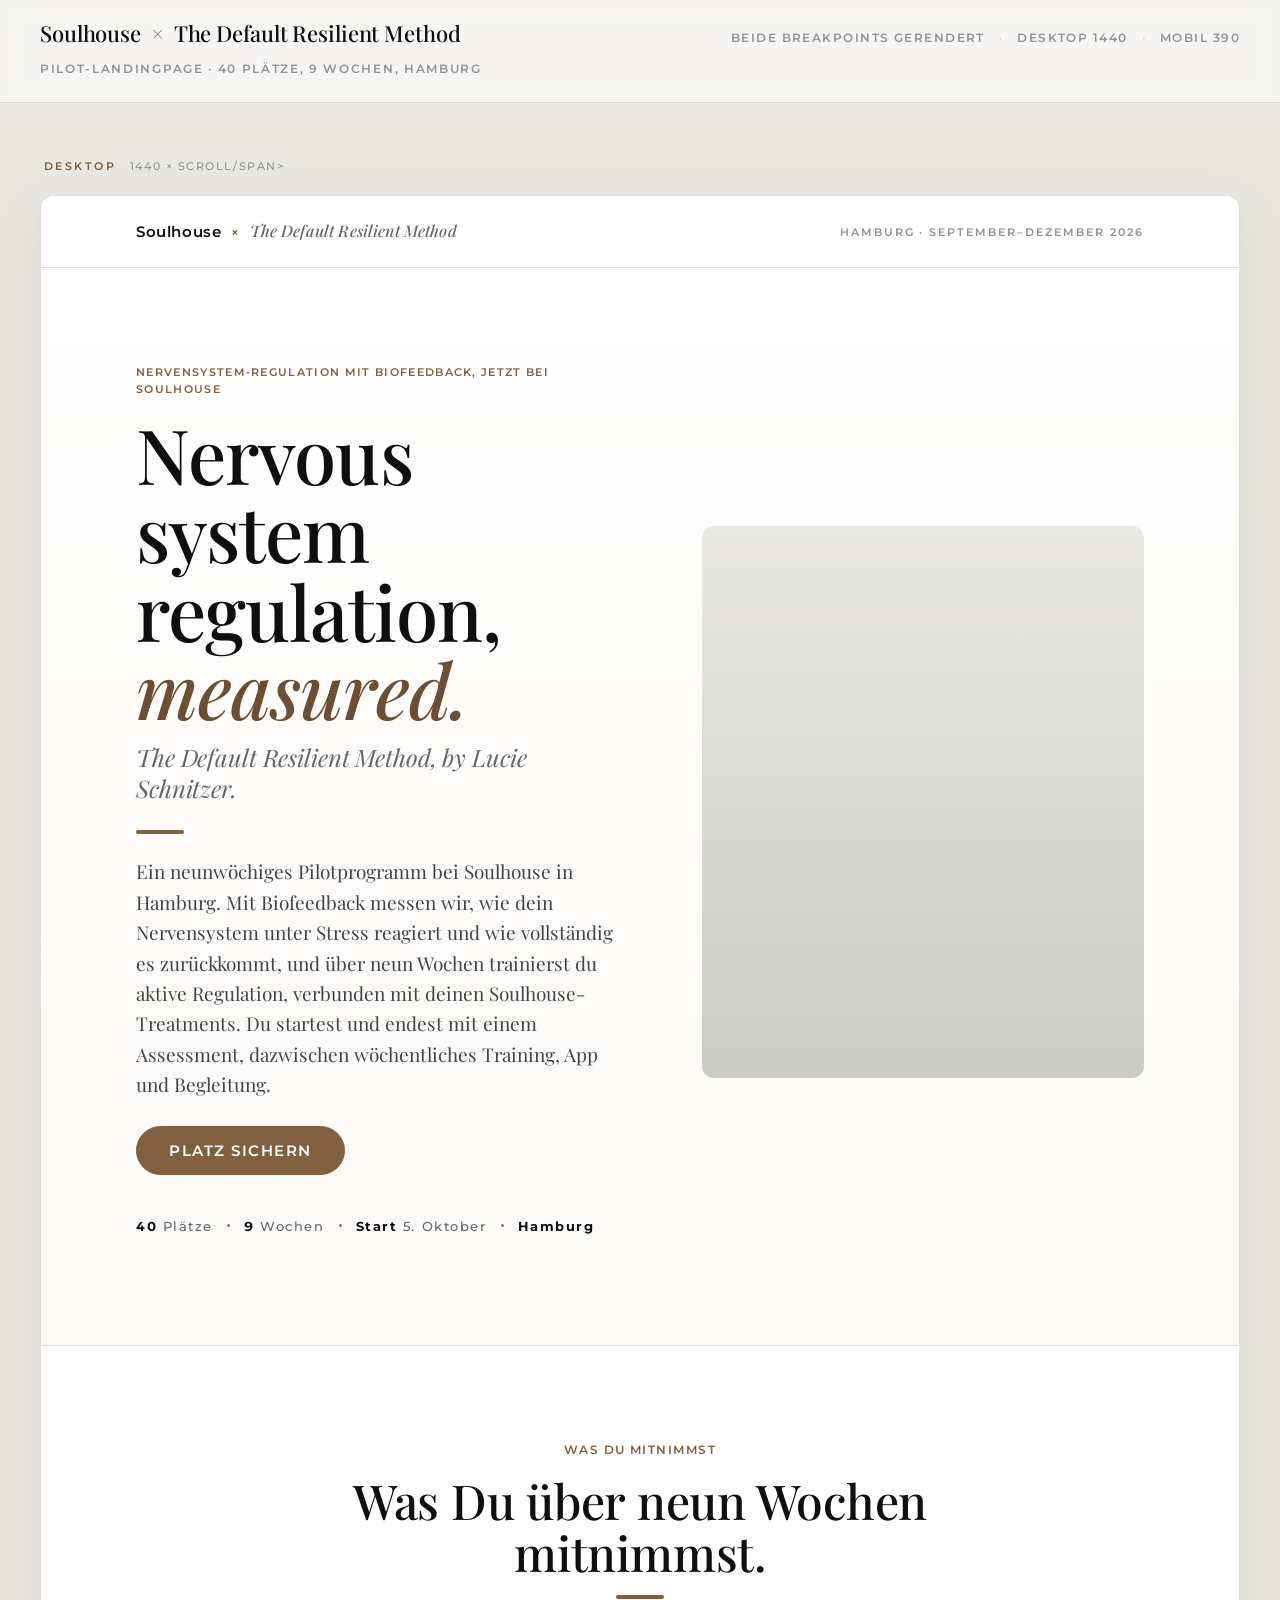
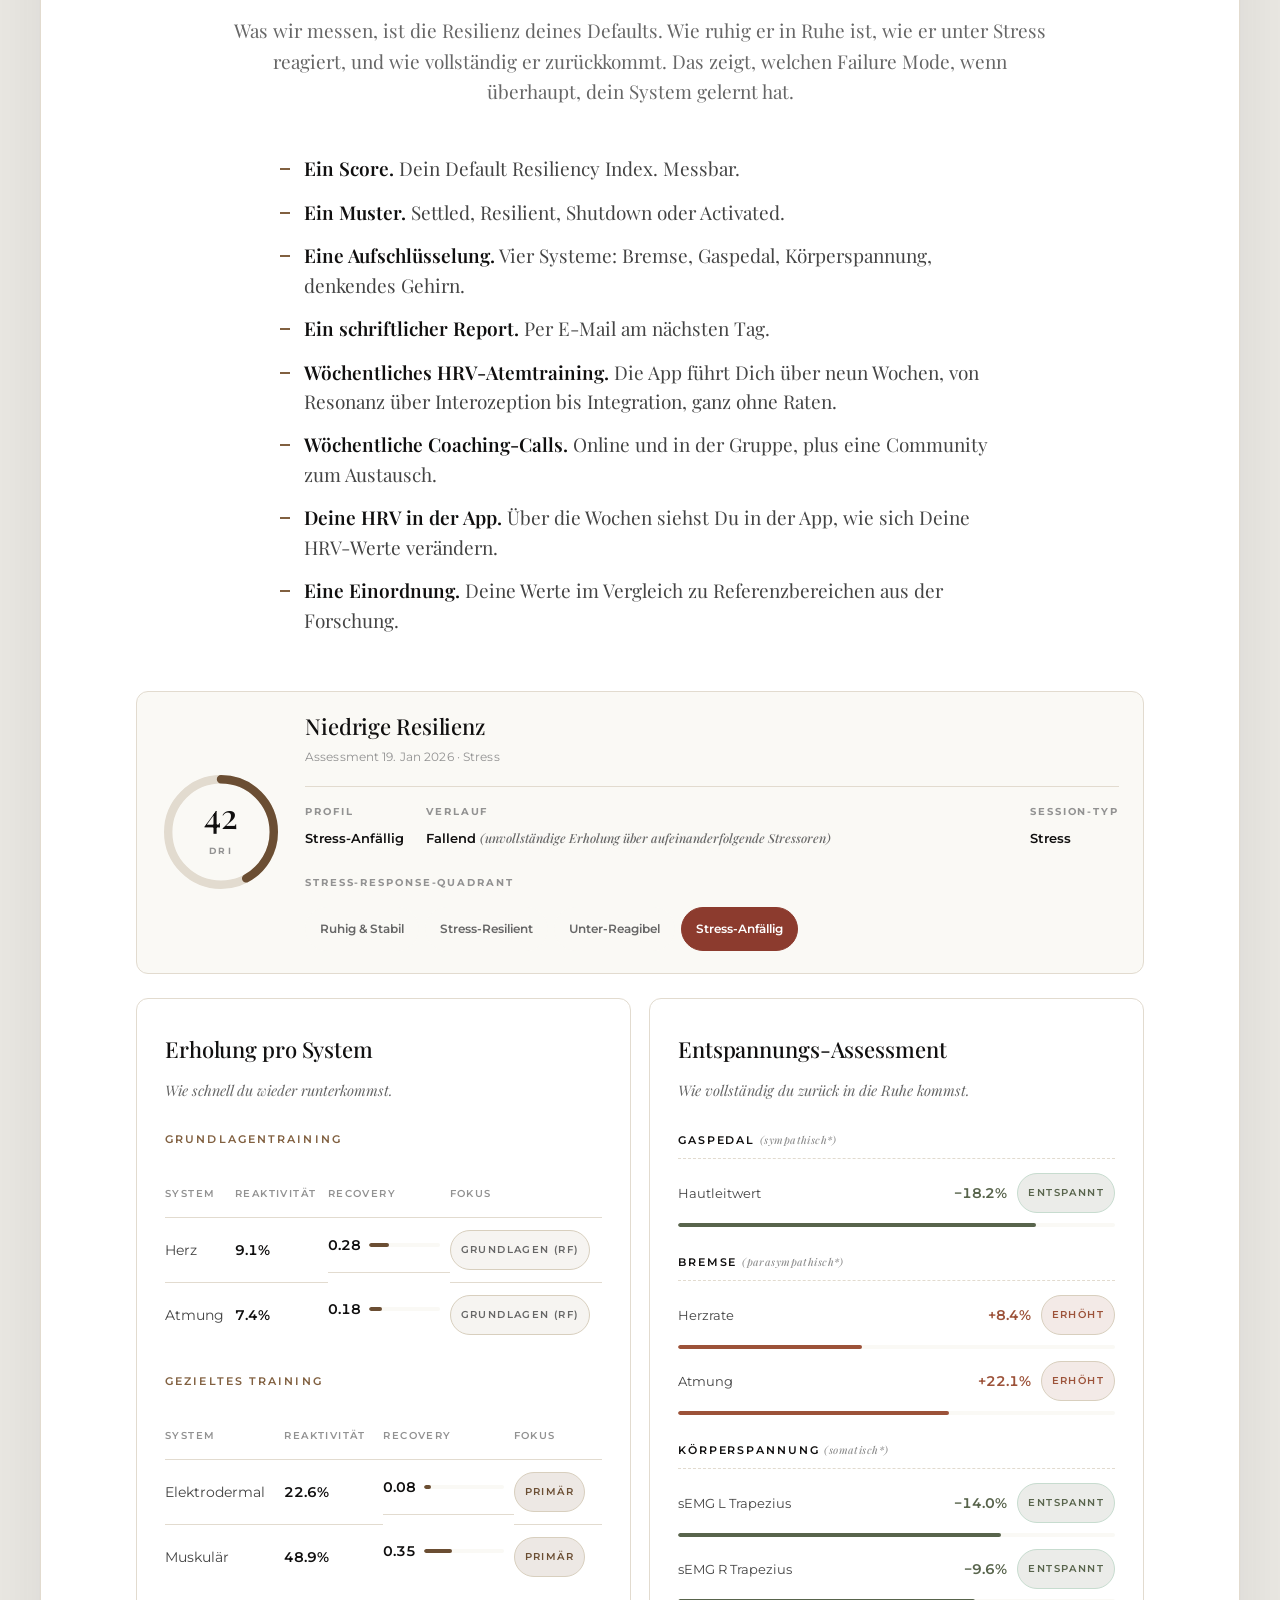
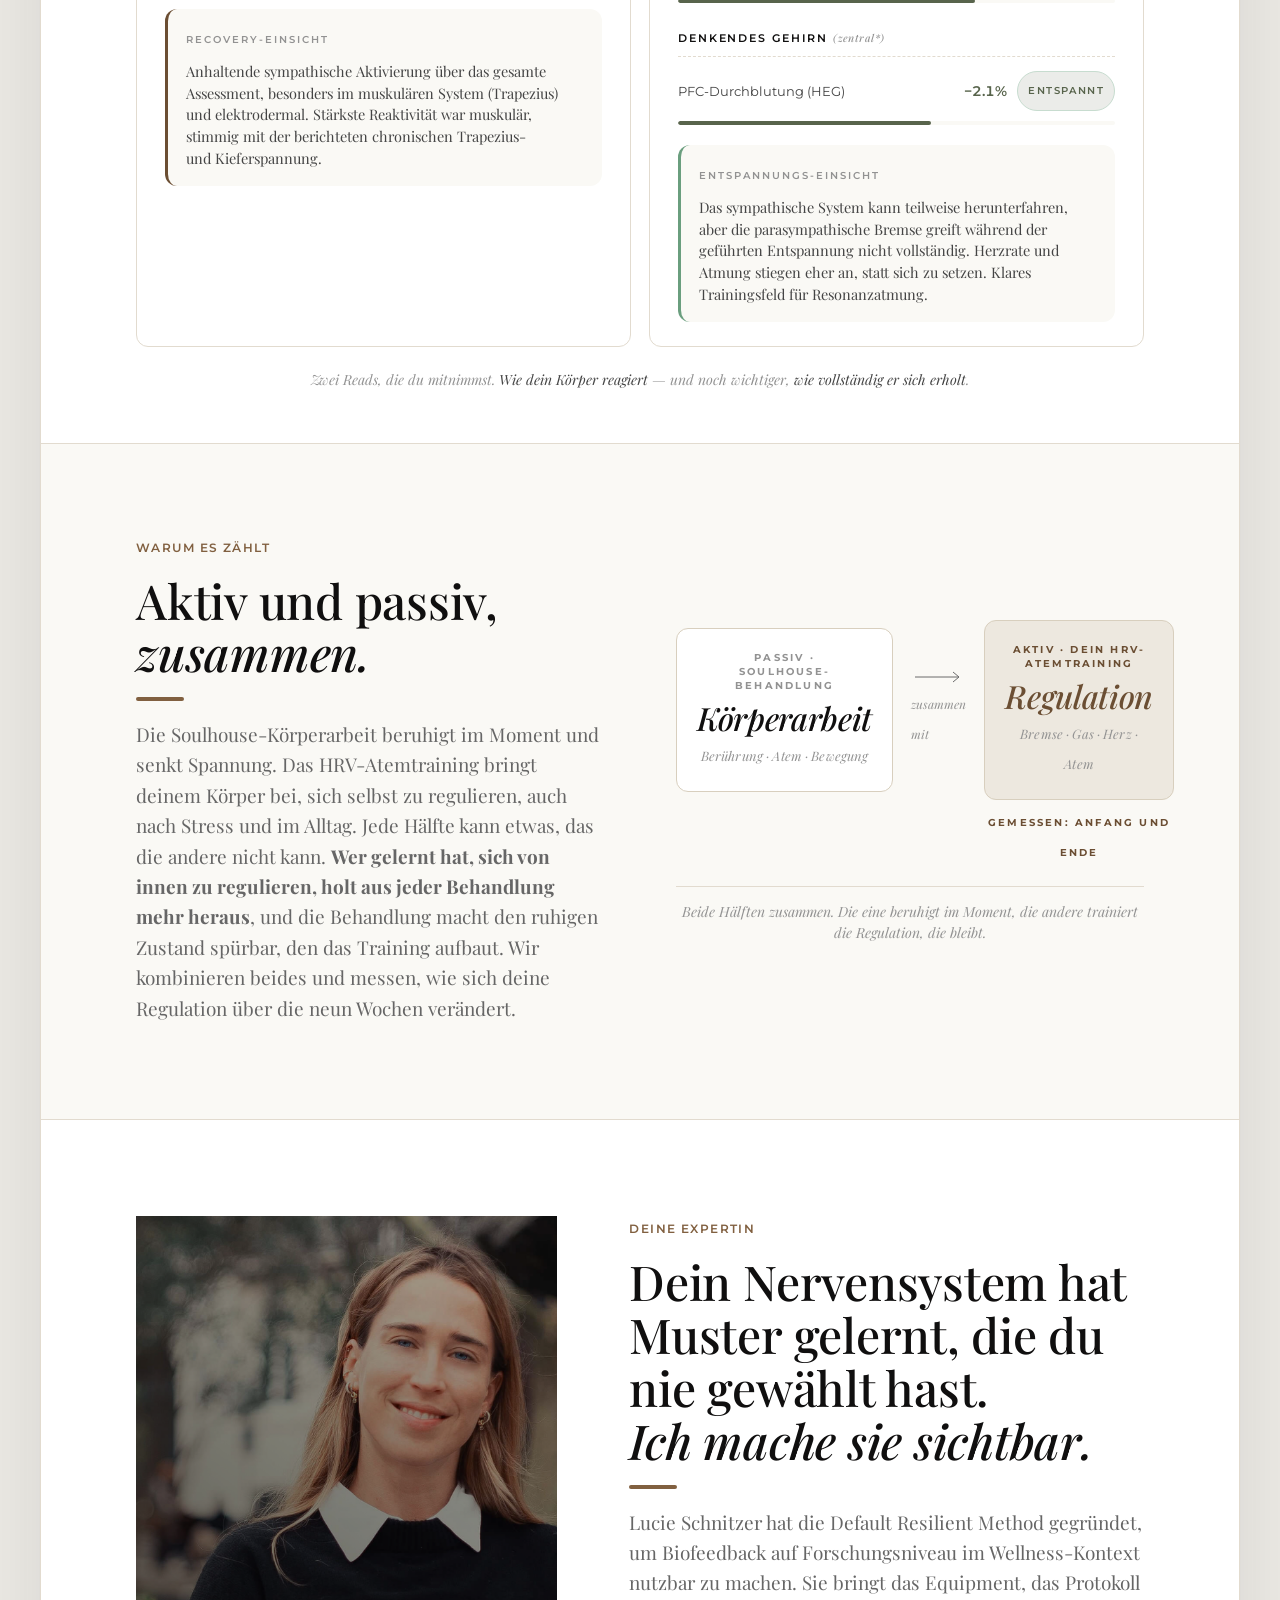
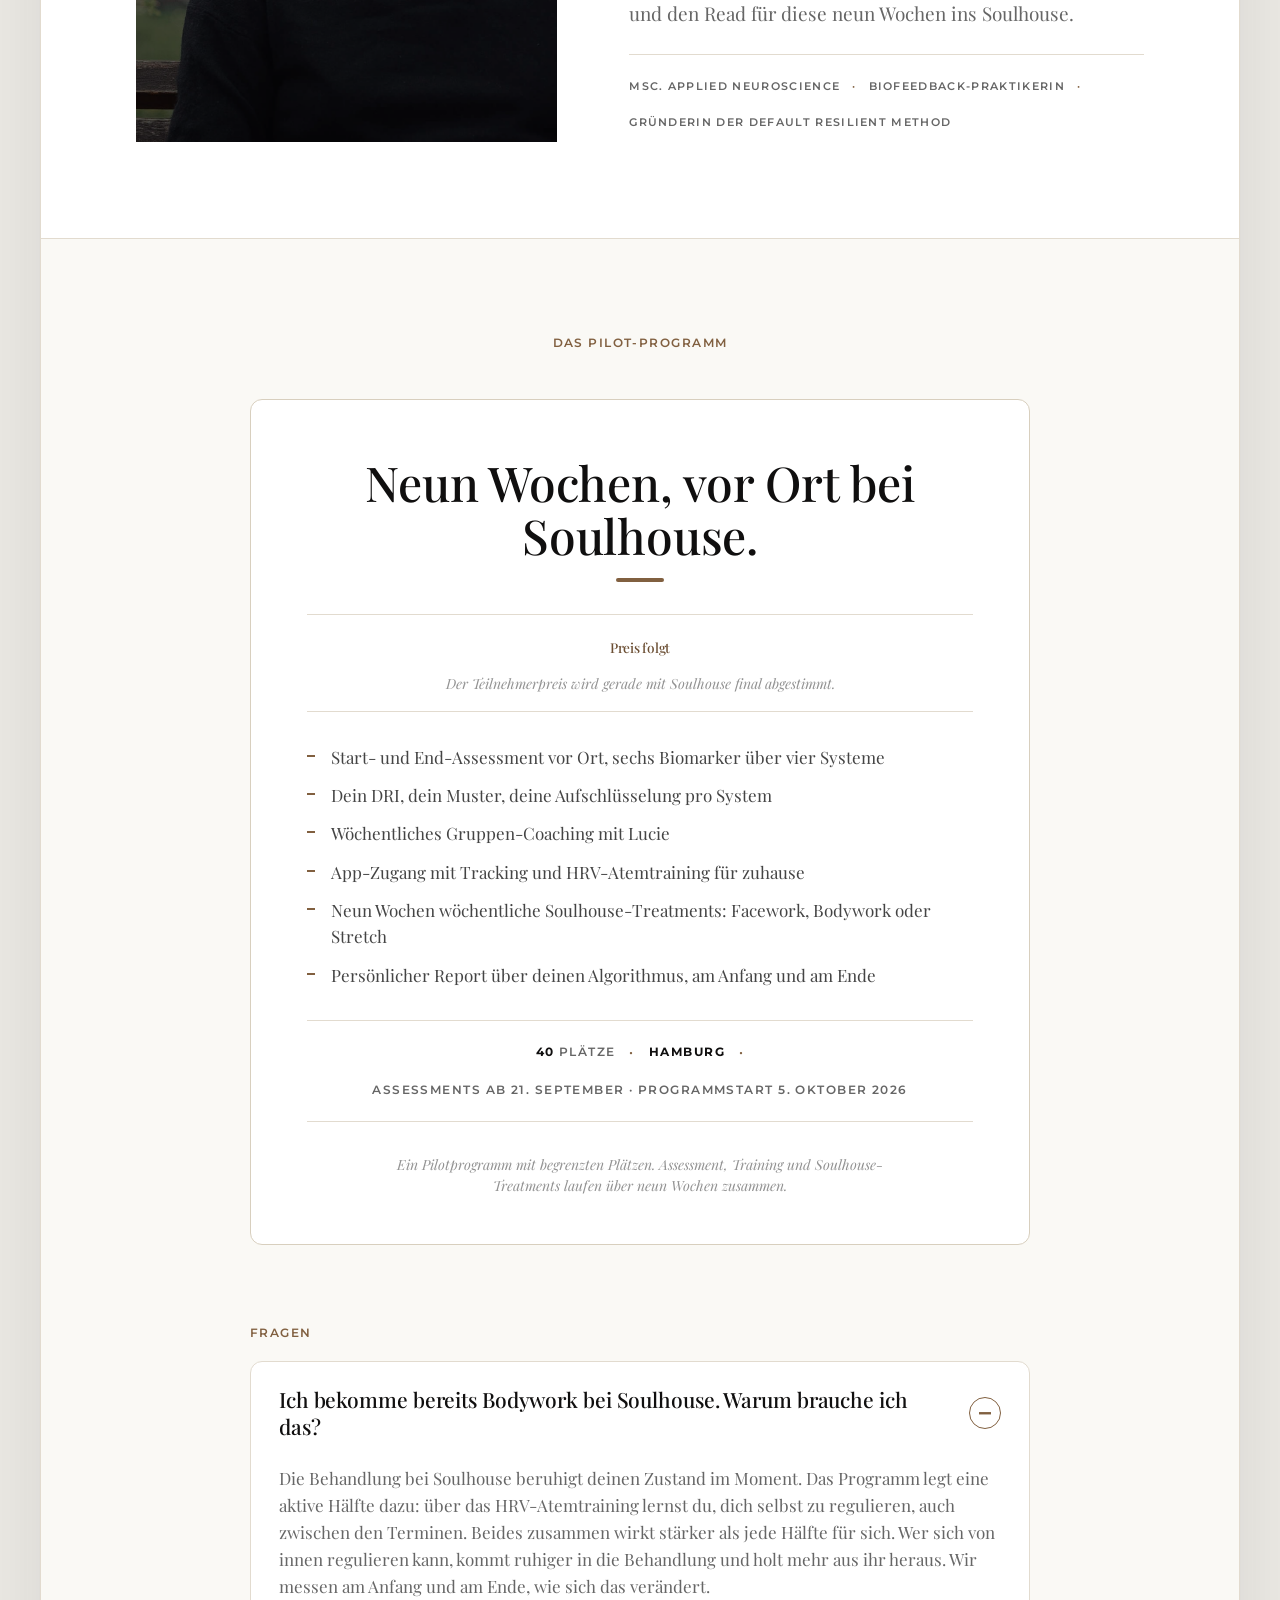
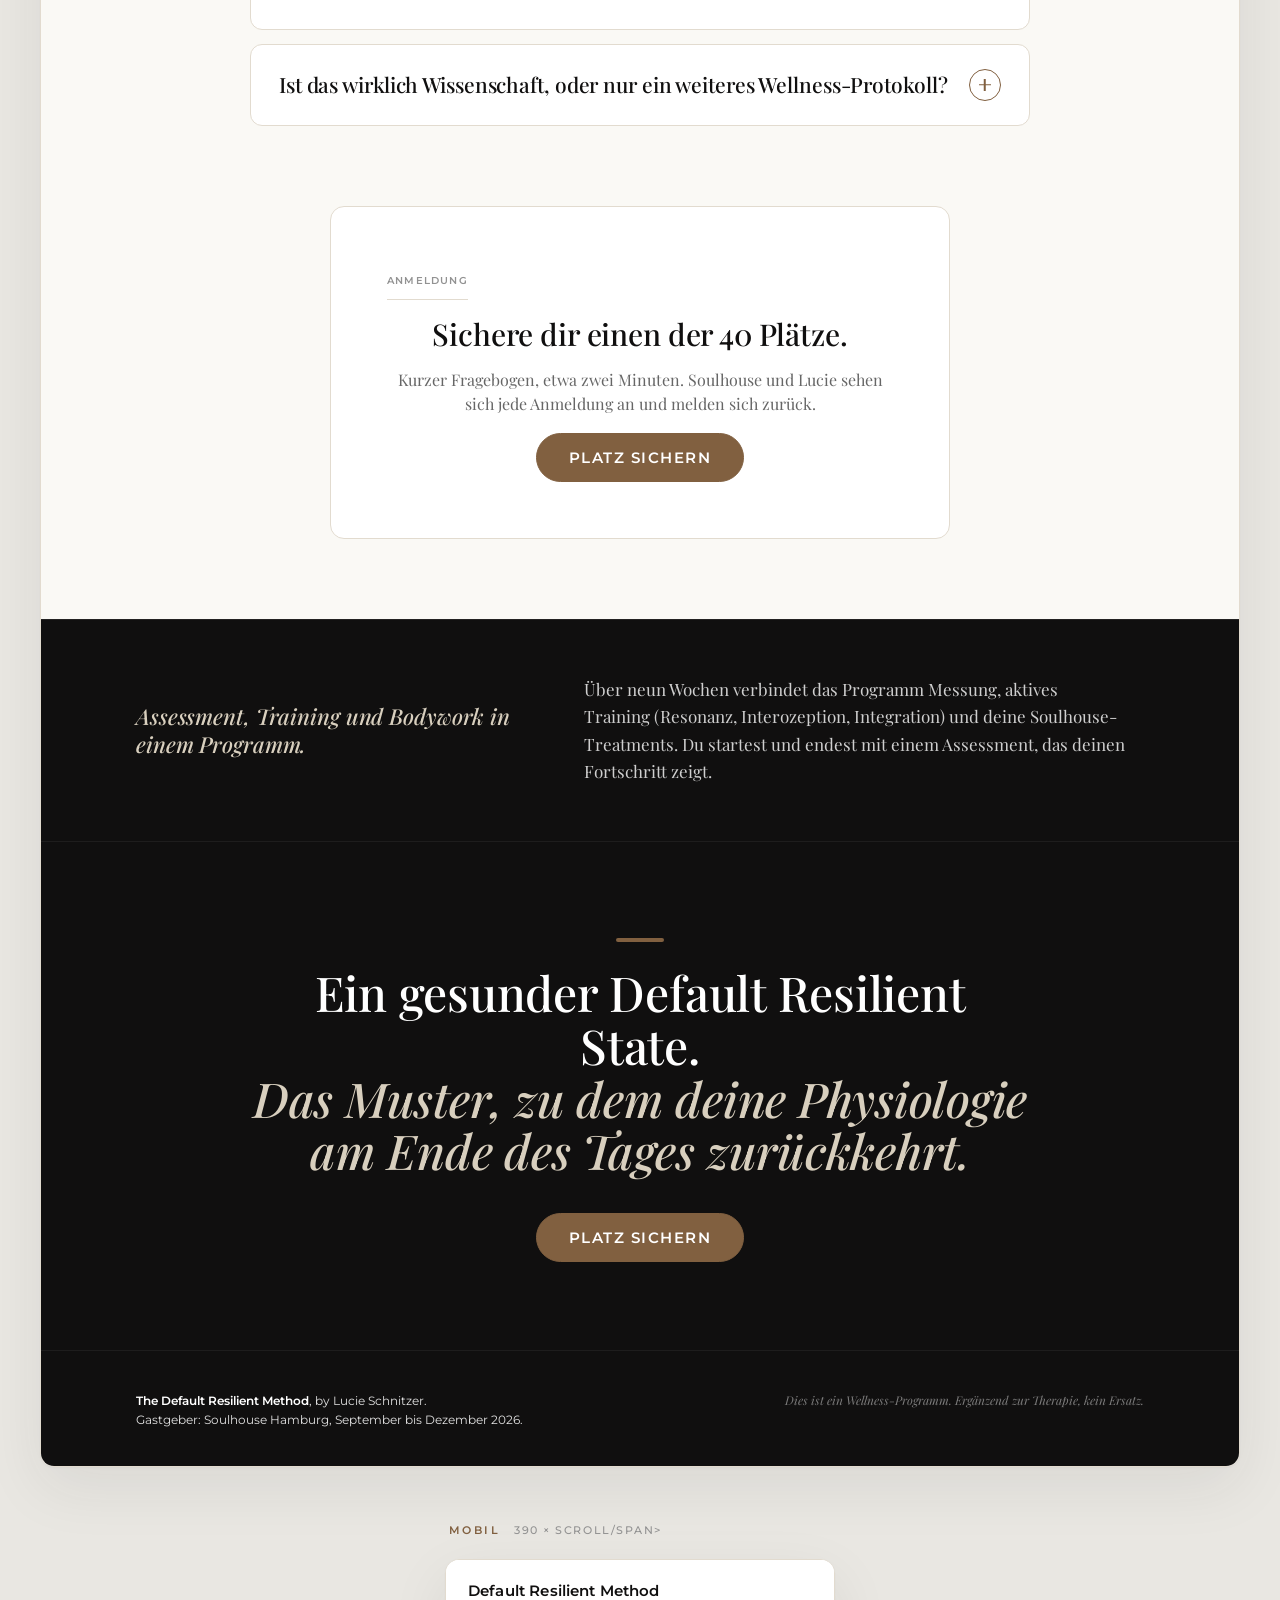
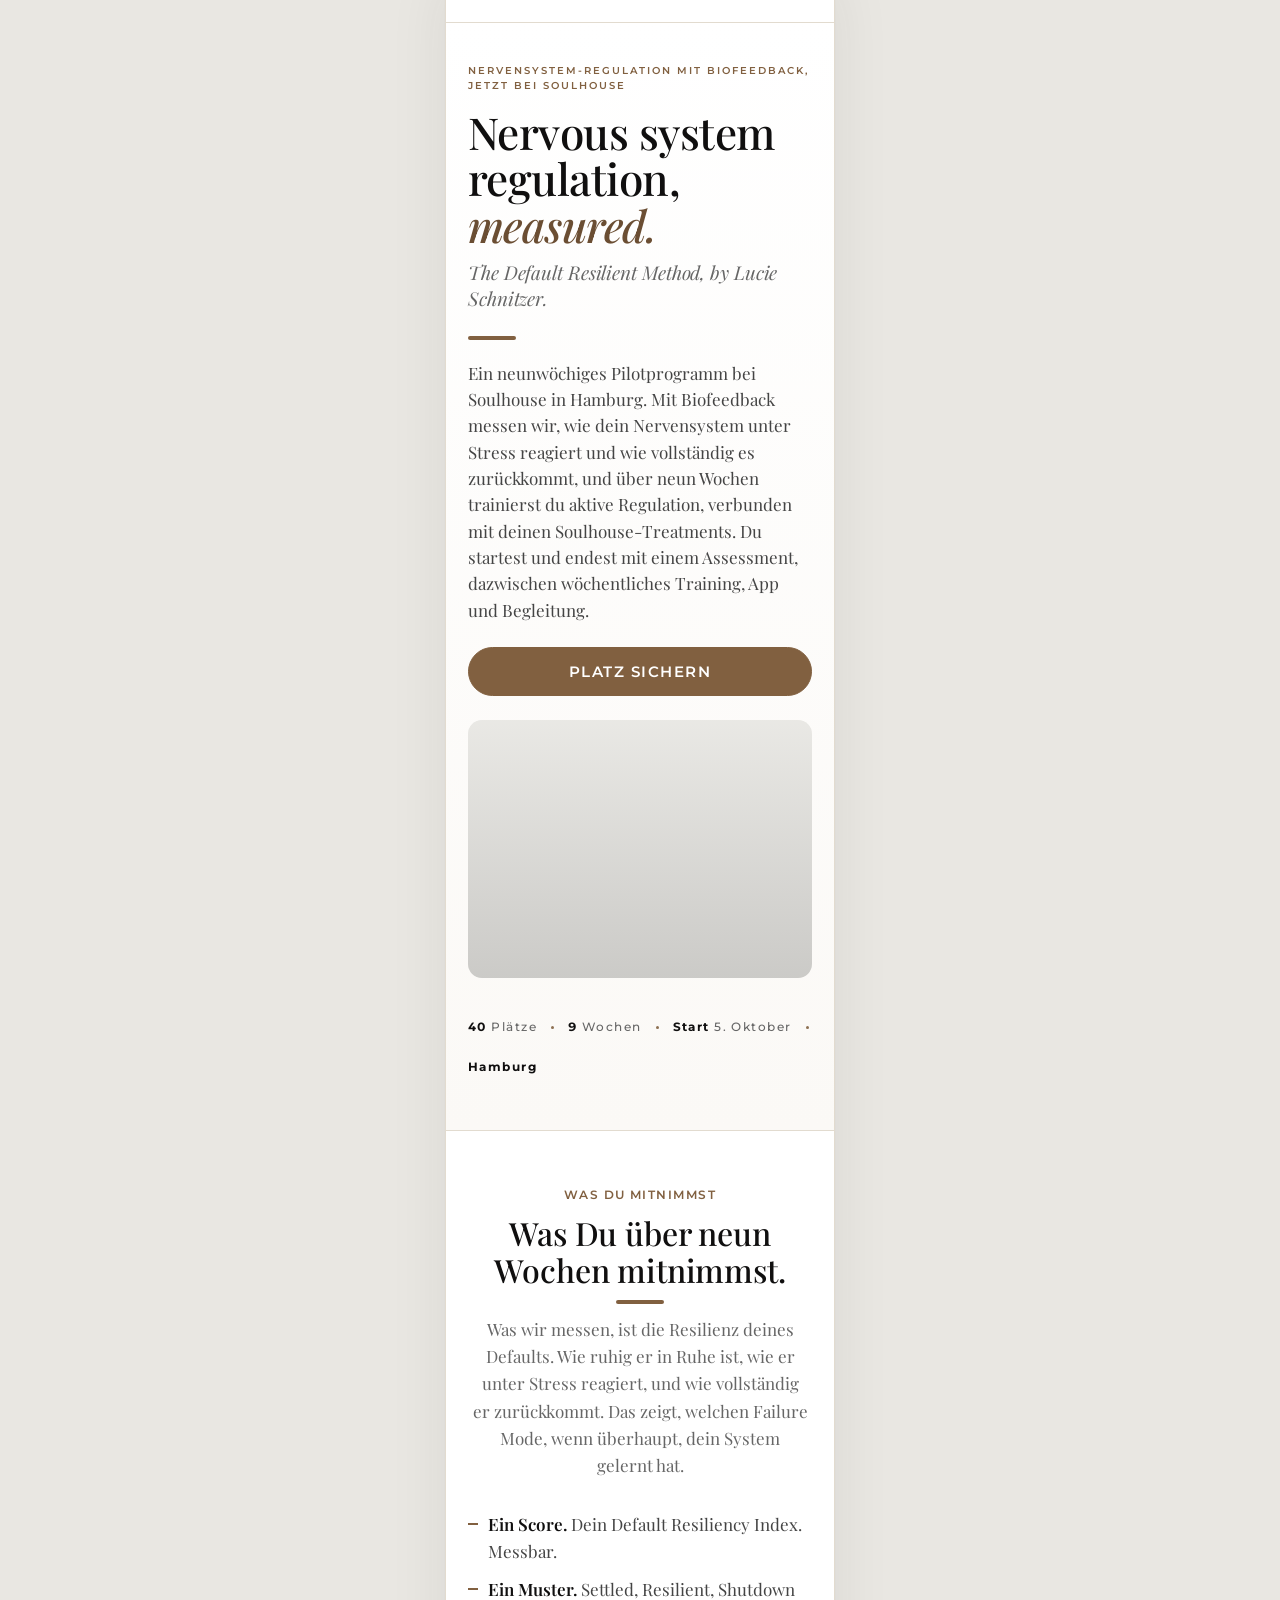
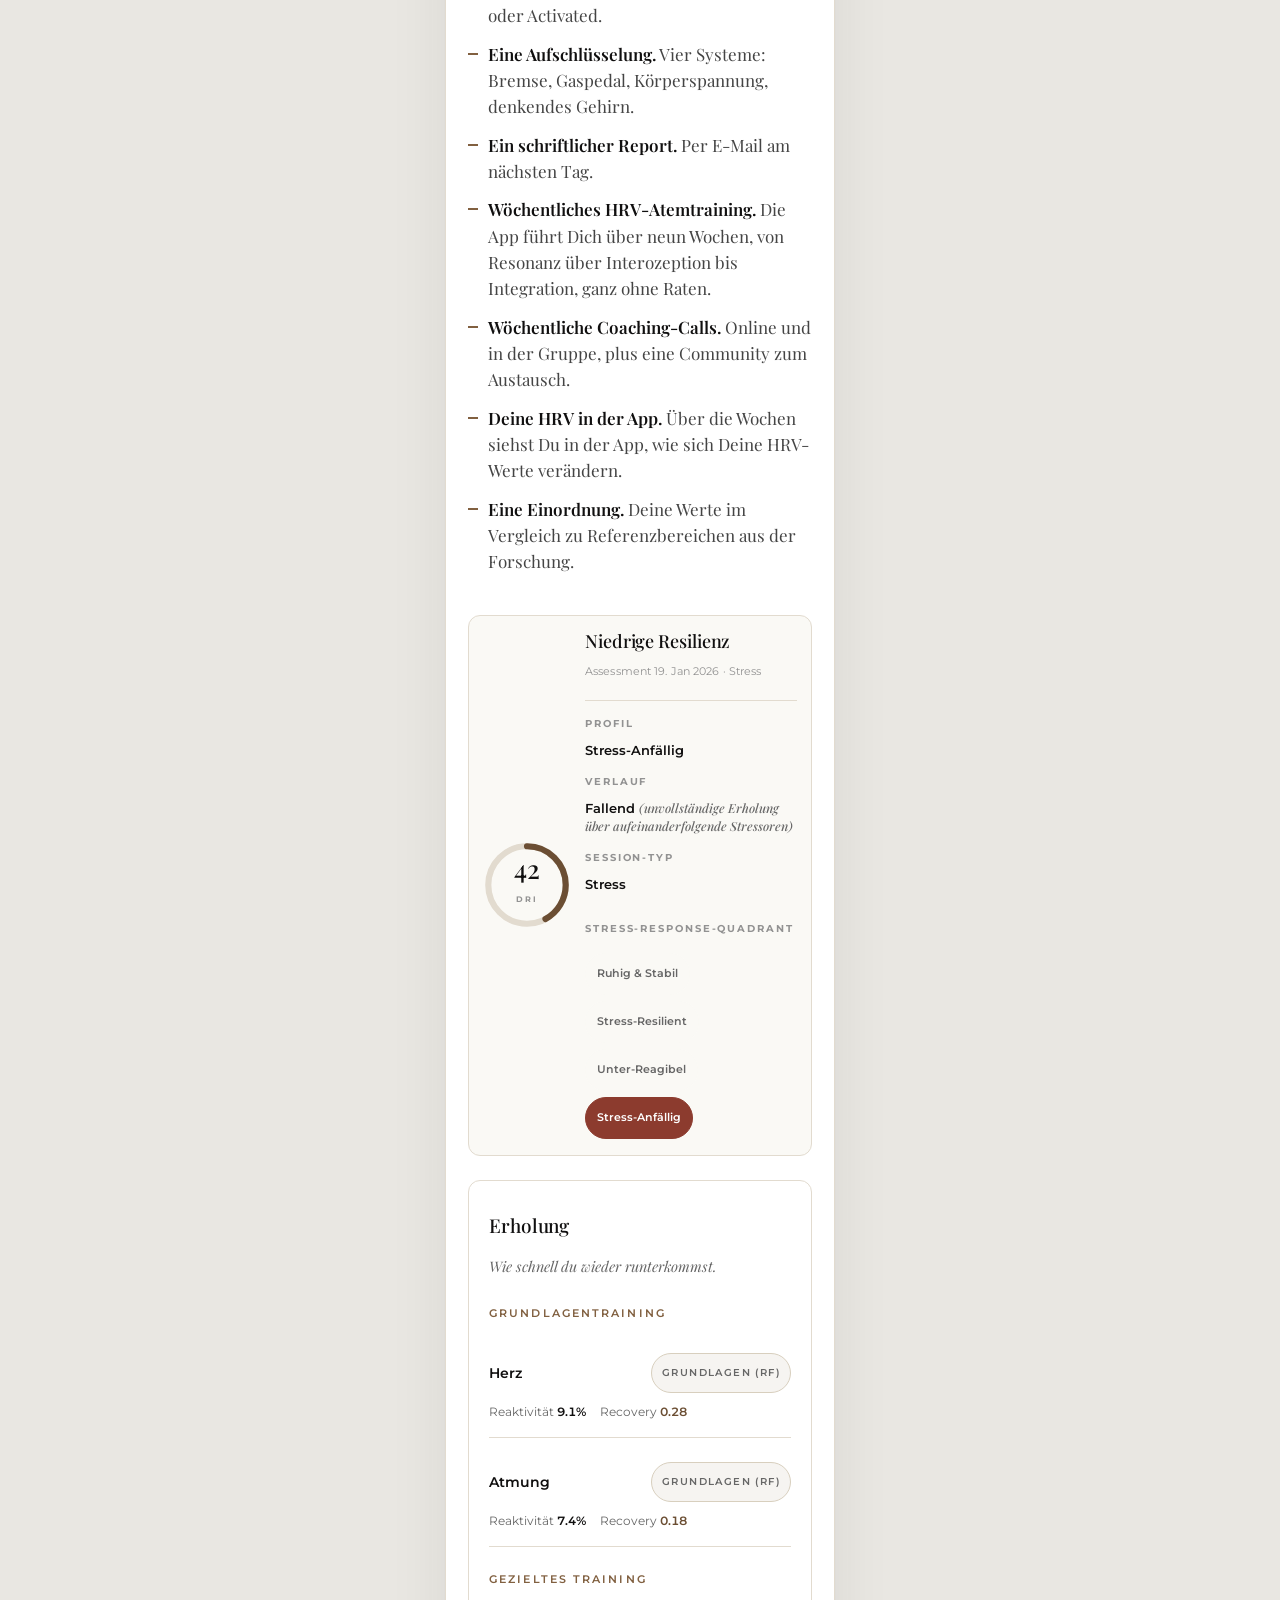
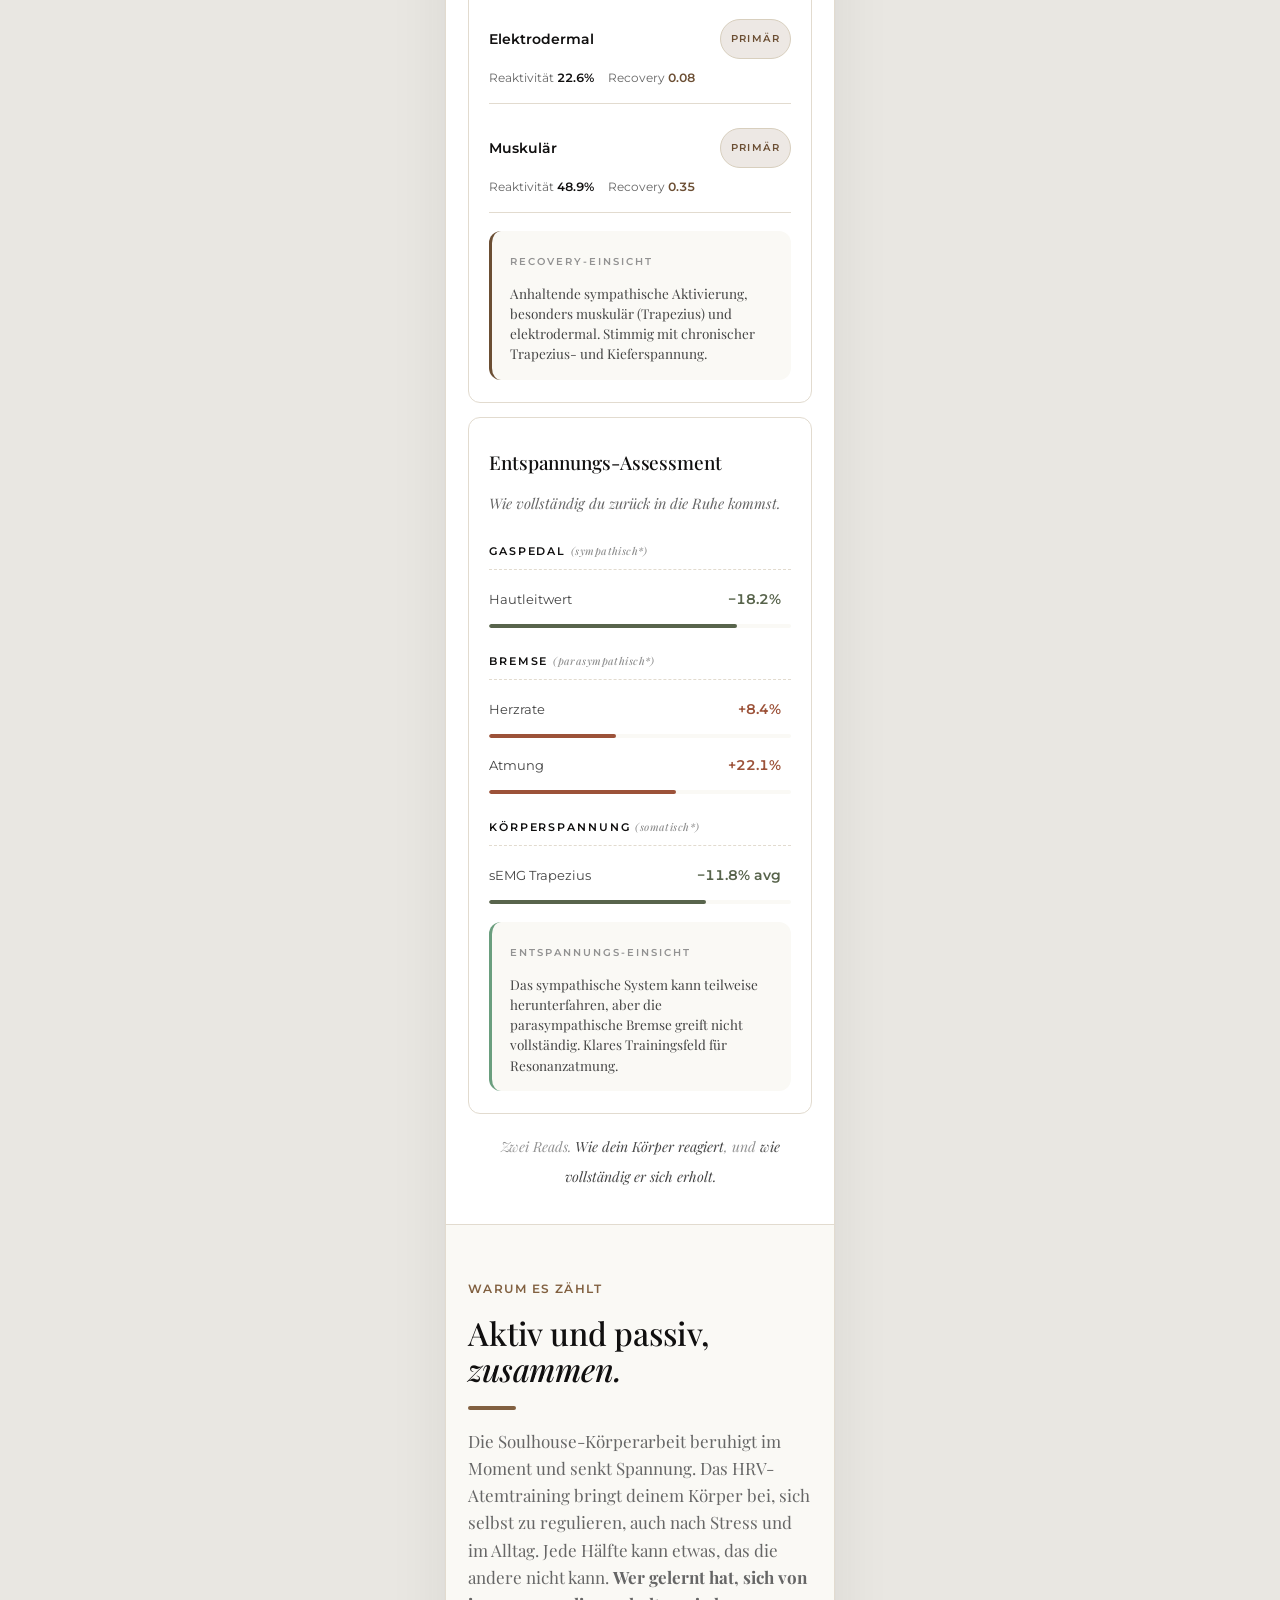
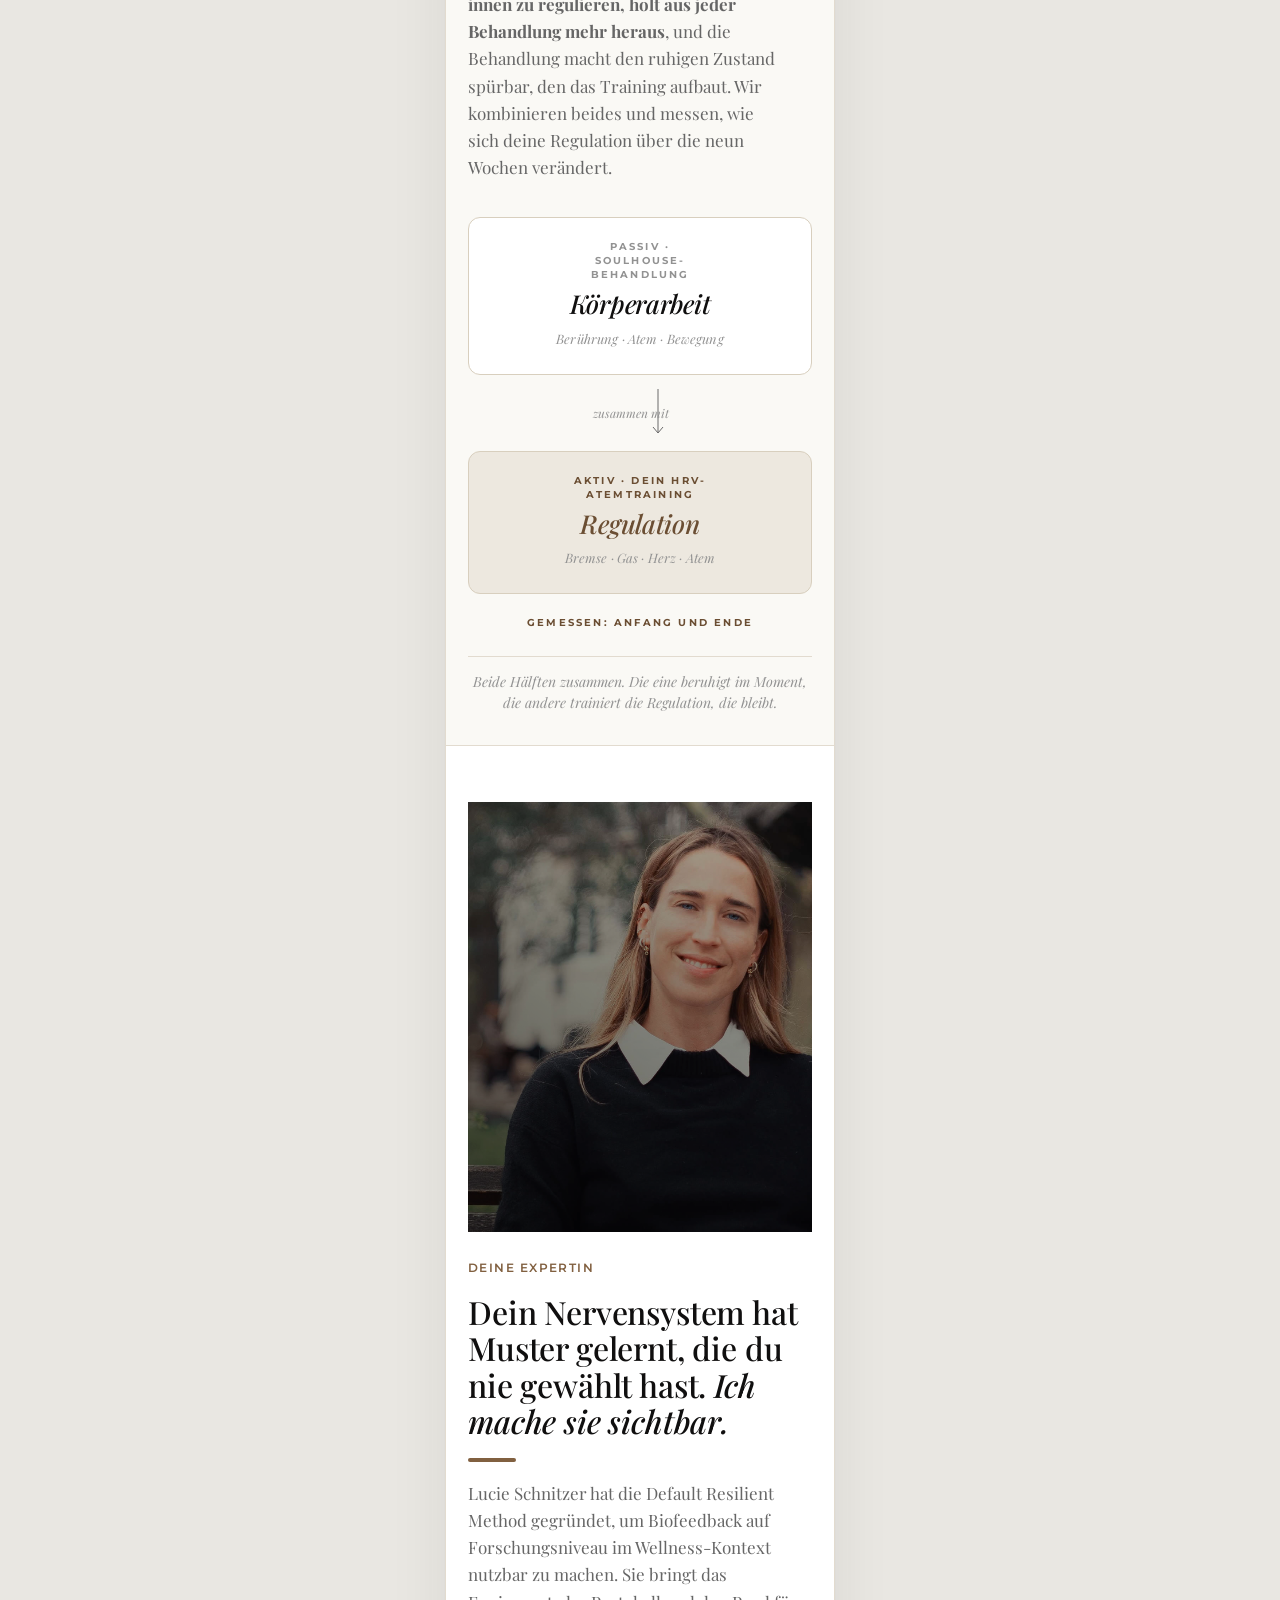
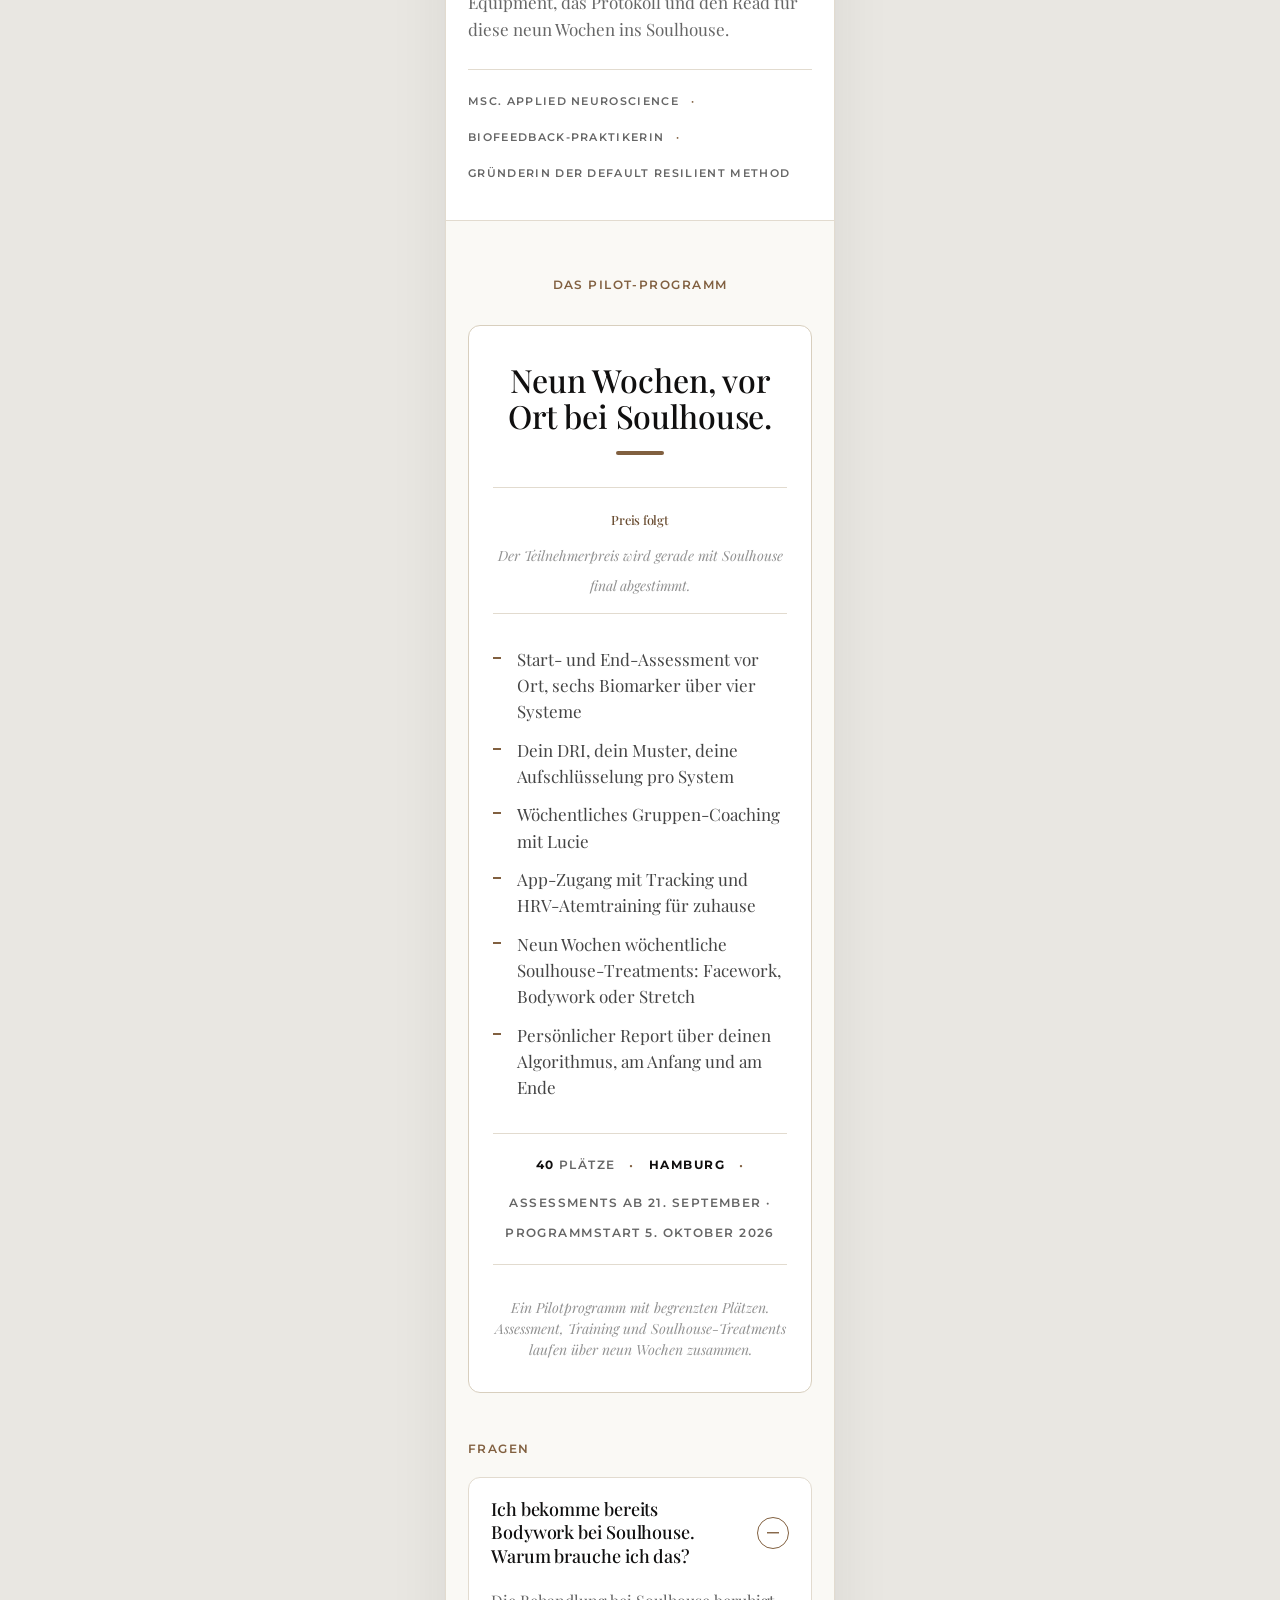
<file: index.html>
<!DOCTYPE html>
<html lang="de">
<head>
<meta charset="UTF-8" />
<meta name="viewport" content="width=device-width, initial-scale=1.0" />
<title>Soulhouse × Default Resilient Method — Pilot</title>
<meta http-equiv="refresh" content="0; url=./de.html" />
<link rel="canonical" href="./de.html" />
<script>window.location.replace('./de.html');</script>
</head>
<body>
<p>Weiter zur <a href="./de.html">Soulhouse-Pilot-Landingpage</a>.</p>
</body>
</html>
</file>
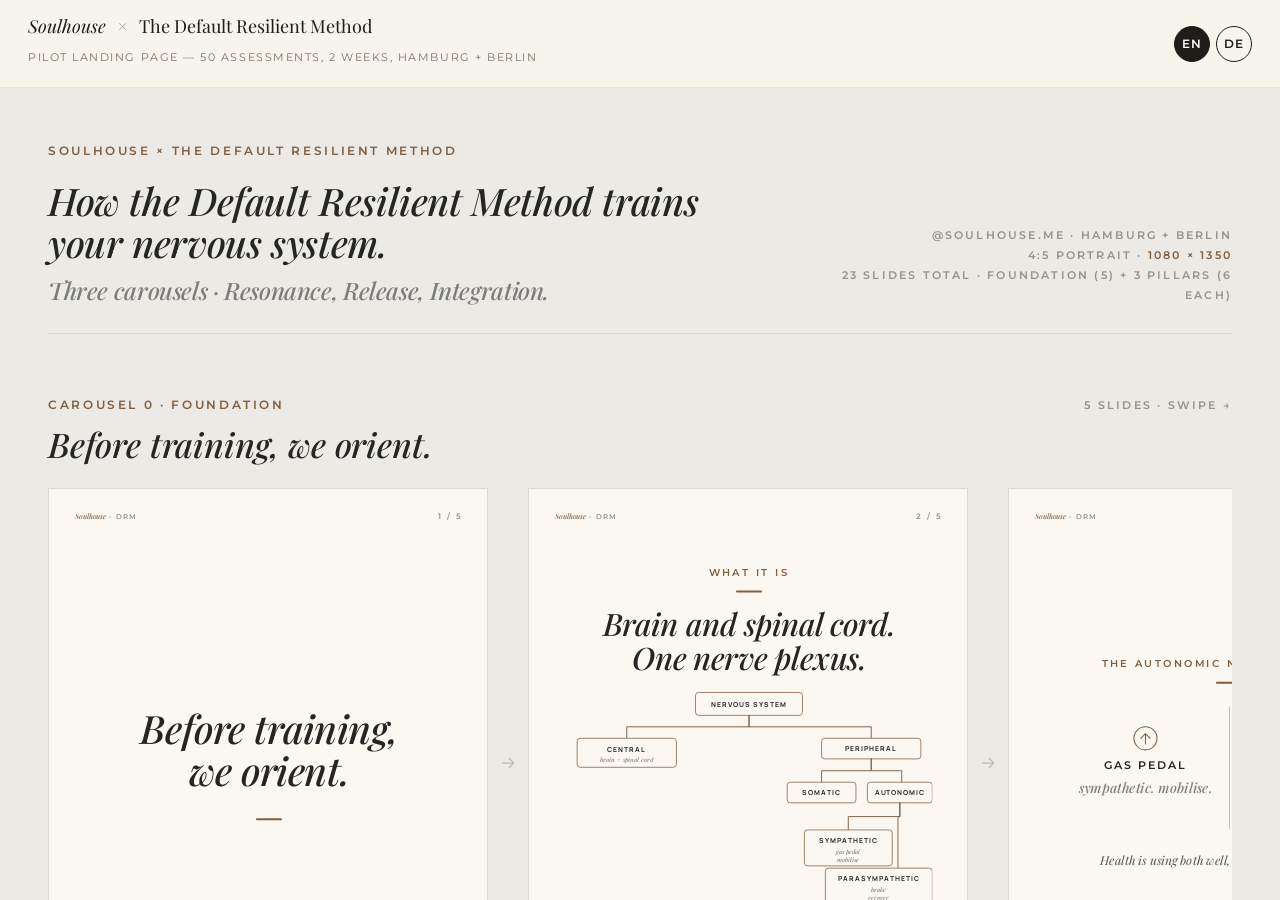
<file: training-carousels/index.html>
<!doctype html>
<html lang="en">
<head>
  <meta charset="utf-8" />
  <meta name="viewport" content="width=device-width, initial-scale=1" />
  <title>Soulhouse × DRM — Training Carousels</title>
  <link rel="stylesheet" href="colors_and_type.css" />
  <style>
    :root { --bar-h: 88px; --paper: #F7F4EC; --ink: #1f1d1a; --muted: #7a7366; --line: #E8E4DA; }
    html, body { margin: 0; height: 100%; background: var(--paper); color: var(--ink);
      font-family: var(--font-serif, 'Cormorant Garamond', Georgia, serif); }
    .topbar {
      position: fixed; inset: 0 0 auto 0; height: var(--bar-h);
      display: grid; grid-template-columns: 1fr auto; align-items: center;
      padding: 14px 28px; gap: 16px;
      background: var(--paper);
      border-bottom: 1px solid var(--line);
      z-index: 10;
    }
    .brand { font-size: 18px; line-height: 1.25; }
    .brand em { font-style: italic; }
    .brand .x { opacity: 0.45; margin: 0 8px; font-style: normal; }
    .kicker {
      font-family: var(--font-sans, system-ui, sans-serif);
      font-size: 11px; letter-spacing: 0.14em; text-transform: uppercase;
      color: var(--muted); margin-top: 4px;
    }
    .toggle { display: inline-flex; gap: 6px; }
    .toggle button {
      width: 36px; height: 36px; border-radius: 50%;
      border: 1px solid var(--ink); background: transparent;
      font: 600 12px/1 var(--font-sans, system-ui, sans-serif); letter-spacing: 0.1em;
      cursor: pointer; color: var(--ink);
      transition: background 120ms ease, color 120ms ease;
    }
    .toggle button[aria-pressed="true"] { background: var(--ink); color: #fff; }
    .toggle button:focus-visible { outline: 2px solid var(--ink); outline-offset: 3px; }
    .frame {
      position: fixed; inset: var(--bar-h) 0 0 0;
      width: 100%; height: calc(100% - var(--bar-h));
      border: 0; background: var(--paper);
    }
  </style>
</head>
<body>
  <header class="topbar">
    <div>
      <div class="brand"><em>Soulhouse</em> <span class="x">×</span> The Default Resilient Method</div>
      <div class="kicker">Pilot landing page — 50 assessments, 2 weeks, Hamburg + Berlin</div>
    </div>
    <div class="toggle" role="group" aria-label="Language">
      <button data-lang="en" aria-pressed="true">EN</button>
      <button data-lang="de" aria-pressed="false">DE</button>
    </div>
  </header>

  <iframe id="frame" class="frame" src="en.html" title="Training Carousels"></iframe>

  <script>
    const frame = document.getElementById('frame');
    const buttons = document.querySelectorAll('.toggle button');
    const initial = new URLSearchParams(location.search).get('lang')
      || localStorage.getItem('drm_lang') || 'en';
    setLang(initial, false);

    buttons.forEach(b => b.addEventListener('click', () => setLang(b.dataset.lang, true)));

    function setLang(lang, persist) {
      if (lang !== 'en' && lang !== 'de') lang = 'en';
      frame.src = lang + '.html';
      buttons.forEach(b => b.setAttribute('aria-pressed', b.dataset.lang === lang ? 'true' : 'false'));
      document.documentElement.lang = lang;
      if (persist) {
        localStorage.setItem('drm_lang', lang);
        const u = new URL(location.href);
        u.searchParams.set('lang', lang);
        history.replaceState(null, '', u);
      }
    }
  </script>
</body>
</html>
</file>
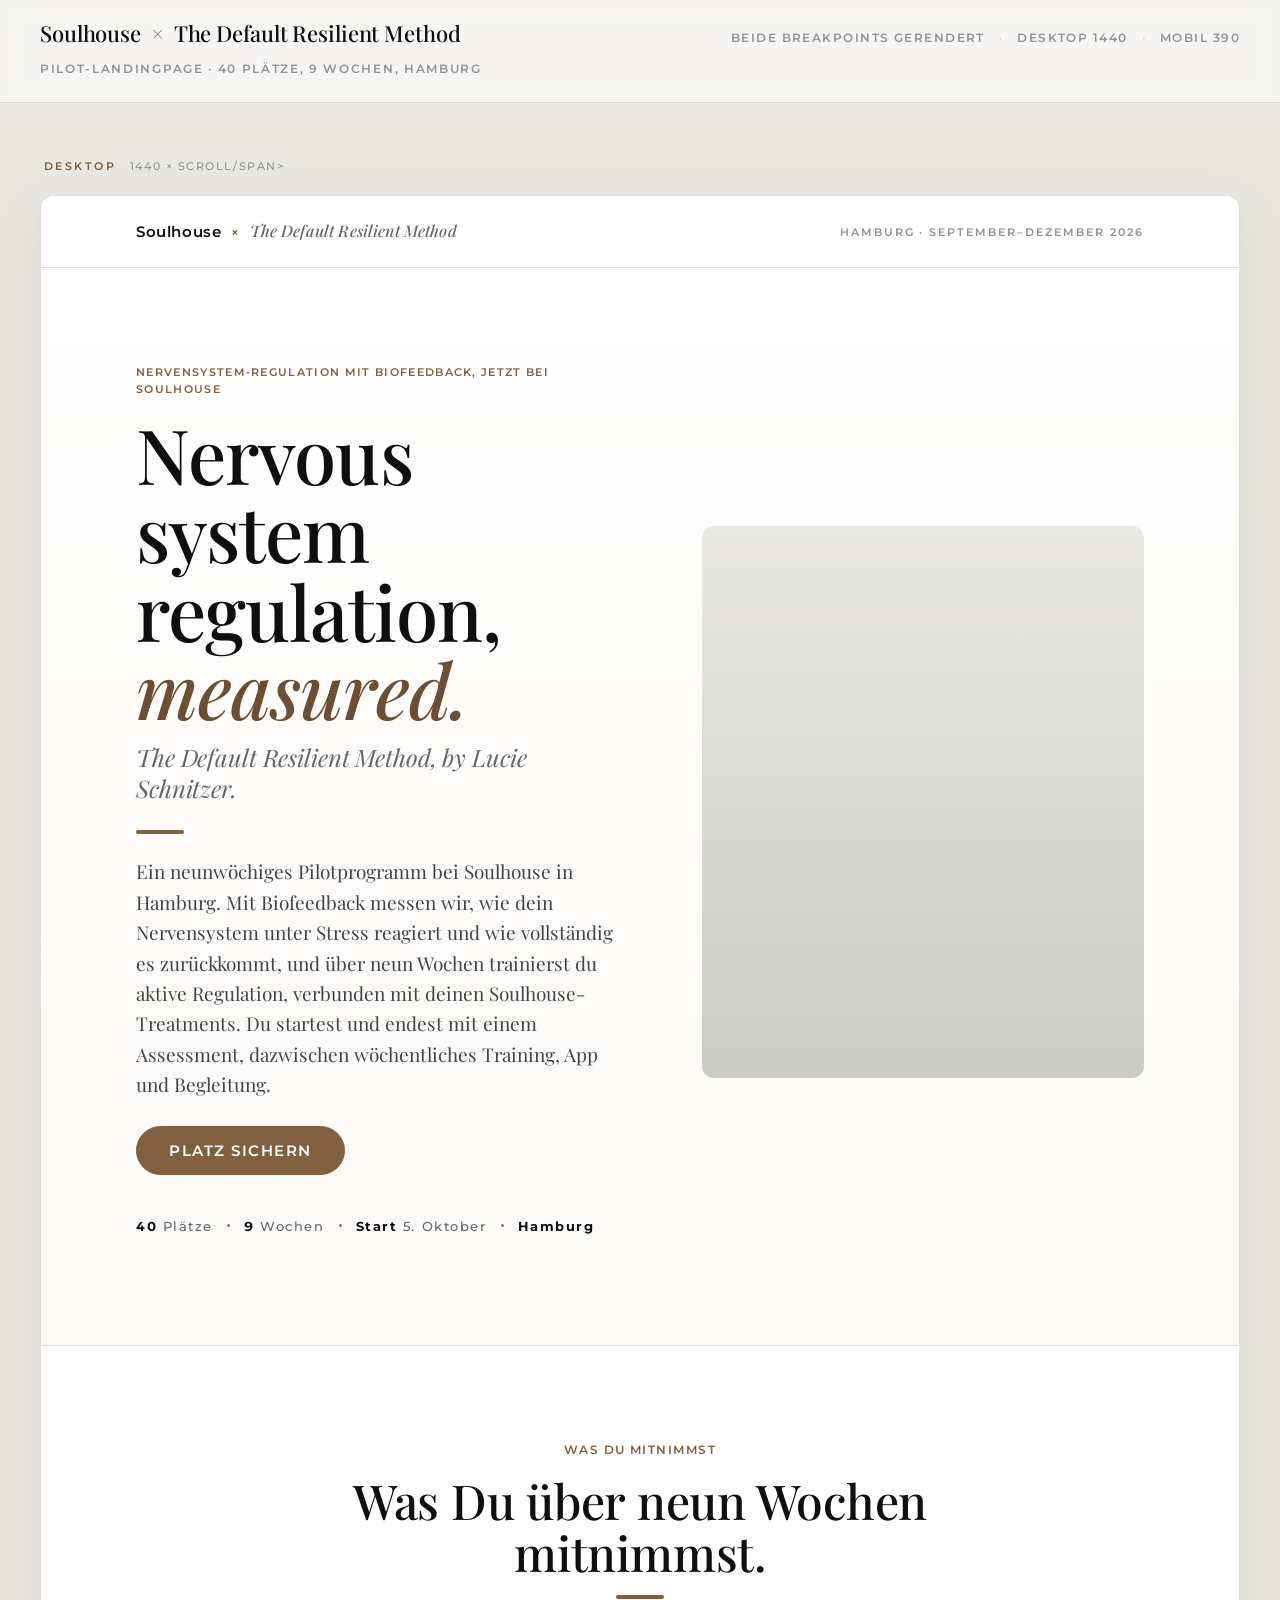
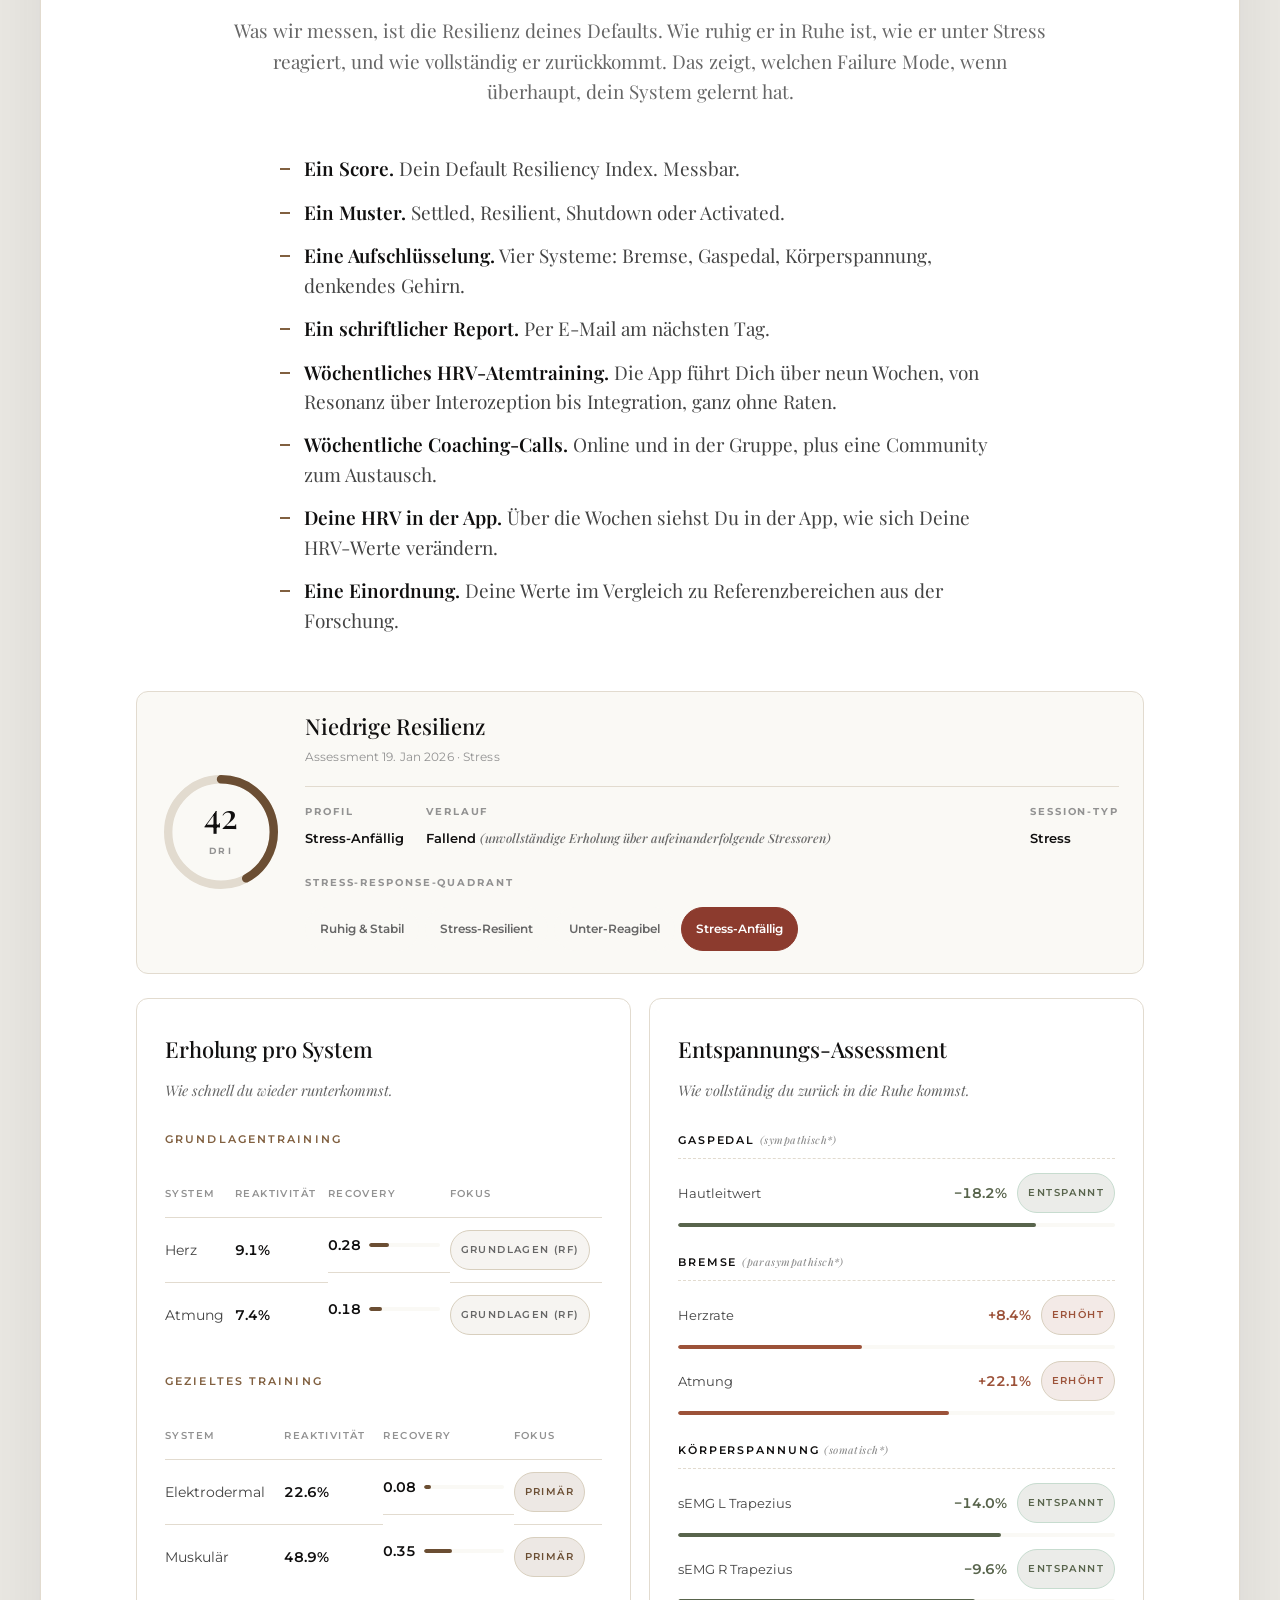
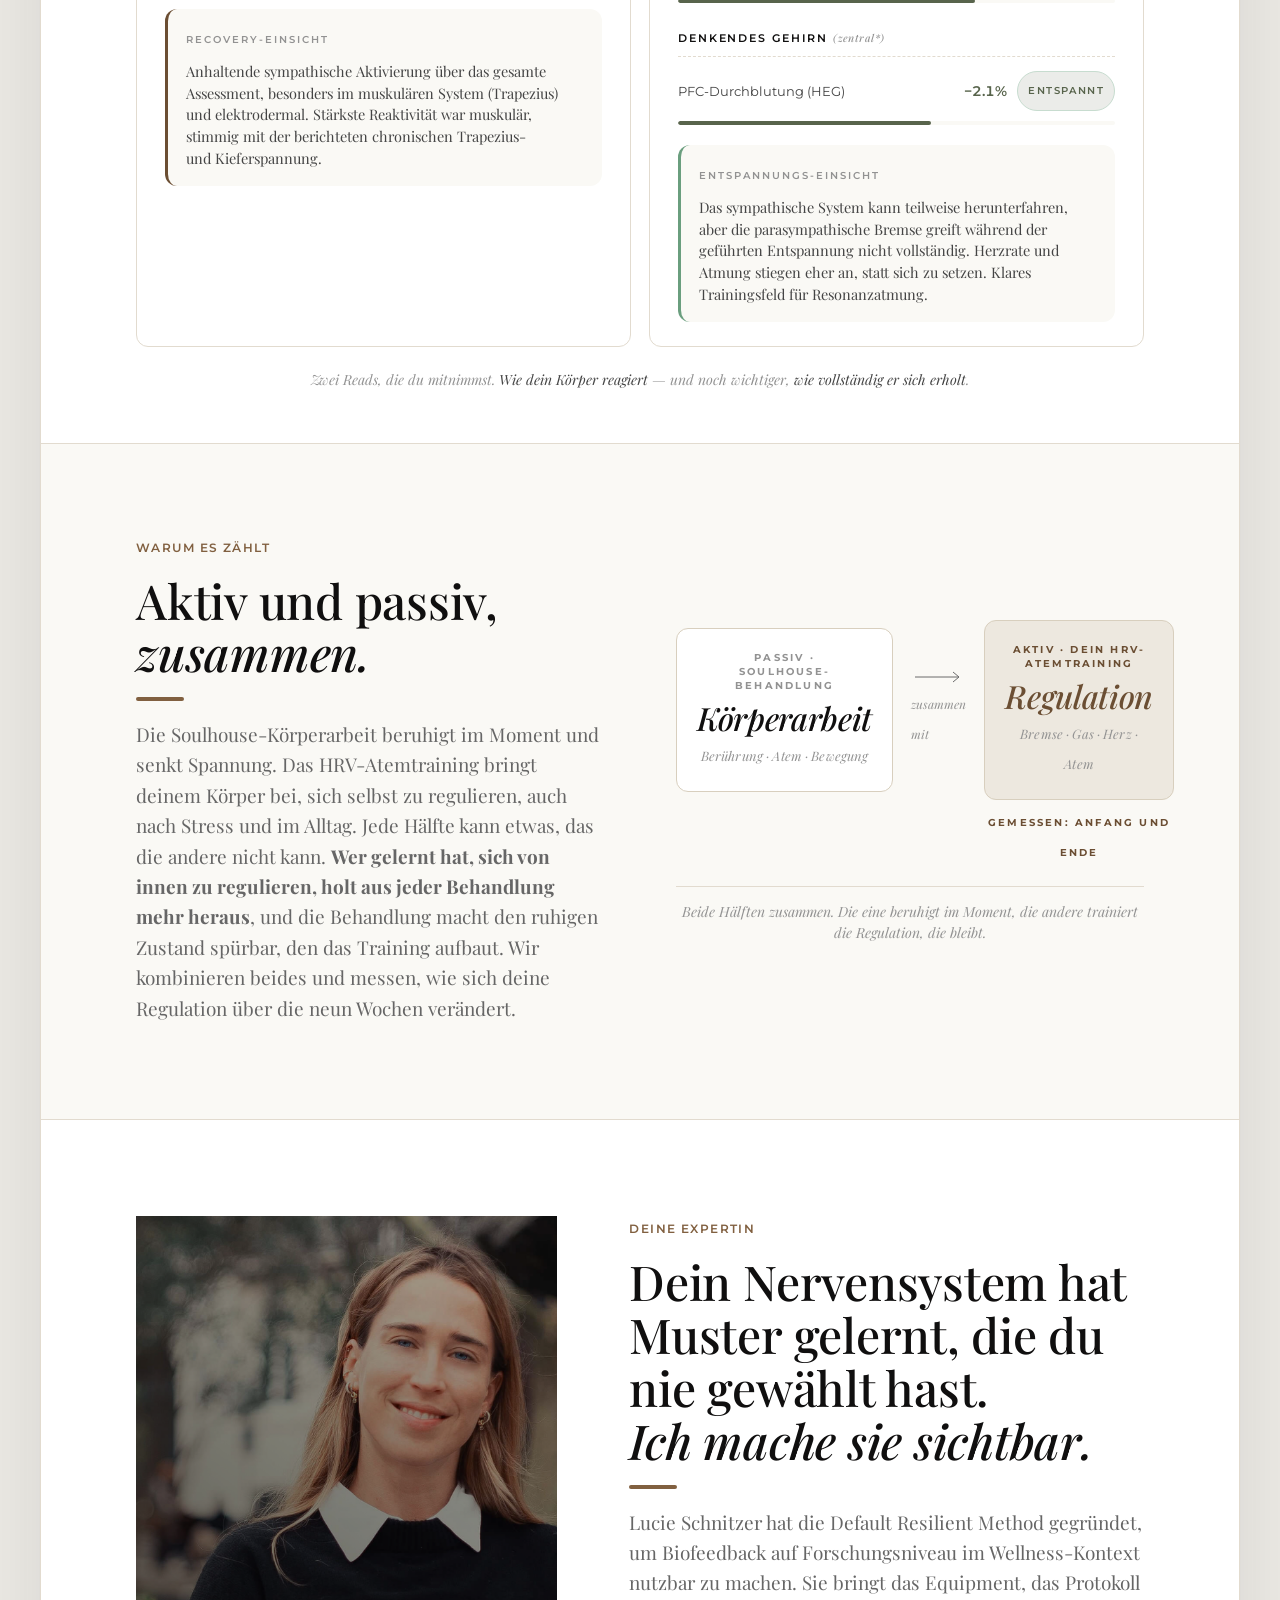
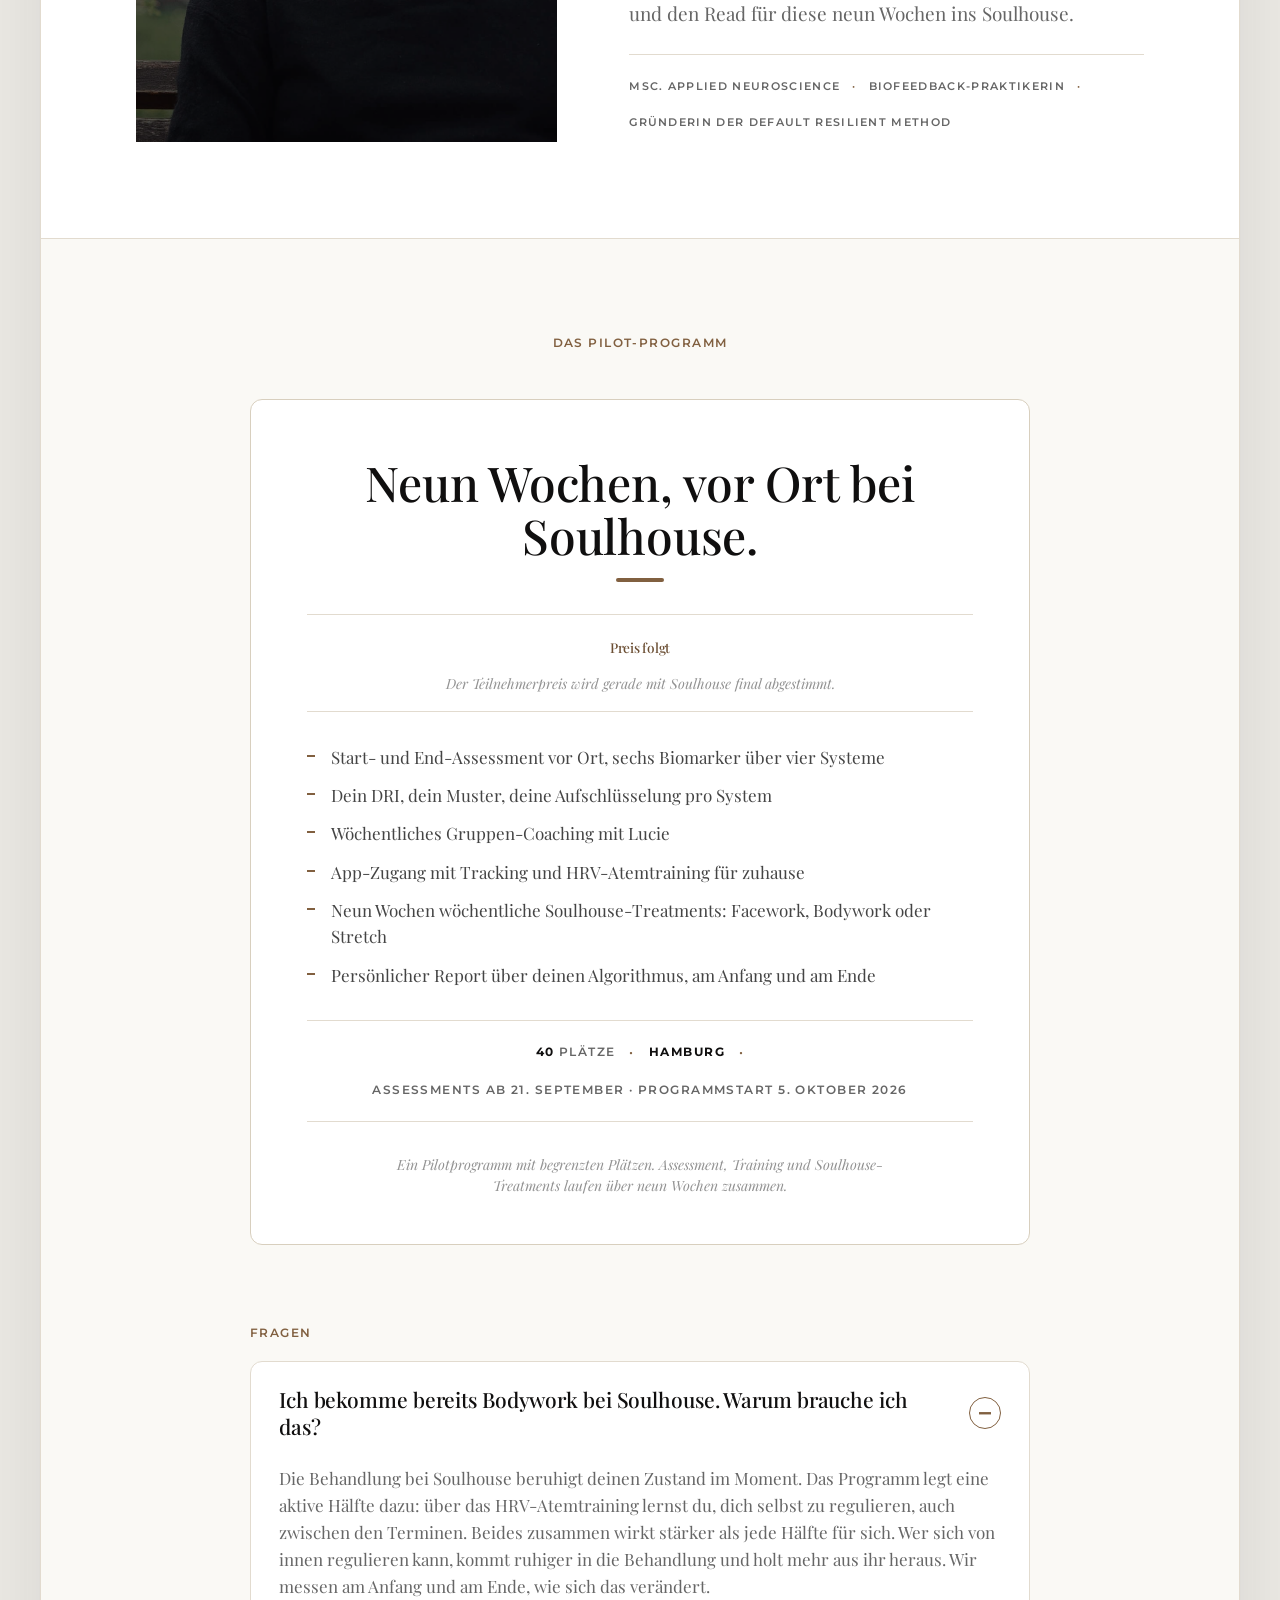
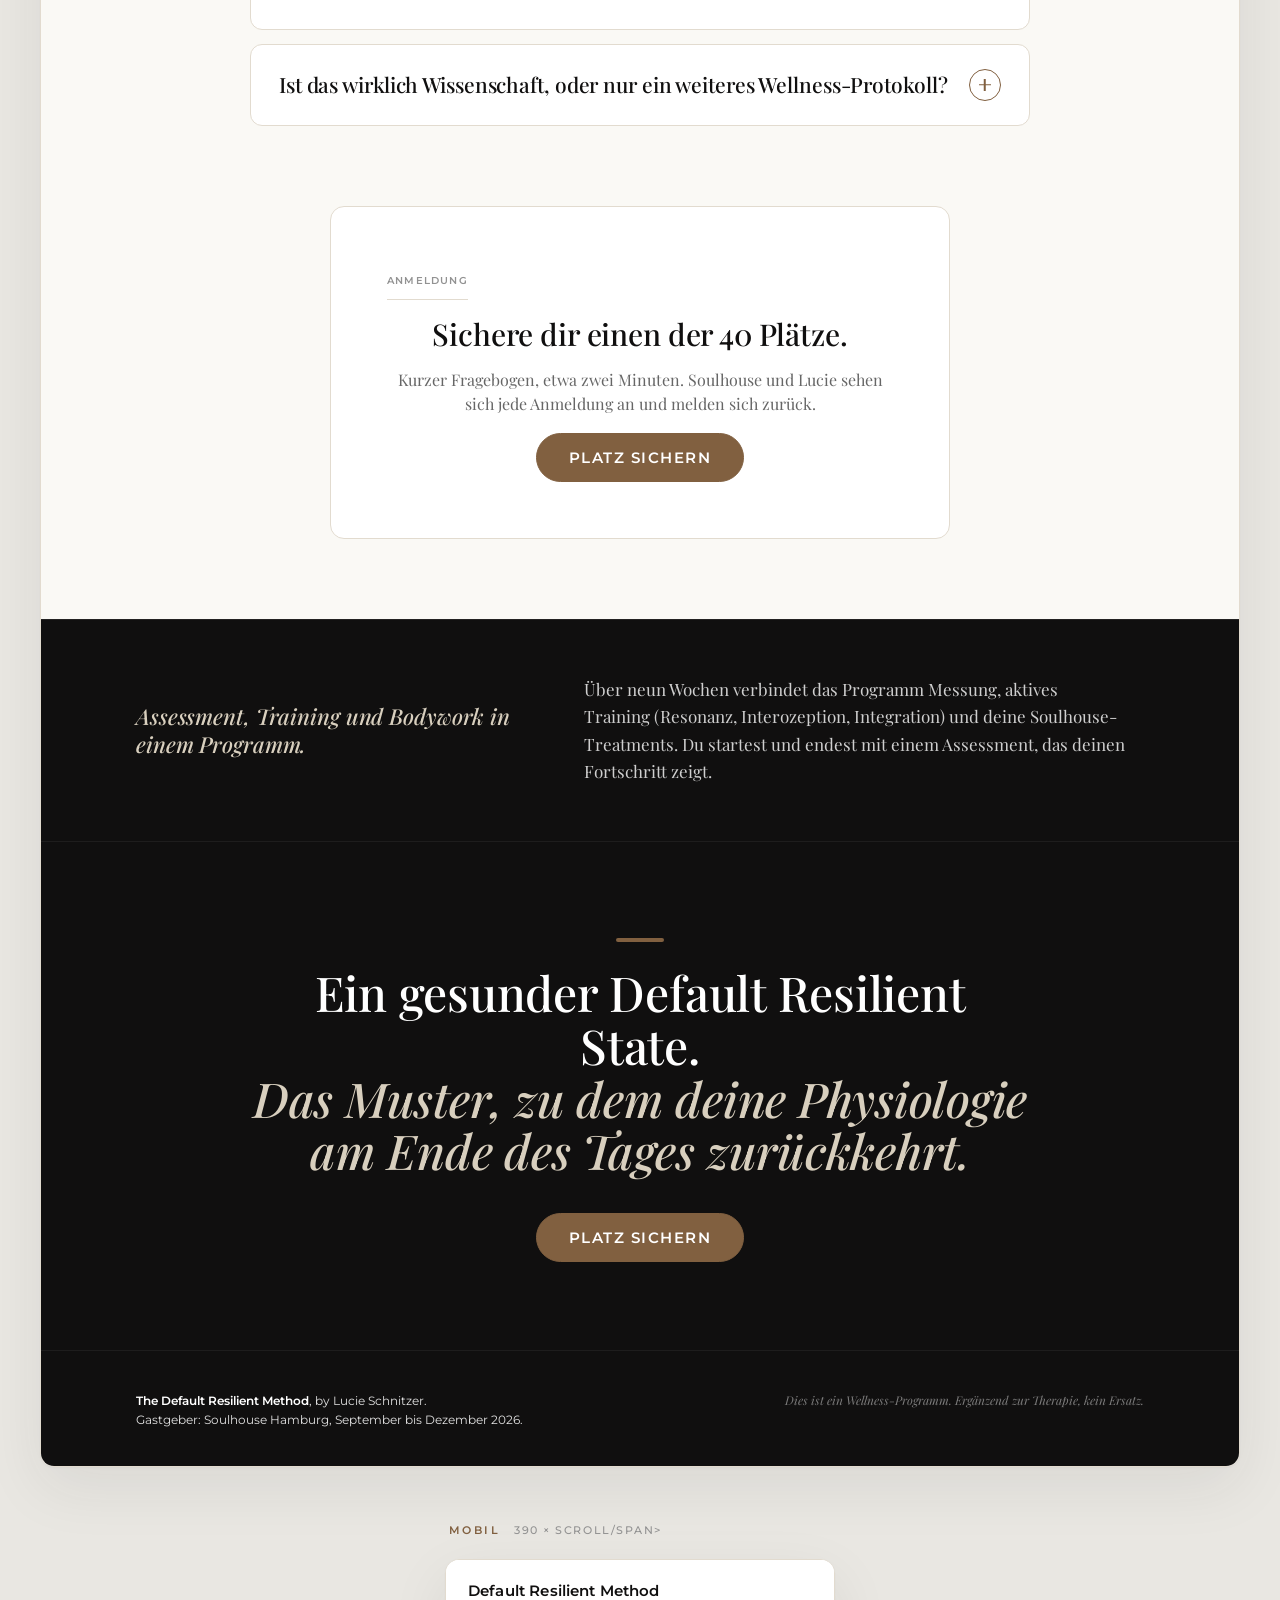
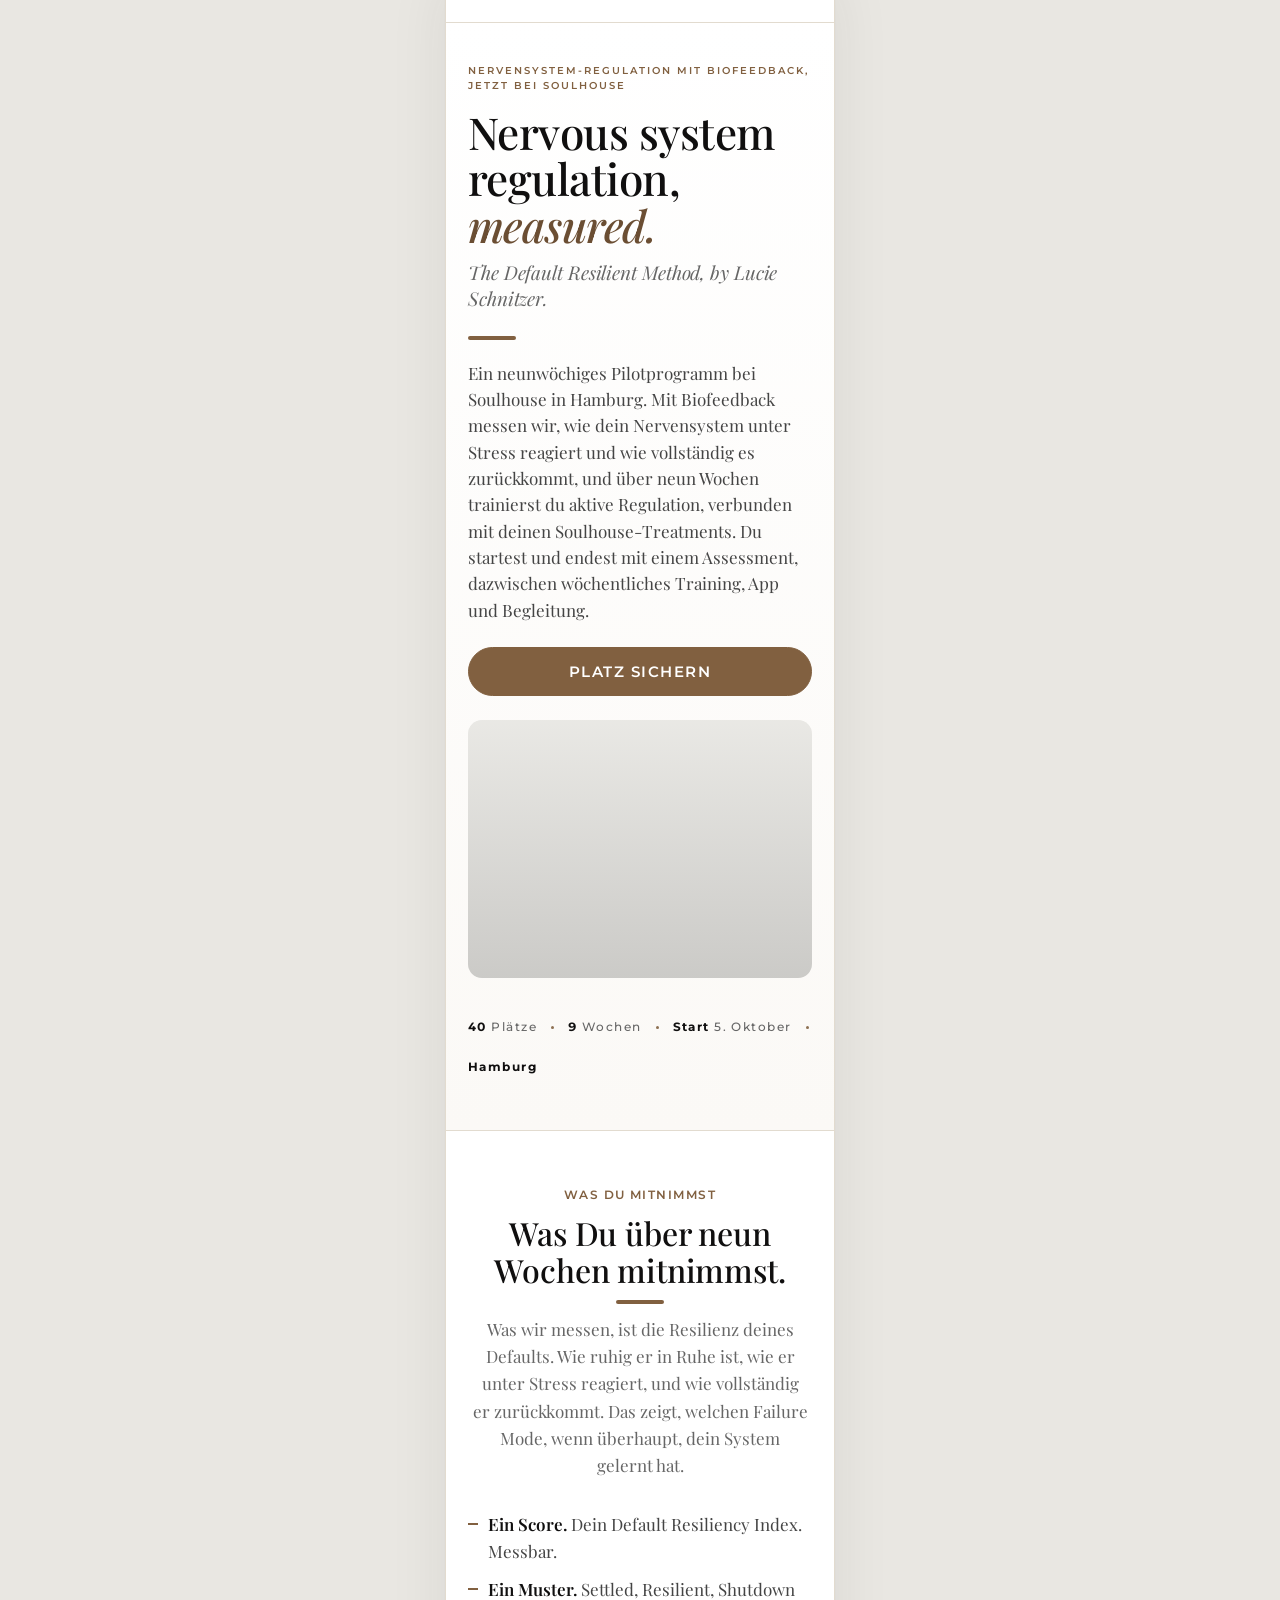
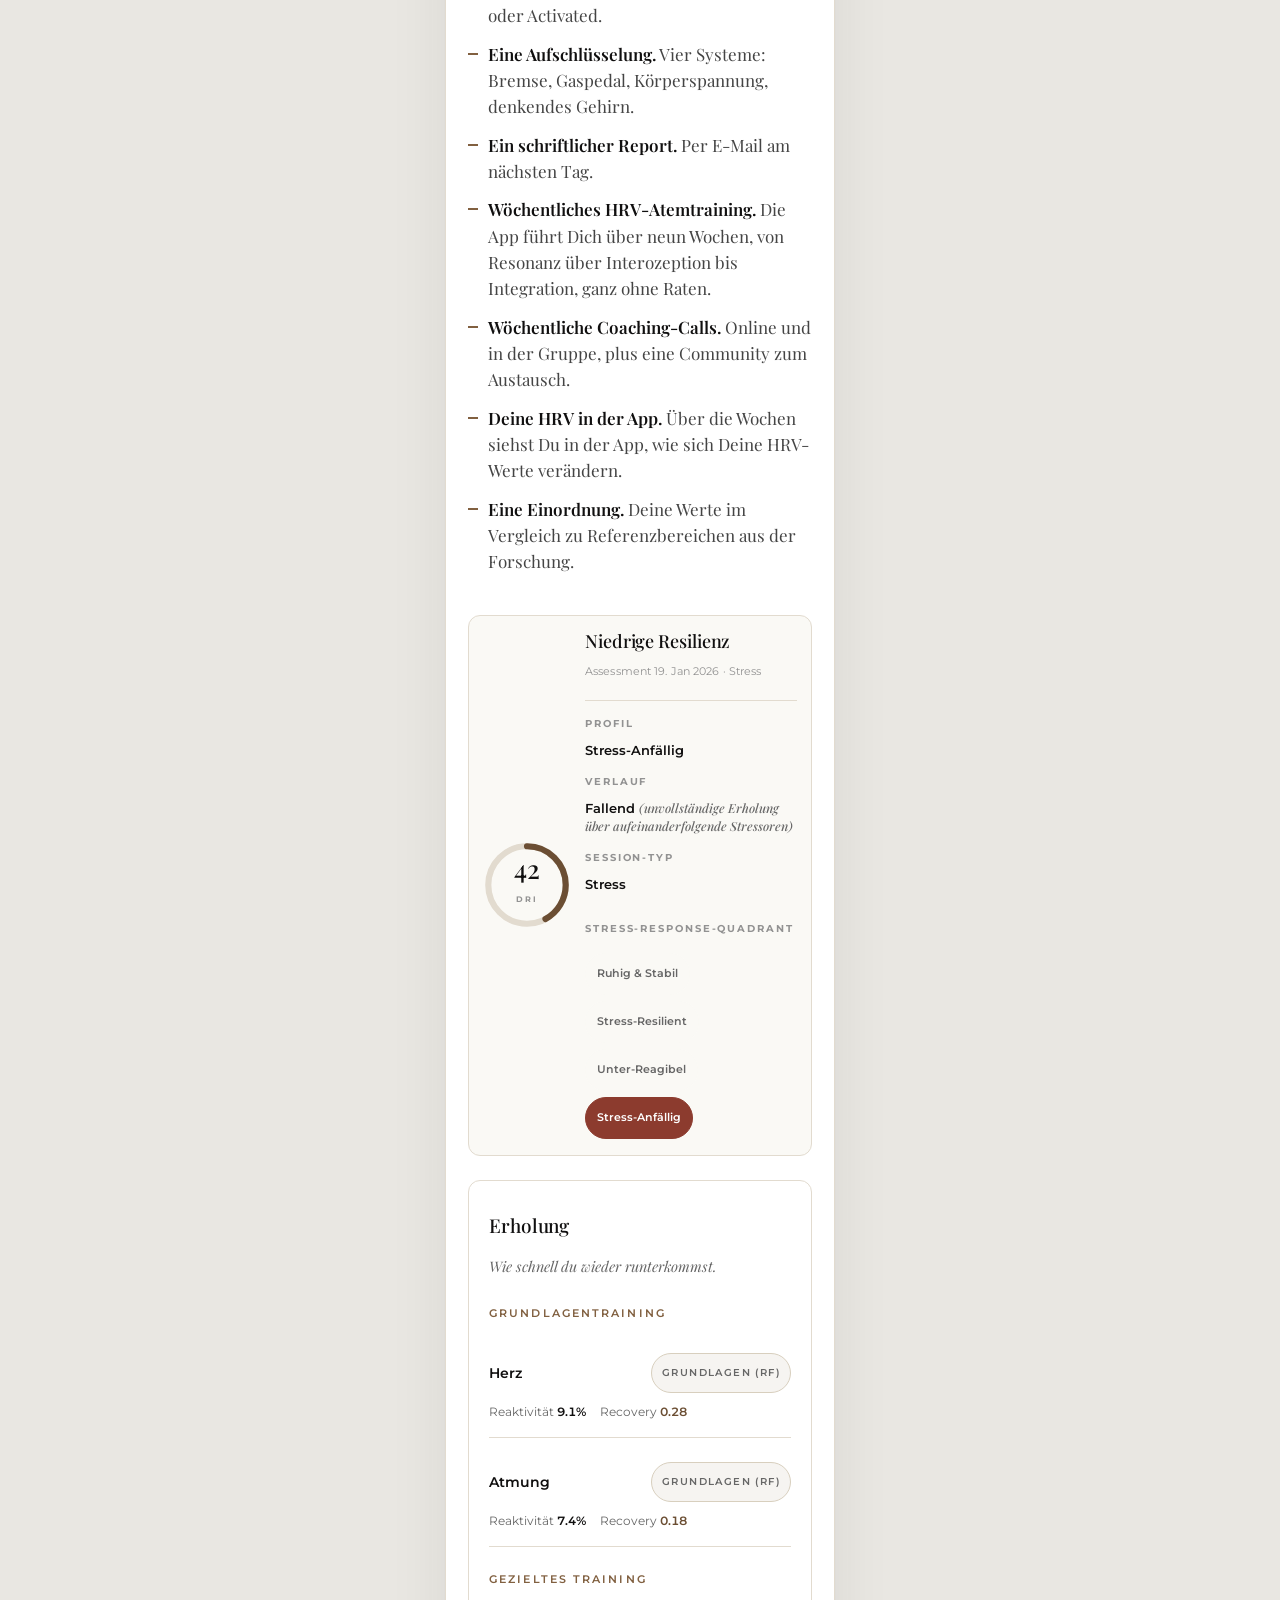
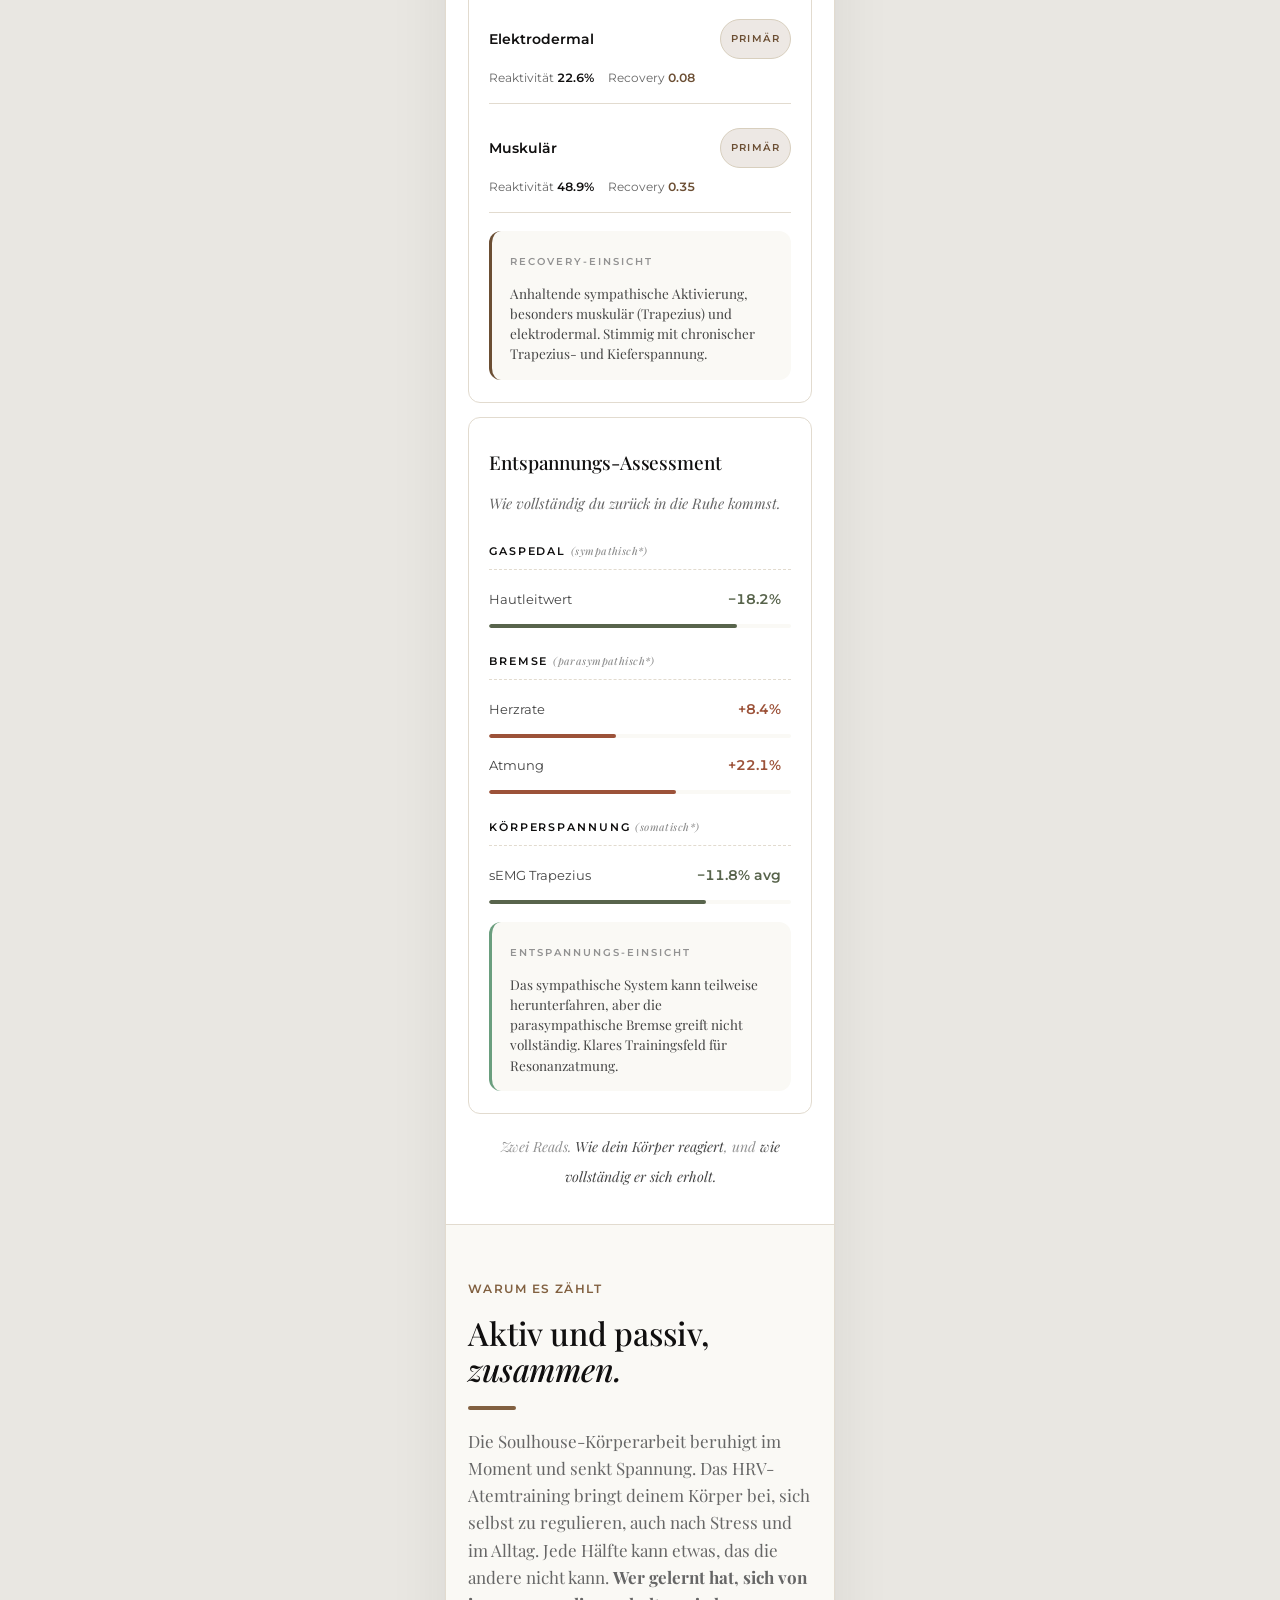
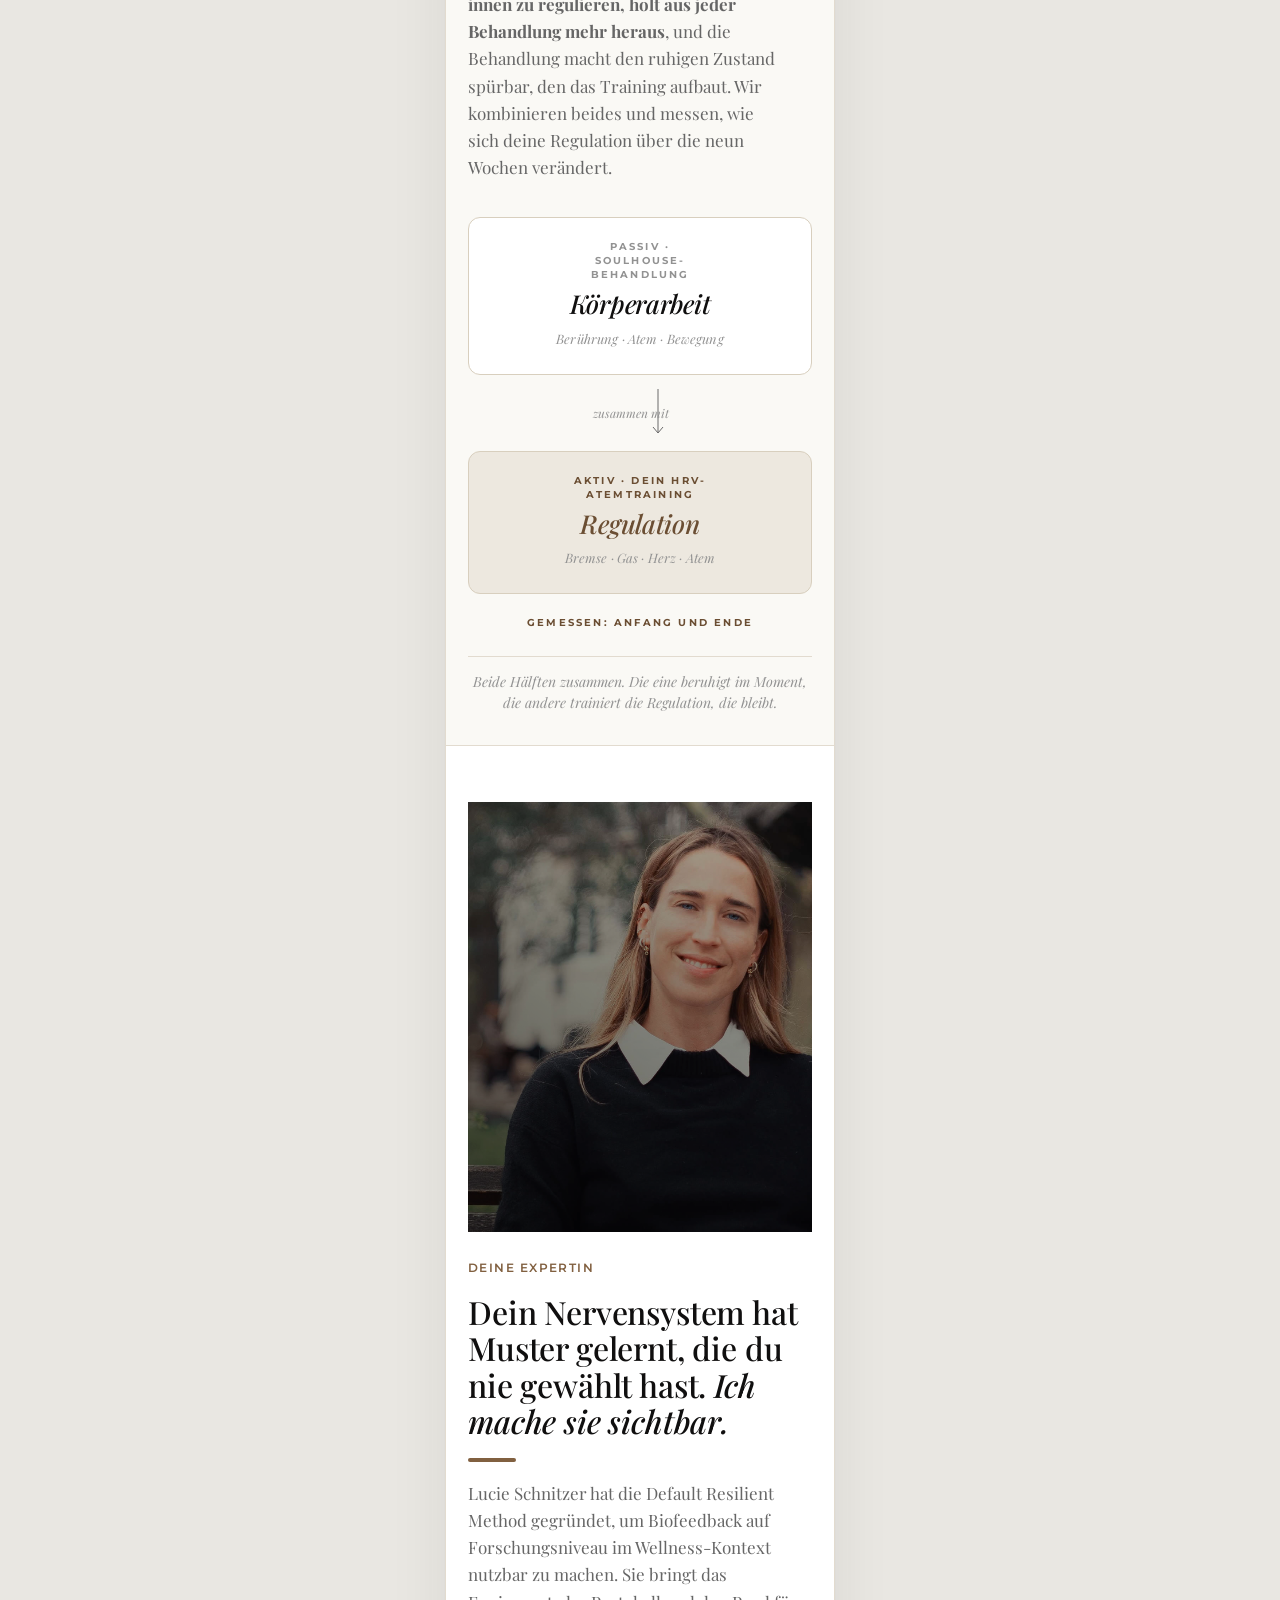
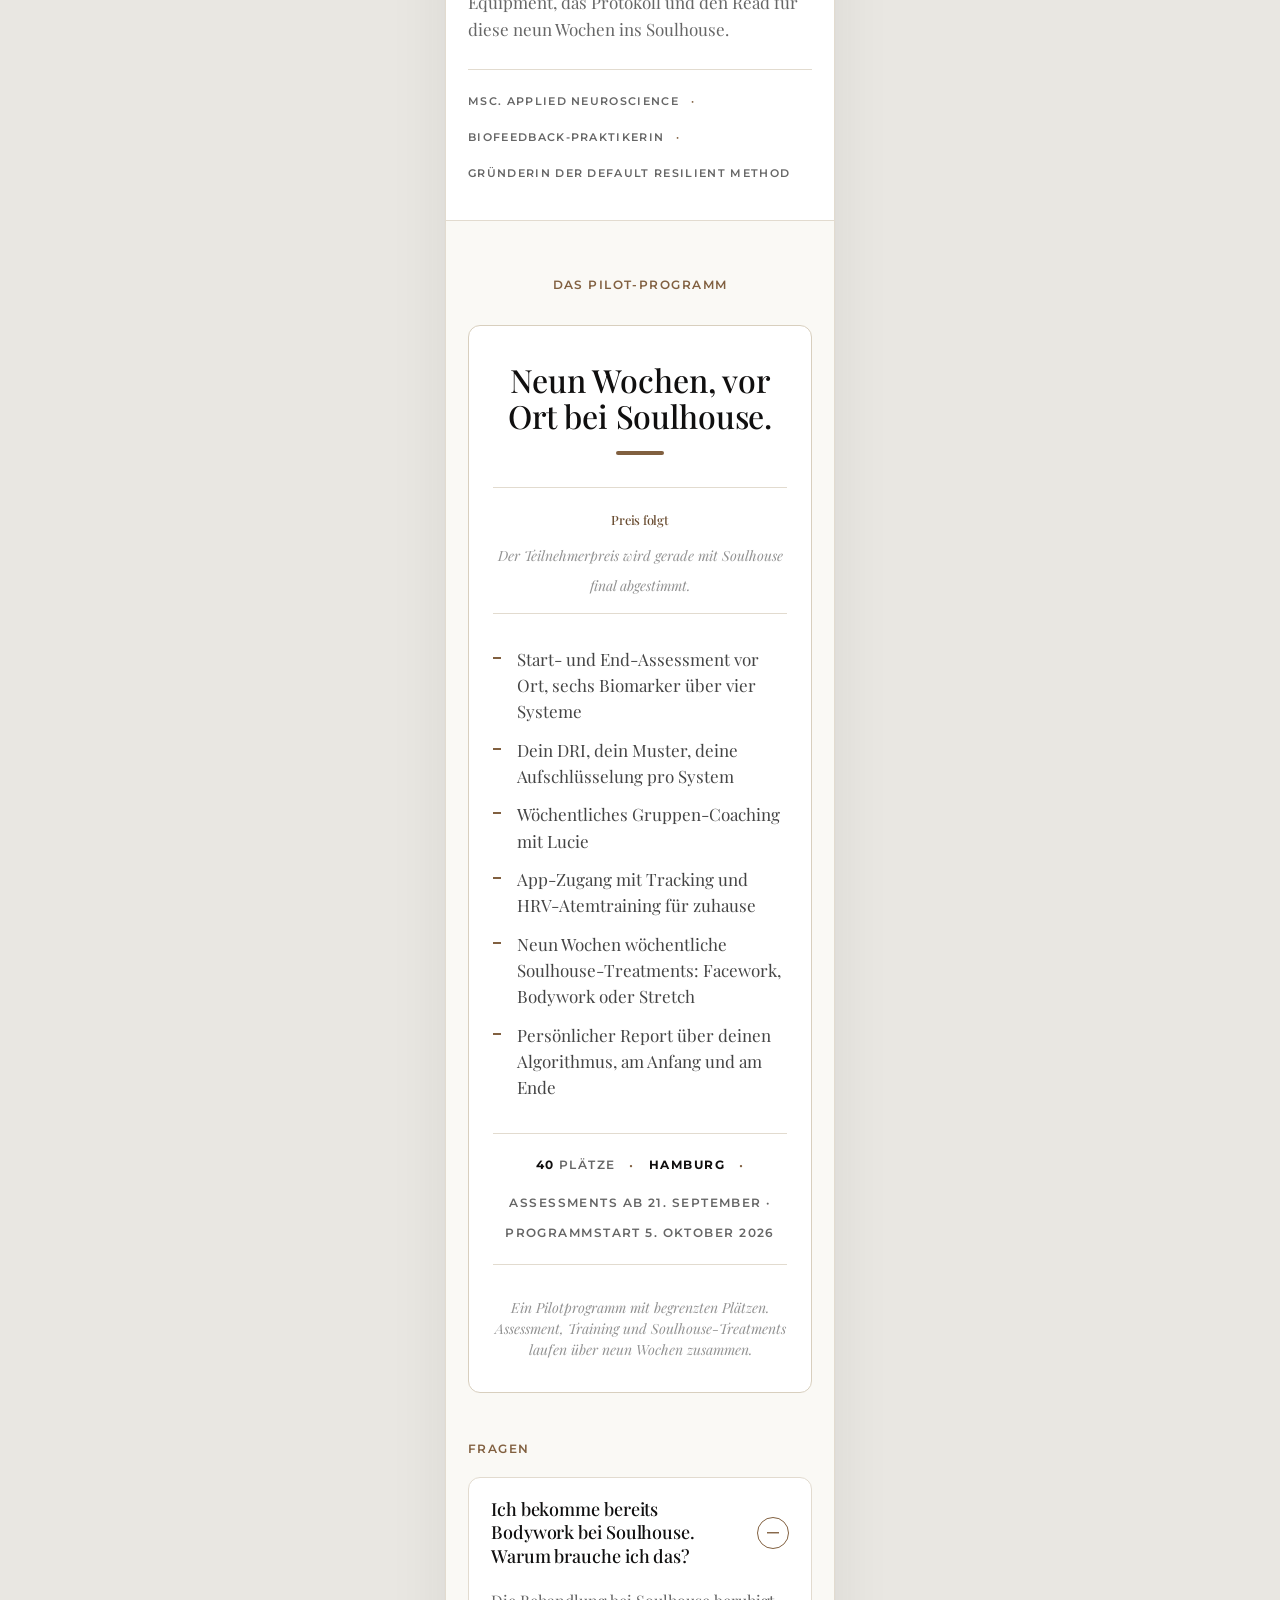
<file: de.html>
<!DOCTYPE html>
<html lang="de">
<head>
<meta charset="UTF-8" />
<meta name="viewport" content="width=device-width, initial-scale=1.0" />
<title>Soulhouse × Default Resilient Method — Pilot (DE)</title>
<link rel="stylesheet" href="assets/colors_and_type.css" />
<link rel="stylesheet" href="assets/_base.css" />
<link rel="stylesheet" href="sh.css" />
<link rel="stylesheet" href="sh-additions.css?v=2" />
<link rel="stylesheet" href="sh-soulhouse2026.css?v=2" />
</head>
<body class="reviewer">

  <!-- Reviewer chrome — just a scaffold so Rosa can see both views at once. Not part of the page. -->
  <header class="rv-top">
    <div class="rv-top-inner">
      <div class="rv-title">
        <div class="rv-mark">Soulhouse<span> × </span>The Default Resilient Method</div>
        <div class="rv-sub">Pilot-Landingpage · 40 Plätze, 9 Wochen, Hamburg</div>
      </div>
      <div class="rv-legend">
        <span>Beide Breakpoints gerendert</span>
        <span class="rv-dot">·</span>
        <span>Desktop 1440</span>
        <span class="rv-dot">·</span>
        <span>Mobil 390</span>
      </div>
    </div>
  </header>

  <!-- "What you get" tweak strip — three visual versions -->
  <div class="rv-tweakbar" style="display:none">
    <div class="rv-tweakbar-inner">
      <span class="rv-tweakbar-label">What you get — visual</span>
      <div class="rv-tweakbar-opts" role="tablist" aria-label="What you get versions">
        <button class="rv-tab is-active" data-whatyouget="v1">V1 · Two cards: Recovery + Relaxation</button>
        <button class="rv-tab" data-whatyouget="v2">V2 · Quadrant map</button>
        <button class="rv-tab" data-whatyouget="v3">V3 · Recovery trajectory table</button>
      </div>
    </div>
  </div>

  <div class="rv-stage">

    <!-- ================= DESKTOP FRAME ================= -->
    <section class="rv-frame rv-frame--desktop">
      <div class="rv-frame-label">
        <span class="rv-frame-label-kind">Desktop</span>
        <span class="rv-frame-label-size">1440 × Scroll/span>
      </div>
      <div class="rv-frame-body rv-frame-body--desktop">
        <div class="sh sh--desktop">

          <div class="sh-topbar">
            <div class="sh-topbar-inner">
              <div class="sh-cobrand">
                <span class="sh-cobrand-soul">Soulhouse</span>
                <span class="sh-cobrand-x">×</span>
                <span class="sh-cobrand-drm">The Default Resilient Method</span>
              </div>
              <div class="sh-topbar-meta">Hamburg · September–Dezember 2026</div>
            </div>
          </div>

          <!-- ==================== HERO ==================== -->
          <section class="sh-hero">
            <div class="sh-hero-inner">
              <div class="sh-hero-copy">
                <div class="sh-anchor">Nervensystem-Regulation mit Biofeedback, jetzt bei Soulhouse</div>
                <h1 class="sh-h1">Nervous system regulation,<br/><em>measured.</em></h1>
                <div class="sh-brandline">The Default Resilient Method, by Lucie Schnitzer.</div>
                <span class="dr-rule sh-rule"></span>
                <p class="sh-sub">Ein neunwöchiges Pilotprogramm bei Soulhouse in Hamburg. Mit Biofeedback messen wir, wie dein Nervensystem unter Stress reagiert und wie vollständig es zurückkommt, und über neun Wochen trainierst du aktive Regulation, verbunden mit deinen Soulhouse-Treatments. Du startest und endest mit einem Assessment, dazwischen wöchentliches Training, App und Begleitung.</p>
                <div class="sh-cta-row">
                  <button class="dr-btn dr-btn-primary">Platz sichern</button>
                                  </div>
                <div class="sh-framing-strip">
                  <span class="sh-framing-item"><b>40</b> Plätze</span>
                  <span class="sh-framing-sep"></span>
                  <span class="sh-framing-item"><b>9</b> Wochen</span>
                  <span class="sh-framing-sep"></span>
                  <span class="sh-framing-item"><b>Start</b> 5. Oktober</span>
                  <span class="sh-framing-sep"></span>
                  <span class="sh-framing-item"><b>Hamburg</b></span>
                </div>
              </div>
              <figure class="sh-hero-image">
                <video class="sh-hero-video" src="assets/hero-video.mp4" autoplay muted loop playsinline preload="auto"></video>
                <div class="sh-hero-video-tint"></div>
              </figure>
            </div>
          </section>

          <!-- ================ WHAT YOU GET ================ -->
          <section class="sh-walkout">
            <div class="sh-container">
              <div class="sh-sec-head sh-sec-head--center">
                <span class="dr-section-label">Was du mitnimmst</span>
                <h2 class="sh-h2">Was Du über neun Wochen mitnimmst.</h2>
                <span class="dr-rule"></span>
                <p class="sh-body sh-walkout-lede">
                  Was wir messen, ist die Resilienz deines Defaults. Wie ruhig er in Ruhe ist, wie er unter Stress reagiert, und wie vollständig er zurückkommt. Das zeigt, welchen Failure Mode, wenn überhaupt, dein System gelernt hat.
                </p>
              </div>

              <ul class="sh-deliverables">
                <li><b>Ein Score.</b> Dein Default Resiliency Index. Messbar.</li>
                <li><b>Ein Muster.</b> Settled, Resilient, Shutdown oder Activated.</li>
                <li><b>Eine Aufschlüsselung.</b> Vier Systeme: Bremse, Gaspedal, Körperspannung, denkendes Gehirn.</li>
                                <li><b>Ein schriftlicher Report.</b> Per E-Mail am nächsten Tag.</li>
                <li><b>Wöchentliches HRV-Atemtraining.</b> Die App führt Dich über neun Wochen, von Resonanz über Interozeption bis Integration, ganz ohne Raten.</li>
                <li><b>Wöchentliche Coaching-Calls.</b> Online und in der Gruppe, plus eine Community zum Austausch.</li>
                <li><b>Deine HRV in der App.</b> Über die Wochen siehst Du in der App, wie sich Deine HRV-Werte verändern.</li>
                <li><b>Eine Einordnung.</b> Deine Werte im Vergleich zu Referenzbereichen aus der Forschung.</li>
              </ul>

              <!-- =========== VERSION 1 — RECOVERY + RELAXATION CARDS =========== -->
              <div class="sh-whatyouget sh-whatyouget--v1 is-active">
                <!-- DRI summary strip — lifted from PatternSense dashboard -->
                <div class="sh-dristrip">
                  <div class="sh-dristrip-ring" aria-hidden="true">
                    <svg viewBox="0 0 100 100" class="sh-dristrip-svg">
                      <circle cx="50" cy="50" r="44" fill="none" stroke="var(--border)" stroke-width="7"/>
                      <circle cx="50" cy="50" r="44" fill="none" stroke="var(--accent-strong)" stroke-width="7" stroke-linecap="round" stroke-dasharray="276.46" stroke-dashoffset="160.35" transform="rotate(-90 50 50)"/>
                    </svg>
                    <div class="sh-dristrip-ring-text">
                      <span class="sh-dristrip-ring-num">42</span>
                      <span class="sh-dristrip-ring-lbl">DRI</span>
                    </div>
                  </div>
                  <div class="sh-dristrip-body">
                    <div class="sh-dristrip-title">Niedrige Resilienz</div>
                    <div class="sh-dristrip-meta">Assessment 19. Jan 2026 · Stress</div>
                    <div class="sh-dristrip-grid">
                      <div class="sh-dristrip-cell">
                        <div class="sh-dristrip-cell-lbl">Profil</div>
                        <div class="sh-dristrip-cell-val">Stress-Anfällig</div>
                      </div>
                      <div class="sh-dristrip-cell">
                        <div class="sh-dristrip-cell-lbl">Verlauf</div>
                        <div class="sh-dristrip-cell-val">Fallend <span class="muted">(unvollständige Erholung über aufeinanderfolgende Stressoren)</span></div>
                      </div>
                      <div class="sh-dristrip-cell">
                        <div class="sh-dristrip-cell-lbl">Session-Typ</div>
                        <div class="sh-dristrip-cell-val">Stress</div>
                      </div>
                    </div>
                    <div class="sh-dristrip-quadrow">
                      <div class="sh-dristrip-cell-lbl">Stress-Response-Quadrant</div>
                      <div class="sh-dristrip-chips">
                        <span class="sh-dristrip-chip">Ruhig &amp; Stabil</span>
                        <span class="sh-dristrip-chip">Stress-Resilient</span>
                        <span class="sh-dristrip-chip">Unter-Reagibel</span>
                        <span class="sh-dristrip-chip is-active">Stress-Anfällig</span>
                      </div>
                    </div>
                  </div>
                </div>

                <div class="sh-wyg-grid">

                  <!-- Recovery Breakdown -->
                  <div class="sh-wyg-card">
                    <div class="sh-wyg-card-head">
                      <h3 class="sh-wyg-title">Erholung pro System</h3>
                      <span class="sh-wyg-kicker">Wie schnell du wieder runterkommst.</span>
                    </div>

                    <div class="sh-wyg-subhead">Grundlagentraining</div>
                    <table class="sh-wyg-table">
                      <thead><tr><th>System</th><th>Reaktivität</th><th>Recovery</th><th>Fokus</th></tr></thead>
                      <tbody>
                        <tr>
                          <td>Herz</td>
                          <td class="num">9.1%</td>
                          <td class="num recov"><span>0.28</span><span class="bar"><span class="bar-fill" style="width:28%"></span></span></td>
                          <td><span class="sh-tag sh-tag--neutral">Grundlagen (RF)</span></td>
                        </tr>
                        <tr>
                          <td>Atmung</td>
                          <td class="num">7.4%</td>
                          <td class="num recov"><span>0.18</span><span class="bar"><span class="bar-fill" style="width:18%"></span></span></td>
                          <td><span class="sh-tag sh-tag--neutral">Grundlagen (RF)</span></td>
                        </tr>
                      </tbody>
                    </table>

                    <div class="sh-wyg-subhead">Gezieltes Training</div>
                    <table class="sh-wyg-table">
                      <thead><tr><th>System</th><th>Reaktivität</th><th>Recovery</th><th>Fokus</th></tr></thead>
                      <tbody>
                        <tr>
                          <td>Elektrodermal</td>
                          <td class="num">22.6%</td>
                          <td class="num recov"><span>0.08</span><span class="bar"><span class="bar-fill" style="width:8%"></span></span></td>
                          <td><span class="sh-tag sh-tag--primary">Primär</span></td>
                        </tr>
                        <tr>
                          <td>Muskulär</td>
                          <td class="num">48.9%</td>
                          <td class="num recov"><span>0.35</span><span class="bar"><span class="bar-fill" style="width:35%"></span></span></td>
                          <td><span class="sh-tag sh-tag--primary">Primär</span></td>
                        </tr>
                      </tbody>
                    </table>

                    <div class="sh-insight sh-insight--warn">
                      <span class="sh-insight-label">Recovery-Einsicht</span>
                      <p>Anhaltende sympathische Aktivierung über das gesamte Assessment, besonders im muskulären System (Trapezius) und elektrodermal. Stärkste Reaktivität war muskulär, stimmig mit der berichteten chronischen Trapezius- und Kieferspannung.</p>
                    </div>
                  </div>

                  <!-- Relaxation Assessment -->
                  <div class="sh-wyg-card">
                    <div class="sh-wyg-card-head">
                      <h3 class="sh-wyg-title">Entspannungs-Assessment</h3>
                      <span class="sh-wyg-kicker">Wie vollständig du zurück in die Ruhe kommst.</span>
                    </div>

                    <div class="sh-relax-group">
                      <div class="sh-relax-label">Gaspedal <span class="muted">(sympathisch*)</span></div>
                      <div class="sh-relax-row">
                        <div class="sh-relax-metric">Hautleitwert</div>
                        <div class="sh-relax-val sh-relax-val--good">−18.2%</div>
                        <span class="sh-tag sh-tag--good">Entspannt</span>
                      </div>
                      <div class="sh-relax-bar"><span class="sh-relax-bar-fill good" style="width:82%"></span></div>
                    </div>

                    <div class="sh-relax-group">
                      <div class="sh-relax-label">Bremse <span class="muted">(parasympathisch*)</span></div>
                      <div class="sh-relax-row">
                        <div class="sh-relax-metric">Herzrate</div>
                        <div class="sh-relax-val sh-relax-val--warn">+8.4%</div>
                        <span class="sh-tag sh-tag--warn">Erhöht</span>
                      </div>
                      <div class="sh-relax-bar"><span class="sh-relax-bar-fill warn" style="width:42%"></span></div>

                      <div class="sh-relax-row">
                        <div class="sh-relax-metric">Atmung</div>
                        <div class="sh-relax-val sh-relax-val--warn">+22.1%</div>
                        <span class="sh-tag sh-tag--warn">Erhöht</span>
                      </div>
                      <div class="sh-relax-bar"><span class="sh-relax-bar-fill warn" style="width:62%"></span></div>
                    </div>

                    <div class="sh-relax-group">
                      <div class="sh-relax-label">Körperspannung <span class="muted">(somatisch*)</span></div>
                      <div class="sh-relax-row">
                        <div class="sh-relax-metric">sEMG L Trapezius</div>
                        <div class="sh-relax-val sh-relax-val--good">−14.0%</div>
                        <span class="sh-tag sh-tag--good">Entspannt</span>
                      </div>
                      <div class="sh-relax-bar"><span class="sh-relax-bar-fill good" style="width:74%"></span></div>

                      <div class="sh-relax-row">
                        <div class="sh-relax-metric">sEMG R Trapezius</div>
                        <div class="sh-relax-val sh-relax-val--good">−9.6%</div>
                        <span class="sh-tag sh-tag--good">Entspannt</span>
                      </div>
                      <div class="sh-relax-bar"><span class="sh-relax-bar-fill good" style="width:68%"></span></div>
                    </div>

                    <div class="sh-relax-group">
                      <div class="sh-relax-label">Denkendes Gehirn <span class="muted">(zentral*)</span></div>
                      <div class="sh-relax-row">
                        <div class="sh-relax-metric">PFC-Durchblutung (HEG)</div>
                        <div class="sh-relax-val sh-relax-val--good">−2.1%</div>
                        <span class="sh-tag sh-tag--good">Entspannt</span>
                      </div>
                      <div class="sh-relax-bar"><span class="sh-relax-bar-fill good" style="width:58%"></span></div>
                    </div>

                    <div class="sh-insight sh-insight--good">
                      <span class="sh-insight-label">Entspannungs-Einsicht</span>
                      <p>Das sympathische System kann teilweise herunterfahren, aber die parasympathische Bremse greift während der geführten Entspannung nicht vollständig. Herzrate und Atmung stiegen eher an, statt sich zu setzen. Klares Trainingsfeld für Resonanzatmung.</p>
                    </div>
                  </div>
                </div>

                <div class="sh-wyg-caption">
                  Zwei Reads, die du mitnimmst. <em>Wie dein Körper reagiert</em> — und noch wichtiger, <em>wie vollständig er sich erholt</em>.
                </div>
              </div>

              <!-- =========== VERSION 2 — QUADRANT MAP =========== -->
              <div class="sh-whatyouget sh-whatyouget--v2">
                <div class="sh-quadrant">
                  <div class="sh-quadrant-head">
                    <h3 class="sh-wyg-title">Your Stress-Recovery Quadrant</h3>
                    <p class="sh-wyg-kicker">Two axes. One position. One named pattern. Four maps for training.</p>
                  </div>

                  <div class="sh-quadrant-frame">
                    <!-- Y axis label -->
                    <div class="sh-quad-axis sh-quad-axis--y"><span>Recovery · high</span><span>Recovery · low</span></div>

                    <div class="sh-quad-grid">
                      <div class="sh-quad-cell sh-quad-q1">
                        <span class="sh-quad-name">Grounded</span>
                        <span class="sh-quad-desc">Low reactivity, fast recovery.</span>
                      </div>
                      <div class="sh-quad-cell sh-quad-q2 is-you">
                        <span class="sh-quad-badge">You</span>
                        <span class="sh-quad-name">Adaptive</span>
                        <span class="sh-quad-desc">High reactivity, but the brake engages.</span>
                      </div>
                      <div class="sh-quad-cell sh-quad-q3">
                        <span class="sh-quad-name">Quiet</span>
                        <span class="sh-quad-desc">Low reactivity, slow return.</span>
                      </div>
                      <div class="sh-quad-cell sh-quad-q4">
                        <span class="sh-quad-name">Activated</span>
                        <span class="sh-quad-desc">High reactivity, slow return.</span>
                      </div>
                      <!-- crosshair -->
                      <div class="sh-quad-cross" aria-hidden="true"></div>
                      <!-- your dot position (upper right: Adaptive) -->
                      <div class="sh-quad-dot" aria-hidden="true"></div>
                    </div>

                    <!-- X axis label -->
                    <div class="sh-quad-axis sh-quad-axis--x"><span>Reactivity · low</span><span>Reactivity · high</span></div>
                  </div>

                  <div class="sh-quad-legend">
                    <div class="sh-quad-legend-item">
                      <span class="sh-quad-legend-dot"></span>
                      <div>
                        <b>Your position: Adaptive.</b>
                        <span>Your system responds strongly, and your brake engages when it should. Training focus is tuning response size, not teaching recovery.</span>
                      </div>
                    </div>
                  </div>
                </div>
              </div>

              <!-- =========== VERSION 3 — TRAJECTORY TABLE =========== -->
              <div class="sh-whatyouget sh-whatyouget--v3">
                <div class="sh-wyg-card sh-wyg-card--full">
                  <div class="sh-wyg-card-head">
                    <h3 class="sh-wyg-title">Recovery-Verlauf über die Session</h3>
                    <p class="sh-wyg-kicker">Fünf Stressoren. Fünf Recovery-Kurven. Die Form erzählt die Geschichte.</p>
                  </div>

                  <table class="sh-wyg-table sh-wyg-table--wide">
                    <thead>
                      <tr>
                        <th style="width:42px">#</th>
                        <th>Stressor</th>
                        <th>Type</th>
                        <th>Reactivity</th>
                        <th>Recovery</th>
                        <th>Trend</th>
                      </tr>
                    </thead>
                    <tbody>
                      <tr>
                        <td class="num">1</td>
                        <td>Stroop Color Word</td>
                        <td>Cognitive</td>
                        <td class="num">72.4%</td>
                        <td class="num recov"><span>0.15</span><span class="bar"><span class="bar-fill" style="width:15%"></span></span></td>
                        <td class="trend">—</td>
                      </tr>
                      <tr>
                        <td class="num">2</td>
                        <td>Mental Arithmetic</td>
                        <td>Cognitive</td>
                        <td class="num">38.2%</td>
                        <td class="num recov"><span>0.21</span><span class="bar"><span class="bar-fill" style="width:21%"></span></span></td>
                        <td class="trend trend--up">↑ Verbessert sich</td>
                      </tr>
                      <tr>
                        <td class="num">3</td>
                        <td>Rapid Decision Making</td>
                        <td>Social evaluative</td>
                        <td class="num">28.7%</td>
                        <td class="num recov"><span>0.12</span><span class="bar"><span class="bar-fill" style="width:12%"></span></span></td>
                        <td class="trend trend--down">↓ Verschlechtert sich</td>
                      </tr>
                      <tr>
                        <td class="num">4</td>
                        <td>Positive Memory</td>
                        <td>Emotional</td>
                        <td class="num">18.5%</td>
                        <td class="num recov"><span>0.30</span><span class="bar"><span class="bar-fill" style="width:30%"></span></span></td>
                        <td class="trend trend--up">↑ Verbessert sich</td>
                      </tr>
                      <tr>
                        <td class="num">5</td>
                        <td>Negative Memory</td>
                        <td>Emotional</td>
                        <td class="num">12.1%</td>
                        <td class="num recov"><span>0.18</span><span class="bar"><span class="bar-fill" style="width:18%"></span></span></td>
                        <td class="trend trend--down">↓ Verschlechtert sich</td>
                      </tr>
                    </tbody>
                  </table>

                  <div class="sh-insight sh-insight--warn">
                    <span class="sh-insight-label">Stressor-type insight</span>
                    <p>Reactivity builds across the session rather than attenuating. Cognitive and social-evaluative stressors produce progressively poorer recovery. Suggests depleted autonomic flexibility and anticipatory load.</p>
                  </div>
                </div>
              </div>
            </div>
          </section>

          <!-- ============ WHY IT MATTERS + DIAGRAM ============ -->
          <section class="sh-why">
            <div class="sh-container sh-why-inner">
              <div class="sh-why-copy">
                <span class="dr-section-label">Warum es zählt</span>
                <h2 class="sh-h2">Aktiv und passiv, <em>zusammen.</em></h2>
                <span class="dr-rule"></span>
                <p class="sh-body">
                  Die Soulhouse-Körperarbeit beruhigt im Moment und senkt Spannung. Das HRV-Atemtraining bringt deinem Körper bei, sich selbst zu regulieren, auch nach Stress und im Alltag. Jede Hälfte kann etwas, das die andere nicht kann. <b>Wer gelernt hat, sich von innen zu regulieren, holt aus jeder Behandlung mehr heraus</b>, und die Behandlung macht den ruhigen Zustand spürbar, den das Training aufbaut. Wir kombinieren beides und messen, wie sich deine Regulation über die neun Wochen verändert.
                </p>
              </div>

              <figure class="sh-layers">
                <div class="sh-layers-grid">
                  <div class="sh-layer-box">
                    <span class="sh-layer-kicker">Passiv &middot; Soulhouse-Behandlung</span>
                    <span class="sh-layer-name">Körperarbeit</span>
                    <span class="sh-layer-sub">Berührung &middot; Atem &middot; Bewegung</span>
                  </div>
                  <div class="sh-layer-arrow" aria-hidden="true">
                    <svg width="48" height="12" viewBox="0 0 48 12" fill="none"><path d="M0 6h44M38 1l6 5-6 5" stroke="#6B6B6B" stroke-width="1" fill="none"/></svg>
                    <span>zusammen mit</span>
                  </div>
                  <div class="sh-layer-box sh-layer-box--target">
                    <span class="sh-layer-kicker">Aktiv &middot; dein HRV-Atemtraining</span>
                    <span class="sh-layer-name">Regulation</span>
                    <span class="sh-layer-sub">Bremse &middot; Gas &middot; Herz &middot; Atem</span>
                  </div>
                  <div class="sh-layer-reads">Gemessen: Anfang und Ende</div>
                </div>
                <figcaption class="sh-layers-caption">Beide Hälften zusammen. Die eine beruhigt im Moment, die andere trainiert die Regulation, die bleibt.</figcaption>
              </figure>
            </div>
          </section>

          <!-- ================= YOUR EXPERT ================= -->
          <section class="sh-expert">
            <div class="sh-container sh-expert-inner">
              <figure class="sh-expert-portrait">
                <img src="assets/lucie-portrait.png" alt="Lucie Schnitzer" />
              </figure>
              <div class="sh-expert-copy">
                <span class="dr-section-label">Deine Expertin</span>
                <h2 class="sh-h2">Dein Nervensystem hat Muster gelernt, die du nie gewählt hast.<br/><em>Ich mache sie sichtbar.</em></h2>
                <span class="dr-rule"></span>
                <p class="sh-body">
                  Lucie Schnitzer hat die Default Resilient Method gegründet, um Biofeedback auf Forschungsniveau im Wellness-Kontext nutzbar zu machen. Sie bringt das Equipment, das Protokoll und den Read für diese neun Wochen ins Soulhouse.
                </p>
                <div class="sh-cred">
                  <span>MSc. Applied Neuroscience</span>
                  <span class="sh-cred-dot">·</span>
                  <span>Biofeedback-Praktikerin</span>
                  <span class="sh-cred-dot">·</span>
                  <span>Gründerin der Default Resilient Method</span>
                </div>
              </div>
            </div>
          </section>

          <!-- =============== PILOT + FAQ + CLOSE =============== -->
          <section class="sh-pilot">
            <div class="sh-container">

              <div class="sh-sec-head sh-sec-head--center">
                <span class="dr-section-label">Das Pilot-Programm</span>
              </div>

              <div class="sh-panel">
                <div class="sh-panel-head">
                  <h2 class="sh-h2 sh-h2--center">Neun Wochen, vor Ort bei Soulhouse.</h2>
                  <span class="dr-rule sh-rule--center"></span>
                </div>

                <div class="sh-price">
                                    <div class="sh-price-now" style="font-size:0.8em">Preis folgt</div>
                  <div class="sh-price-note">Der Teilnehmerpreis wird gerade mit Soulhouse final abgestimmt.</div>
                </div>

                <ul class="sh-recap">
                  <li>Start- und End-Assessment vor Ort, sechs Biomarker über vier Systeme</li>
                  <li>Dein DRI, dein Muster, deine Aufschlüsselung pro System</li>
                  <li>Wöchentliches Gruppen-Coaching mit Lucie</li>
                  <li>App-Zugang mit Tracking und HRV-Atemtraining für zuhause</li>
                  <li>Neun Wochen wöchentliche Soulhouse-Treatments: Facework, Bodywork oder Stretch</li>
                  <li>Persönlicher Report über deinen Algorithmus, am Anfang und am Ende</li>
                </ul>

                <div class="sh-locstrip">
                  <span><b>40</b> Plätze</span>
                  <span class="sh-locstrip-dot">·</span>
                  <span><b>Hamburg</b></span>
                  <span class="sh-locstrip-dot">·</span>
                  <span>Assessments ab 21. September · Programmstart 5. Oktober 2026</span>
                </div>

                <div class="sh-panel-footnote">
                  Ein Pilotprogramm mit begrenzten Plätzen. Assessment, Training und Soulhouse-Treatments laufen über neun Wochen zusammen.
                </div>
              </div>

              <!-- FAQ -->
              <div class="sh-faq">
                <span class="dr-section-label">Fragen</span>

                <details class="sh-faq-item" open>
                  <summary>
                    <span class="sh-faq-q">Ich bekomme bereits Bodywork bei Soulhouse. Warum brauche ich das?</span>
                    <span class="sh-faq-icon" aria-hidden="true"></span>
                  </summary>
                  <div class="sh-faq-a">
                    Die Behandlung bei Soulhouse beruhigt deinen Zustand im Moment. Das Programm legt eine aktive Hälfte dazu: über das HRV-Atemtraining lernst du, dich selbst zu regulieren, auch zwischen den Terminen. Beides zusammen wirkt stärker als jede Hälfte für sich. Wer sich von innen regulieren kann, kommt ruhiger in die Behandlung und holt mehr aus ihr heraus. Wir messen am Anfang und am Ende, wie sich das verändert.
                  </div>
                </details>

                <details class="sh-faq-item">
                  <summary>
                    <span class="sh-faq-q">Ist das wirklich Wissenschaft, oder nur ein weiteres Wellness-Protokoll?</span>
                    <span class="sh-faq-icon" aria-hidden="true"></span>
                  </summary>
                  <div class="sh-faq-a">
                    Die Methode arbeitet mit Biofeedback-Equipment auf Forschungsniveau und liest sechs Biomarker über vier physiologische Systeme: kardial, respiratorisch, elektrodermal, muskulär und präfrontal. Der Default Resiliency Index ist ein zusammengesetzter Score aus diesen Messungen. Es ist eine Wellness-Anwendung von Werkzeugen, die auf peer-reviewter physiologischer Forschung beruhen. Ergänzend zur Therapie, kein Ersatz. Diagnostiziert und behandelt keine medizinische Erkrankung.
                  </div>
                </details>
              </div>

              <!-- Dual CTA -->
              <div class="sh-dualcta">
                <div class="sh-dualcta-col">
                  <span class="sh-dualcta-tag">Anmeldung</span>
                  <h3 class="sh-h3">Sichere dir einen der 40 Plätze.</h3>
                  <p class="sh-body-sm">Kurzer Fragebogen, etwa zwei Minuten. Soulhouse und Lucie sehen sich jede Anmeldung an und melden sich zurück.</p>
                  <button class="dr-btn dr-btn-primary">Platz sichern</button>
                </div>

                

              </div>
            </div>

            <!-- "Assessment, Training und Bodywork in einem Programm." — moved here, just before the close -->
            <div class="sh-followstrip">
              <div class="sh-container sh-followstrip-inner">
                <span class="dr-section-label sh-followstrip-label">Assessment, Training und Bodywork in einem Programm.</span>
                <p class="sh-followstrip-body">
                  Über neun Wochen verbindet das Programm Messung, aktives Training (Resonanz, Interozeption, Integration) und deine Soulhouse-Treatments. Du startest und endest mit einem Assessment, das deinen Fortschritt zeigt.
                </p>
              </div>
            </div>

            <!-- Closing band -->
            <div class="sh-close">
              <div class="sh-container sh-close-inner">
                <span class="dr-rule sh-rule--center"></span>
                <h2 class="sh-h2 sh-h2--close">Ein gesunder Default Resilient State.<br/><em>Das Muster, zu dem deine Physiologie am Ende des Tages zurückkehrt.</em></h2>
                <button class="dr-btn dr-btn-primary sh-close-btn">Platz sichern</button>
              </div>
            </div>

            <!-- Footer -->
            <footer class="sh-foot">
              <div class="sh-container sh-foot-inner">
                <div class="sh-foot-brand">
                  <b>The Default Resilient Method</b>, by Lucie Schnitzer.<br/>
                  Gastgeber: Soulhouse Hamburg, September bis Dezember 2026.
                </div>
                <div class="sh-foot-small">
                  Dies ist ein Wellness-Programm. Ergänzend zur Therapie, kein Ersatz.
                </div>
              </div>
            </footer>
          </section>
        </div>
      </div>
    </section>


    <!-- ================= MOBILE FRAME ================= -->
    <section class="rv-frame rv-frame--mobile">
      <div class="rv-frame-label">
        <span class="rv-frame-label-kind">Mobil</span>
        <span class="rv-frame-label-size">390 × Scroll/span>
      </div>
      <div class="rv-frame-body rv-frame-body--mobile">
        <div class="sh sh--mobile">

          <div class="sh-topbar">
            <div class="sh-topbar-inner">
              <div class="sh-cobrand sh-cobrand--mobile">
                <span class="sh-cobrand-drm sh-cobrand-drm--solo">Default Resilient Method</span>
              </div>
            </div>
          </div>

          <!-- HERO -->
          <section class="sh-hero">
            <div class="sh-hero-inner">
              <div class="sh-hero-copy">
                <div class="sh-anchor">Nervensystem-Regulation mit Biofeedback, jetzt bei Soulhouse</div>
                <h1 class="sh-h1">Nervous system regulation, <em>measured.</em></h1>
                <div class="sh-brandline">The Default Resilient Method, by Lucie Schnitzer.</div>
                <span class="dr-rule sh-rule"></span>
                <p class="sh-sub">Ein neunwöchiges Pilotprogramm bei Soulhouse in Hamburg. Mit Biofeedback messen wir, wie dein Nervensystem unter Stress reagiert und wie vollständig es zurückkommt, und über neun Wochen trainierst du aktive Regulation, verbunden mit deinen Soulhouse-Treatments. Du startest und endest mit einem Assessment, dazwischen wöchentliches Training, App und Begleitung.</p>
                <div class="sh-cta-row">
                  <button class="dr-btn dr-btn-primary">Platz sichern</button>
                                  </div>
                <figure class="sh-hero-image">
                  <video class="sh-hero-video" src="assets/hero-video.mp4" autoplay muted loop playsinline preload="auto"></video>
                  <div class="sh-hero-video-tint"></div>
                </figure>
                <div class="sh-framing-strip">
                  <span class="sh-framing-item"><b>40</b> Plätze</span>
                  <span class="sh-framing-sep"></span>
                  <span class="sh-framing-item"><b>9</b> Wochen</span>
                  <span class="sh-framing-sep"></span>
                  <span class="sh-framing-item"><b>Start</b> 5. Oktober</span>
                  <span class="sh-framing-sep"></span>
                  <span class="sh-framing-item"><b>Hamburg</b></span>
                </div>
              </div>
            </div>
          </section>

          <!-- WHAT YOU GET -->
          <section class="sh-walkout">
            <div class="sh-container">
              <div class="sh-sec-head sh-sec-head--center">
                <span class="dr-section-label">Was du mitnimmst</span>
                <h2 class="sh-h2">Was Du über neun Wochen mitnimmst.</h2>
                <span class="dr-rule"></span>
                <p class="sh-body sh-walkout-lede">
                  Was wir messen, ist die Resilienz deines Defaults. Wie ruhig er in Ruhe ist, wie er unter Stress reagiert, und wie vollständig er zurückkommt. Das zeigt, welchen Failure Mode, wenn überhaupt, dein System gelernt hat.
                </p>
              </div>

              <ul class="sh-deliverables">
                <li><b>Ein Score.</b> Dein Default Resiliency Index. Messbar.</li>
                <li><b>Ein Muster.</b> Settled, Resilient, Shutdown oder Activated.</li>
                <li><b>Eine Aufschlüsselung.</b> Vier Systeme: Bremse, Gaspedal, Körperspannung, denkendes Gehirn.</li>
                                <li><b>Ein schriftlicher Report.</b> Per E-Mail am nächsten Tag.</li>
                <li><b>Wöchentliches HRV-Atemtraining.</b> Die App führt Dich über neun Wochen, von Resonanz über Interozeption bis Integration, ganz ohne Raten.</li>
                <li><b>Wöchentliche Coaching-Calls.</b> Online und in der Gruppe, plus eine Community zum Austausch.</li>
                <li><b>Deine HRV in der App.</b> Über die Wochen siehst Du in der App, wie sich Deine HRV-Werte verändern.</li>
                <li><b>Eine Einordnung.</b> Deine Werte im Vergleich zu Referenzbereichen aus der Forschung.</li>
              </ul>

              <!-- V1 on mobile -->
              <div class="sh-whatyouget sh-whatyouget--v1 is-active">
                <!-- DRI summary strip — lifted from PatternSense dashboard -->
                <div class="sh-dristrip">
                  <div class="sh-dristrip-ring" aria-hidden="true">
                    <svg viewBox="0 0 100 100" class="sh-dristrip-svg">
                      <circle cx="50" cy="50" r="44" fill="none" stroke="var(--border)" stroke-width="7"/>
                      <circle cx="50" cy="50" r="44" fill="none" stroke="var(--accent-strong)" stroke-width="7" stroke-linecap="round" stroke-dasharray="276.46" stroke-dashoffset="160.35" transform="rotate(-90 50 50)"/>
                    </svg>
                    <div class="sh-dristrip-ring-text">
                      <span class="sh-dristrip-ring-num">42</span>
                      <span class="sh-dristrip-ring-lbl">DRI</span>
                    </div>
                  </div>
                  <div class="sh-dristrip-body">
                    <div class="sh-dristrip-title">Niedrige Resilienz</div>
                    <div class="sh-dristrip-meta">Assessment 19. Jan 2026 · Stress</div>
                    <div class="sh-dristrip-grid">
                      <div class="sh-dristrip-cell">
                        <div class="sh-dristrip-cell-lbl">Profil</div>
                        <div class="sh-dristrip-cell-val">Stress-Anfällig</div>
                      </div>
                      <div class="sh-dristrip-cell">
                        <div class="sh-dristrip-cell-lbl">Verlauf</div>
                        <div class="sh-dristrip-cell-val">Fallend <span class="muted">(unvollständige Erholung über aufeinanderfolgende Stressoren)</span></div>
                      </div>
                      <div class="sh-dristrip-cell">
                        <div class="sh-dristrip-cell-lbl">Session-Typ</div>
                        <div class="sh-dristrip-cell-val">Stress</div>
                      </div>
                    </div>
                    <div class="sh-dristrip-quadrow">
                      <div class="sh-dristrip-cell-lbl">Stress-Response-Quadrant</div>
                      <div class="sh-dristrip-chips">
                        <span class="sh-dristrip-chip">Ruhig &amp; Stabil</span>
                        <span class="sh-dristrip-chip">Stress-Resilient</span>
                        <span class="sh-dristrip-chip">Unter-Reagibel</span>
                        <span class="sh-dristrip-chip is-active">Stress-Anfällig</span>
                      </div>
                    </div>
                  </div>
                </div>

                <div class="sh-wyg-grid sh-wyg-grid--mobile">

                  <div class="sh-wyg-card">
                    <div class="sh-wyg-card-head">
                      <h3 class="sh-wyg-title">Erholung</h3>
                      <span class="sh-wyg-kicker">Wie schnell du wieder runterkommst.</span>
                    </div>
                    <div class="sh-wyg-subhead">Grundlagentraining</div>
                    <div class="sh-wyg-row">
                      <div class="sh-wyg-row-main"><span class="sh-wyg-row-name">Herz</span><span class="sh-tag sh-tag--neutral">Grundlagen (RF)</span></div>
                      <div class="sh-wyg-row-nums"><span>Reaktivität <b>9.1%</b></span><span class="recov">Recovery <b>0.28</b></span></div>
                    </div>
                    <div class="sh-wyg-row">
                      <div class="sh-wyg-row-main"><span class="sh-wyg-row-name">Atmung</span><span class="sh-tag sh-tag--neutral">Grundlagen (RF)</span></div>
                      <div class="sh-wyg-row-nums"><span>Reaktivität <b>7.4%</b></span><span class="recov">Recovery <b>0.18</b></span></div>
                    </div>

                    <div class="sh-wyg-subhead">Gezieltes Training</div>
                    <div class="sh-wyg-row">
                      <div class="sh-wyg-row-main"><span class="sh-wyg-row-name">Elektrodermal</span><span class="sh-tag sh-tag--primary">Primär</span></div>
                      <div class="sh-wyg-row-nums"><span>Reaktivität <b>22.6%</b></span><span class="recov">Recovery <b>0.08</b></span></div>
                    </div>
                    <div class="sh-wyg-row">
                      <div class="sh-wyg-row-main"><span class="sh-wyg-row-name">Muskulär</span><span class="sh-tag sh-tag--primary">Primär</span></div>
                      <div class="sh-wyg-row-nums"><span>Reaktivität <b>48.9%</b></span><span class="recov">Recovery <b>0.35</b></span></div>
                    </div>

                    <div class="sh-insight sh-insight--warn">
                      <span class="sh-insight-label">Recovery-Einsicht</span>
                      <p>Anhaltende sympathische Aktivierung, besonders muskulär (Trapezius) und elektrodermal. Stimmig mit chronischer Trapezius- und Kieferspannung.</p>
                    </div>
                  </div>

                  <div class="sh-wyg-card">
                    <div class="sh-wyg-card-head">
                      <h3 class="sh-wyg-title">Entspannungs-Assessment</h3>
                      <span class="sh-wyg-kicker">Wie vollständig du zurück in die Ruhe kommst.</span>
                    </div>

                    <div class="sh-relax-group">
                      <div class="sh-relax-label">Gaspedal <span class="muted">(sympathisch*)</span></div>
                      <div class="sh-relax-row">
                        <div class="sh-relax-metric">Hautleitwert</div>
                        <div class="sh-relax-val sh-relax-val--good">−18.2%</div>
                      </div>
                      <div class="sh-relax-bar"><span class="sh-relax-bar-fill good" style="width:82%"></span></div>
                    </div>
                    <div class="sh-relax-group">
                      <div class="sh-relax-label">Bremse <span class="muted">(parasympathisch*)</span></div>
                      <div class="sh-relax-row">
                        <div class="sh-relax-metric">Herzrate</div>
                        <div class="sh-relax-val sh-relax-val--warn">+8.4%</div>
                      </div>
                      <div class="sh-relax-bar"><span class="sh-relax-bar-fill warn" style="width:42%"></span></div>
                      <div class="sh-relax-row">
                        <div class="sh-relax-metric">Atmung</div>
                        <div class="sh-relax-val sh-relax-val--warn">+22.1%</div>
                      </div>
                      <div class="sh-relax-bar"><span class="sh-relax-bar-fill warn" style="width:62%"></span></div>
                    </div>
                    <div class="sh-relax-group">
                      <div class="sh-relax-label">Körperspannung <span class="muted">(somatisch*)</span></div>
                      <div class="sh-relax-row">
                        <div class="sh-relax-metric">sEMG Trapezius</div>
                        <div class="sh-relax-val sh-relax-val--good">−11.8% avg</div>
                      </div>
                      <div class="sh-relax-bar"><span class="sh-relax-bar-fill good" style="width:72%"></span></div>
                    </div>
                    <div class="sh-insight sh-insight--good">
                      <span class="sh-insight-label">Entspannungs-Einsicht</span>
                      <p>Das sympathische System kann teilweise herunterfahren, aber die parasympathische Bremse greift nicht vollständig. Klares Trainingsfeld für Resonanzatmung.</p>
                    </div>
                  </div>
                </div>
                <div class="sh-wyg-caption">
                  Zwei Reads. <em>Wie dein Körper reagiert</em>, und <em>wie vollständig er sich erholt.</em>
                </div>
              </div>

              <!-- V2 on mobile — quadrant -->
              <div class="sh-whatyouget sh-whatyouget--v2">
                <div class="sh-quadrant">
                  <div class="sh-quadrant-head">
                    <h3 class="sh-wyg-title">Your Stress-Recovery Quadrant</h3>
                    <p class="sh-wyg-kicker">Two axes. One position. Four named patterns.</p>
                  </div>

                  <div class="sh-quadrant-frame">
                    <div class="sh-quad-axis sh-quad-axis--y"><span>Recovery · high</span><span>Recovery · low</span></div>
                    <div class="sh-quad-grid">
                      <div class="sh-quad-cell sh-quad-q1">
                        <span class="sh-quad-name">Grounded</span>
                        <span class="sh-quad-desc">Low reactivity, fast recovery.</span>
                      </div>
                      <div class="sh-quad-cell sh-quad-q2 is-you">
                        <span class="sh-quad-badge">You</span>
                        <span class="sh-quad-name">Adaptive</span>
                        <span class="sh-quad-desc">High reactivity, brake engages.</span>
                      </div>
                      <div class="sh-quad-cell sh-quad-q3">
                        <span class="sh-quad-name">Quiet</span>
                        <span class="sh-quad-desc">Low reactivity, slow return.</span>
                      </div>
                      <div class="sh-quad-cell sh-quad-q4">
                        <span class="sh-quad-name">Activated</span>
                        <span class="sh-quad-desc">High reactivity, slow return.</span>
                      </div>
                      <div class="sh-quad-cross" aria-hidden="true"></div>
                      <div class="sh-quad-dot" aria-hidden="true"></div>
                    </div>
                    <div class="sh-quad-axis sh-quad-axis--x"><span>Reactivity · low</span><span>Reactivity · high</span></div>
                  </div>

                  <div class="sh-quad-legend">
                    <div class="sh-quad-legend-item">
                      <span class="sh-quad-legend-dot"></span>
                      <div>
                        <b>Your position: Adaptive.</b>
                        <span>Training focus is tuning response size, not teaching recovery.</span>
                      </div>
                    </div>
                  </div>
                </div>
              </div>

              <!-- V3 on mobile — trajectory -->
              <div class="sh-whatyouget sh-whatyouget--v3">
                <div class="sh-wyg-card">
                  <div class="sh-wyg-card-head">
                    <h3 class="sh-wyg-title">Recovery-Verlauf</h3>
                    <p class="sh-wyg-kicker">Fünf Stressoren. Fünf Recovery-Kurven.</p>
                  </div>

                  <ul class="sh-traj-list">
                    <li>
                      <div class="sh-traj-head"><span class="sh-traj-n">1</span><span class="sh-traj-name">Stroop Color Word</span><span class="sh-traj-type">Cognitive</span></div>
                      <div class="sh-traj-meta"><span>Reaktivität <b>72.4%</b></span><span class="recov">Recovery <b>0.15</b></span></div>
                    </li>
                    <li>
                      <div class="sh-traj-head"><span class="sh-traj-n">2</span><span class="sh-traj-name">Mental Arithmetic</span><span class="sh-traj-type">Cognitive</span></div>
                      <div class="sh-traj-meta"><span>Reaktivität <b>38.2%</b></span><span class="recov">Recovery <b>0.21</b></span><span class="trend trend--up">↑ Verbessert sich</span></div>
                    </li>
                    <li>
                      <div class="sh-traj-head"><span class="sh-traj-n">3</span><span class="sh-traj-name">Rapid Decision Making</span><span class="sh-traj-type">Social evaluative</span></div>
                      <div class="sh-traj-meta"><span>Reaktivität <b>28.7%</b></span><span class="recov">Recovery <b>0.12</b></span><span class="trend trend--down">↓ Verschlechtert sich</span></div>
                    </li>
                    <li>
                      <div class="sh-traj-head"><span class="sh-traj-n">4</span><span class="sh-traj-name">Positive Memory</span><span class="sh-traj-type">Emotional</span></div>
                      <div class="sh-traj-meta"><span>Reaktivität <b>18.5%</b></span><span class="recov">Recovery <b>0.30</b></span><span class="trend trend--up">↑ Verbessert sich</span></div>
                    </li>
                    <li>
                      <div class="sh-traj-head"><span class="sh-traj-n">5</span><span class="sh-traj-name">Negative Memory</span><span class="sh-traj-type">Emotional</span></div>
                      <div class="sh-traj-meta"><span>Reaktivität <b>12.1%</b></span><span class="recov">Recovery <b>0.18</b></span><span class="trend trend--down">↓ Verschlechtert sich</span></div>
                    </li>
                  </ul>
                  <div class="sh-insight sh-insight--warn">
                    <span class="sh-insight-label">Stressor-type insight</span>
                    <p>Reactivity builds rather than attenuates across the session. Suggests depleted autonomic flexibility and anticipatory load.</p>
                  </div>
                </div>
              </div>
            </div>
          </section>

          <!-- WHY IT MATTERS -->
          <section class="sh-why">
            <div class="sh-container sh-why-inner">
              <div class="sh-why-copy">
                <span class="dr-section-label">Warum es zählt</span>
                <h2 class="sh-h2">Aktiv und passiv, <em>zusammen.</em></h2>
                <span class="dr-rule"></span>
                <p class="sh-body">
                  Die Soulhouse-Körperarbeit beruhigt im Moment und senkt Spannung. Das HRV-Atemtraining bringt deinem Körper bei, sich selbst zu regulieren, auch nach Stress und im Alltag. Jede Hälfte kann etwas, das die andere nicht kann. <b>Wer gelernt hat, sich von innen zu regulieren, holt aus jeder Behandlung mehr heraus</b>, und die Behandlung macht den ruhigen Zustand spürbar, den das Training aufbaut. Wir kombinieren beides und messen, wie sich deine Regulation über die neun Wochen verändert.
                </p>
              </div>

              <figure class="sh-layers">
                <div class="sh-layers-grid">
                  <div class="sh-layer-box">
                    <span class="sh-layer-kicker">Passiv &middot; Soulhouse-Behandlung</span>
                    <span class="sh-layer-name">Körperarbeit</span>
                    <span class="sh-layer-sub">Berührung &middot; Atem &middot; Bewegung</span>
                  </div>
                  <div class="sh-layer-arrow" aria-hidden="true">
                    <svg width="48" height="12" viewBox="0 0 48 12" fill="none"><path d="M0 6h44M38 1l6 5-6 5" stroke="#6B6B6B" stroke-width="1" fill="none"/></svg>
                    <span>zusammen mit</span>
                  </div>
                  <div class="sh-layer-box sh-layer-box--target">
                    <span class="sh-layer-kicker">Aktiv &middot; dein HRV-Atemtraining</span>
                    <span class="sh-layer-name">Regulation</span>
                    <span class="sh-layer-sub">Bremse &middot; Gas &middot; Herz &middot; Atem</span>
                  </div>
                  <div class="sh-layer-reads">Gemessen: Anfang und Ende</div>
                </div>
                <figcaption class="sh-layers-caption">Beide Hälften zusammen. Die eine beruhigt im Moment, die andere trainiert die Regulation, die bleibt.</figcaption>
              </figure>
            </div>
          </section>

          <!-- YOUR EXPERT -->
          <section class="sh-expert">
            <div class="sh-container sh-expert-inner">
              <figure class="sh-expert-portrait">
                <img src="assets/lucie-portrait.png" alt="Lucie Schnitzer" />
              </figure>
              <div class="sh-expert-copy">
                <span class="dr-section-label">Deine Expertin</span>
                <h2 class="sh-h2">Dein Nervensystem hat Muster gelernt, die du nie gewählt hast. <em>Ich mache sie sichtbar.</em></h2>
                <span class="dr-rule"></span>
                <p class="sh-body">
                  Lucie Schnitzer hat die Default Resilient Method gegründet, um Biofeedback auf Forschungsniveau im Wellness-Kontext nutzbar zu machen. Sie bringt das Equipment, das Protokoll und den Read für diese neun Wochen ins Soulhouse.
                </p>
                <div class="sh-cred">
                  <span>MSc. Applied Neuroscience</span>
                  <span class="sh-cred-dot">·</span>
                  <span>Biofeedback-Praktikerin</span>
                  <span class="sh-cred-dot">·</span>
                  <span>Gründerin der Default Resilient Method</span>
                </div>
              </div>
            </div>
          </section>

          <!-- PILOT + FAQ + CLOSE -->
          <section class="sh-pilot">
            <div class="sh-container">
              <div class="sh-sec-head sh-sec-head--center">
                <span class="dr-section-label">Das Pilot-Programm</span>
              </div>

              <div class="sh-panel">
                <div class="sh-panel-head">
                  <h2 class="sh-h2 sh-h2--center">Neun Wochen, vor Ort bei Soulhouse.</h2>
                  <span class="dr-rule sh-rule--center"></span>
                </div>
                <div class="sh-price">
                                    <div class="sh-price-now" style="font-size:0.8em">Preis folgt</div>
                  <div class="sh-price-note">Der Teilnehmerpreis wird gerade mit Soulhouse final abgestimmt.</div>
                </div>
                <ul class="sh-recap">
                  <li>Start- und End-Assessment vor Ort, sechs Biomarker über vier Systeme</li>
                  <li>Dein DRI, dein Muster, deine Aufschlüsselung pro System</li>
                  <li>Wöchentliches Gruppen-Coaching mit Lucie</li>
                  <li>App-Zugang mit Tracking und HRV-Atemtraining für zuhause</li>
                  <li>Neun Wochen wöchentliche Soulhouse-Treatments: Facework, Bodywork oder Stretch</li>
                  <li>Persönlicher Report über deinen Algorithmus, am Anfang und am Ende</li>
                </ul>
                <div class="sh-locstrip">
                  <span><b>40</b> Plätze</span>
                  <span class="sh-locstrip-dot">·</span>
                  <span><b>Hamburg</b></span>
                  <span class="sh-locstrip-dot">·</span>
                  <span>Assessments ab 21. September · Programmstart 5. Oktober 2026</span>
                </div>
                <div class="sh-panel-footnote">
                  Ein Pilotprogramm mit begrenzten Plätzen. Assessment, Training und Soulhouse-Treatments laufen über neun Wochen zusammen.
                </div>
              </div>

              <div class="sh-faq">
                <span class="dr-section-label">Fragen</span>
                <details class="sh-faq-item" open>
                  <summary>
                    <span class="sh-faq-q">Ich bekomme bereits Bodywork bei Soulhouse. Warum brauche ich das?</span>
                    <span class="sh-faq-icon" aria-hidden="true"></span>
                  </summary>
                  <div class="sh-faq-a">
                    Die Behandlung bei Soulhouse beruhigt deinen Zustand im Moment. Das Programm legt eine aktive Hälfte dazu: über das HRV-Atemtraining lernst du, dich selbst zu regulieren, auch zwischen den Terminen. Beides zusammen wirkt stärker als jede Hälfte für sich. Wer sich von innen regulieren kann, kommt ruhiger in die Behandlung und holt mehr aus ihr heraus. Wir messen am Anfang und am Ende, wie sich das verändert.
                  </div>
                </details>
                <details class="sh-faq-item">
                  <summary>
                    <span class="sh-faq-q">Ist das wirklich Wissenschaft, oder nur ein weiteres Wellness-Protokoll?</span>
                    <span class="sh-faq-icon" aria-hidden="true"></span>
                  </summary>
                  <div class="sh-faq-a">
                    Die Methode arbeitet mit Biofeedback-Equipment auf Forschungsniveau und liest sechs Biomarker über vier physiologische Systeme: kardial, respiratorisch, elektrodermal, muskulär und präfrontal. Der Default Resiliency Index ist ein zusammengesetzter Score aus diesen Messungen. Es ist eine Wellness-Anwendung von Werkzeugen, die auf peer-reviewter physiologischer Forschung beruhen. Ergänzend zur Therapie, kein Ersatz. Diagnostiziert und behandelt keine medizinische Erkrankung.
                  </div>
                </details>
              </div>

              <div class="sh-dualcta sh-dualcta--mobile">
                <div class="sh-dualcta-col">
                  <span class="sh-dualcta-tag">Anmeldung</span>
                  <h3 class="sh-h3">Sichere dir einen der 40 Plätze.</h3>
                  <p class="sh-body-sm">Kurzer Fragebogen, etwa zwei Minuten. Soulhouse und Lucie sehen sich jede Anmeldung an und melden sich zurück.</p>
                  <button class="dr-btn dr-btn-primary">Platz sichern</button>
                </div>
              </div>
            </div>

            <!-- "Assessment, Training und Bodywork in einem Programm." — moved to just before the close -->
            <div class="sh-followstrip">
              <div class="sh-container sh-followstrip-inner">
                <span class="dr-section-label sh-followstrip-label">Assessment, Training und Bodywork in einem Programm.</span>
                <p class="sh-followstrip-body">
                  Über neun Wochen verbindet das Programm Messung, aktives Training (Resonanz, Interozeption, Integration) und deine Soulhouse-Treatments. Du startest und endest mit einem Assessment, das deinen Fortschritt zeigt.
                </p>
              </div>
            </div>

            <div class="sh-close">
              <div class="sh-container sh-close-inner">
                <span class="dr-rule sh-rule--center"></span>
                <h2 class="sh-h2 sh-h2--close">Ein gesunder Default Resilient State. <em>Das Muster, zu dem deine Physiologie am Ende des Tages zurückkehrt.</em></h2>
                <button class="dr-btn dr-btn-primary sh-close-btn">Platz sichern</button>
              </div>
            </div>

            <footer class="sh-foot">
              <div class="sh-container sh-foot-inner">
                <div class="sh-foot-brand">
                  <b>The Default Resilient Method</b>, by Lucie Schnitzer.<br/>
                  Gastgeber: Soulhouse Hamburg, September bis Dezember 2026.
                </div>
                <div class="sh-foot-small">
                  Dies ist ein Wellness-Programm. Ergänzend zur Therapie, kein Ersatz.
                </div>
              </div>
            </footer>
          </section>
        </div>
      </div>
    </section>

  </div>

  <script>
    // Tab switch — swaps version across ALL frames in sync.
    document.querySelectorAll('.rv-tab').forEach(btn => {
      btn.addEventListener('click', () => {
        const v = btn.dataset.whatyouget;
        document.querySelectorAll('.rv-tab').forEach(b => b.classList.toggle('is-active', b.dataset.whatyouget === v));
        document.querySelectorAll('.sh-whatyouget').forEach(el => {
          el.classList.toggle('is-active', el.classList.contains('sh-whatyouget--' + v));
        });
      });
    });
  </script>
</body>
</html>
</file>
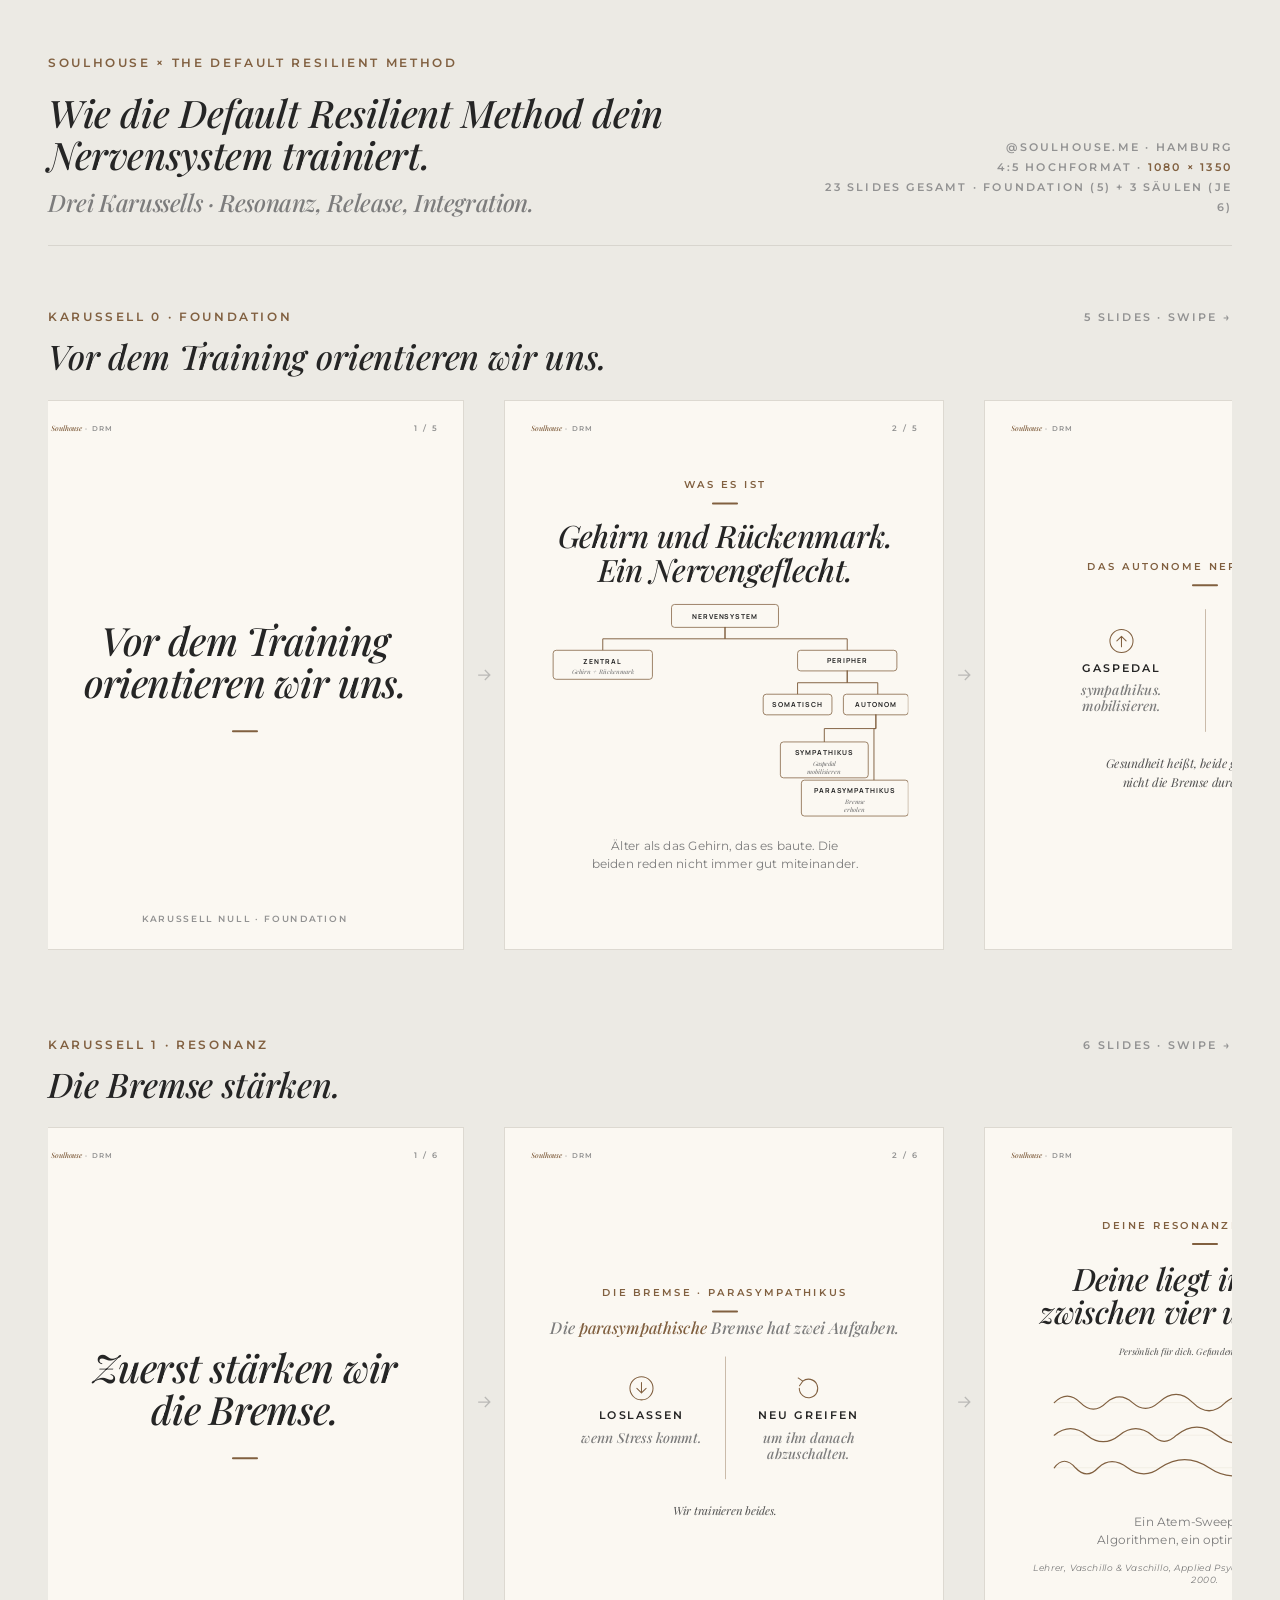
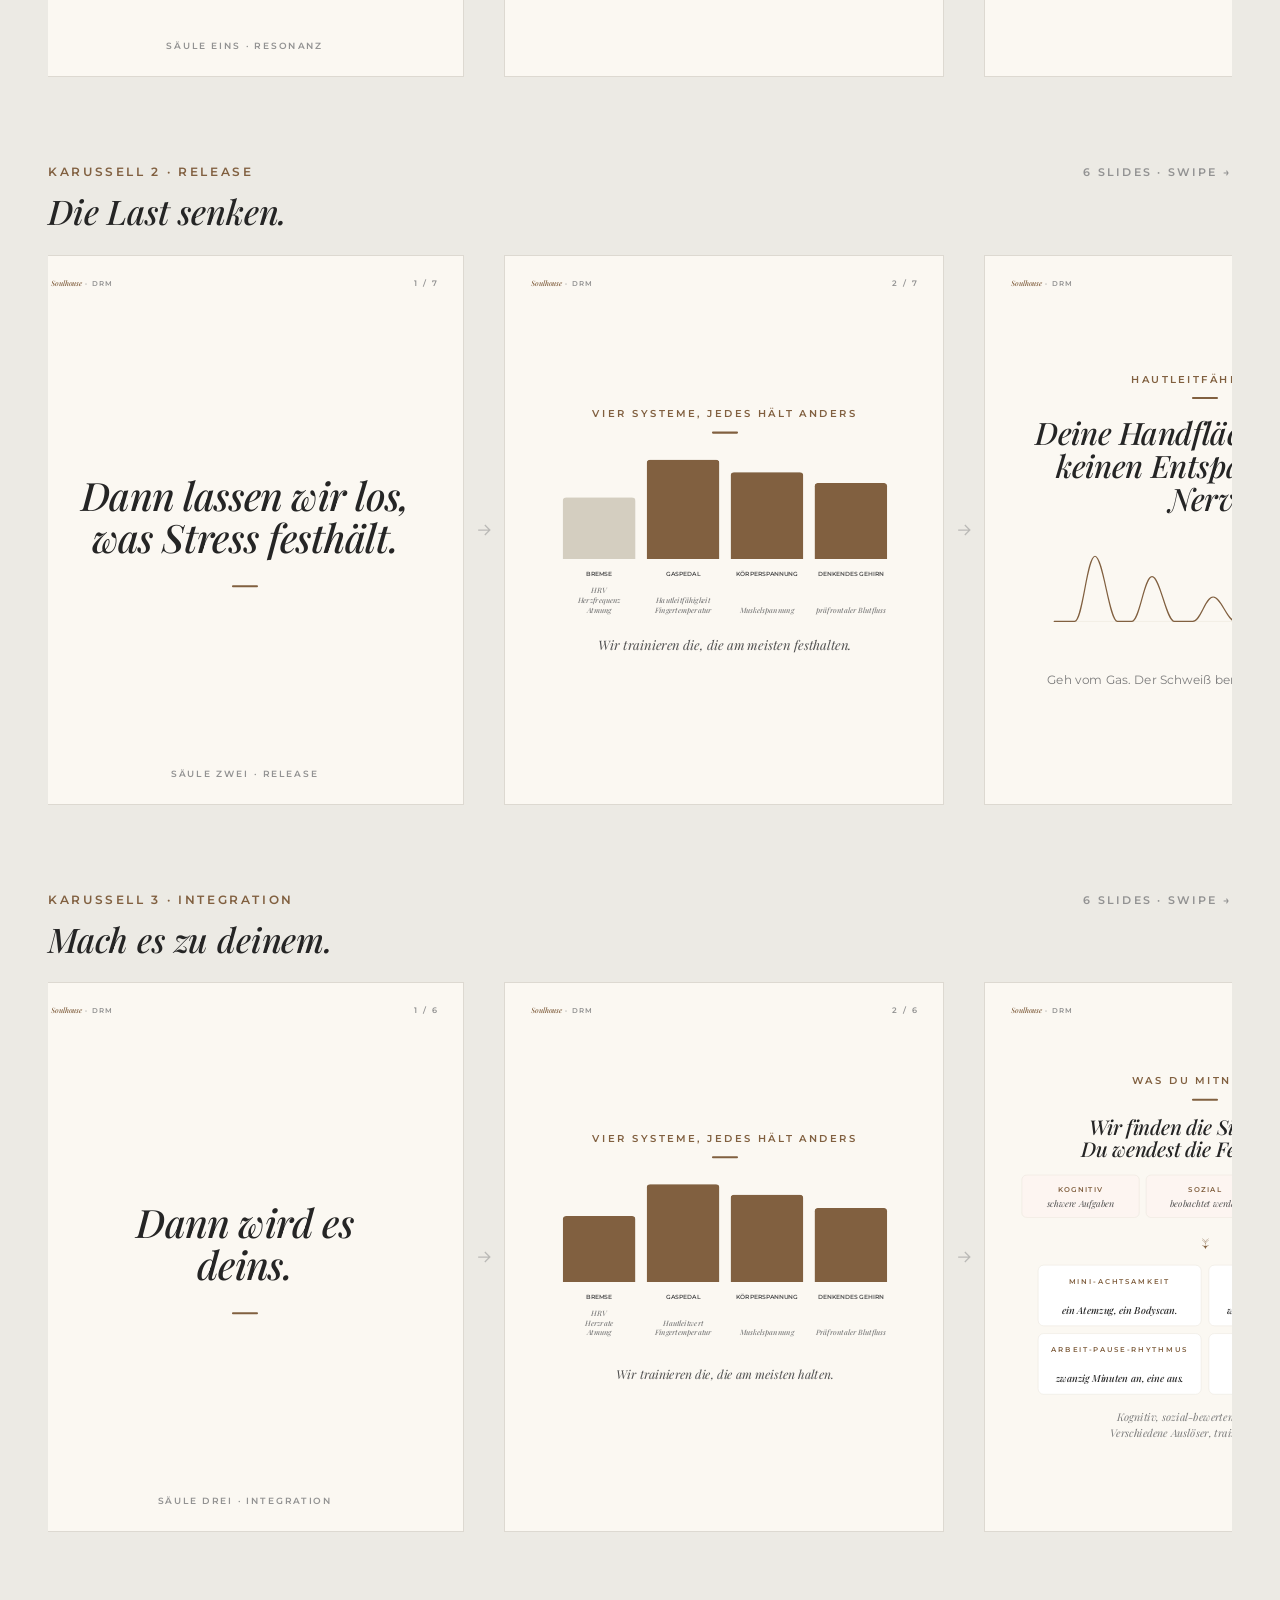
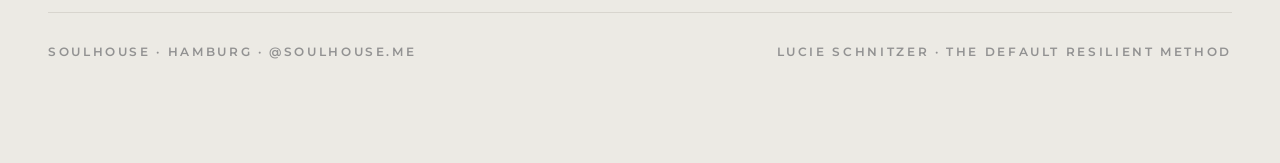
<file: training-carousels/de.html>
<!doctype html>
<html lang="de">
<head>
<meta charset="utf-8" />
<meta name="viewport" content="width=device-width, initial-scale=1" />
<title>Soulhouse × Default Resilient Method — Trainings-Karussells</title>
<link rel="stylesheet" href="colors_and_type.css" />
<style>
  /* =========================================================
     STORYBOARD CHROME
     ========================================================= */
  :root {
    --slide-w: 1080;
    --slide-h: 1350;
    /* desktop display size: ~280px wide × 350px tall */
    --tile-w-desktop: 440px;
    /* mobile display: larger, one-per-viewport strip scroll */
    --tile-w-mobile: 320px;
  }

  html, body {
    background: #ECEAE4; /* warmer paper than surface-alt so the cream slides pop */
    font-family: var(--font-sans);
    color: var(--fg-2);
  }

  .sb-shell {
    max-width: 3000px;
    margin: 0 auto;
    padding: 48px 48px 96px;
  }

  .sb-head {
    display: flex;
    justify-content: space-between;
    align-items: flex-end;
    gap: 48px;
    padding-bottom: 28px;
    border-bottom: 1px solid #D8D5CE;
    margin-bottom: 56px;
  }
  .sb-head h1 {
    font-family: var(--font-serif);
    font-size: 38px;
    line-height: 1.1;
    font-weight: 500;
    letter-spacing: -0.01em;
    color: var(--fg-1);
    max-width: 720px;
  }
  .sb-head h1 em { color: var(--fg-1); }
  .sb-meta {
    font-family: var(--font-sans);
    font-size: 11px;
    letter-spacing: 0.2em;
    text-transform: uppercase;
    color: var(--fg-4);
    font-weight: 600;
    text-align: right;
    line-height: 1.8;
  }
  .sb-meta b { color: var(--accent); font-weight: 600; }

  .sb-row {
    margin-bottom: 72px;
  }
  .sb-row-head {
    display: flex;
    align-items: baseline;
    justify-content: space-between;
    gap: 32px;
    margin-bottom: 24px;
  }
  .sb-row-label {
    font-family: var(--font-sans);
    font-size: 12px;
    letter-spacing: 0.22em;
    text-transform: uppercase;
    color: var(--accent);
    font-weight: 600;
  }
  .sb-row-title {
    font-family: var(--font-serif);
    font-style: italic;
    font-weight: 500;
    font-size: 34px;
    line-height: 1.1;
    letter-spacing: -0.005em;
    color: var(--fg-1);
    margin: 6px 0 0;
  }
  .sb-row-count {
    font-family: var(--font-sans);
    font-size: 11px;
    letter-spacing: 0.2em;
    text-transform: uppercase;
    color: var(--fg-4);
    font-weight: 600;
  }

  /* Row of slides — desktop: left-to-right with swipe arrows. Scrolls horizontally if the viewport is narrow. */
  .sb-strip {
    display: flex;
    align-items: center;
    gap: 10px;
    overflow-x: auto;
    overflow-y: hidden;
    padding-bottom: 8px;
    scrollbar-width: thin;
  }
  .sb-strip::-webkit-scrollbar { height: 6px; }
  .sb-strip::-webkit-scrollbar-thumb { background: #CFC9BC; border-radius: 3px; }
  .sb-strip::-webkit-scrollbar-track { background: transparent; }
  .sb-swipe {
    flex: 0 0 auto;
    width: 20px;
    height: 20px;
    color: var(--fg-4);
    opacity: 0.55;
  }

  /* =========================================================
     SLIDE FRAME — renders a 1080×1350 canvas scaled to fit
     ========================================================= */
  .slide-frame {
    position: relative;
    width: var(--tile-w-desktop);
    aspect-ratio: 1080 / 1350;
    background: #FBF8F2;
    border: 1px solid #DDD9D1;
    overflow: hidden;
    flex: 0 0 auto;
  }
  .slide-frame .canvas {
    position: absolute;
    top: 0; left: 0;
    width: 1080px;
    height: 1350px;
    transform-origin: top left;
    /* scale 1080 -> tile-w-desktop (440 / 1080 ≈ 0.4074) */
    transform: scale(calc(440 / 1080));
  }

  /* =========================================================
     SLIDE INTERIOR (authored at full 1080×1350)
     ========================================================= */
  .slide {
    position: absolute; inset: 0;
    padding: 96px 88px;
    box-sizing: border-box;
    display: flex;
    flex-direction: column;
    background: #FBF8F2; /* cream paper, warmer than bg-paper for photo feel */
    color: var(--fg-1);
    overflow: hidden;
  }
  .slide.paper  { background: #FBF8F2; }
  .slide.dark   { background: #1C1C1C; color: #fff; }

  /* Slide counter */
  .slide-count {
    position: absolute;
    top: 52px;
    right: 64px;
    font-family: var(--font-sans);
    font-size: 20px;
    letter-spacing: 0.22em;
    font-weight: 600;
    color: var(--fg-4);
  }
  .slide.dark .slide-count { color: rgba(255,255,255,0.45); }

  /* Soulhouse × DRM mini-mark in corner (paper slides) */
  .slide-mark {
    position: absolute;
    top: 52px;
    left: 64px;
    font-family: var(--font-sans);
    font-size: 16px;
    letter-spacing: 0.22em;
    font-weight: 600;
    text-transform: uppercase;
    color: var(--fg-4);
  }
  .slide-mark em {
    font-family: var(--font-serif);
    font-style: italic;
    font-weight: 500;
    text-transform: none;
    letter-spacing: -0.01em;
    color: var(--accent);
    font-size: 18px;
  }
  .slide.dark .slide-mark { color: rgba(255,255,255,0.55); }

  /* Eyebrow label (coral small-caps) — used above each concept slide */
  .eyebrow {
    font-family: var(--font-sans);
    font-size: 24px;
    font-weight: 600;
    letter-spacing: 0.26em;
    text-transform: uppercase;
    color: var(--accent);
    text-align: center;
    white-space: normal;
  }

  /* 48×4 coral rule */
  .rule {
    display: block;
    width: 64px;
    height: 5px;
    background: var(--accent);
    border-radius: 2.5px;
    margin: 28px auto 0;
  }

  /* Centered main column */
  .slide .body {
    flex: 1;
    display: flex;
    flex-direction: column;
    align-items: center;
    justify-content: center;
    text-align: center;
    gap: 40px;
  }

  .display {
    font-family: var(--font-serif);
    font-style: italic;
    font-weight: 500;
    color: var(--fg-1);
    letter-spacing: -0.015em;
    text-align: center;
    text-wrap: balance;
  }
  .display.xl   { font-size: 118px; line-height: 1.04; }
  .display.lg   { font-size: 96px;  line-height: 1.06; }
  .display.md   { font-size: 76px;  line-height: 1.08; }
  .display.sm   { font-size: 62px;  line-height: 1.1;  }
  .display em.hard { color: var(--accent); font-style: italic; } /* coral emphasis for spine words */

  .sub {
    font-family: var(--font-sans);
    font-size: 30px;
    line-height: 1.5;
    font-weight: 400;
    color: var(--fg-3);
    max-width: 820px;
    text-align: center;
    text-wrap: balance;
  }
  .slide.dark .sub { color: rgba(255,255,255,0.7); }

  /* Bottom micro-caption strip */
  .footstrip {
    position: absolute;
    bottom: 64px; left: 88px; right: 88px;
    display: flex; align-items: center; justify-content: center;
    font-family: var(--font-sans); font-size: 22px; letter-spacing: 0.22em;
    font-weight: 600; color: var(--fg-4); text-transform: uppercase;
  }
  .slide.dark .footstrip { color: rgba(255,255,255,0.4); }

  /* =========================================================
     DARK END-SLIDE
     ========================================================= */
  .slide.dark {
    padding: 96px 96px 112px;
  }
  .slide.dark .slide-count { color: rgba(255,255,255,0.45); }

  /* vertical co-brand lockup on left edge */
  .lockup-v {
    position: absolute;
    left: 72px;
    top: 50%;
    transform: translateY(-50%) rotate(-90deg);
    transform-origin: left center;
    white-space: nowrap;
    font-family: var(--font-serif);
    font-style: italic;
    font-weight: 500;
    font-size: 26px;
    letter-spacing: 0.02em;
    color: rgba(255,255,255,0.62);
  }
  .lockup-v b { color: #fff; font-style: italic; font-weight: 500; }
  .lockup-v .x {
    display: inline-block;
    margin: 0 18px;
    color: var(--accent);
    font-family: var(--font-sans);
    font-style: normal;
    font-weight: 500;
    font-size: 22px;
    vertical-align: 2px;
  }

  /* CTA chip */
  .cta {
    display: inline-flex;
    align-items: center;
    justify-content: center;
    padding: 28px 56px;
    border-radius: 999px;
    background: var(--accent);
    color: #fff;
    font-family: var(--font-sans);
    font-weight: 600;
    font-size: 28px;
    letter-spacing: 0.02em;
    gap: 14px;
  }
  .cta::after {
    content: "→";
    font-size: 28px;
    line-height: 1;
  }

  .endline {
    position: absolute;
    bottom: 228px; left: 0; right: 0;
    display: flex; justify-content: center;
    font-family: var(--font-sans);
    font-size: 20px;
    font-weight: 600;
    letter-spacing: 0.28em;
    text-transform: uppercase;
    color: rgba(255,255,255,0.55);
  }
  .end-cta-wrap {
    position: absolute;
    bottom: 112px; left: 0; right: 0;
    display: flex; justify-content: center;
  }
  .frame-strip {
    position: absolute;
    bottom: 180px; left: 140px; right: 140px;
    height: 1px; background: rgba(255,255,255,0.18);
  }

  /* =========================================================
     DATA SHAPES
     ========================================================= */

  /* --- 2 icon-cards (slide 1.2) --- */
  .twocards { display: flex; align-items: stretch; gap: 0; max-width: 820px; }
  .twocards .card {
    flex: 1;
    padding: 44px 32px;
    display: flex; flex-direction: column; align-items: center; gap: 18px;
    text-align: center;
  }
  .twocards .divider { width: 1px; background: var(--accent); }
  .twocards .label {
    font-family: var(--font-sans);
    font-size: 26px; font-weight: 600; letter-spacing: 0.22em;
    text-transform: uppercase; color: var(--fg-1);
  }
  .twocards .sub-serif {
    font-family: var(--font-serif); font-style: italic;
    font-weight: 500; font-size: 34px; line-height: 1.15; color: var(--fg-3);
    text-wrap: balance;
  }
  .twocards .ico { width: 68px; height: 68px; color: var(--accent); }

  /* --- 4-system meter (slides 1.4 and 2.2) --- */
  .meter {
    display: flex;
    align-items: stretch;
    gap: 28px;
    padding: 0 12px;
  }
  .meter .bar-wrap { flex: 1; display: grid; grid-template-rows: 260px auto 1fr; align-items: end; justify-items: center; row-gap: 22px; width: 0; }
  .meter .bar-zone { width: 100%; height: 260px; display: flex; align-items: flex-end; }
  .meter .bar {
    width: 100%;
    background: #E8E4DA;
    border-radius: 8px 8px 0 0;
    position: relative;
    overflow: hidden;
  }
  .meter .bar .fill {
    position: absolute; left: 0; right: 0; bottom: 0;
    background: #D4CEC0;
    border-radius: 8px 8px 0 0;
  }
  .meter .bar.coral .fill { background: var(--accent); }
  .meter .label {
    font-family: var(--font-sans);
    font-size: 14px; font-weight: 600; letter-spacing: 0.04em;
    text-transform: uppercase; color: var(--fg-2); text-align: center;
    overflow-wrap: anywhere;
  }
  .meter .bar.coral + .label { color: var(--fg-1); }
  .meter .signals {
    font-family: var(--font-serif); font-style: italic; font-weight: 500;
    font-size: 18px; line-height: 1.35; color: var(--fg-3);
    text-align: center; max-width: 180px;
    margin-top: -10px;
  }
  .meter-wrap { width: 820px; }

  /* --- waveforms --- */
  .wave-svg { width: 820px; height: 300px; display: block; }

  /* --- loop diagram (slide 3.2) --- */
  .loop-frame {
    width: 820px;
    padding: 64px 48px;
    border: 1px solid #D8D3C6;
    border-radius: 16px;
    background: rgba(247, 244, 236, 0.6);
  }
  .loop-svg { width: 100%; height: 280px; display: block; }

  /* --- 2x2 tile grid (slide 3.3) --- */
  .tiles {
    width: 820px;
    display: grid;
    grid-template-columns: 1fr 1fr;
    gap: 24px;
  }
  .tile {
    background: #fff;
    border: 1px solid #E4DFD4;
    border-radius: 14px;
    padding: 40px 36px;
    min-height: 220px;
    display: flex; flex-direction: column; justify-content: space-between; gap: 18px;
  }
  .tile .t-label {
    font-family: var(--font-sans);
    font-size: 22px; font-weight: 600; letter-spacing: 0.22em;
    text-transform: uppercase; color: var(--accent);
  }
  .tile .t-sub {
    font-family: var(--font-serif); font-style: italic;
    font-weight: 500; font-size: 30px; line-height: 1.2; color: var(--fg-1);
    text-wrap: balance;
  }
  .tile .t-num {
    font-family: var(--font-serif); font-weight: 500; font-size: 26px;
    color: var(--fg-4); letter-spacing: -0.01em;
  }

  /* --- DRI ring (slide 3.5) --- */
  .dri-ring { width: 560px; height: 560px; }

  /* =========================================================
     IMAGE SLOTS
     ========================================================= */
  .img-slot {
    position: absolute; inset: 0;
    background:
      linear-gradient(180deg, rgba(28,22,18,0) 0%, rgba(28,22,18,0) 50%, rgba(28,22,18,0.72) 100%),
      repeating-linear-gradient(135deg, #D8CFC0 0 2px, #CCC2B2 2px 4px);
    display: flex; align-items: flex-start; justify-content: center;
  }
  .img-slot .chip {
    margin-top: 96px;
    background: rgba(28,22,18,0.72);
    color: #fff;
    font-family: var(--font-sans);
    font-size: 22px; font-weight: 600;
    letter-spacing: 0.24em; text-transform: uppercase;
    padding: 16px 28px; border-radius: 999px;
    display: inline-flex; align-items: center; gap: 12px;
  }
  .img-slot .chip b { color: var(--accent); font-weight: 600; }
  .img-slot .slot-caption {
    position: absolute;
    top: 180px; left: 88px; right: 88px;
    color: rgba(255,255,255,0.85);
    font-family: var(--font-serif); font-style: italic;
    font-weight: 500; font-size: 30px; line-height: 1.35;
    text-align: center;
    text-wrap: balance;
    background: rgba(28,22,18,0.45);
    padding: 20px 36px;
    border-radius: 8px;
  }

  /* overlay block on full-bleed image slides */
  .slide.image-slide {
    padding: 0;
  }
  .slide.image-slide .slide-count { color: rgba(255,255,255,0.7); }
  .slide.image-slide .slide-mark { color: rgba(255,255,255,0.7); }
  .slide.image-slide .slide-mark em { color: var(--accent); }
  .image-overlay {
    position: absolute;
    left: 0; right: 0; bottom: 0;
    padding: 72px 88px 96px;
    color: #fff;
    background: linear-gradient(180deg, rgba(28,22,18,0) 0%, rgba(28,22,18,0.55) 30%, rgba(28,22,18,0.85) 100%);
    display: flex; flex-direction: column; align-items: center; text-align: center; gap: 28px;
  }
  .image-overlay .eyebrow { color: var(--primary-30); }
  .image-overlay .display { color: #fff; }
  .image-overlay .sub { color: rgba(255,255,255,0.82); font-size: 24px; max-width: 760px; }

  /* =========================================================
     MOBILE
     ========================================================= */
  @media (max-width: 900px) {
    .sb-shell { padding: 24px 0 64px; }
    .sb-head {
      flex-direction: column;
      align-items: flex-start;
      gap: 16px;
      padding: 0 24px 24px;
      margin-bottom: 32px;
    }
    .sb-head h1 { font-size: 28px; }
    .sb-meta { text-align: left; }

    .sb-row { margin-bottom: 48px; }
    .sb-row-head { padding: 0 24px; flex-direction: column; align-items: flex-start; gap: 6px; }
    .sb-row-title { font-size: 26px; }

    .sb-strip {
      overflow-x: auto;
      overflow-y: hidden;
      scroll-snap-type: x mandatory;
      padding: 4px 24px 24px;
      -webkit-overflow-scrolling: touch;
    }
    .sb-strip::-webkit-scrollbar { height: 4px; }
    .sb-strip::-webkit-scrollbar-thumb { background: #D4CEC0; border-radius: 2px; }

    .slide-frame {
      width: var(--tile-w-mobile);
      scroll-snap-align: start;
    }
    .slide-frame .canvas {
      transform: scale(calc(320 / 1080));
    }
    .sb-swipe { display: none; }
  }

  /* Print styles — treat each carousel row as its own block */
  @media print {
    body { background: #fff; }
    .sb-shell { padding: 0; max-width: none; }
    .sb-head { page-break-after: avoid; }
    .sb-row  { page-break-inside: avoid; }
  }
</style>
</head>
<body>

<div class="sb-shell">

  <!-- ========================================================= -->
  <!-- STORYBOARD HEADER                                         -->
  <!-- ========================================================= -->
  <header class="sb-head">
    <div>
      <div class="sb-row-label" style="margin-bottom:14px">SOULHOUSE  ×  THE DEFAULT RESILIENT METHOD</div>
      <h1><em>Wie die Default Resilient Method dein Nervensystem trainiert.</em><br/>
        <span style="color:var(--fg-3); font-size: 24px; font-style: italic;">Drei Karussells · Resonanz, Release, Integration.</span>
      </h1>
    </div>
    <div class="sb-meta">
      <div>@SOULHOUSE.ME · Hamburg</div>
      <div>4:5 Hochformat · <b>1080 × 1350</b></div>
      <div>23 Slides gesamt · Foundation (5) + 3 Säulen (je 6)</div>
    </div>
  </header>


<!-- ============================================================= -->
<!-- CAROUSEL 0 — FOUNDATION                                        -->
<!-- ============================================================= -->
<section class="sb-row">
  <div class="sb-row-head">
    <div>
      <div class="sb-row-label">KARUSSELL 0 · FOUNDATION</div>
      <div class="sb-row-title"><em>Vor dem Training orientieren wir uns.</em></div>
    </div>
    <div class="sb-row-count">5 Slides · Swipe →</div>
  </div>

  <div class="sb-strip">

    <!-- ===== 0.1 Hook ===== -->
    <div class="slide-frame" aria-label="Carousel 0 · Slide 1 of 5">
      <div class="canvas">
        <div class="slide paper">
          <div class="slide-mark"><em>Soulhouse</em> · DRM</div>
          <div class="slide-count">1 / 5</div>
          <div class="body">
            <div class="display lg">
              <em>Vor dem Training</em><br/>
              <em>orientieren wir uns.</em>
            </div>
            <span class="rule"></span>
          </div>
          <div class="footstrip">KARUSSELL NULL · FOUNDATION</div>
        </div>
      </div>
    </div>

    <svg class="sb-swipe" viewBox="0 0 24 24" fill="none" stroke="currentColor" stroke-width="1.5"><path d="M5 12h14M13 6l6 6-6 6"/></svg>

    <!-- ===== 0.2 One nervous system — tree diagram ===== -->
    <div class="slide-frame" aria-label="Carousel 0 · Slide 2 of 5">
      <div class="canvas">
        <div class="slide paper">
          <div class="slide-mark"><em>Soulhouse</em> · DRM</div>
          <div class="slide-count">2 / 5</div>
          <div class="body" style="gap: 36px;">
            <div>
              <div class="eyebrow">WAS ES IST</div>
              <span class="rule"></span>
            </div>
            <div class="display md">
              <em>Gehirn und Rückenmark.</em><br/>
              <em>Ein Nervengeflecht.</em>
            </div>

            <!-- Branching tree diagram of the nervous system -->
            <svg viewBox="0 0 960 580" style="width: 100%; max-width: 900px; height: auto; display: block; margin: 0 auto;" fill="none" preserveAspectRatio="xMidYMid meet">
              <defs>
                <style>
                  .nchip-bg { fill: #FBF8F2; stroke: #816040; stroke-width: 2; }
                  .nchip-label { font-family: Manrope, sans-serif; font-weight: 700; font-size: 18px; letter-spacing: 2.5px; fill: #252525; }
                  .nchip-sub { font-family: 'Playfair Display', serif; font-style: italic; font-weight: 500; font-size: 16px; fill: #7C7C7C; }
                  .nline { stroke: #816040; stroke-width: 2.5; fill: none; stroke-linecap: round; }
                </style>
              </defs>

              <!-- L1 — NERVENSYSTEM (center x=480) -->
              <rect x="340" y="10" width="280" height="60" rx="8" class="nchip-bg"/>
              <text x="480" y="47" text-anchor="middle" class="nchip-label">NERVEN­SYSTEM</text>

              <!-- L1 -> L2 -->
              <path d="M 480 70 L 480 100 L 160 100 L 160 130" class="nline"/>
              <path d="M 480 70 L 480 100 L 800 100 L 800 130" class="nline"/>

              <!-- L2 — ZENTRAL (center x=160) -->
              <rect x="30" y="130" width="260" height="76" rx="8" class="nchip-bg"/>
              <text x="160" y="166" text-anchor="middle" class="nchip-label">ZENTRAL</text>
              <text x="160" y="192" text-anchor="middle" class="nchip-sub">Gehirn + Rückenmark</text>

              <!-- L2 — PERIPHER (center x=800) -->
              <rect x="670" y="130" width="260" height="54" rx="8" class="nchip-bg"/>
              <text x="800" y="164" text-anchor="middle" class="nchip-label">PERIPHER</text>

              <!-- L2 -> L3 -->
              <path d="M 800 184 L 800 215 L 670 215 L 670 245" class="nline"/>
              <path d="M 800 184 L 800 215 L 880 215 L 880 245" class="nline"/>

              <!-- L3 — SOMATISCH (center x=670) -->
              <rect x="580" y="245" width="180" height="54" rx="8" class="nchip-bg"/>
              <text x="670" y="279" text-anchor="middle" class="nchip-label">SOMATISCH</text>

              <!-- L3 — AUTONOM (center x=880) -->
              <rect x="790" y="245" width="170" height="54" rx="8" class="nchip-bg"/>
              <text x="875" y="279" text-anchor="middle" class="nchip-label">AUTONOM</text>

              <!-- L3 -> L4 -->
              <path d="M 875 299 L 875 335 L 740 335 L 740 370" class="nline"/>
              <path d="M 875 299 L 875 335 L 870 335 L 870 470" class="nline"/>

              <!-- L4 — SYMPATHIKUS (center x=740) -->
              <rect x="625" y="370" width="230" height="94" rx="8" class="nchip-bg"/>
              <text x="740" y="404" text-anchor="middle" class="nchip-label">SYMPATHIKUS</text>
              <text x="740" y="432" text-anchor="middle" class="nchip-sub">Gaspedal</text>
              <text x="740" y="454" text-anchor="middle" class="nchip-sub">mobilisieren</text>

              <!-- L4 — PARASYMPATHIKUS (center x=820, stacked below) -->
              <rect x="680" y="470" width="280" height="94" rx="8" class="nchip-bg"/>
              <text x="820" y="504" text-anchor="middle" class="nchip-label">PARASYMPATHIKUS</text>
              <text x="820" y="532" text-anchor="middle" class="nchip-sub">Bremse</text>
              <text x="820" y="554" text-anchor="middle" class="nchip-sub">erholen</text>
            </svg>
            <div class="sub">Älter als das Gehirn, das es baute. Die beiden reden nicht immer gut miteinander.</div>
          </div>
        </div>
      </div>
    </div>

    <svg class="sb-swipe" viewBox="0 0 24 24" fill="none" stroke="currentColor" stroke-width="1.5"><path d="M5 12h14M13 6l6 6-6 6"/></svg>

    <!-- ===== 0.3 The autonomic split — two cards ===== -->
    <div class="slide-frame" aria-label="Carousel 0 · Slide 3 of 5">
      <div class="canvas">
        <div class="slide paper">
          <div class="slide-mark"><em>Soulhouse</em> · DRM</div>
          <div class="slide-count">3 / 5</div>
          <div class="body" style="gap: 56px;">
            <div>
              <div class="eyebrow">DAS AUTONOME NERVENSYSTEM</div>
              <span class="rule"></span>
            </div>
            <div class="twocards">
              <div class="card">
                <!-- gas pedal icon: upward arrow in circle -->
                <svg class="ico" viewBox="0 0 48 48" fill="none" stroke="currentColor" stroke-width="1.8" stroke-linecap="round" stroke-linejoin="round">
                  <circle cx="24" cy="24" r="20"/>
                  <path d="M24 34 L24 16 M16 24 L24 16 L32 24"/>
                </svg>
                <div class="label">GASPEDAL</div>
                <div class="sub-serif"><em>sympathikus. mobilisieren.</em></div>
              </div>
              <div class="divider"></div>
              <div class="card">
                <!-- brake icon: downward arrow in circle -->
                <svg class="ico" viewBox="0 0 48 48" fill="none" stroke="currentColor" stroke-width="1.8" stroke-linecap="round" stroke-linejoin="round">
                  <circle cx="24" cy="24" r="20"/>
                  <path d="M24 14 L24 32 M16 24 L24 32 L32 24"/>
                </svg>
                <div class="label">BREMSE</div>
                <div class="sub-serif"><em>parasympathikus. erholen.</em></div>
              </div>
            </div>
            <div class="sub" style="font-family: var(--font-serif); font-style: italic; font-size: 30px; color: var(--fg-2);">
              Gesundheit heißt, beide gut zu nutzen, nicht die Bremse durchzutreten.
            </div>
          </div>
        </div>
      </div>
    </div>

    <svg class="sb-swipe" viewBox="0 0 24 24" fill="none" stroke="currentColor" stroke-width="1.5"><path d="M5 12h14M13 6l6 6-6 6"/></svg>

    <!-- ===== 0.4 Why naming matters — muted 4-system meter ===== -->
    <div class="slide-frame" aria-label="Carousel 0 · Slide 4 of 5">
      <div class="canvas">
        <div class="slide paper">
          <div class="slide-mark"><em>Soulhouse</em> · DRM</div>
          <div class="slide-count">4 / 5</div>
          <div class="body" style="gap: 44px;">
            <div>
              <div class="eyebrow">WARUM DAS ZÄHLT</div>
              <span class="rule"></span>
            </div>
            <div class="display md">
              <em>Du kannst nicht trainieren,</em><br/>
              <em>was du nicht benennst.</em>
            </div>

            <div class="meter-wrap">
              <div class="meter">
                <div class="bar-wrap">
                  <div class="bar-zone"><div class="bar" style="height: 72%;"><div class="fill" style="height: 100%"></div></div></div>
                  <div class="label">BREMSE</div>
                  <div class="signals">HRV<br/>Herzfrequenz<br/>Atmung</div>
                </div>
                <div class="bar-wrap">
                  <div class="bar-zone"><div class="bar" style="height: 58%;"><div class="fill" style="height: 100%"></div></div></div>
                  <div class="label">GASPEDAL</div>
                  <div class="signals">Hautleitfähigkeit<br/>Fingertemperatur</div>
                </div>
                <div class="bar-wrap">
                  <div class="bar-zone"><div class="bar" style="height: 80%;"><div class="fill" style="height: 100%"></div></div></div>
                  <div class="label">KÖRPERSPANNUNG</div>
                  <div class="signals">Muskelspannung</div>
                </div>
                <div class="bar-wrap">
                  <div class="bar-zone"><div class="bar" style="height: 64%;"><div class="fill" style="height: 100%"></div></div></div>
                  <div class="label">DENKENDES GEHIRN</div>
                  <div class="signals">präfrontaler Blutfluss</div>
                </div>
              </div>
            </div>
            <div class="sub" style="margin-top: 24px;">Sieben Signale, vier Systeme. Gemeinsam gemessen, weil sie miteinander reden.</div>
          </div>
        </div>
      </div>
    </div>

    <svg class="sb-swipe" viewBox="0 0 24 24" fill="none" stroke="currentColor" stroke-width="1.5"><path d="M5 12h14M13 6l6 6-6 6"/></svg>

    <!-- ===== 0.5 End + CTA ===== -->
    <div class="slide-frame" aria-label="Carousel 0 · Slide 5 of 5">
      <div class="canvas">
        <div class="slide dark">
          <div class="slide-count">5 / 5</div>
          <div class="lockup-v">
            <b>Soulhouse</b><span class="x">×</span><em>The Default Resilient Method</em>
          </div>
          <div class="body" style="padding-left: 96px;">
            <div class="display lg" style="color:#fff;">
              <em>Foundation.</em><br/>
              <em style="color: var(--accent);">Dann Training.</em>
            </div>
          </div>
          <div class="frame-strip"></div>
          <div class="endline">ALS NÄCHSTES  ·  RESONANZ</div>
          <div class="end-cta-wrap"><div class="cta">Termin buchen</div></div>
        </div>
      </div>
    </div>

  </div>
</section>


<!-- ============================================================= -->
<!-- CAROUSEL 1 — RESONANCE                                         -->
<!-- ============================================================= -->
<section class="sb-row">
  <div class="sb-row-head">
    <div>
      <div class="sb-row-label">KARUSSELL 1 · RESONANZ</div>
      <div class="sb-row-title"><em>Die Bremse stärken.</em></div>
    </div>
    <div class="sb-row-count">6 Slides · Swipe →</div>
  </div>

  <div class="sb-strip">

    <!-- ===== 1.1 Hook ===== -->
    <div class="slide-frame" aria-label="Carousel 1 · Slide 1 of 6">
      <div class="canvas">
        <div class="slide paper">
          <div class="slide-mark"><em>Soulhouse</em> · DRM</div>
          <div class="slide-count">1 / 6</div>
          <div class="body">
            <div class="display lg">
              <em>Zuerst stärken wir</em><br/>
              <em>die Bremse.</em>
            </div>
            <span class="rule"></span>
          </div>
          <div class="footstrip">SÄULE EINS · RESONANZ</div>
        </div>
      </div>
    </div>

    <svg class="sb-swipe" viewBox="0 0 24 24" fill="none" stroke="currentColor" stroke-width="1.5"><path d="M5 12h14M13 6l6 6-6 6"/></svg>

    <!-- ===== 1.2 Two jobs ===== -->
    <div class="slide-frame" aria-label="Carousel 1 · Slide 2 of 6">
      <div class="canvas">
        <div class="slide paper">
          <div class="slide-mark"><em>Soulhouse</em> · DRM</div>
          <div class="slide-count">2 / 6</div>
          <div class="body" style="gap: 56px;">
            <div>
              <div class="eyebrow">DIE BREMSE  ·  PARASYMPATHIKUS</div>
              <span class="rule"></span>
              <div style="margin-top: 22px; font-family: var(--font-serif); font-style: italic; font-weight: 500; font-size: 40px; color: var(--fg-3); text-align: center;">
                Die <em style="color: var(--accent);">parasympathische</em> Bremse hat zwei Aufgaben.
              </div>
            </div>
            <div class="twocards">
              <div class="card">
                <!-- downward arrow icon -->
                <svg class="ico" viewBox="0 0 48 48" fill="none" stroke="currentColor" stroke-width="1.8" stroke-linecap="round" stroke-linejoin="round">
                  <circle cx="24" cy="24" r="20"/>
                  <path d="M24 14 L24 32 M16 24 L24 32 L32 24"/>
                </svg>
                <div class="label">LOSLASSEN</div>
                <div class="sub-serif"><em>wenn Stress kommt.</em></div>
              </div>
              <div class="divider"></div>
              <div class="card">
                <!-- ring arrow icon -->
                <svg class="ico" viewBox="0 0 48 48" fill="none" stroke="currentColor" stroke-width="1.8" stroke-linecap="round" stroke-linejoin="round">
                  <path d="M8 24a16 16 0 1 0 6-12.4"/>
                  <path d="M6 6 L14 11.6 L8.4 19.6"/>
                </svg>
                <div class="label">NEU GREIFEN</div>
                <div class="sub-serif"><em>um ihn danach abzuschalten.</em></div>
              </div>
            </div>
            <div class="sub" style="font-family: var(--font-serif); font-style: italic; color: var(--fg-2); font-size: 28px;">Wir trainieren beides.</div>
          </div>
        </div>
      </div>
    </div>

    <svg class="sb-swipe" viewBox="0 0 24 24" fill="none" stroke="currentColor" stroke-width="1.5"><path d="M5 12h14M13 6l6 6-6 6"/></svg>

    <!-- ===== 1.3 Resonance frequency ===== -->
    <div class="slide-frame" aria-label="Carousel 1 · Slide 3 of 6">
      <div class="canvas">
        <div class="slide paper">
          <div class="slide-mark"><em>Soulhouse</em> · DRM</div>
          <div class="slide-count">3 / 6</div>
          <div class="body" style="gap: 40px;">
            <div>
              <div class="eyebrow">DEINE RESONANZFREQUENZ</div>
              <span class="rule"></span>
            </div>
            <div class="display md">
              <em>Deine liegt irgendwo</em><br/>
              <em>zwischen vier und sieben.</em>
            </div>
            <div class="sub" style="font-family: var(--font-serif); font-style: italic; color: var(--fg-2); font-size: 22px;">
              Persönlich für dich. Gefunden, nicht geraten.
            </div>

            <!-- 3 sinusoidal waves: drifting on left, locking on right -->
            <svg class="wave-svg" viewBox="0 0 820 260" fill="none">
              <!-- muted top & bottom baselines -->
              <line x1="40"  y1="50"  x2="780" y2="50"  stroke="#E4DED1" stroke-width="1"/>
              <line x1="40"  y1="130" x2="780" y2="130" stroke="#E4DED1" stroke-width="1"/>
              <line x1="40"  y1="210" x2="780" y2="210" stroke="#E4DED1" stroke-width="1"/>

              <!-- WAVE A — starts fast/irregular, ends matching shared rhythm -->
              <path stroke="#816040" stroke-width="3" stroke-linecap="round" fill="none"
                d="
                M 40 50
                Q 72 18, 104 50  Q 136 82, 168 50
                Q 200 22, 232 50  Q 264 78, 296 50
                Q 340 10, 380 50  Q 420 90, 460 50
                Q 510 10, 560 50  Q 610 90, 660 50
                Q 710 10, 760 50
                "/>

              <!-- WAVE B — medium then locking -->
              <path stroke="#816040" stroke-width="3" stroke-linecap="round" fill="none"
                d="
                M 40 130
                Q 80 98, 120 130  Q 160 162, 200 130
                Q 240 98, 280 130  Q 310 160, 340 130
                Q 390 90, 440 130  Q 490 170, 540 130
                Q 590 90, 640 130  Q 690 170, 740 130
                L 780 130
                "/>

              <!-- WAVE C — slowest, draws the anchor on the right -->
              <path stroke="#816040" stroke-width="3" stroke-linecap="round" fill="none"
                d="
                M 40 210
                Q 64 178, 92 210  Q 120 240, 148 210
                Q 180 180, 220 210  Q 260 240, 300 210
                Q 360 170, 420 210  Q 480 250, 540 210
                Q 600 170, 660 210  Q 720 250, 780 210
                "/>

              <!-- subtle lock indicator on right: vertical tick + label -->
              <line x1="690" y1="20" x2="690" y2="240" stroke="#816040" stroke-width="1" stroke-dasharray="3 4" opacity="0.55"/>
            </svg>
            <div class="sub">Ein Atem-Sweep, sechs Algorithmen, ein optimales Tempo.</div>
            <div style="font-family: var(--font-sans); font-size: 22px; letter-spacing: 0.04em; color: var(--fg-3); text-align: center; margin-top: -8px; font-style: italic;">
              Lehrer, Vaschillo &amp; Vaschillo, <em>Applied Psychophysiology &amp; Biofeedback</em>, 2000.
            </div>
          </div>
        </div>
      </div>
    </div>

    <svg class="sb-swipe" viewBox="0 0 24 24" fill="none" stroke="currentColor" stroke-width="1.5"><path d="M5 12h14M13 6l6 6-6 6"/></svg>

    <!-- ===== 1.4 What it trains ===== -->
    <div class="slide-frame" aria-label="Carousel 1 · Slide 4 of 6">
      <div class="canvas">
        <div class="slide paper">
          <div class="slide-mark"><em>Soulhouse</em> · DRM</div>
          <div class="slide-count">4 / 6</div>
          <div class="body" style="gap: 44px;">
            <div>
              <div class="eyebrow">WAS ES TRAINIERT</div>
              <span class="rule"></span>
            </div>
            <div class="display md">
              <em>Stärkere Bremse.</em><br/>
              <em>Schnellere Erholung.</em>
            </div>

            <div class="meter-wrap">
              <div class="meter">
                <div class="bar-wrap">
                  <div class="bar coral" style="height: 100%;"><div class="fill" style="height: 100%"></div></div>
                  <div class="label">BREMSE</div>
                  <div class="signals">HRV<br/>Herzfrequenz<br/>Atmung</div>
                </div>
                <div class="bar-wrap">
                  <div class="bar-zone"><div class="bar" style="height: 55%;"><div class="fill" style="height: 100%"></div></div></div>
                  <div class="label">GASPEDAL</div>
                  <div class="signals">Hautleitfähigkeit<br/>Fingertemperatur</div>
                </div>
                <div class="bar-wrap">
                  <div class="bar-zone"><div class="bar" style="height: 48%;"><div class="fill" style="height: 100%"></div></div></div>
                  <div class="label">KÖRPERSPANNUNG</div>
                  <div class="signals">Muskelspannung</div>
                </div>
                <div class="bar-wrap">
                  <div class="bar-zone"><div class="bar" style="height: 60%;"><div class="fill" style="height: 100%"></div></div></div>
                  <div class="label">DENKENDES GEHIRN</div>
                  <div class="signals">präfrontaler Blutfluss</div>
                </div>
              </div>
            </div>
            <div class="sub">Die Daten verschieben sich zuerst. Dann das Gefühl.</div>
          </div>
        </div>
      </div>
    </div>

    <svg class="sb-swipe" viewBox="0 0 24 24" fill="none" stroke="currentColor" stroke-width="1.5"><path d="M5 12h14M13 6l6 6-6 6"/></svg>

    <!-- ===== 1.5 The trap ===== -->
    <div class="slide-frame" aria-label="Carousel 1 · Slide 5 of 6">
      <div class="canvas">
        <div class="slide paper">
          <div class="slide-mark"><em>Soulhouse</em> · DRM</div>
          <div class="slide-count">5 / 6</div>
          <div class="body" style="gap: 56px;">
            <div>
              <div class="eyebrow">WO MAN ES FALSCH MACHT</div>
              <span class="rule"></span>
            </div>
            <div class="display md">
              <em>Tief atmen</em><br/>
              <em>ist nicht ruhig atmen.</em>
            </div>
            <div class="sub">Anstrengung ist sympathisch. Leise und langsam ist das Signal.</div>
          </div>
        </div>
      </div>
    </div>

    <svg class="sb-swipe" viewBox="0 0 24 24" fill="none" stroke="currentColor" stroke-width="1.5"><path d="M5 12h14M13 6l6 6-6 6"/></svg>

    <!-- ===== 1.6 End + CTA ===== -->
    <div class="slide-frame" aria-label="Carousel 1 · Slide 6 of 6">
      <div class="canvas">
        <div class="slide dark">
          <div class="slide-count">6 / 6</div>
          <div class="lockup-v">
            <b>Soulhouse</b><span class="x">×</span><em>The Default Resilient Method</em>
          </div>
          <div class="body" style="padding-left: 96px;">
            <div class="display lg" style="color:#fff;">
              <em>Säule eins von drei.</em><br/>
              <em style="color: var(--accent);">Resonanz.</em>
            </div>
          </div>
          <div class="frame-strip"></div>
          <div class="endline">ALS NÄCHSTES  ·  RELEASE</div>
          <div class="end-cta-wrap"><div class="cta">Termin buchen</div></div>
        </div>
      </div>
    </div>

  </div>
</section>


<!-- ============================================================= -->
<!-- CAROUSEL 2 — RELEASE                                           -->
<!-- ============================================================= -->
<section class="sb-row">
  <div class="sb-row-head">
    <div>
      <div class="sb-row-label">KARUSSELL 2 · RELEASE</div>
      <div class="sb-row-title"><em>Die Last senken.</em></div>
    </div>
    <div class="sb-row-count">6 Slides · Swipe →</div>
  </div>

  <div class="sb-strip">

    <!-- ===== 2.1 Hook ===== -->
    <div class="slide-frame" aria-label="Carousel 2 · Slide 1 of 7">
      <div class="canvas">
        <div class="slide paper">
          <div class="slide-mark"><em>Soulhouse</em> · DRM</div>
          <div class="slide-count">1 / 7</div>
          <div class="body">
            <div class="display lg">
              <em>Dann lassen wir los,</em><br/>
              <em>was Stress festhält.</em>
            </div>
            <span class="rule"></span>
          </div>
          <div class="footstrip">SÄULE ZWEI · RELEASE</div>
        </div>
      </div>
    </div>

    <svg class="sb-swipe" viewBox="0 0 24 24" fill="none" stroke="currentColor" stroke-width="1.5"><path d="M5 12h14M13 6l6 6-6 6"/></svg>

    <!-- ===== 2.2 Four systems ===== -->
    <div class="slide-frame" aria-label="Carousel 2 · Slide 2 of 7">
      <div class="canvas">
        <div class="slide paper">
          <div class="slide-mark"><em>Soulhouse</em> · DRM</div>
          <div class="slide-count">2 / 7</div>
          <div class="body" style="gap: 48px;">
            <div>
              <div class="eyebrow">VIER SYSTEME, JEDES HÄLT ANDERS</div>
              <span class="rule"></span>
            </div>

            <div class="meter-wrap">
              <div class="meter">
                <div class="bar-wrap">
                  <div class="bar-zone"><div class="bar" style="height: 58%;"><div class="fill" style="height: 100%"></div></div></div>
                  <div class="label">BREMSE</div>
                  <div class="signals">HRV<br/>Herzfrequenz<br/>Atmung</div>
                </div>
                <div class="bar-wrap">
                  <div class="bar-zone"><div class="bar coral" style="height: 94%;"><div class="fill" style="height: 100%"></div></div></div>
                  <div class="label">GASPEDAL</div>
                  <div class="signals">Hautleitfähigkeit<br/>Fingertemperatur</div>
                </div>
                <div class="bar-wrap">
                  <div class="bar-zone"><div class="bar coral" style="height: 82%;"><div class="fill" style="height: 100%"></div></div></div>
                  <div class="label">KÖRPERSPANNUNG</div>
                  <div class="signals">Muskelspannung</div>
                </div>
                <div class="bar-wrap">
                  <div class="bar-zone"><div class="bar coral" style="height: 72%;"><div class="fill" style="height: 100%"></div></div></div>
                  <div class="label">DENKENDES GEHIRN</div>
                  <div class="signals">präfrontaler Blutfluss</div>
                </div>
              </div>
            </div>
            <div class="sub" style="font-family: var(--font-serif); font-style: italic; font-size: 32px; color: var(--fg-2);">
              Wir trainieren die, die am meisten festhalten.
            </div>
          </div>
        </div>
      </div>
    </div>

    <svg class="sb-swipe" viewBox="0 0 24 24" fill="none" stroke="currentColor" stroke-width="1.5"><path d="M5 12h14M13 6l6 6-6 6"/></svg>

    <!-- ===== 2.3 Skin conductance ===== -->
    <div class="slide-frame" aria-label="Carousel 2 · Slide 3 of 7">
      <div class="canvas">
        <div class="slide paper">
          <div class="slide-mark"><em>Soulhouse</em> · DRM</div>
          <div class="slide-count">3 / 7</div>
          <div class="body" style="gap: 40px;">
            <div>
              <div class="eyebrow">HAUTLEITFÄHIGKEIT</div>
              <span class="rule"></span>
            </div>
            <div class="display md">
              <em>Deine Handflächen haben</em><br/>
              <em>keinen Entspannungs-Nerv.</em>
            </div>

            <!-- habituation waveform: tall spike left, settles to calm baseline right -->
            <svg class="wave-svg" viewBox="0 0 820 260" fill="none">
              <line x1="40" y1="200" x2="780" y2="200" stroke="#E4DED1" stroke-width="1"/>
              <path stroke="#816040" stroke-width="3" stroke-linecap="round" stroke-linejoin="round" fill="none"
                d="
                M 40 200
                L 90 200
                C 110 200, 120 40, 140 40
                C 160 40, 175 200, 195 200
                L 230 200
                C 250 200, 260 90, 280 90
                C 300 90, 315 200, 335 200
                L 380 200
                C 400 200, 410 140, 430 140
                C 450 140, 465 200, 485 200
                L 540 200
                C 560 200, 570 180, 590 180
                C 610 180, 620 200, 640 200
                L 780 200
                "/>
              <!-- fade region marking calm baseline -->
              <rect x="590" y="180" width="190" height="40" fill="#816040" opacity="0.08" rx="3"/>
            </svg>
            <div class="sub">Geh vom Gas. Der Schweiß beruhigt sich von selbst.</div>
          </div>
        </div>
      </div>
    </div>

    <svg class="sb-swipe" viewBox="0 0 24 24" fill="none" stroke="currentColor" stroke-width="1.5"><path d="M5 12h14M13 6l6 6-6 6"/></svg>

    <!-- ===== 2.4 Temperature — IMAGE SLOT 1 ===== -->
    <div class="slide-frame" aria-label="Carousel 2 · Slide 4 of 7">
      <div class="canvas">
        <div class="slide image-slide">
          <div class="img-slot">
            <div class="chip"><b>BILD-SLOT 1</b> · Temperatur</div>
          </div>
          <div class="slide-mark"><em>Soulhouse</em> · DRM</div>
          <div class="slide-count">4 / 7</div>
          <div class="slot-caption" style="position:absolute; top: 200px; left: 88px; right: 88px; color: rgba(255,255,255,0.88); font-family: var(--font-serif); font-style: italic; font-weight: 500; font-size: 26px; line-height: 1.35; text-align: center; background: rgba(28,22,18,0.4); padding: 18px 28px; border-radius: 8px; text-wrap: balance;">
            Warme Hände auf weichem Naturleinen, goldenes Seitenlicht, kein klinischer Kontext, editoriale Nahaufnahme.
          </div>
          <div class="image-overlay">
            <div class="eyebrow" style="color: var(--primary-30);">TEMPERATUR</div>
            <div class="display md" style="color:#fff;">
              <em>Erwärmen ist loslassen.</em><br/>
              <em>Es gibt keinen anderen Weg.</em>
            </div>
            <div class="sub">Blood vessels have no parasympathetic nerve. The <em style="font-family: var(--font-serif); font-style: italic; color: var(--primary-30);">Gaspedal</em> has to ease.</div>
          </div>
        </div>
      </div>
    </div>

    <svg class="sb-swipe" viewBox="0 0 24 24" fill="none" stroke="currentColor" stroke-width="1.5"><path d="M5 12h14M13 6l6 6-6 6"/></svg>

    <!-- ===== 2.5 Muscle tension ===== -->
    <div class="slide-frame" aria-label="Carousel 2 · Slide 5 of 7">
      <div class="canvas">
        <div class="slide paper">
          <div class="slide-mark"><em>Soulhouse</em> · DRM</div>
          <div class="slide-count">5 / 7</div>
          <div class="body" style="gap: 36px;">
            <div>
              <div class="eyebrow">MUSKELSPANNUNG</div>
              <span class="rule"></span>
            </div>
            <div class="display sm">
              <em>Fünf Prozent zu angespannt.</em><br/>
              <em>Fünf Prozent zu lang.</em>
            </div>

            <!-- EMG: baseline flat, single contraction peak, then tail that does NOT return to baseline -->
            <svg class="wave-svg" viewBox="0 0 820 260" fill="none">
              <!-- true baseline reference (dashed) -->
              <line x1="40"  y1="210" x2="780" y2="210" stroke="#B9B0A0" stroke-width="1" stroke-dasharray="4 6"/>
              <text x="40" y="232" font-family="Manrope" font-size="14" letter-spacing="2" fill="#9A9182" font-weight="600">ECHTER DEFAULT</text>

              <path stroke="#816040" stroke-width="3" stroke-linecap="round" stroke-linejoin="round" fill="none"
                d="
                M 40 210
                L 180 210
                L 200 208 L 220 212 L 240 209 L 260 211
                C 290 211, 310 40, 340 40
                C 365 40, 380 210, 410 210
                L 430 192 L 450 196 L 470 190 L 490 194 L 510 188 L 530 192 L 550 186
                L 600 184 L 640 186 L 680 184 L 720 186 L 780 186
                "/>

              <!-- bracket showing residual gap on right -->
              <line x1="720" y1="186" x2="720" y2="210" stroke="#816040" stroke-width="1.5"/>
              <text x="732" y="202" font-family="Manrope" font-size="16" letter-spacing="2" fill="#816040" font-weight="600">+5%</text>
            </svg>

            <div class="sub">Wir trainieren die Muskeln, zwischen Aufgaben still zu werden.</div>
          </div>
        </div>
      </div>
    </div>

    <svg class="sb-swipe" viewBox="0 0 24 24" fill="none" stroke="currentColor" stroke-width="1.5"><path d="M5 12h14M13 6l6 6-6 6"/></svg>

    <!-- ===== 2.6 End + CTA ===== -->
    <div class="slide-frame" aria-label="Carousel 2 · Slide 6 of 7">
      <div class="canvas">
        <div class="slide paper">
          <div class="slide-mark"><em>Soulhouse</em> · DRM</div>
          <div class="slide-count">6 / 7</div>
          <div class="body" style="gap: 40px;">
            <div>
              <div class="eyebrow">DIE SCHLEIFE, AUS DER DU DICH NICHT HERAUSDENKEN KANNST</div>
              <span class="rule"></span>
            </div>
            <div class="display md">
              <em>Du kannst dich nicht</em><br/>
              <em>aus einer Körperschleife herausdenken.</em>
            </div>

            <div class="loop-frame">
              <svg class="loop-svg" viewBox="0 0 720 280" fill="none">
                <!-- left node -->
                <circle cx="150" cy="140" r="74" fill="#FBF8F2" stroke="#816040" stroke-width="2.5"/>
                <text x="150" y="134" text-anchor="middle" font-family="Manrope" font-size="16" letter-spacing="3" font-weight="700" fill="#252525">AMYGDALA</text>
                <text x="150" y="160" text-anchor="middle" font-family="Playfair Display" font-style="italic" font-size="16" fill="#7C7C7C">Bedrohungs-Ruf</text>

                <!-- right node -->
                <circle cx="570" cy="140" r="74" fill="#FBF8F2" stroke="#816040" stroke-width="2.5"/>
                <text x="570" y="126" text-anchor="middle" font-family="Manrope" font-size="14" letter-spacing="3" font-weight="700" fill="#252525">LOCUS</text>
                <text x="570" y="146" text-anchor="middle" font-family="Manrope" font-size="14" letter-spacing="3" font-weight="700" fill="#252525">COERULEUS</text>
                <text x="570" y="170" text-anchor="middle" font-family="Playfair Display" font-style="italic" font-size="16" fill="#7C7C7C">Adrenalin</text>

                <!-- top arrow: L → R -->
                <path d="M 224 110 C 300 40, 420 40, 496 110"
                      stroke="#816040" stroke-width="2.5" fill="none" stroke-linecap="round"/>
                <path d="M 496 110 L 486 100 M 496 110 L 488 118" stroke="#816040" stroke-width="2.5" stroke-linecap="round" fill="none"/>

                <!-- bottom arrow: R → L -->
                <path d="M 496 170 C 420 240, 300 240, 224 170"
                      stroke="#816040" stroke-width="2.5" fill="none" stroke-linecap="round"/>
                <path d="M 224 170 L 234 180 M 224 170 L 232 162" stroke="#816040" stroke-width="2.5" stroke-linecap="round" fill="none"/>
              </svg>
            </div>
            <div class="sub">Atem verlangsamen. Chemie beruhigen. Die Schleife bricht.</div>
          </div>
        </div>
      </div>
    </div>

    <svg class="sb-swipe" viewBox="0 0 24 24" fill="none" stroke="currentColor" stroke-width="1.5"><path d="M5 12h14M13 6l6 6-6 6"/></svg>

    <div class="slide-frame" aria-label="Carousel 2 · Slide 7 of 7">
      <div class="canvas">
        <div class="slide dark">
          <div class="slide-count">7 / 7</div>
          <div class="lockup-v">
            <b>Soulhouse</b><span class="x">×</span><em>The Default Resilient Method</em>
          </div>
          <div class="body" style="padding-left: 96px;">
            <div class="display lg" style="color:#fff;">
              <em>Säule zwei von drei.</em><br/>
              <em style="color: var(--accent);">Release.</em>
            </div>
          </div>
          <div class="frame-strip"></div>
          <div class="endline">ALS NÄCHSTES  ·  INTEGRATION</div>
          <div class="end-cta-wrap"><div class="cta">Termin buchen</div></div>
        </div>
      </div>
    </div>

  </div>
</section>


<!-- ============================================================= -->
<!-- CAROUSEL 3 — INTEGRATION                                       -->
<!-- ============================================================= -->
<section class="sb-row">
  <div class="sb-row-head">
    <div>
      <div class="sb-row-label">KARUSSELL 3 · INTEGRATION</div>
      <div class="sb-row-title"><em>Mach es zu deinem.</em></div>
    </div>
    <div class="sb-row-count">6 Slides · Swipe →</div>
  </div>

  <div class="sb-strip">

    <!-- ===== 3.1 Hook ===== -->
    <div class="slide-frame" aria-label="Carousel 3 · Slide 1 of 6">
      <div class="canvas">
        <div class="slide paper">
          <div class="slide-mark"><em>Soulhouse</em> · DRM</div>
          <div class="slide-count">1 / 6</div>
          <div class="body">
            <div class="display lg">
              <em>Dann wird es</em><br/>
              <em>deins.</em>
            </div>
            <span class="rule"></span>
          </div>
          <div class="footstrip">SÄULE DREI · INTEGRATION</div>
        </div>
      </div>
    </div>

    <svg class="sb-swipe" viewBox="0 0 24 24" fill="none" stroke="currentColor" stroke-width="1.5"><path d="M5 12h14M13 6l6 6-6 6"/></svg>

    <!-- ===== 3.2 NEW — All four systems lit ===== -->
    <div class="slide-frame" aria-label="Carousel 3 · Slide 2 of 6">
      <div class="canvas">
        <div class="slide paper">
          <div class="slide-mark"><em>Soulhouse</em> · DRM</div>
          <div class="slide-count">2 / 6</div>
          <div class="body" style="gap: 44px;">
            <div>
              <div class="eyebrow">VIER SYSTEME, JEDES HÄLT ANDERS</div>
              <span class="rule"></span>
            </div>

            <div class="meter-wrap">
              <div class="meter">
                <div class="bar-wrap">
                  <div class="bar-zone"><div class="bar coral" style="height: 62%;"><div class="fill" style="height: 100%"></div></div></div>
                  <div class="label">BREMSE</div>
                  <div class="signals">HRV<br/>Herzrate<br/>Atmung</div>
                </div>
                <div class="bar-wrap">
                  <div class="bar-zone"><div class="bar coral" style="height: 92%;"><div class="fill" style="height: 100%"></div></div></div>
                  <div class="label">GASPEDAL</div>
                  <div class="signals">Hautleitwert<br/>Fingertemperatur</div>
                </div>
                <div class="bar-wrap">
                  <div class="bar-zone"><div class="bar coral" style="height: 82%;"><div class="fill" style="height: 100%"></div></div></div>
                  <div class="label">KÖRPERSPANNUNG</div>
                  <div class="signals">Muskelspannung</div>
                </div>
                <div class="bar-wrap">
                  <div class="bar-zone"><div class="bar coral" style="height: 70%;"><div class="fill" style="height: 100%"></div></div></div>
                  <div class="label">DENKENDES GEHIRN</div>
                  <div class="signals">Präfrontaler Blutfluss</div>
                </div>
              </div>
            </div>
            <div class="sub" style="margin-top: 24px; font-family: var(--font-serif); font-style: italic; font-size: 30px; color: var(--fg-2); text-align: center;">Wir trainieren die, die am meisten halten.</div>
          </div>
        </div>
      </div>
    </div>

    <svg class="sb-swipe" viewBox="0 0 24 24" fill="none" stroke="currentColor" stroke-width="1.5"><path d="M5 12h14M13 6l6 6-6 6"/></svg>

    <!-- ===== 3.3 The loop ===== -->
    <!-- ===== 3.3 Tools that travel ===== -->
    <div class="slide-frame" aria-label="Carousel 3 · Slide 3 of 6">
      <div class="canvas">
        <div class="slide paper">
          <div class="slide-mark"><em>Soulhouse</em> · DRM</div>
          <div class="slide-count">3 / 6</div>
          <div class="body" style="gap: 36px;">
            <div>
              <div class="eyebrow">WAS DU MITNIMMST</div>
              <span class="rule"></span>
            </div>
            <div class="display sm" style="font-size: 50px;">
              <em>Wir finden die Situationen.</em><br/>
              <em>Du wendest die Fertigkeit an.</em>
            </div>

            <!-- Situations row: cognitive / social-evaluative / emotional -->
            <div style="width: 900px; display: grid; grid-template-columns: 1fr 1fr 1fr; gap: 16px;">
              <div style="padding: 20px 18px; border: 1px solid #E4DFD4; border-radius: 12px; background: #FDF5F1; text-align: center;">
                <div style="font-family: var(--font-sans); font-size: 17px; font-weight: 600; letter-spacing: 0.2em; text-transform: uppercase; color: var(--accent); margin-bottom: 6px;">KOGNITIV</div>
                <div style="font-family: var(--font-serif); font-style: italic; font-size: 22px; color: var(--fg-2); line-height: 1.2;">schwere Aufgaben</div>
              </div>
              <div style="padding: 20px 18px; border: 1px solid #E4DFD4; border-radius: 12px; background: #FDF5F1; text-align: center;">
                <div style="font-family: var(--font-sans); font-size: 17px; font-weight: 600; letter-spacing: 0.2em; text-transform: uppercase; color: var(--accent); margin-bottom: 6px;">SOZIAL</div>
                <div style="font-family: var(--font-serif); font-style: italic; font-size: 22px; color: var(--fg-2); line-height: 1.2;">beobachtet werden</div>
              </div>
              <div style="padding: 20px 18px; border: 1px solid #E4DFD4; border-radius: 12px; background: #FDF5F1; text-align: center;">
                <div style="font-family: var(--font-sans); font-size: 17px; font-weight: 600; letter-spacing: 0.2em; text-transform: uppercase; color: var(--accent); margin-bottom: 6px;">EMOTIONAL</div>
                <div style="font-family: var(--font-serif); font-style: italic; font-size: 22px; color: var(--fg-2); line-height: 1.2;">schweres Gefühl</div>
              </div>
            </div>

            <!-- down arrow -->
            <div style="font-family: var(--font-serif); font-size: 44px; color: var(--accent); line-height: 1;">↓</div>

            <div class="tiles" style="gap: 18px;">
              <div class="tile" style="min-height: 150px; padding: 24px 26px;">
                <div class="t-label" style="font-size: 18px;">MINI-ACHTSAMKEIT</div>
                <div class="t-sub" style="font-size: 24px;"><em>ein Atemzug, ein Bodyscan.</em></div>
              </div>
              <div class="tile" style="min-height: 150px; padding: 24px 26px;">
                <div class="t-label" style="font-size: 18px;">SPOT-CHECK</div>
                <div class="t-sub" style="font-size: 24px;"><em>was machen meine Schultern.</em></div>
              </div>
              <div class="tile" style="min-height: 150px; padding: 24px 26px;">
                <div class="t-label" style="font-size: 18px;">ARBEIT-PAUSE-RHYTHMUS</div>
                <div class="t-sub" style="font-size: 24px;"><em>zwanzig Minuten an, eine aus.</em></div>
              </div>
              <div class="tile" style="min-height: 150px; padding: 24px 26px;">
                <div class="t-label" style="font-size: 18px;">LEISE UND LANGSAM</div>
                <div class="t-sub" style="font-size: 24px;"><em>überall, mit offenen Augen.</em></div>
              </div>
            </div>

            <div class="sub" style="font-family: var(--font-serif); font-style: italic; font-size: 26px; color: var(--fg-3);">
              Kognitiv, sozial-bewertend, emotional. Verschiedene Auslöser, trainierte Antwort.
            </div>
          </div>
        </div>
      </div>
    </div>

    <svg class="sb-swipe" viewBox="0 0 24 24" fill="none" stroke="currentColor" stroke-width="1.5"><path d="M5 12h14M13 6l6 6-6 6"/></svg>

    <!-- ===== 3.4 Training wheels — IMAGE SLOT 2 ===== -->
    <div class="slide-frame" aria-label="Carousel 3 · Slide 4 of 6">
      <div class="canvas">
        <div class="slide image-slide">
          <div class="img-slot">
            <div class="chip"><b>BILD-SLOT 2</b> · Stützräder</div>
          </div>
          <div class="slide-mark"><em>Soulhouse</em> · DRM</div>
          <div class="slide-count">4 / 6</div>
          <div class="slot-caption" style="position:absolute; top: 200px; left: 88px; right: 88px; color: rgba(255,255,255,0.88); font-family: var(--font-serif); font-style: italic; font-weight: 500; font-size: 26px; line-height: 1.35; text-align: center; background: rgba(28,22,18,0.4); padding: 18px 28px; border-radius: 8px; text-wrap: balance;">
            Person an warmem Holzschreibtisch, Augen geschlossen beim Spot-Check, eine Hand ruhig auf dem Schlüsselbein, kein Gesicht sichtbar, goldenes Seitenlicht.
          </div>
          <div class="image-overlay">
            <div class="eyebrow" style="color: var(--primary-30);">DIE METAPHER</div>
            <div class="display md" style="color:#fff;">
              <em>Biofeedback sind Stützräder.</em><br/>
              <em>Du fährst ohne sie.</em>
            </div>
            <div class="sub">Die Sensoren kommen ab. Die Fertigkeit bleibt.</div>
          </div>
        </div>
      </div>
    </div>

    <svg class="sb-swipe" viewBox="0 0 24 24" fill="none" stroke="currentColor" stroke-width="1.5"><path d="M5 12h14M13 6l6 6-6 6"/></svg>

    <!-- ===== 3.5 What stays — DRI ring ===== -->
    <div class="slide-frame" aria-label="Carousel 3 · Slide 5 of 6">
      <div class="canvas">
        <div class="slide paper">
          <div class="slide-mark"><em>Soulhouse</em> · DRM</div>
          <div class="slide-count">5 / 6</div>
          <div class="body" style="gap: 36px;">
            <div>
              <div class="eyebrow">WAS SICH ÄNDERT</div>
              <span class="rule"></span>
            </div>
            <div class="display sm">
              <em>Stress summiert sich nicht mehr</em><br/>
              <em>wie früher.</em>
            </div>

            <!-- DRI ring: 78/100 with muted tick at 64, coral arrow arc between -->
            <svg class="dri-ring" viewBox="0 0 560 560" fill="none">
              <!-- background ring -->
              <circle cx="280" cy="280" r="220" stroke="#E4DED1" stroke-width="18"/>

              <!-- ring covers 270° starting at top (-135° → 135°); 0 at left, 100 at right in that arc.
                   Simpler: use full circle, set dasharray. Dash = (value/100)*circumference. -->

              <!-- muted "previous" arc up to 64 -->
              <circle cx="280" cy="280" r="220"
                      stroke="#D4CEC0" stroke-width="18"
                      stroke-linecap="round"
                      pathLength="100"
                      stroke-dasharray="64 100"
                      transform="rotate(-90 280 280)"/>

              <!-- coral "current" arc up to 78, semi-transparent over the muted -->
              <circle cx="280" cy="280" r="220"
                      stroke="#816040" stroke-width="18"
                      stroke-linecap="round"
                      pathLength="100"
                      stroke-dasharray="78 100"
                      transform="rotate(-90 280 280)"/>

              <!-- tick marking previous score position (64) -->
              <!-- angle for 64 on pathLength=100 starting at top going clockwise: 64% of 360° = 230.4°.
                   x = 280 + 240 * cos(-90°+230.4°) = 280 + 240*cos(140.4°)
                   cos(140.4°) ≈ -0.7705; sin(140.4°) ≈ 0.6374
                   x ≈ 280 - 184.9 = 95.1 ; y ≈ 280 + 153 = 433 -->
              <line x1="74" y1="433" x2="116" y2="433" stroke="#A8A8A8" stroke-width="3" stroke-linecap="round"/>
              <text x="58" y="470" font-family="Manrope" font-size="18" font-weight="600" letter-spacing="2" fill="#7C7C7C">64</text>

              <!-- small coral arrow curving up along the rim between 64 → 78 positions -->
              <!-- For 78: 78% of 360° = 280.8°; x = 280 + 240*cos(190.8°), y = 280 + 240*sin(190.8°)
                   cos(190.8°) ≈ -0.9823; sin(190.8°) ≈ -0.1874
                   x ≈ 280 - 235.8 = 44.2; y ≈ 280 - 45 = 235 -->
              <path d="M 95 433 Q 20 340 44 235"
                    stroke="#816040" stroke-width="3" fill="none" stroke-linecap="round"/>
              <path d="M 44 235 L 52 250 M 44 235 L 58 230"
                    stroke="#816040" stroke-width="3" fill="none" stroke-linecap="round"/>

              <!-- centre number -->
              <text x="280" y="290" text-anchor="middle" font-family="Playfair Display" font-weight="500" font-size="168" fill="#252525" letter-spacing="-4">78</text>
              <text x="280" y="346" text-anchor="middle" font-family="Manrope" font-size="20" letter-spacing="6" font-weight="600" fill="#A8A8A8">/ 100</text>
              <text x="280" y="390" text-anchor="middle" font-family="Manrope" font-size="15" letter-spacing="4" font-weight="600" fill="#816040">DEFAULT RESILIENCY INDEX</text>
            </svg>

            <div class="sub">Schnellere Erholung. Tieferer Schlaf. Der Default hält.</div>
          </div>
        </div>
      </div>
    </div>

    <svg class="sb-swipe" viewBox="0 0 24 24" fill="none" stroke="currentColor" stroke-width="1.5"><path d="M5 12h14M13 6l6 6-6 6"/></svg>

    <!-- ===== 3.6 End + CTA ===== -->
    <div class="slide-frame" aria-label="Carousel 3 · Slide 6 of 6">
      <div class="canvas">
        <div class="slide dark">
          <div class="slide-count">6 / 6</div>
          <div class="lockup-v">
            <b>Soulhouse</b><span class="x">×</span><em>The Default Resilient Method</em>
          </div>
          <div class="body" style="padding-left: 96px;">
            <div class="display lg" style="color:#fff;">
              <em>Drei Säulen.</em><br/>
              <em style="color: var(--accent);">Ein trainiertes<br/>Nervensystem.</em>
            </div>
          </div>
          <div class="frame-strip"></div>
          <div class="endline">RESONANZ  ·  RELEASE  ·  INTEGRATION</div>
          <div class="end-cta-wrap"><div class="cta">Termin buchen</div></div>
        </div>
      </div>
    </div>

  </div>
</section>


  <footer style="margin-top: 64px; padding-top: 24px; border-top: 1px solid #D8D5CE; font-family: var(--font-sans); font-size: 12px; letter-spacing: 0.22em; text-transform: uppercase; color: var(--fg-4); display: flex; justify-content: space-between; font-weight: 600;">
    <span>Soulhouse · Hamburg · @soulhouse.me</span>
    <span>Lucie Schnitzer · The Default Resilient Method</span>
  </footer>

</div>

</body>
</html>
</file>
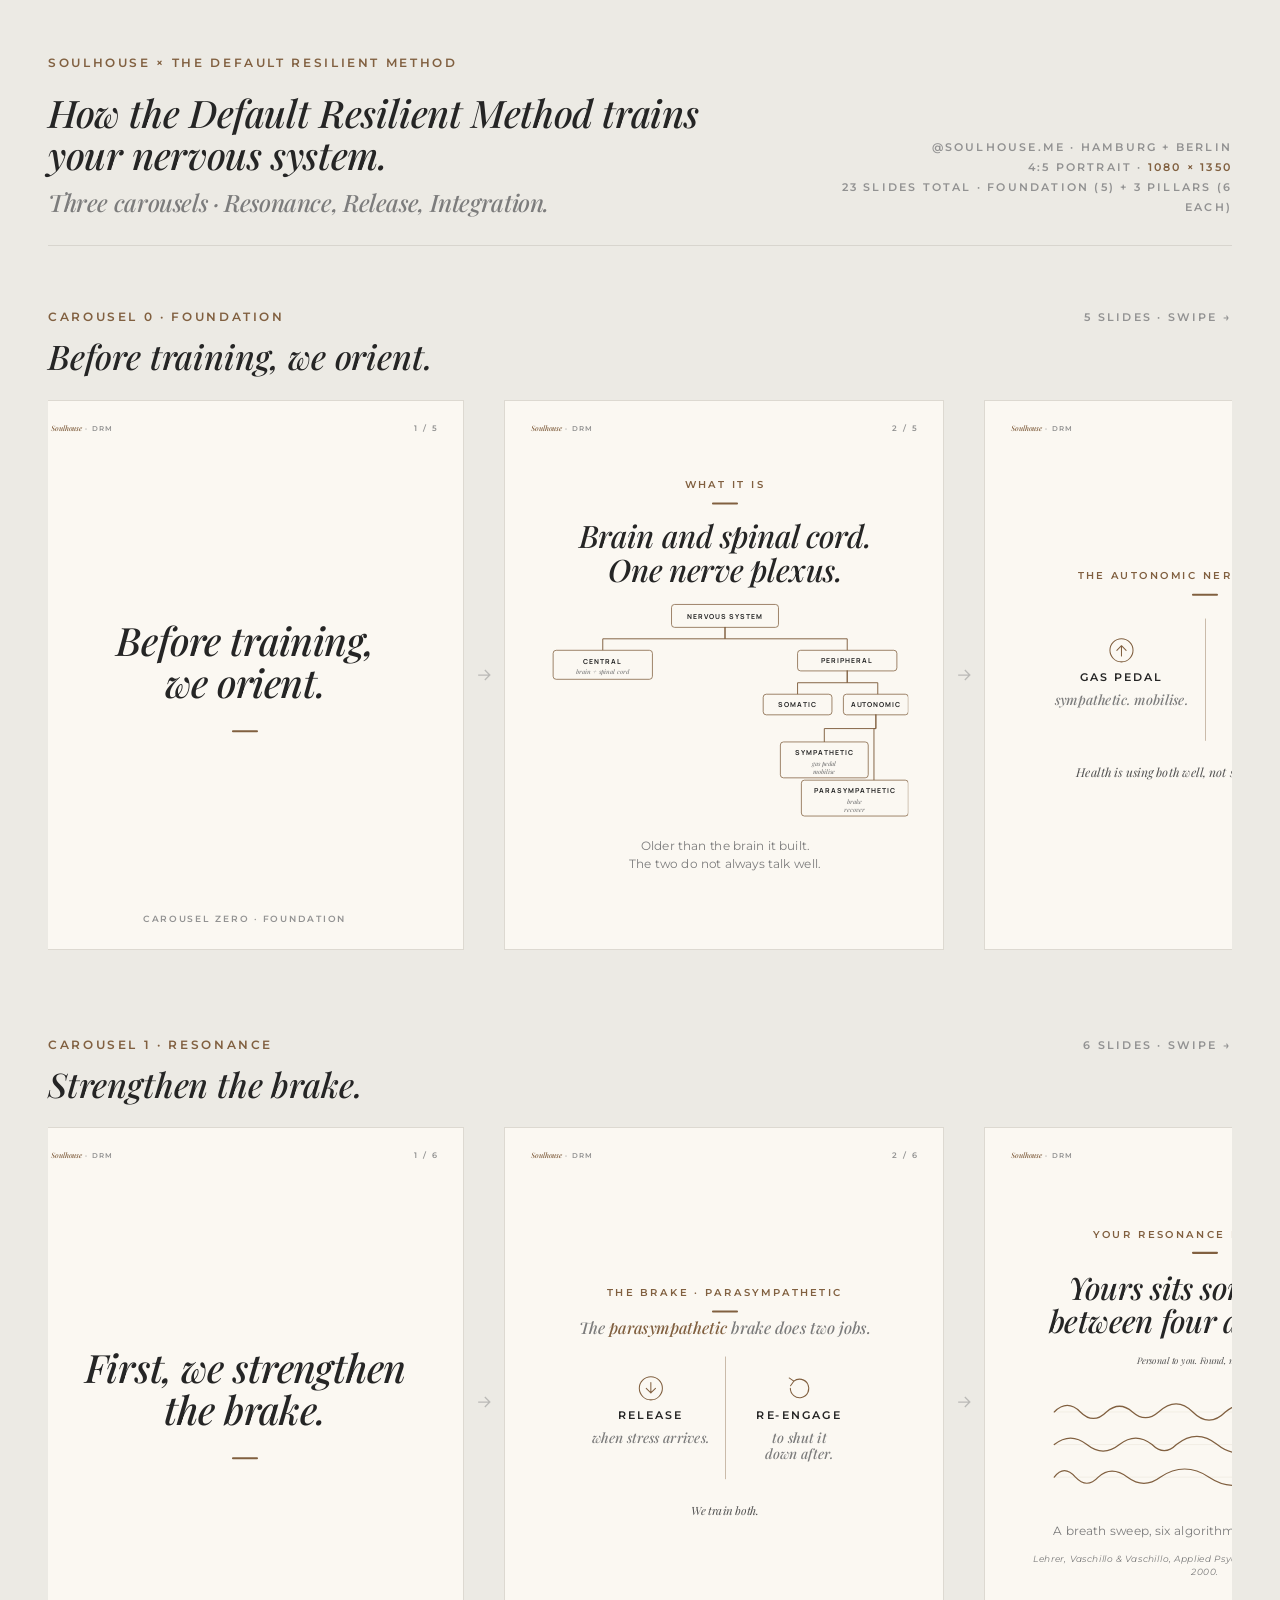
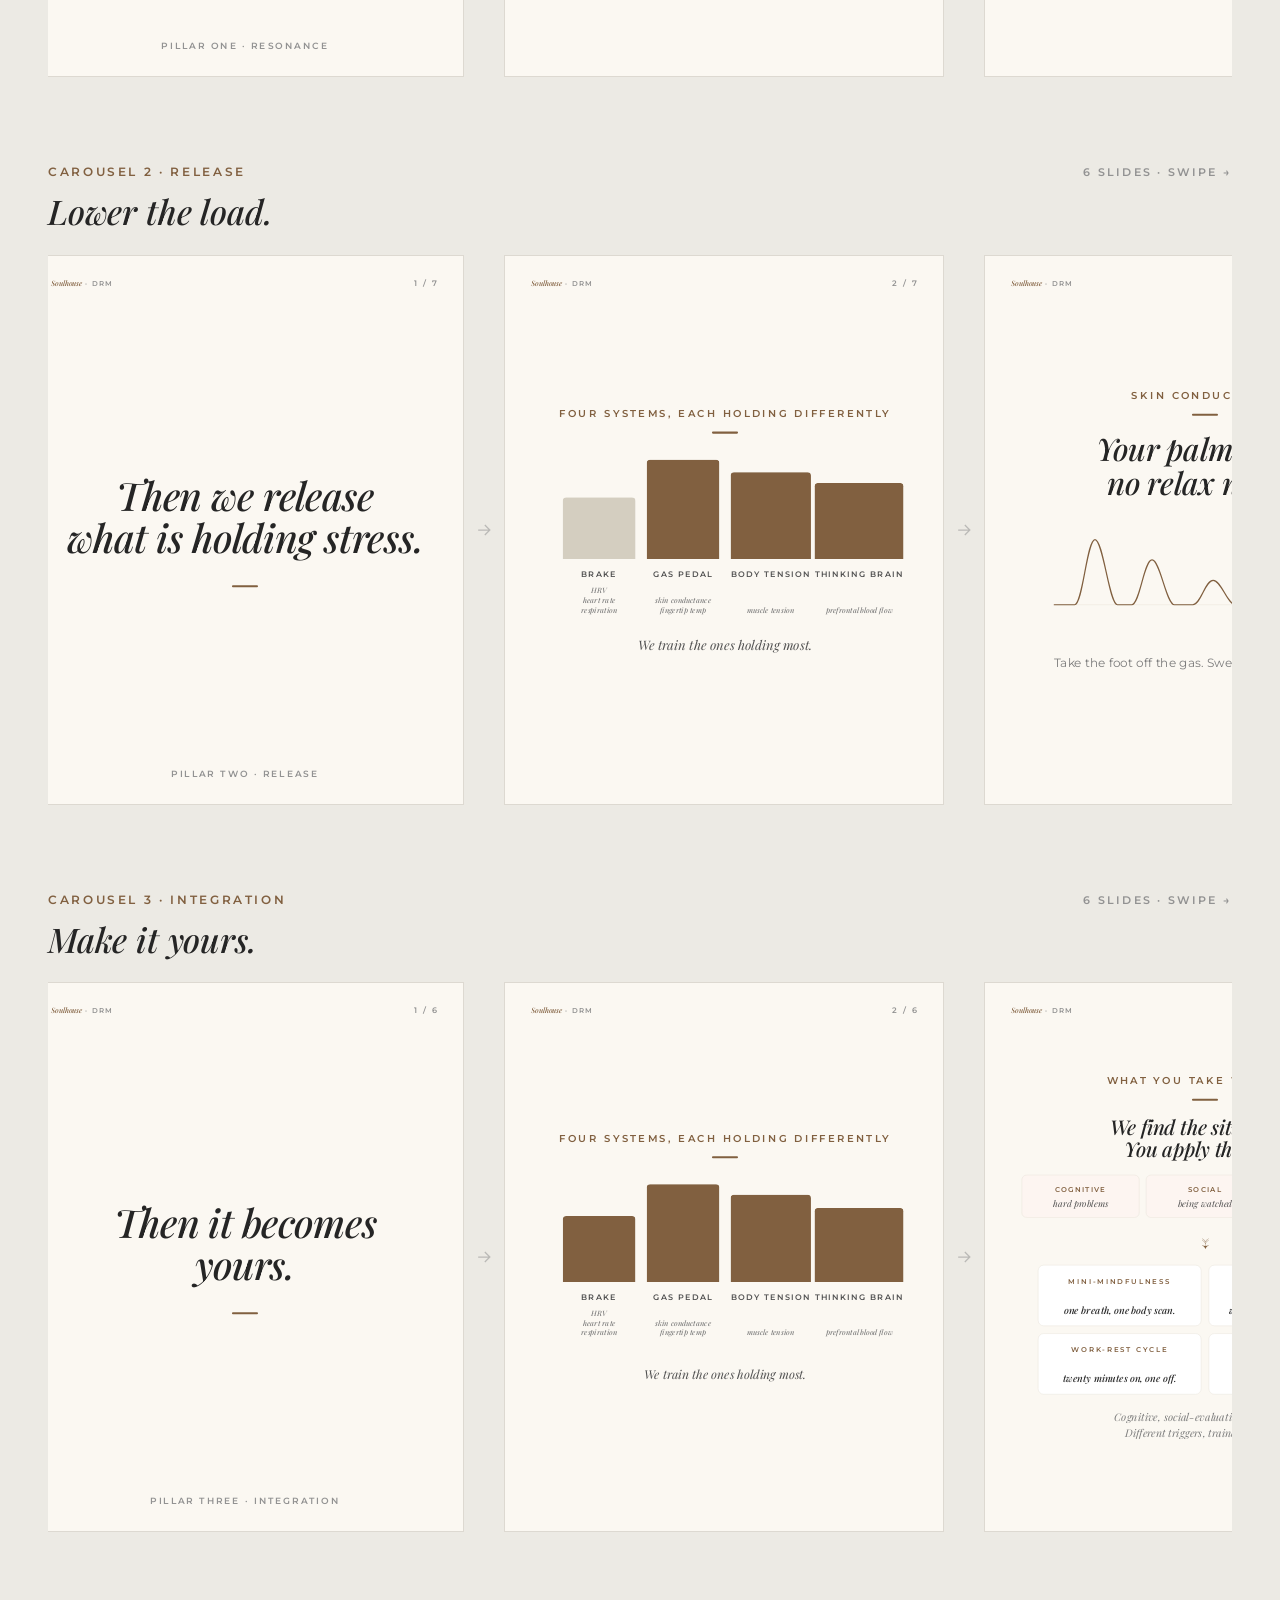
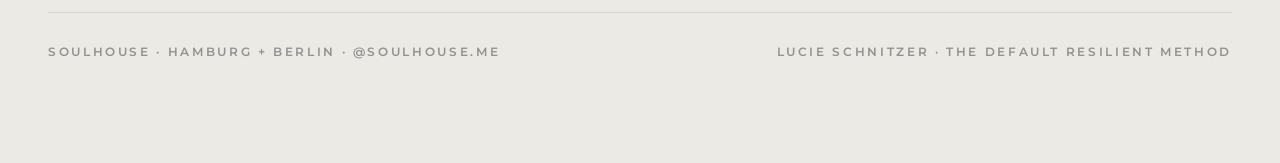
<file: training-carousels/en.html>
<!doctype html>
<html lang="en">
<head>
<meta charset="utf-8" />
<meta name="viewport" content="width=device-width, initial-scale=1" />
<title>Soulhouse × Default Resilient Method — Training Carousels</title>
<link rel="stylesheet" href="colors_and_type.css" />
<style>
  /* =========================================================
     STORYBOARD CHROME
     ========================================================= */
  :root {
    --slide-w: 1080;
    --slide-h: 1350;
    /* desktop display size: ~280px wide × 350px tall */
    --tile-w-desktop: 440px;
    /* mobile display: larger, one-per-viewport strip scroll */
    --tile-w-mobile: 320px;
  }

  html, body {
    background: #ECEAE4; /* warmer paper than surface-alt so the cream slides pop */
    font-family: var(--font-sans);
    color: var(--fg-2);
  }

  .sb-shell {
    max-width: 3000px;
    margin: 0 auto;
    padding: 48px 48px 96px;
  }

  .sb-head {
    display: flex;
    justify-content: space-between;
    align-items: flex-end;
    gap: 48px;
    padding-bottom: 28px;
    border-bottom: 1px solid #D8D5CE;
    margin-bottom: 56px;
  }
  .sb-head h1 {
    font-family: var(--font-serif);
    font-size: 38px;
    line-height: 1.1;
    font-weight: 500;
    letter-spacing: -0.01em;
    color: var(--fg-1);
    max-width: 720px;
  }
  .sb-head h1 em { color: var(--fg-1); }
  .sb-meta {
    font-family: var(--font-sans);
    font-size: 11px;
    letter-spacing: 0.2em;
    text-transform: uppercase;
    color: var(--fg-4);
    font-weight: 600;
    text-align: right;
    line-height: 1.8;
  }
  .sb-meta b { color: var(--accent); font-weight: 600; }

  .sb-row {
    margin-bottom: 72px;
  }
  .sb-row-head {
    display: flex;
    align-items: baseline;
    justify-content: space-between;
    gap: 32px;
    margin-bottom: 24px;
  }
  .sb-row-label {
    font-family: var(--font-sans);
    font-size: 12px;
    letter-spacing: 0.22em;
    text-transform: uppercase;
    color: var(--accent);
    font-weight: 600;
  }
  .sb-row-title {
    font-family: var(--font-serif);
    font-style: italic;
    font-weight: 500;
    font-size: 34px;
    line-height: 1.1;
    letter-spacing: -0.005em;
    color: var(--fg-1);
    margin: 6px 0 0;
  }
  .sb-row-count {
    font-family: var(--font-sans);
    font-size: 11px;
    letter-spacing: 0.2em;
    text-transform: uppercase;
    color: var(--fg-4);
    font-weight: 600;
  }

  /* Row of slides — desktop: left-to-right with swipe arrows. Scrolls horizontally if the viewport is narrow. */
  .sb-strip {
    display: flex;
    align-items: center;
    gap: 10px;
    overflow-x: auto;
    overflow-y: hidden;
    padding-bottom: 8px;
    scrollbar-width: thin;
  }
  .sb-strip::-webkit-scrollbar { height: 6px; }
  .sb-strip::-webkit-scrollbar-thumb { background: #CFC9BC; border-radius: 3px; }
  .sb-strip::-webkit-scrollbar-track { background: transparent; }
  .sb-swipe {
    flex: 0 0 auto;
    width: 20px;
    height: 20px;
    color: var(--fg-4);
    opacity: 0.55;
  }

  /* =========================================================
     SLIDE FRAME — renders a 1080×1350 canvas scaled to fit
     ========================================================= */
  .slide-frame {
    position: relative;
    width: var(--tile-w-desktop);
    aspect-ratio: 1080 / 1350;
    background: #FBF8F2;
    border: 1px solid #DDD9D1;
    overflow: hidden;
    flex: 0 0 auto;
  }
  .slide-frame .canvas {
    position: absolute;
    top: 0; left: 0;
    width: 1080px;
    height: 1350px;
    transform-origin: top left;
    /* scale 1080 -> tile-w-desktop (440 / 1080 ≈ 0.4074) */
    transform: scale(calc(440 / 1080));
  }

  /* =========================================================
     SLIDE INTERIOR (authored at full 1080×1350)
     ========================================================= */
  .slide {
    position: absolute; inset: 0;
    padding: 96px 88px;
    box-sizing: border-box;
    display: flex;
    flex-direction: column;
    background: #FBF8F2; /* cream paper, warmer than bg-paper for photo feel */
    color: var(--fg-1);
    overflow: hidden;
  }
  .slide.paper  { background: #FBF8F2; }
  .slide.dark   { background: #1C1C1C; color: #fff; }

  /* Slide counter */
  .slide-count {
    position: absolute;
    top: 52px;
    right: 64px;
    font-family: var(--font-sans);
    font-size: 20px;
    letter-spacing: 0.22em;
    font-weight: 600;
    color: var(--fg-4);
  }
  .slide.dark .slide-count { color: rgba(255,255,255,0.45); }

  /* Soulhouse × DRM mini-mark in corner (paper slides) */
  .slide-mark {
    position: absolute;
    top: 52px;
    left: 64px;
    font-family: var(--font-sans);
    font-size: 16px;
    letter-spacing: 0.22em;
    font-weight: 600;
    text-transform: uppercase;
    color: var(--fg-4);
  }
  .slide-mark em {
    font-family: var(--font-serif);
    font-style: italic;
    font-weight: 500;
    text-transform: none;
    letter-spacing: -0.01em;
    color: var(--accent);
    font-size: 18px;
  }
  .slide.dark .slide-mark { color: rgba(255,255,255,0.55); }

  /* Eyebrow label (coral small-caps) — used above each concept slide */
  .eyebrow {
    font-family: var(--font-sans);
    font-size: 24px;
    font-weight: 600;
    letter-spacing: 0.26em;
    text-transform: uppercase;
    color: var(--accent);
    text-align: center;
    white-space: nowrap;
  }

  /* 48×4 coral rule */
  .rule {
    display: block;
    width: 64px;
    height: 5px;
    background: var(--accent);
    border-radius: 2.5px;
    margin: 28px auto 0;
  }

  /* Centered main column */
  .slide .body {
    flex: 1;
    display: flex;
    flex-direction: column;
    align-items: center;
    justify-content: center;
    text-align: center;
    gap: 40px;
  }

  .display {
    font-family: var(--font-serif);
    font-style: italic;
    font-weight: 500;
    color: var(--fg-1);
    letter-spacing: -0.015em;
    text-align: center;
    text-wrap: balance;
  }
  .display.xl   { font-size: 118px; line-height: 1.04; }
  .display.lg   { font-size: 96px;  line-height: 1.06; }
  .display.md   { font-size: 76px;  line-height: 1.08; }
  .display.sm   { font-size: 62px;  line-height: 1.1;  }
  .display em.hard { color: var(--accent); font-style: italic; } /* coral emphasis for spine words */

  .sub {
    font-family: var(--font-sans);
    font-size: 30px;
    line-height: 1.5;
    font-weight: 400;
    color: var(--fg-3);
    max-width: 820px;
    text-align: center;
    text-wrap: balance;
  }
  .slide.dark .sub { color: rgba(255,255,255,0.7); }

  /* Bottom micro-caption strip */
  .footstrip {
    position: absolute;
    bottom: 64px; left: 88px; right: 88px;
    display: flex; align-items: center; justify-content: center;
    font-family: var(--font-sans); font-size: 22px; letter-spacing: 0.22em;
    font-weight: 600; color: var(--fg-4); text-transform: uppercase;
  }
  .slide.dark .footstrip { color: rgba(255,255,255,0.4); }

  /* =========================================================
     DARK END-SLIDE
     ========================================================= */
  .slide.dark {
    padding: 96px 96px 112px;
  }
  .slide.dark .slide-count { color: rgba(255,255,255,0.45); }

  /* vertical co-brand lockup on left edge */
  .lockup-v {
    position: absolute;
    left: 72px;
    top: 50%;
    transform: translateY(-50%) rotate(-90deg);
    transform-origin: left center;
    white-space: nowrap;
    font-family: var(--font-serif);
    font-style: italic;
    font-weight: 500;
    font-size: 26px;
    letter-spacing: 0.02em;
    color: rgba(255,255,255,0.62);
  }
  .lockup-v b { color: #fff; font-style: italic; font-weight: 500; }
  .lockup-v .x {
    display: inline-block;
    margin: 0 18px;
    color: var(--accent);
    font-family: var(--font-sans);
    font-style: normal;
    font-weight: 500;
    font-size: 22px;
    vertical-align: 2px;
  }

  /* CTA chip */
  .cta {
    display: inline-flex;
    align-items: center;
    justify-content: center;
    padding: 28px 56px;
    border-radius: 999px;
    background: var(--accent);
    color: #fff;
    font-family: var(--font-sans);
    font-weight: 600;
    font-size: 28px;
    letter-spacing: 0.02em;
    gap: 14px;
  }
  .cta::after {
    content: "→";
    font-size: 28px;
    line-height: 1;
  }

  .endline {
    position: absolute;
    bottom: 228px; left: 0; right: 0;
    display: flex; justify-content: center;
    font-family: var(--font-sans);
    font-size: 20px;
    font-weight: 600;
    letter-spacing: 0.28em;
    text-transform: uppercase;
    color: rgba(255,255,255,0.55);
  }
  .end-cta-wrap {
    position: absolute;
    bottom: 112px; left: 0; right: 0;
    display: flex; justify-content: center;
  }
  .frame-strip {
    position: absolute;
    bottom: 180px; left: 140px; right: 140px;
    height: 1px; background: rgba(255,255,255,0.18);
  }

  /* =========================================================
     DATA SHAPES
     ========================================================= */

  /* --- 2 icon-cards (slide 1.2) --- */
  .twocards { display: flex; align-items: stretch; gap: 0; max-width: 820px; }
  .twocards .card {
    flex: 1;
    padding: 44px 32px;
    display: flex; flex-direction: column; align-items: center; gap: 18px;
    text-align: center;
  }
  .twocards .divider { width: 1px; background: var(--accent); }
  .twocards .label {
    font-family: var(--font-sans);
    font-size: 26px; font-weight: 600; letter-spacing: 0.22em;
    text-transform: uppercase; color: var(--fg-1);
  }
  .twocards .sub-serif {
    font-family: var(--font-serif); font-style: italic;
    font-weight: 500; font-size: 34px; line-height: 1.15; color: var(--fg-3);
    text-wrap: balance;
  }
  .twocards .ico { width: 68px; height: 68px; color: var(--accent); }

  /* --- 4-system meter (slides 1.4 and 2.2) --- */
  .meter {
    display: flex;
    align-items: stretch;
    gap: 28px;
    padding: 0 12px;
  }
  .meter .bar-wrap { flex: 1; display: grid; grid-template-rows: 260px auto 1fr; align-items: end; justify-items: center; row-gap: 22px; width: 0; }
  .meter .bar-zone { width: 100%; height: 260px; display: flex; align-items: flex-end; }
  .meter .bar {
    width: 100%;
    background: #E8E4DA;
    border-radius: 8px 8px 0 0;
    position: relative;
    overflow: hidden;
  }
  .meter .bar .fill {
    position: absolute; left: 0; right: 0; bottom: 0;
    background: #D4CEC0;
    border-radius: 8px 8px 0 0;
  }
  .meter .bar.coral .fill { background: var(--accent); }
  .meter .label {
    font-family: var(--font-sans);
    font-size: 19px; font-weight: 600; letter-spacing: 0.2em;
    text-transform: uppercase; color: var(--fg-2); text-align: center;
    white-space: nowrap;
  }
  .meter .bar.coral + .label { color: var(--fg-1); }
  .meter .signals {
    font-family: var(--font-serif); font-style: italic; font-weight: 500;
    font-size: 18px; line-height: 1.35; color: var(--fg-3);
    text-align: center; max-width: 180px;
    margin-top: -10px;
  }
  .meter-wrap { width: 820px; }

  /* --- waveforms --- */
  .wave-svg { width: 820px; height: 300px; display: block; }

  /* --- loop diagram (slide 3.2) --- */
  .loop-frame {
    width: 820px;
    padding: 64px 48px;
    border: 1px solid #D8D3C6;
    border-radius: 16px;
    background: rgba(247, 244, 236, 0.6);
  }
  .loop-svg { width: 100%; height: 280px; display: block; }

  /* --- 2x2 tile grid (slide 3.3) --- */
  .tiles {
    width: 820px;
    display: grid;
    grid-template-columns: 1fr 1fr;
    gap: 24px;
  }
  .tile {
    background: #fff;
    border: 1px solid #E4DFD4;
    border-radius: 14px;
    padding: 40px 36px;
    min-height: 220px;
    display: flex; flex-direction: column; justify-content: space-between; gap: 18px;
  }
  .tile .t-label {
    font-family: var(--font-sans);
    font-size: 22px; font-weight: 600; letter-spacing: 0.22em;
    text-transform: uppercase; color: var(--accent);
  }
  .tile .t-sub {
    font-family: var(--font-serif); font-style: italic;
    font-weight: 500; font-size: 30px; line-height: 1.2; color: var(--fg-1);
    text-wrap: balance;
  }
  .tile .t-num {
    font-family: var(--font-serif); font-weight: 500; font-size: 26px;
    color: var(--fg-4); letter-spacing: -0.01em;
  }

  /* --- DRI ring (slide 3.5) --- */
  .dri-ring { width: 560px; height: 560px; }

  /* =========================================================
     IMAGE SLOTS
     ========================================================= */
  .img-slot {
    position: absolute; inset: 0;
    background:
      linear-gradient(180deg, rgba(28,22,18,0) 0%, rgba(28,22,18,0) 50%, rgba(28,22,18,0.72) 100%),
      repeating-linear-gradient(135deg, #D8CFC0 0 2px, #CCC2B2 2px 4px);
    display: flex; align-items: flex-start; justify-content: center;
  }
  .img-slot .chip {
    margin-top: 96px;
    background: rgba(28,22,18,0.72);
    color: #fff;
    font-family: var(--font-sans);
    font-size: 22px; font-weight: 600;
    letter-spacing: 0.24em; text-transform: uppercase;
    padding: 16px 28px; border-radius: 999px;
    display: inline-flex; align-items: center; gap: 12px;
  }
  .img-slot .chip b { color: var(--accent); font-weight: 600; }
  .img-slot .slot-caption {
    position: absolute;
    top: 180px; left: 88px; right: 88px;
    color: rgba(255,255,255,0.85);
    font-family: var(--font-serif); font-style: italic;
    font-weight: 500; font-size: 30px; line-height: 1.35;
    text-align: center;
    text-wrap: balance;
    background: rgba(28,22,18,0.45);
    padding: 20px 36px;
    border-radius: 8px;
  }

  /* overlay block on full-bleed image slides */
  .slide.image-slide {
    padding: 0;
  }
  .slide.image-slide .slide-count { color: rgba(255,255,255,0.7); }
  .slide.image-slide .slide-mark { color: rgba(255,255,255,0.7); }
  .slide.image-slide .slide-mark em { color: var(--accent); }
  .image-overlay {
    position: absolute;
    left: 0; right: 0; bottom: 0;
    padding: 72px 88px 96px;
    color: #fff;
    background: linear-gradient(180deg, rgba(28,22,18,0) 0%, rgba(28,22,18,0.55) 30%, rgba(28,22,18,0.85) 100%);
    display: flex; flex-direction: column; align-items: center; text-align: center; gap: 28px;
  }
  .image-overlay .eyebrow { color: var(--primary-30); }
  .image-overlay .display { color: #fff; }
  .image-overlay .sub { color: rgba(255,255,255,0.82); font-size: 24px; max-width: 760px; }

  /* =========================================================
     MOBILE
     ========================================================= */
  @media (max-width: 900px) {
    .sb-shell { padding: 24px 0 64px; }
    .sb-head {
      flex-direction: column;
      align-items: flex-start;
      gap: 16px;
      padding: 0 24px 24px;
      margin-bottom: 32px;
    }
    .sb-head h1 { font-size: 28px; }
    .sb-meta { text-align: left; }

    .sb-row { margin-bottom: 48px; }
    .sb-row-head { padding: 0 24px; flex-direction: column; align-items: flex-start; gap: 6px; }
    .sb-row-title { font-size: 26px; }

    .sb-strip {
      overflow-x: auto;
      overflow-y: hidden;
      scroll-snap-type: x mandatory;
      padding: 4px 24px 24px;
      -webkit-overflow-scrolling: touch;
    }
    .sb-strip::-webkit-scrollbar { height: 4px; }
    .sb-strip::-webkit-scrollbar-thumb { background: #D4CEC0; border-radius: 2px; }

    .slide-frame {
      width: var(--tile-w-mobile);
      scroll-snap-align: start;
    }
    .slide-frame .canvas {
      transform: scale(calc(320 / 1080));
    }
    .sb-swipe { display: none; }
  }

  /* Print styles — treat each carousel row as its own block */
  @media print {
    body { background: #fff; }
    .sb-shell { padding: 0; max-width: none; }
    .sb-head { page-break-after: avoid; }
    .sb-row  { page-break-inside: avoid; }
  }
</style>
</head>
<body>

<div class="sb-shell">

  <!-- ========================================================= -->
  <!-- STORYBOARD HEADER                                         -->
  <!-- ========================================================= -->
  <header class="sb-head">
    <div>
      <div class="sb-row-label" style="margin-bottom:14px">SOULHOUSE  ×  THE DEFAULT RESILIENT METHOD</div>
      <h1><em>How the Default Resilient Method trains your nervous system.</em><br/>
        <span style="color:var(--fg-3); font-size: 24px; font-style: italic;">Three carousels · Resonance, Release, Integration.</span>
      </h1>
    </div>
    <div class="sb-meta">
      <div>@SOULHOUSE.ME · Hamburg + Berlin</div>
      <div>4:5 portrait · <b>1080 × 1350</b></div>
      <div>23 slides total · Foundation (5) + 3 pillars (6 each)</div>
    </div>
  </header>


<!-- ============================================================= -->
<!-- CAROUSEL 0 — FOUNDATION                                        -->
<!-- ============================================================= -->
<section class="sb-row">
  <div class="sb-row-head">
    <div>
      <div class="sb-row-label">CAROUSEL 0 · FOUNDATION</div>
      <div class="sb-row-title"><em>Before training, we orient.</em></div>
    </div>
    <div class="sb-row-count">5 slides · Swipe →</div>
  </div>

  <div class="sb-strip">

    <!-- ===== 0.1 Hook ===== -->
    <div class="slide-frame" aria-label="Carousel 0 · Slide 1 of 5">
      <div class="canvas">
        <div class="slide paper">
          <div class="slide-mark"><em>Soulhouse</em> · DRM</div>
          <div class="slide-count">1 / 5</div>
          <div class="body">
            <div class="display lg">
              <em>Before training,</em><br/>
              <em>we orient.</em>
            </div>
            <span class="rule"></span>
          </div>
          <div class="footstrip">CAROUSEL ZERO · FOUNDATION</div>
        </div>
      </div>
    </div>

    <svg class="sb-swipe" viewBox="0 0 24 24" fill="none" stroke="currentColor" stroke-width="1.5"><path d="M5 12h14M13 6l6 6-6 6"/></svg>

    <!-- ===== 0.2 One nervous system — tree diagram ===== -->
    <div class="slide-frame" aria-label="Carousel 0 · Slide 2 of 5">
      <div class="canvas">
        <div class="slide paper">
          <div class="slide-mark"><em>Soulhouse</em> · DRM</div>
          <div class="slide-count">2 / 5</div>
          <div class="body" style="gap: 36px;">
            <div>
              <div class="eyebrow">WHAT IT IS</div>
              <span class="rule"></span>
            </div>
            <div class="display md">
              <em>Brain and spinal cord.</em><br/>
              <em>One nerve plexus.</em>
            </div>

            <!-- Branching tree diagram of the nervous system -->
            <svg viewBox="0 0 960 580" style="width: 100%; max-width: 900px; height: auto; display: block; margin: 0 auto;" fill="none" preserveAspectRatio="xMidYMid meet">
              <defs>
                <style>
                  .nchip-bg { fill: #FBF8F2; stroke: #816040; stroke-width: 2; }
                  .nchip-label { font-family: Manrope, sans-serif; font-weight: 700; font-size: 18px; letter-spacing: 2.5px; fill: #252525; }
                  .nchip-sub { font-family: 'Playfair Display', serif; font-style: italic; font-weight: 500; font-size: 16px; fill: #7C7C7C; }
                  .nline { stroke: #816040; stroke-width: 2.5; fill: none; stroke-linecap: round; }
                </style>
              </defs>

              <!-- L1 — NERVOUS SYSTEM (center x=480) -->
              <rect x="340" y="10" width="280" height="60" rx="8" class="nchip-bg"/>
              <text x="480" y="47" text-anchor="middle" class="nchip-label">NERVOUS  SYSTEM</text>

              <!-- L1 -> L2: CENTRAL(x=160) / PERIPHERAL(x=800) -->
              <path d="M 480 70 L 480 100 L 160 100 L 160 130" class="nline"/>
              <path d="M 480 70 L 480 100 L 800 100 L 800 130" class="nline"/>

              <!-- L2 — CENTRAL (center x=160) -->
              <rect x="30" y="130" width="260" height="76" rx="8" class="nchip-bg"/>
              <text x="160" y="166" text-anchor="middle" class="nchip-label">CENTRAL</text>
              <text x="160" y="192" text-anchor="middle" class="nchip-sub">brain + spinal cord</text>

              <!-- L2 — PERIPHERAL (center x=800) -->
              <rect x="670" y="130" width="260" height="54" rx="8" class="nchip-bg"/>
              <text x="800" y="164" text-anchor="middle" class="nchip-label">PERIPHERAL</text>

              <!-- L2 -> L3: SOMATIC(x=670) / AUTONOMIC(x=880) — under PERIPHERAL -->
              <path d="M 800 184 L 800 215 L 670 215 L 670 245" class="nline"/>
              <path d="M 800 184 L 800 215 L 880 215 L 880 245" class="nline"/>

              <!-- L3 — SOMATIC (center x=670) -->
              <rect x="580" y="245" width="180" height="54" rx="8" class="nchip-bg"/>
              <text x="670" y="279" text-anchor="middle" class="nchip-label">SOMATIC</text>

              <!-- L3 — AUTONOMIC (center x=880) -->
              <rect x="790" y="245" width="170" height="54" rx="8" class="nchip-bg"/>
              <text x="875" y="279" text-anchor="middle" class="nchip-label">AUTONOMIC</text>

              <!-- L3 -> L4: SYMPATHETIC(x=740) / PARASYMPATHETIC(x=870) — under AUTONOMIC, tight -->
              <path d="M 875 299 L 875 335 L 740 335 L 740 370" class="nline"/>
              <path d="M 875 299 L 875 335 L 870 335 L 870 470" class="nline"/>

              <!-- L4 — SYMPATHETIC (center x=740) -->
              <rect x="625" y="370" width="230" height="94" rx="8" class="nchip-bg"/>
              <text x="740" y="404" text-anchor="middle" class="nchip-label">SYMPATHETIC</text>
              <text x="740" y="432" text-anchor="middle" class="nchip-sub">gas pedal</text>
              <text x="740" y="454" text-anchor="middle" class="nchip-sub">mobilise</text>

              <!-- L4 — PARASYMPATHETIC (center x=820, stacked below to fit) -->
              <rect x="680" y="470" width="280" height="94" rx="8" class="nchip-bg"/>
              <text x="820" y="504" text-anchor="middle" class="nchip-label">PARASYMPATHETIC</text>
              <text x="820" y="532" text-anchor="middle" class="nchip-sub">brake</text>
              <text x="820" y="554" text-anchor="middle" class="nchip-sub">recover</text>
            </svg>
            <div class="sub">Older than the brain it built. The two do not always talk well.</div>
          </div>
        </div>
      </div>
    </div>

    <svg class="sb-swipe" viewBox="0 0 24 24" fill="none" stroke="currentColor" stroke-width="1.5"><path d="M5 12h14M13 6l6 6-6 6"/></svg>

    <!-- ===== 0.3 The autonomic split — two cards ===== -->
    <div class="slide-frame" aria-label="Carousel 0 · Slide 3 of 5">
      <div class="canvas">
        <div class="slide paper">
          <div class="slide-mark"><em>Soulhouse</em> · DRM</div>
          <div class="slide-count">3 / 5</div>
          <div class="body" style="gap: 56px;">
            <div>
              <div class="eyebrow">THE AUTONOMIC NERVOUS SYSTEM</div>
              <span class="rule"></span>
            </div>
            <div class="twocards">
              <div class="card">
                <!-- gas pedal icon: upward arrow in circle -->
                <svg class="ico" viewBox="0 0 48 48" fill="none" stroke="currentColor" stroke-width="1.8" stroke-linecap="round" stroke-linejoin="round">
                  <circle cx="24" cy="24" r="20"/>
                  <path d="M24 34 L24 16 M16 24 L24 16 L32 24"/>
                </svg>
                <div class="label">GAS PEDAL</div>
                <div class="sub-serif"><em>sympathetic. mobilise.</em></div>
              </div>
              <div class="divider"></div>
              <div class="card">
                <!-- brake icon: downward arrow in circle -->
                <svg class="ico" viewBox="0 0 48 48" fill="none" stroke="currentColor" stroke-width="1.8" stroke-linecap="round" stroke-linejoin="round">
                  <circle cx="24" cy="24" r="20"/>
                  <path d="M24 14 L24 32 M16 24 L24 32 L32 24"/>
                </svg>
                <div class="label">BRAKE</div>
                <div class="sub-serif"><em>parasympathetic. recover.</em></div>
              </div>
            </div>
            <div class="sub" style="font-family: var(--font-serif); font-style: italic; font-size: 30px; color: var(--fg-2);">
              Health is using both well, not slamming the brake.
            </div>
          </div>
        </div>
      </div>
    </div>

    <svg class="sb-swipe" viewBox="0 0 24 24" fill="none" stroke="currentColor" stroke-width="1.5"><path d="M5 12h14M13 6l6 6-6 6"/></svg>

    <!-- ===== 0.4 Why naming matters — muted 4-system meter ===== -->
    <div class="slide-frame" aria-label="Carousel 0 · Slide 4 of 5">
      <div class="canvas">
        <div class="slide paper">
          <div class="slide-mark"><em>Soulhouse</em> · DRM</div>
          <div class="slide-count">4 / 5</div>
          <div class="body" style="gap: 44px;">
            <div>
              <div class="eyebrow">WHY THIS MATTERS</div>
              <span class="rule"></span>
            </div>
            <div class="display md">
              <em>You cannot train</em><br/>
              <em>what you cannot name.</em>
            </div>

            <div class="meter-wrap">
              <div class="meter">
                <div class="bar-wrap">
                  <div class="bar-zone"><div class="bar" style="height: 72%;"><div class="fill" style="height: 100%"></div></div></div>
                  <div class="label">BRAKE</div>
                  <div class="signals">HRV<br/>heart rate<br/>respiration</div>
                </div>
                <div class="bar-wrap">
                  <div class="bar-zone"><div class="bar" style="height: 58%;"><div class="fill" style="height: 100%"></div></div></div>
                  <div class="label">GAS PEDAL</div>
                  <div class="signals">skin conductance<br/>fingertip temp</div>
                </div>
                <div class="bar-wrap">
                  <div class="bar-zone"><div class="bar" style="height: 80%;"><div class="fill" style="height: 100%"></div></div></div>
                  <div class="label">BODY TENSION</div>
                  <div class="signals">muscle tension</div>
                </div>
                <div class="bar-wrap">
                  <div class="bar-zone"><div class="bar" style="height: 64%;"><div class="fill" style="height: 100%"></div></div></div>
                  <div class="label">THINKING BRAIN</div>
                  <div class="signals">prefrontal blood flow</div>
                </div>
              </div>
            </div>
            <div class="sub" style="margin-top: 24px;">Seven signals, four systems. Measured together because they cross-talk.</div>
          </div>
        </div>
      </div>
    </div>

    <svg class="sb-swipe" viewBox="0 0 24 24" fill="none" stroke="currentColor" stroke-width="1.5"><path d="M5 12h14M13 6l6 6-6 6"/></svg>

    <!-- ===== 0.5 End + CTA ===== -->
    <div class="slide-frame" aria-label="Carousel 0 · Slide 5 of 5">
      <div class="canvas">
        <div class="slide dark">
          <div class="slide-count">5 / 5</div>
          <div class="lockup-v">
            <b>Soulhouse</b><span class="x">×</span><em>The Default Resilient Method</em>
          </div>
          <div class="body" style="padding-left: 96px;">
            <div class="display lg" style="color:#fff;">
              <em>Foundation.</em><br/>
              <em style="color: var(--accent);">Then training.</em>
            </div>
          </div>
          <div class="frame-strip"></div>
          <div class="endline">NEXT  ·  RESONANCE</div>
          <div class="end-cta-wrap"><div class="cta">Book a session</div></div>
        </div>
      </div>
    </div>

  </div>
</section>


<!-- ============================================================= -->
<!-- CAROUSEL 1 — RESONANCE                                         -->
<!-- ============================================================= -->
<section class="sb-row">
  <div class="sb-row-head">
    <div>
      <div class="sb-row-label">CAROUSEL 1 · RESONANCE</div>
      <div class="sb-row-title"><em>Strengthen the brake.</em></div>
    </div>
    <div class="sb-row-count">6 slides · Swipe →</div>
  </div>

  <div class="sb-strip">

    <!-- ===== 1.1 Hook ===== -->
    <div class="slide-frame" aria-label="Carousel 1 · Slide 1 of 6">
      <div class="canvas">
        <div class="slide paper">
          <div class="slide-mark"><em>Soulhouse</em> · DRM</div>
          <div class="slide-count">1 / 6</div>
          <div class="body">
            <div class="display lg">
              <em>First, we strengthen</em><br/>
              <em>the brake.</em>
            </div>
            <span class="rule"></span>
          </div>
          <div class="footstrip">PILLAR ONE · RESONANCE</div>
        </div>
      </div>
    </div>

    <svg class="sb-swipe" viewBox="0 0 24 24" fill="none" stroke="currentColor" stroke-width="1.5"><path d="M5 12h14M13 6l6 6-6 6"/></svg>

    <!-- ===== 1.2 Two jobs ===== -->
    <div class="slide-frame" aria-label="Carousel 1 · Slide 2 of 6">
      <div class="canvas">
        <div class="slide paper">
          <div class="slide-mark"><em>Soulhouse</em> · DRM</div>
          <div class="slide-count">2 / 6</div>
          <div class="body" style="gap: 56px;">
            <div>
              <div class="eyebrow">THE BRAKE  ·  PARASYMPATHETIC</div>
              <span class="rule"></span>
              <div style="margin-top: 22px; font-family: var(--font-serif); font-style: italic; font-weight: 500; font-size: 40px; color: var(--fg-3); text-align: center;">
                The <em style="color: var(--accent);">parasympathetic</em> brake does two jobs.
              </div>
            </div>
            <div class="twocards">
              <div class="card">
                <!-- downward arrow icon -->
                <svg class="ico" viewBox="0 0 48 48" fill="none" stroke="currentColor" stroke-width="1.8" stroke-linecap="round" stroke-linejoin="round">
                  <circle cx="24" cy="24" r="20"/>
                  <path d="M24 14 L24 32 M16 24 L24 32 L32 24"/>
                </svg>
                <div class="label">RELEASE</div>
                <div class="sub-serif"><em>when stress arrives.</em></div>
              </div>
              <div class="divider"></div>
              <div class="card">
                <!-- ring arrow icon -->
                <svg class="ico" viewBox="0 0 48 48" fill="none" stroke="currentColor" stroke-width="1.8" stroke-linecap="round" stroke-linejoin="round">
                  <path d="M8 24a16 16 0 1 0 6-12.4"/>
                  <path d="M6 6 L14 11.6 L8.4 19.6"/>
                </svg>
                <div class="label">RE-ENGAGE</div>
                <div class="sub-serif"><em>to shut it down after.</em></div>
              </div>
            </div>
            <div class="sub" style="font-family: var(--font-serif); font-style: italic; color: var(--fg-2); font-size: 28px;">We train both.</div>
          </div>
        </div>
      </div>
    </div>

    <svg class="sb-swipe" viewBox="0 0 24 24" fill="none" stroke="currentColor" stroke-width="1.5"><path d="M5 12h14M13 6l6 6-6 6"/></svg>

    <!-- ===== 1.3 Resonance frequency ===== -->
    <div class="slide-frame" aria-label="Carousel 1 · Slide 3 of 6">
      <div class="canvas">
        <div class="slide paper">
          <div class="slide-mark"><em>Soulhouse</em> · DRM</div>
          <div class="slide-count">3 / 6</div>
          <div class="body" style="gap: 40px;">
            <div>
              <div class="eyebrow">YOUR RESONANCE FREQUENCY</div>
              <span class="rule"></span>
            </div>
            <div class="display md">
              <em>Yours sits somewhere</em><br/>
              <em>between four and seven.</em>
            </div>
            <div class="sub" style="font-family: var(--font-serif); font-style: italic; color: var(--fg-2); font-size: 22px;">
              Personal to you. Found, not guessed.
            </div>

            <!-- 3 sinusoidal waves: drifting on left, locking on right -->
            <svg class="wave-svg" viewBox="0 0 820 260" fill="none">
              <!-- muted top & bottom baselines -->
              <line x1="40"  y1="50"  x2="780" y2="50"  stroke="#E4DED1" stroke-width="1"/>
              <line x1="40"  y1="130" x2="780" y2="130" stroke="#E4DED1" stroke-width="1"/>
              <line x1="40"  y1="210" x2="780" y2="210" stroke="#E4DED1" stroke-width="1"/>

              <!-- WAVE A — starts fast/irregular, ends matching shared rhythm -->
              <path stroke="#816040" stroke-width="3" stroke-linecap="round" fill="none"
                d="
                M 40 50
                Q 72 18, 104 50  Q 136 82, 168 50
                Q 200 22, 232 50  Q 264 78, 296 50
                Q 340 10, 380 50  Q 420 90, 460 50
                Q 510 10, 560 50  Q 610 90, 660 50
                Q 710 10, 760 50
                "/>

              <!-- WAVE B — medium then locking -->
              <path stroke="#816040" stroke-width="3" stroke-linecap="round" fill="none"
                d="
                M 40 130
                Q 80 98, 120 130  Q 160 162, 200 130
                Q 240 98, 280 130  Q 310 160, 340 130
                Q 390 90, 440 130  Q 490 170, 540 130
                Q 590 90, 640 130  Q 690 170, 740 130
                L 780 130
                "/>

              <!-- WAVE C — slowest, draws the anchor on the right -->
              <path stroke="#816040" stroke-width="3" stroke-linecap="round" fill="none"
                d="
                M 40 210
                Q 64 178, 92 210  Q 120 240, 148 210
                Q 180 180, 220 210  Q 260 240, 300 210
                Q 360 170, 420 210  Q 480 250, 540 210
                Q 600 170, 660 210  Q 720 250, 780 210
                "/>

              <!-- subtle lock indicator on right: vertical tick + label -->
              <line x1="690" y1="20" x2="690" y2="240" stroke="#816040" stroke-width="1" stroke-dasharray="3 4" opacity="0.55"/>
            </svg>
            <div class="sub">A breath sweep, six algorithms, one optimal pace.</div>
            <div style="font-family: var(--font-sans); font-size: 22px; letter-spacing: 0.04em; color: var(--fg-3); text-align: center; margin-top: -8px; font-style: italic;">
              Lehrer, Vaschillo &amp; Vaschillo, <em>Applied Psychophysiology &amp; Biofeedback</em>, 2000.
            </div>
          </div>
        </div>
      </div>
    </div>

    <svg class="sb-swipe" viewBox="0 0 24 24" fill="none" stroke="currentColor" stroke-width="1.5"><path d="M5 12h14M13 6l6 6-6 6"/></svg>

    <!-- ===== 1.4 What it trains ===== -->
    <div class="slide-frame" aria-label="Carousel 1 · Slide 4 of 6">
      <div class="canvas">
        <div class="slide paper">
          <div class="slide-mark"><em>Soulhouse</em> · DRM</div>
          <div class="slide-count">4 / 6</div>
          <div class="body" style="gap: 44px;">
            <div>
              <div class="eyebrow">WHAT IT TRAINS</div>
              <span class="rule"></span>
            </div>
            <div class="display md">
              <em>Stronger brake.</em><br/>
              <em>Faster recovery.</em>
            </div>

            <div class="meter-wrap">
              <div class="meter">
                <div class="bar-wrap">
                  <div class="bar coral" style="height: 100%;"><div class="fill" style="height: 100%"></div></div>
                  <div class="label">BRAKE</div>
                  <div class="signals">HRV<br/>heart rate<br/>respiration</div>
                </div>
                <div class="bar-wrap">
                  <div class="bar-zone"><div class="bar" style="height: 55%;"><div class="fill" style="height: 100%"></div></div></div>
                  <div class="label">GAS PEDAL</div>
                  <div class="signals">skin conductance<br/>fingertip temp</div>
                </div>
                <div class="bar-wrap">
                  <div class="bar-zone"><div class="bar" style="height: 48%;"><div class="fill" style="height: 100%"></div></div></div>
                  <div class="label">BODY TENSION</div>
                  <div class="signals">muscle tension</div>
                </div>
                <div class="bar-wrap">
                  <div class="bar-zone"><div class="bar" style="height: 60%;"><div class="fill" style="height: 100%"></div></div></div>
                  <div class="label">THINKING BRAIN</div>
                  <div class="signals">prefrontal blood flow</div>
                </div>
              </div>
            </div>
            <div class="sub">The data shifts first. Then the feel.</div>
          </div>
        </div>
      </div>
    </div>

    <svg class="sb-swipe" viewBox="0 0 24 24" fill="none" stroke="currentColor" stroke-width="1.5"><path d="M5 12h14M13 6l6 6-6 6"/></svg>

    <!-- ===== 1.5 The trap ===== -->
    <div class="slide-frame" aria-label="Carousel 1 · Slide 5 of 6">
      <div class="canvas">
        <div class="slide paper">
          <div class="slide-mark"><em>Soulhouse</em> · DRM</div>
          <div class="slide-count">5 / 6</div>
          <div class="body" style="gap: 56px;">
            <div>
              <div class="eyebrow">WHERE PEOPLE GO WRONG</div>
              <span class="rule"></span>
            </div>
            <div class="display md">
              <em>Deep breathing</em><br/>
              <em>is not calming breathing.</em>
            </div>
            <div class="sub">Effort is sympathetic. Low and slow is the cue.</div>
          </div>
        </div>
      </div>
    </div>

    <svg class="sb-swipe" viewBox="0 0 24 24" fill="none" stroke="currentColor" stroke-width="1.5"><path d="M5 12h14M13 6l6 6-6 6"/></svg>

    <!-- ===== 1.6 End + CTA ===== -->
    <div class="slide-frame" aria-label="Carousel 1 · Slide 6 of 6">
      <div class="canvas">
        <div class="slide dark">
          <div class="slide-count">6 / 6</div>
          <div class="lockup-v">
            <b>Soulhouse</b><span class="x">×</span><em>The Default Resilient Method</em>
          </div>
          <div class="body" style="padding-left: 96px;">
            <div class="display lg" style="color:#fff;">
              <em>Pillar one of three.</em><br/>
              <em style="color: var(--accent);">Resonance.</em>
            </div>
          </div>
          <div class="frame-strip"></div>
          <div class="endline">NEXT  ·  RELEASE</div>
          <div class="end-cta-wrap"><div class="cta">Book a session</div></div>
        </div>
      </div>
    </div>

  </div>
</section>


<!-- ============================================================= -->
<!-- CAROUSEL 2 — RELEASE                                           -->
<!-- ============================================================= -->
<section class="sb-row">
  <div class="sb-row-head">
    <div>
      <div class="sb-row-label">CAROUSEL 2 · RELEASE</div>
      <div class="sb-row-title"><em>Lower the load.</em></div>
    </div>
    <div class="sb-row-count">6 slides · Swipe →</div>
  </div>

  <div class="sb-strip">

    <!-- ===== 2.1 Hook ===== -->
    <div class="slide-frame" aria-label="Carousel 2 · Slide 1 of 7">
      <div class="canvas">
        <div class="slide paper">
          <div class="slide-mark"><em>Soulhouse</em> · DRM</div>
          <div class="slide-count">1 / 7</div>
          <div class="body">
            <div class="display lg">
              <em>Then we release</em><br/>
              <em>what is holding stress.</em>
            </div>
            <span class="rule"></span>
          </div>
          <div class="footstrip">PILLAR TWO · RELEASE</div>
        </div>
      </div>
    </div>

    <svg class="sb-swipe" viewBox="0 0 24 24" fill="none" stroke="currentColor" stroke-width="1.5"><path d="M5 12h14M13 6l6 6-6 6"/></svg>

    <!-- ===== 2.2 Four systems ===== -->
    <div class="slide-frame" aria-label="Carousel 2 · Slide 2 of 7">
      <div class="canvas">
        <div class="slide paper">
          <div class="slide-mark"><em>Soulhouse</em> · DRM</div>
          <div class="slide-count">2 / 7</div>
          <div class="body" style="gap: 48px;">
            <div>
              <div class="eyebrow">FOUR SYSTEMS, EACH HOLDING DIFFERENTLY</div>
              <span class="rule"></span>
            </div>

            <div class="meter-wrap">
              <div class="meter">
                <div class="bar-wrap">
                  <div class="bar-zone"><div class="bar" style="height: 58%;"><div class="fill" style="height: 100%"></div></div></div>
                  <div class="label">BRAKE</div>
                  <div class="signals">HRV<br/>heart rate<br/>respiration</div>
                </div>
                <div class="bar-wrap">
                  <div class="bar-zone"><div class="bar coral" style="height: 94%;"><div class="fill" style="height: 100%"></div></div></div>
                  <div class="label">GAS PEDAL</div>
                  <div class="signals">skin conductance<br/>fingertip temp</div>
                </div>
                <div class="bar-wrap">
                  <div class="bar-zone"><div class="bar coral" style="height: 82%;"><div class="fill" style="height: 100%"></div></div></div>
                  <div class="label">BODY TENSION</div>
                  <div class="signals">muscle tension</div>
                </div>
                <div class="bar-wrap">
                  <div class="bar-zone"><div class="bar coral" style="height: 72%;"><div class="fill" style="height: 100%"></div></div></div>
                  <div class="label">THINKING BRAIN</div>
                  <div class="signals">prefrontal blood flow</div>
                </div>
              </div>
            </div>
            <div class="sub" style="font-family: var(--font-serif); font-style: italic; font-size: 32px; color: var(--fg-2);">
              We train the ones holding most.
            </div>
          </div>
        </div>
      </div>
    </div>

    <svg class="sb-swipe" viewBox="0 0 24 24" fill="none" stroke="currentColor" stroke-width="1.5"><path d="M5 12h14M13 6l6 6-6 6"/></svg>

    <!-- ===== 2.3 Skin conductance ===== -->
    <div class="slide-frame" aria-label="Carousel 2 · Slide 3 of 7">
      <div class="canvas">
        <div class="slide paper">
          <div class="slide-mark"><em>Soulhouse</em> · DRM</div>
          <div class="slide-count">3 / 7</div>
          <div class="body" style="gap: 40px;">
            <div>
              <div class="eyebrow">SKIN CONDUCTANCE</div>
              <span class="rule"></span>
            </div>
            <div class="display md">
              <em>Your palms have</em><br/>
              <em>no relax nerve.</em>
            </div>

            <!-- habituation waveform: tall spike left, settles to calm baseline right -->
            <svg class="wave-svg" viewBox="0 0 820 260" fill="none">
              <line x1="40" y1="200" x2="780" y2="200" stroke="#E4DED1" stroke-width="1"/>
              <path stroke="#816040" stroke-width="3" stroke-linecap="round" stroke-linejoin="round" fill="none"
                d="
                M 40 200
                L 90 200
                C 110 200, 120 40, 140 40
                C 160 40, 175 200, 195 200
                L 230 200
                C 250 200, 260 90, 280 90
                C 300 90, 315 200, 335 200
                L 380 200
                C 400 200, 410 140, 430 140
                C 450 140, 465 200, 485 200
                L 540 200
                C 560 200, 570 180, 590 180
                C 610 180, 620 200, 640 200
                L 780 200
                "/>
              <!-- fade region marking calm baseline -->
              <rect x="590" y="180" width="190" height="40" fill="#816040" opacity="0.08" rx="3"/>
            </svg>
            <div class="sub">Take the foot off the gas. Sweat settles on its own.</div>
          </div>
        </div>
      </div>
    </div>

    <svg class="sb-swipe" viewBox="0 0 24 24" fill="none" stroke="currentColor" stroke-width="1.5"><path d="M5 12h14M13 6l6 6-6 6"/></svg>

    <!-- ===== 2.4 Temperature — IMAGE SLOT 1 ===== -->
    <div class="slide-frame" aria-label="Carousel 2 · Slide 4 of 7">
      <div class="canvas">
        <div class="slide image-slide">
          <div class="img-slot">
            <div class="chip"><b>IMAGE SLOT 1</b> · Temperature</div>
          </div>
          <div class="slide-mark"><em>Soulhouse</em> · DRM</div>
          <div class="slide-count">4 / 7</div>
          <div class="slot-caption" style="position:absolute; top: 200px; left: 88px; right: 88px; color: rgba(255,255,255,0.88); font-family: var(--font-serif); font-style: italic; font-weight: 500; font-size: 26px; line-height: 1.35; text-align: center; background: rgba(28,22,18,0.4); padding: 18px 28px; border-radius: 8px; text-wrap: balance;">
            Warm hands resting on soft natural linen, golden side light, no clinical context, editorial close-up.
          </div>
          <div class="image-overlay">
            <div class="eyebrow" style="color: var(--primary-30);">TEMPERATURE</div>
            <div class="display md" style="color:#fff;">
              <em>Warming is releasing.</em><br/>
              <em>There is no other way.</em>
            </div>
            <div class="sub">Blood vessels have no parasympathetic nerve. The <em style="font-family: var(--font-serif); font-style: italic; color: var(--primary-30);">gas pedal</em> has to ease.</div>
          </div>
        </div>
      </div>
    </div>

    <svg class="sb-swipe" viewBox="0 0 24 24" fill="none" stroke="currentColor" stroke-width="1.5"><path d="M5 12h14M13 6l6 6-6 6"/></svg>

    <!-- ===== 2.5 Muscle tension ===== -->
    <div class="slide-frame" aria-label="Carousel 2 · Slide 5 of 7">
      <div class="canvas">
        <div class="slide paper">
          <div class="slide-mark"><em>Soulhouse</em> · DRM</div>
          <div class="slide-count">5 / 7</div>
          <div class="body" style="gap: 36px;">
            <div>
              <div class="eyebrow">MUSCLE TENSION</div>
              <span class="rule"></span>
            </div>
            <div class="display sm">
              <em>Five percent too tense.</em><br/>
              <em>Five percent too long.</em>
            </div>

            <!-- EMG: baseline flat, single contraction peak, then tail that does NOT return to baseline -->
            <svg class="wave-svg" viewBox="0 0 820 260" fill="none">
              <!-- true baseline reference (dashed) -->
              <line x1="40"  y1="210" x2="780" y2="210" stroke="#B9B0A0" stroke-width="1" stroke-dasharray="4 6"/>
              <text x="40" y="232" font-family="Manrope" font-size="14" letter-spacing="2" fill="#9A9182" font-weight="600">TRUE BASELINE</text>

              <path stroke="#816040" stroke-width="3" stroke-linecap="round" stroke-linejoin="round" fill="none"
                d="
                M 40 210
                L 180 210
                L 200 208 L 220 212 L 240 209 L 260 211
                C 290 211, 310 40, 340 40
                C 365 40, 380 210, 410 210
                L 430 192 L 450 196 L 470 190 L 490 194 L 510 188 L 530 192 L 550 186
                L 600 184 L 640 186 L 680 184 L 720 186 L 780 186
                "/>

              <!-- bracket showing residual gap on right -->
              <line x1="720" y1="186" x2="720" y2="210" stroke="#816040" stroke-width="1.5"/>
              <text x="732" y="202" font-family="Manrope" font-size="16" letter-spacing="2" fill="#816040" font-weight="600">+5%</text>
            </svg>

            <div class="sub">We train the muscles to go silent between tasks.</div>
          </div>
        </div>
      </div>
    </div>

    <svg class="sb-swipe" viewBox="0 0 24 24" fill="none" stroke="currentColor" stroke-width="1.5"><path d="M5 12h14M13 6l6 6-6 6"/></svg>

    <!-- ===== 2.6 End + CTA ===== -->
    <div class="slide-frame" aria-label="Carousel 2 · Slide 6 of 7">
      <div class="canvas">
        <div class="slide paper">
          <div class="slide-mark"><em>Soulhouse</em> · DRM</div>
          <div class="slide-count">6 / 7</div>
          <div class="body" style="gap: 40px;">
            <div>
              <div class="eyebrow">THE LOOP YOU CANNOT THINK OUT OF</div>
              <span class="rule"></span>
            </div>
            <div class="display md">
              <em>You cannot think</em><br/>
              <em>out of a body loop.</em>
            </div>

            <div class="loop-frame">
              <svg class="loop-svg" viewBox="0 0 720 280" fill="none">
                <!-- left node -->
                <circle cx="150" cy="140" r="74" fill="#FBF8F2" stroke="#816040" stroke-width="2.5"/>
                <text x="150" y="134" text-anchor="middle" font-family="Manrope" font-size="16" letter-spacing="3" font-weight="700" fill="#252525">AMYGDALA</text>
                <text x="150" y="160" text-anchor="middle" font-family="Playfair Display" font-style="italic" font-size="16" fill="#7C7C7C">threat call</text>

                <!-- right node -->
                <circle cx="570" cy="140" r="74" fill="#FBF8F2" stroke="#816040" stroke-width="2.5"/>
                <text x="570" y="126" text-anchor="middle" font-family="Manrope" font-size="14" letter-spacing="3" font-weight="700" fill="#252525">LOCUS</text>
                <text x="570" y="146" text-anchor="middle" font-family="Manrope" font-size="14" letter-spacing="3" font-weight="700" fill="#252525">COERULEUS</text>
                <text x="570" y="170" text-anchor="middle" font-family="Playfair Display" font-style="italic" font-size="16" fill="#7C7C7C">adrenaline</text>

                <!-- top arrow: L → R -->
                <path d="M 224 110 C 300 40, 420 40, 496 110"
                      stroke="#816040" stroke-width="2.5" fill="none" stroke-linecap="round"/>
                <path d="M 496 110 L 486 100 M 496 110 L 488 118" stroke="#816040" stroke-width="2.5" stroke-linecap="round" fill="none"/>

                <!-- bottom arrow: R → L -->
                <path d="M 496 170 C 420 240, 300 240, 224 170"
                      stroke="#816040" stroke-width="2.5" fill="none" stroke-linecap="round"/>
                <path d="M 224 170 L 234 180 M 224 170 L 232 162" stroke="#816040" stroke-width="2.5" stroke-linecap="round" fill="none"/>
              </svg>
            </div>
            <div class="sub">Slow the breath. Calm the chemistry. The loop breaks.</div>
          </div>
        </div>
      </div>
    </div>

    <svg class="sb-swipe" viewBox="0 0 24 24" fill="none" stroke="currentColor" stroke-width="1.5"><path d="M5 12h14M13 6l6 6-6 6"/></svg>

    <div class="slide-frame" aria-label="Carousel 2 · Slide 7 of 7">
      <div class="canvas">
        <div class="slide dark">
          <div class="slide-count">7 / 7</div>
          <div class="lockup-v">
            <b>Soulhouse</b><span class="x">×</span><em>The Default Resilient Method</em>
          </div>
          <div class="body" style="padding-left: 96px;">
            <div class="display lg" style="color:#fff;">
              <em>Pillar two of three.</em><br/>
              <em style="color: var(--accent);">Release.</em>
            </div>
          </div>
          <div class="frame-strip"></div>
          <div class="endline">NEXT  ·  INTEGRATION</div>
          <div class="end-cta-wrap"><div class="cta">Book a session</div></div>
        </div>
      </div>
    </div>

  </div>
</section>


<!-- ============================================================= -->
<!-- CAROUSEL 3 — INTEGRATION                                       -->
<!-- ============================================================= -->
<section class="sb-row">
  <div class="sb-row-head">
    <div>
      <div class="sb-row-label">CAROUSEL 3 · INTEGRATION</div>
      <div class="sb-row-title"><em>Make it yours.</em></div>
    </div>
    <div class="sb-row-count">6 slides · Swipe →</div>
  </div>

  <div class="sb-strip">

    <!-- ===== 3.1 Hook ===== -->
    <div class="slide-frame" aria-label="Carousel 3 · Slide 1 of 6">
      <div class="canvas">
        <div class="slide paper">
          <div class="slide-mark"><em>Soulhouse</em> · DRM</div>
          <div class="slide-count">1 / 6</div>
          <div class="body">
            <div class="display lg">
              <em>Then it becomes</em><br/>
              <em>yours.</em>
            </div>
            <span class="rule"></span>
          </div>
          <div class="footstrip">PILLAR THREE · INTEGRATION</div>
        </div>
      </div>
    </div>

    <svg class="sb-swipe" viewBox="0 0 24 24" fill="none" stroke="currentColor" stroke-width="1.5"><path d="M5 12h14M13 6l6 6-6 6"/></svg>

    <!-- ===== 3.2 NEW — All four systems lit ===== -->
    <div class="slide-frame" aria-label="Carousel 3 · Slide 2 of 6">
      <div class="canvas">
        <div class="slide paper">
          <div class="slide-mark"><em>Soulhouse</em> · DRM</div>
          <div class="slide-count">2 / 6</div>
          <div class="body" style="gap: 44px;">
            <div>
              <div class="eyebrow">FOUR SYSTEMS, EACH HOLDING DIFFERENTLY</div>
              <span class="rule"></span>
            </div>

            <div class="meter-wrap">
              <div class="meter">
                <div class="bar-wrap">
                  <div class="bar-zone"><div class="bar coral" style="height: 62%;"><div class="fill" style="height: 100%"></div></div></div>
                  <div class="label">BRAKE</div>
                  <div class="signals">HRV<br/>heart rate<br/>respiration</div>
                </div>
                <div class="bar-wrap">
                  <div class="bar-zone"><div class="bar coral" style="height: 92%;"><div class="fill" style="height: 100%"></div></div></div>
                  <div class="label">GAS PEDAL</div>
                  <div class="signals">skin conductance<br/>fingertip temp</div>
                </div>
                <div class="bar-wrap">
                  <div class="bar-zone"><div class="bar coral" style="height: 82%;"><div class="fill" style="height: 100%"></div></div></div>
                  <div class="label">BODY TENSION</div>
                  <div class="signals">muscle tension</div>
                </div>
                <div class="bar-wrap">
                  <div class="bar-zone"><div class="bar coral" style="height: 70%;"><div class="fill" style="height: 100%"></div></div></div>
                  <div class="label">THINKING BRAIN</div>
                  <div class="signals">prefrontal blood flow</div>
                </div>
              </div>
            </div>
            <div class="sub" style="margin-top: 24px; font-family: var(--font-serif); font-style: italic; font-size: 30px; color: var(--fg-2); text-align: center;">We train the ones holding most.</div>
          </div>
        </div>
      </div>
    </div>

    <svg class="sb-swipe" viewBox="0 0 24 24" fill="none" stroke="currentColor" stroke-width="1.5"><path d="M5 12h14M13 6l6 6-6 6"/></svg>

    <!-- ===== 3.3 The loop ===== -->
    <!-- ===== 3.3 Tools that travel ===== -->
    <div class="slide-frame" aria-label="Carousel 3 · Slide 3 of 6">
      <div class="canvas">
        <div class="slide paper">
          <div class="slide-mark"><em>Soulhouse</em> · DRM</div>
          <div class="slide-count">3 / 6</div>
          <div class="body" style="gap: 36px;">
            <div>
              <div class="eyebrow">WHAT YOU TAKE WITH YOU</div>
              <span class="rule"></span>
            </div>
            <div class="display sm" style="font-size: 50px;">
              <em>We find the situations.</em><br/>
              <em>You apply the skill.</em>
            </div>

            <!-- Situations row: cognitive / social-evaluative / emotional -->
            <div style="width: 900px; display: grid; grid-template-columns: 1fr 1fr 1fr; gap: 16px;">
              <div style="padding: 20px 18px; border: 1px solid #E4DFD4; border-radius: 12px; background: #FDF5F1; text-align: center;">
                <div style="font-family: var(--font-sans); font-size: 17px; font-weight: 600; letter-spacing: 0.2em; text-transform: uppercase; color: var(--accent); margin-bottom: 6px;">COGNITIVE</div>
                <div style="font-family: var(--font-serif); font-style: italic; font-size: 22px; color: var(--fg-2); line-height: 1.2;">hard problems</div>
              </div>
              <div style="padding: 20px 18px; border: 1px solid #E4DFD4; border-radius: 12px; background: #FDF5F1; text-align: center;">
                <div style="font-family: var(--font-sans); font-size: 17px; font-weight: 600; letter-spacing: 0.2em; text-transform: uppercase; color: var(--accent); margin-bottom: 6px;">SOCIAL</div>
                <div style="font-family: var(--font-serif); font-style: italic; font-size: 22px; color: var(--fg-2); line-height: 1.2;">being watched</div>
              </div>
              <div style="padding: 20px 18px; border: 1px solid #E4DFD4; border-radius: 12px; background: #FDF5F1; text-align: center;">
                <div style="font-family: var(--font-sans); font-size: 17px; font-weight: 600; letter-spacing: 0.2em; text-transform: uppercase; color: var(--accent); margin-bottom: 6px;">EMOTIONAL</div>
                <div style="font-family: var(--font-serif); font-style: italic; font-size: 22px; color: var(--fg-2); line-height: 1.2;">hard feeling</div>
              </div>
            </div>

            <!-- down arrow -->
            <div style="font-family: var(--font-serif); font-size: 44px; color: var(--accent); line-height: 1;">↓</div>

            <div class="tiles" style="gap: 18px;">
              <div class="tile" style="min-height: 150px; padding: 24px 26px;">
                <div class="t-label" style="font-size: 18px;">MINI-MINDFULNESS</div>
                <div class="t-sub" style="font-size: 24px;"><em>one breath, one body scan.</em></div>
              </div>
              <div class="tile" style="min-height: 150px; padding: 24px 26px;">
                <div class="t-label" style="font-size: 18px;">SPOT CHECK</div>
                <div class="t-sub" style="font-size: 24px;"><em>what are my shoulders doing.</em></div>
              </div>
              <div class="tile" style="min-height: 150px; padding: 24px 26px;">
                <div class="t-label" style="font-size: 18px;">WORK-REST CYCLE</div>
                <div class="t-sub" style="font-size: 24px;"><em>twenty minutes on, one off.</em></div>
              </div>
              <div class="tile" style="min-height: 150px; padding: 24px 26px;">
                <div class="t-label" style="font-size: 18px;">LOW AND SLOW</div>
                <div class="t-sub" style="font-size: 24px;"><em>anywhere, eyes open.</em></div>
              </div>
            </div>

            <div class="sub" style="font-family: var(--font-serif); font-style: italic; font-size: 26px; color: var(--fg-3);">
              Cognitive, social-evaluative, emotional. Different triggers, trained response.
            </div>
          </div>
        </div>
      </div>
    </div>

    <svg class="sb-swipe" viewBox="0 0 24 24" fill="none" stroke="currentColor" stroke-width="1.5"><path d="M5 12h14M13 6l6 6-6 6"/></svg>

    <!-- ===== 3.4 Training wheels — IMAGE SLOT 2 ===== -->
    <div class="slide-frame" aria-label="Carousel 3 · Slide 4 of 6">
      <div class="canvas">
        <div class="slide image-slide">
          <div class="img-slot">
            <div class="chip"><b>IMAGE SLOT 2</b> · Training wheels</div>
          </div>
          <div class="slide-mark"><em>Soulhouse</em> · DRM</div>
          <div class="slide-count">4 / 6</div>
          <div class="slot-caption" style="position:absolute; top: 200px; left: 88px; right: 88px; color: rgba(255,255,255,0.88); font-family: var(--font-serif); font-style: italic; font-weight: 500; font-size: 26px; line-height: 1.35; text-align: center; background: rgba(28,22,18,0.4); padding: 18px 28px; border-radius: 8px; text-wrap: balance;">
            Person at a warm wooden desk, eyes closed mid-spot-check, one hand resting calmly on the collarbone, no face visible, golden side light.
          </div>
          <div class="image-overlay">
            <div class="eyebrow" style="color: var(--primary-30);">THE METAPHOR</div>
            <div class="display md" style="color:#fff;">
              <em>Biofeedback is training wheels.</em><br/>
              <em>You ride without them.</em>
            </div>
            <div class="sub">The sensors come off. The skill stays.</div>
          </div>
        </div>
      </div>
    </div>

    <svg class="sb-swipe" viewBox="0 0 24 24" fill="none" stroke="currentColor" stroke-width="1.5"><path d="M5 12h14M13 6l6 6-6 6"/></svg>

    <!-- ===== 3.5 What stays — DRI ring ===== -->
    <div class="slide-frame" aria-label="Carousel 3 · Slide 5 of 6">
      <div class="canvas">
        <div class="slide paper">
          <div class="slide-mark"><em>Soulhouse</em> · DRM</div>
          <div class="slide-count">5 / 6</div>
          <div class="body" style="gap: 36px;">
            <div>
              <div class="eyebrow">WHAT CHANGES</div>
              <span class="rule"></span>
            </div>
            <div class="display sm">
              <em>Stress does not stack</em><br/>
              <em>the way it used to.</em>
            </div>

            <!-- DRI ring: 78/100 with muted tick at 64, coral arrow arc between -->
            <svg class="dri-ring" viewBox="0 0 560 560" fill="none">
              <!-- background ring -->
              <circle cx="280" cy="280" r="220" stroke="#E4DED1" stroke-width="18"/>

              <!-- ring covers 270° starting at top (-135° → 135°); 0 at left, 100 at right in that arc.
                   Simpler: use full circle, set dasharray. Dash = (value/100)*circumference. -->

              <!-- muted "previous" arc up to 64 -->
              <circle cx="280" cy="280" r="220"
                      stroke="#D4CEC0" stroke-width="18"
                      stroke-linecap="round"
                      pathLength="100"
                      stroke-dasharray="64 100"
                      transform="rotate(-90 280 280)"/>

              <!-- coral "current" arc up to 78, semi-transparent over the muted -->
              <circle cx="280" cy="280" r="220"
                      stroke="#816040" stroke-width="18"
                      stroke-linecap="round"
                      pathLength="100"
                      stroke-dasharray="78 100"
                      transform="rotate(-90 280 280)"/>

              <!-- tick marking previous score position (64) -->
              <!-- angle for 64 on pathLength=100 starting at top going clockwise: 64% of 360° = 230.4°.
                   x = 280 + 240 * cos(-90°+230.4°) = 280 + 240*cos(140.4°)
                   cos(140.4°) ≈ -0.7705; sin(140.4°) ≈ 0.6374
                   x ≈ 280 - 184.9 = 95.1 ; y ≈ 280 + 153 = 433 -->
              <line x1="74" y1="433" x2="116" y2="433" stroke="#A8A8A8" stroke-width="3" stroke-linecap="round"/>
              <text x="58" y="470" font-family="Manrope" font-size="18" font-weight="600" letter-spacing="2" fill="#7C7C7C">64</text>

              <!-- small coral arrow curving up along the rim between 64 → 78 positions -->
              <!-- For 78: 78% of 360° = 280.8°; x = 280 + 240*cos(190.8°), y = 280 + 240*sin(190.8°)
                   cos(190.8°) ≈ -0.9823; sin(190.8°) ≈ -0.1874
                   x ≈ 280 - 235.8 = 44.2; y ≈ 280 - 45 = 235 -->
              <path d="M 95 433 Q 20 340 44 235"
                    stroke="#816040" stroke-width="3" fill="none" stroke-linecap="round"/>
              <path d="M 44 235 L 52 250 M 44 235 L 58 230"
                    stroke="#816040" stroke-width="3" fill="none" stroke-linecap="round"/>

              <!-- centre number -->
              <text x="280" y="290" text-anchor="middle" font-family="Playfair Display" font-weight="500" font-size="168" fill="#252525" letter-spacing="-4">78</text>
              <text x="280" y="346" text-anchor="middle" font-family="Manrope" font-size="20" letter-spacing="6" font-weight="600" fill="#A8A8A8">/ 100</text>
              <text x="280" y="390" text-anchor="middle" font-family="Manrope" font-size="15" letter-spacing="4" font-weight="600" fill="#816040">DEFAULT RESILIENCY INDEX</text>
            </svg>

            <div class="sub">Recovery faster. Sleep deeper. The default holds.</div>
          </div>
        </div>
      </div>
    </div>

    <svg class="sb-swipe" viewBox="0 0 24 24" fill="none" stroke="currentColor" stroke-width="1.5"><path d="M5 12h14M13 6l6 6-6 6"/></svg>

    <!-- ===== 3.6 End + CTA ===== -->
    <div class="slide-frame" aria-label="Carousel 3 · Slide 6 of 6">
      <div class="canvas">
        <div class="slide dark">
          <div class="slide-count">6 / 6</div>
          <div class="lockup-v">
            <b>Soulhouse</b><span class="x">×</span><em>The Default Resilient Method</em>
          </div>
          <div class="body" style="padding-left: 96px;">
            <div class="display lg" style="color:#fff;">
              <em>Three pillars.</em><br/>
              <em style="color: var(--accent);">One trained<br/>nervous system.</em>
            </div>
          </div>
          <div class="frame-strip"></div>
          <div class="endline">RESONANCE  ·  RELEASE  ·  INTEGRATION</div>
          <div class="end-cta-wrap"><div class="cta">Book a session</div></div>
        </div>
      </div>
    </div>

  </div>
</section>


  <footer style="margin-top: 64px; padding-top: 24px; border-top: 1px solid #D8D5CE; font-family: var(--font-sans); font-size: 12px; letter-spacing: 0.22em; text-transform: uppercase; color: var(--fg-4); display: flex; justify-content: space-between; font-weight: 600;">
    <span>Soulhouse · Hamburg + Berlin · @soulhouse.me</span>
    <span>Lucie Schnitzer · The Default Resilient Method</span>
  </footer>

</div>

</body>
</html>
</file>
<file: training-carousels/colors_and_type.css>
/* ============================================================
   THE DEFAULT RESILIENT METHOD — design tokens
   by Lucie Schnitzer

   Fonts: Playfair Display (display/body-serif) + Manrope (UI/body-sans)
   Palette: coral primary, warm greys, soft paper neutrals
   ============================================================ */

/* --- Fonts from Google Fonts (matches brand spec) ------------ */
@import url('https://fonts.googleapis.com/css2?family=Playfair+Display:ital,wght@0,400;0,500;0,600;0,700;0,800;0,900;1,400;1,500&family=Manrope:wght@200;300;400;500;600;700;800&family=Montserrat:wght@400;500;600;700&display=swap');

:root {
  /* ---------- Colour: Primary (coral) scale ---------- */
  --primary-10: #FAF9F5;   /* softest tint, section bg */
  --primary-20: #EDE8DF;
  --primary-30: #E2DBCF;
  --primary-40: #D8CFBE;
  --primary-60: #A98C6A;
  --primary-80: #816040;   /* MAIN — use for CTAs, accents, section labels */
  --primary-100: #6B4E33;  /* deepest coral, active / pressed */

  /* ---------- Colour: Text / Neutrals (warm grey) ---------- */
  --text-5:   #E9E9E9;    /* borders in dark surfaces */
  --text-10:  #D3D3D3;    /* disabled, hairline */
  --text-20:  #A8A8A8;    /* meta, caption */
  --text-40:  #929292;    /* tertiary copy */
  --text-60:  #7C7C7C;    /* secondary copy */
  --text-80:  #515151;    /* body default */
  --text-100: #252525;    /* headings, high emphasis, dark surfaces */

  /* ---------- Colour: Backgrounds ---------- */
  --bg-white: #FFFFFF;    /* pure canvas */
  --bg-paper: #F7F7F5;    /* warm neutral — section alternation */
  --bg-dark:  #252525;    /* inverse surface — testimonials, footer */

  /* ---------- Semantic aliases ---------- */
  --fg-1: var(--text-100);     /* headline, highest emphasis */
  --fg-2: var(--text-80);      /* body copy */
  --fg-3: var(--text-60);      /* secondary body (often serif on light) */
  --fg-4: var(--text-40);      /* muted / meta */
  --fg-5: var(--text-20);      /* placeholder, footnote */
  --fg-on-dark: #FFFFFF;
  --fg-on-dark-2: rgba(255, 255, 255, 0.7);
  --fg-on-dark-3: rgba(255, 255, 255, 0.45);

  --accent: var(--primary-80);          /* default coral accent */
  --accent-strong: var(--primary-100);  /* active, deep accent (step numbers) */
  --accent-soft:   var(--primary-10);   /* tinted bg panels */

  --surface: var(--bg-white);
  --surface-alt: var(--bg-paper);
  --surface-inverse: var(--bg-dark);

  --border: #E8E6E3;          /* hairline on paper */
  --border-strong: #DDDDDD;   /* inputs, dividers */
  --border-inverse: rgba(255, 255, 255, 0.15);

  /* ---------- Type: families ---------- */
  --font-display: 'Playfair Display', 'Times New Roman', Georgia, serif;
  --font-serif:   'Playfair Display', 'Times New Roman', Georgia, serif;
  --font-sans:    'Montserrat', -apple-system, BlinkMacSystemFont, 'Segoe UI', sans-serif;

  /* ---------- Type: scale (desktop defaults) ----------
     Spec lives in Typography_Lucie_S.png.
     Headings use Playfair Display Medium.
     Body copy uses Playfair Display Regular (long-form) OR Manrope (UI/nav/buttons).
  -----------------------------------------------------*/
  --fs-h1: 74px;   --lh-h1: 88px;    --fw-h1: 500;   /* Playfair 500 */
  --fs-h2: 58px;   --lh-h2: 68px;    --fw-h2: 500;
  --fs-h3: 36px;   --lh-h3: 44px;    --fw-h3: 700;
  --fs-h4: 28px;   --lh-h4: 36px;    --fw-h4: 700;
  --fs-h5: 22px;   --lh-h5: 28px;    --fw-h5: 700;
  --fs-h6: 18px;   --lh-h6: 24px;    --fw-h6: 700;
  --fs-h7: 16px;   --lh-h7: 20px;    --fw-h7: 700;

  --fs-body-lg:      22px;  --lh-body-lg:      34px;   /* Playfair regular — hero lede */
  --fs-body-md:      20px;  --lh-body-md:      30px;   /* Playfair regular — long-form */
  --fs-body-default: 18px;  --lh-body-default: 30px;   /* Playfair regular — default */
  --fs-body-sm:      16px;  --lh-body-sm:      26px;
  --fs-body-xs:      13px;  --lh-body-xs:      24px;

  --fs-btn-lg: 15px;   --lh-btn-lg: 20px;   --fw-btn: 600;   /* Manrope semi */
  --fs-btn-sm: 13px;   --lh-btn-sm: 18px;
  --fs-label:  12px;   --lh-label:  16px;                    /* uppercase section label */
  --ls-label:  0.2em;

  /* ---------- Radius / shadows / elevation ---------- */
  --radius-sm: 6px;
  --radius-md: 10px;
  --radius-lg: 12px;
  --radius-pill: 999px;      /* buttons are capsule-shaped */

  --shadow-none: none;
  --shadow-subtle: 0 1px 2px rgba(37, 37, 37, 0.04);
  --shadow-card:   0 4px 12px rgba(37, 37, 37, 0.06);

  /* ---------- Spacing (8-pt base) ---------- */
  --space-1: 4px;
  --space-2: 8px;
  --space-3: 12px;
  --space-4: 16px;
  --space-5: 20px;
  --space-6: 24px;
  --space-8: 32px;
  --space-10: 40px;
  --space-12: 48px;
  --space-14: 56px;
  --space-16: 64px;
  --space-20: 80px;
  --space-24: 96px;   /* section rhythm */

  /* ---------- Motion ---------- */
  --ease-standard: cubic-bezier(0.22, 0.61, 0.36, 1);
  --dur-fast: 150ms;
  --dur-base: 240ms;
  --dur-slow: 480ms;
}

/* =============== Base reset + typography ====================== */
*, *::before, *::after { box-sizing: border-box; }
html { -webkit-text-size-adjust: 100%; }

body {
  margin: 0;
  background: var(--surface);
  color: var(--fg-2);
  font-family: var(--font-sans);
  font-size: var(--fs-body-default);
  line-height: var(--lh-body-default);
  font-weight: 400;
  -webkit-font-smoothing: antialiased;
  -moz-osx-font-smoothing: grayscale;
}

/* Headings use Playfair Display — the editorial serif spine of the brand */
h1, h2, h3, h4, h5, h6 {
  font-family: var(--font-display);
  color: var(--fg-1);
  margin: 0;
}
h1 { font-size: var(--fs-h1); line-height: var(--lh-h1); font-weight: var(--fw-h1); letter-spacing: -0.01em; }
h2 { font-size: var(--fs-h2); line-height: var(--lh-h2); font-weight: var(--fw-h2); letter-spacing: -0.005em; }
h3 { font-size: var(--fs-h3); line-height: var(--lh-h3); font-weight: var(--fw-h3); }
h4 { font-size: var(--fs-h4); line-height: var(--lh-h4); font-weight: var(--fw-h4); }
h5 { font-size: var(--fs-h5); line-height: var(--lh-h5); font-weight: var(--fw-h5); }
h6 { font-size: var(--fs-h6); line-height: var(--lh-h6); font-weight: var(--fw-h6); }

p { margin: 0 0 1em; text-wrap: pretty; }
strong { color: var(--fg-1); font-weight: 600; }
a { color: inherit; text-decoration-thickness: 1px; text-underline-offset: 3px; }

/* =============== Semantic utility classes ==================== */

/* Section label — uppercase tracked, coral. Used above every H2 unit. */
.dr-section-label {
  font-family: var(--font-sans);
  font-size: var(--fs-label);
  line-height: var(--lh-label);
  font-weight: 600;
  letter-spacing: var(--ls-label);
  text-transform: uppercase;
  color: var(--accent);
}

/* Long-form body set in Playfair — the "editorial" voice */
.dr-body-lg  { font-family: var(--font-serif); font-size: var(--fs-body-lg); line-height: var(--lh-body-lg); color: var(--fg-3); }
.dr-body-md  { font-family: var(--font-serif); font-size: var(--fs-body-md); line-height: var(--lh-body-md); color: var(--fg-3); }
.dr-body     { font-family: var(--font-serif); font-size: var(--fs-body-default); line-height: var(--lh-body-default); color: var(--fg-3); }

/* UI text — Manrope. Used in buttons, nav, meta, small labels. */
.dr-ui       { font-family: var(--font-sans); font-size: var(--fs-body-sm); line-height: var(--lh-body-sm); color: var(--fg-2); }
.dr-ui-sm    { font-family: var(--font-sans); font-size: var(--fs-body-xs); line-height: var(--lh-body-xs); color: var(--fg-4); }

/* Coral accent underline rule — a 48×4 rule used under eyebrow + H1 on editorial pages */
.dr-coral-rule {
  display: block;
  width: 48px;
  height: 4px;
  background: var(--accent);
  border-radius: 2px;
}
</file>
<file: assets/colors_and_type.css>
/* ============================================================
   THE DEFAULT RESILIENT METHOD — design tokens
   by Lucie Schnitzer

   Fonts: Playfair Display (display/body-serif) + Manrope (UI/body-sans)
   Palette: coral primary, warm greys, soft paper neutrals
   ============================================================ */

/* --- Fonts from Google Fonts (matches brand spec) ------------ */
@import url('https://fonts.googleapis.com/css2?family=Playfair+Display:ital,wght@0,400;0,500;0,600;0,700;0,800;0,900;1,400;1,500&family=Manrope:wght@200;300;400;500;600;700;800&display=swap');

:root {
  /* ---------- Colour: Primary (coral) scale ---------- */
  --primary-10: #FDF1EF;   /* softest tint, section bg */
  --primary-20: #FBE3DF;
  --primary-30: #F7C7BF;
  --primary-40: #F5B8AF;
  --primary-60: #EE8E7F;
  --primary-80: #EA725F;   /* MAIN — use for CTAs, accents, section labels */
  --primary-100: #F75C43;  /* deepest coral, active / pressed */

  /* ---------- Colour: Text / Neutrals (warm grey) ---------- */
  --text-5:   #E9E9E9;    /* borders in dark surfaces */
  --text-10:  #D3D3D3;    /* disabled, hairline */
  --text-20:  #A8A8A8;    /* meta, caption */
  --text-40:  #929292;    /* tertiary copy */
  --text-60:  #7C7C7C;    /* secondary copy */
  --text-80:  #515151;    /* body default */
  --text-100: #252525;    /* headings, high emphasis, dark surfaces */

  /* ---------- Colour: Backgrounds ---------- */
  --bg-white: #FFFFFF;    /* pure canvas */
  --bg-paper: #F7F7F5;    /* warm neutral — section alternation */
  --bg-dark:  #252525;    /* inverse surface — testimonials, footer */

  /* ---------- Semantic aliases ---------- */
  --fg-1: var(--text-100);     /* headline, highest emphasis */
  --fg-2: var(--text-80);      /* body copy */
  --fg-3: var(--text-60);      /* secondary body (often serif on light) */
  --fg-4: var(--text-40);      /* muted / meta */
  --fg-5: var(--text-20);      /* placeholder, footnote */
  --fg-on-dark: #FFFFFF;
  --fg-on-dark-2: rgba(255, 255, 255, 0.7);
  --fg-on-dark-3: rgba(255, 255, 255, 0.45);

  --accent: var(--primary-80);          /* default coral accent */
  --accent-strong: var(--primary-100);  /* active, deep accent (step numbers) */
  --accent-soft:   var(--primary-10);   /* tinted bg panels */

  --surface: var(--bg-white);
  --surface-alt: var(--bg-paper);
  --surface-inverse: var(--bg-dark);

  --border: #E8E6E3;          /* hairline on paper */
  --border-strong: #DDDDDD;   /* inputs, dividers */
  --border-inverse: rgba(255, 255, 255, 0.15);

  /* ---------- Type: families ---------- */
  --font-display: 'Playfair Display', 'Times New Roman', Georgia, serif;
  --font-serif:   'Playfair Display', 'Times New Roman', Georgia, serif;
  --font-sans:    'Manrope', -apple-system, BlinkMacSystemFont, 'Segoe UI', sans-serif;

  /* ---------- Type: scale (desktop defaults) ----------
     Spec lives in Typography_Lucie_S.png.
     Headings use Playfair Display Medium.
     Body copy uses Playfair Display Regular (long-form) OR Manrope (UI/nav/buttons).
  -----------------------------------------------------*/
  --fs-h1: 74px;   --lh-h1: 88px;    --fw-h1: 500;   /* Playfair 500 */
  --fs-h2: 58px;   --lh-h2: 68px;    --fw-h2: 500;
  --fs-h3: 36px;   --lh-h3: 44px;    --fw-h3: 700;
  --fs-h4: 28px;   --lh-h4: 36px;    --fw-h4: 700;
  --fs-h5: 22px;   --lh-h5: 28px;    --fw-h5: 700;
  --fs-h6: 18px;   --lh-h6: 24px;    --fw-h6: 700;
  --fs-h7: 16px;   --lh-h7: 20px;    --fw-h7: 700;

  --fs-body-lg:      22px;  --lh-body-lg:      34px;   /* Playfair regular — hero lede */
  --fs-body-md:      20px;  --lh-body-md:      30px;   /* Playfair regular — long-form */
  --fs-body-default: 18px;  --lh-body-default: 30px;   /* Playfair regular — default */
  --fs-body-sm:      16px;  --lh-body-sm:      26px;
  --fs-body-xs:      13px;  --lh-body-xs:      24px;

  --fs-btn-lg: 15px;   --lh-btn-lg: 20px;   --fw-btn: 600;   /* Manrope semi */
  --fs-btn-sm: 13px;   --lh-btn-sm: 18px;
  --fs-label:  12px;   --lh-label:  16px;                    /* uppercase section label */
  --ls-label:  0.2em;

  /* ---------- Radius / shadows / elevation ---------- */
  --radius-sm: 6px;
  --radius-md: 10px;
  --radius-lg: 12px;
  --radius-pill: 999px;      /* buttons are capsule-shaped */

  --shadow-none: none;
  --shadow-subtle: 0 1px 2px rgba(37, 37, 37, 0.04);
  --shadow-card:   0 4px 12px rgba(37, 37, 37, 0.06);

  /* ---------- Spacing (8-pt base) ---------- */
  --space-1: 4px;
  --space-2: 8px;
  --space-3: 12px;
  --space-4: 16px;
  --space-5: 20px;
  --space-6: 24px;
  --space-8: 32px;
  --space-10: 40px;
  --space-12: 48px;
  --space-14: 56px;
  --space-16: 64px;
  --space-20: 80px;
  --space-24: 96px;   /* section rhythm */

  /* ---------- Motion ---------- */
  --ease-standard: cubic-bezier(0.22, 0.61, 0.36, 1);
  --dur-fast: 150ms;
  --dur-base: 240ms;
  --dur-slow: 480ms;
}

/* =============== Base reset + typography ====================== */
*, *::before, *::after { box-sizing: border-box; }
html { -webkit-text-size-adjust: 100%; }

body {
  margin: 0;
  background: var(--surface);
  color: var(--fg-2);
  font-family: var(--font-sans);
  font-size: var(--fs-body-default);
  line-height: var(--lh-body-default);
  font-weight: 400;
  -webkit-font-smoothing: antialiased;
  -moz-osx-font-smoothing: grayscale;
}

/* Headings use Playfair Display — the editorial serif spine of the brand */
h1, h2, h3, h4, h5, h6 {
  font-family: var(--font-display);
  color: var(--fg-1);
  margin: 0;
}
h1 { font-size: var(--fs-h1); line-height: var(--lh-h1); font-weight: var(--fw-h1); letter-spacing: -0.01em; }
h2 { font-size: var(--fs-h2); line-height: var(--lh-h2); font-weight: var(--fw-h2); letter-spacing: -0.005em; }
h3 { font-size: var(--fs-h3); line-height: var(--lh-h3); font-weight: var(--fw-h3); }
h4 { font-size: var(--fs-h4); line-height: var(--lh-h4); font-weight: var(--fw-h4); }
h5 { font-size: var(--fs-h5); line-height: var(--lh-h5); font-weight: var(--fw-h5); }
h6 { font-size: var(--fs-h6); line-height: var(--lh-h6); font-weight: var(--fw-h6); }

p { margin: 0 0 1em; text-wrap: pretty; }
strong { color: var(--fg-1); font-weight: 600; }
a { color: inherit; text-decoration-thickness: 1px; text-underline-offset: 3px; }

/* =============== Semantic utility classes ==================== */

/* Section label — uppercase tracked, coral. Used above every H2 unit. */
.dr-section-label {
  font-family: var(--font-sans);
  font-size: var(--fs-label);
  line-height: var(--lh-label);
  font-weight: 600;
  letter-spacing: var(--ls-label);
  text-transform: uppercase;
  color: var(--accent);
}

/* Long-form body set in Playfair — the "editorial" voice */
.dr-body-lg  { font-family: var(--font-serif); font-size: var(--fs-body-lg); line-height: var(--lh-body-lg); color: var(--fg-3); }
.dr-body-md  { font-family: var(--font-serif); font-size: var(--fs-body-md); line-height: var(--lh-body-md); color: var(--fg-3); }
.dr-body     { font-family: var(--font-serif); font-size: var(--fs-body-default); line-height: var(--lh-body-default); color: var(--fg-3); }

/* UI text — Manrope. Used in buttons, nav, meta, small labels. */
.dr-ui       { font-family: var(--font-sans); font-size: var(--fs-body-sm); line-height: var(--lh-body-sm); color: var(--fg-2); }
.dr-ui-sm    { font-family: var(--font-sans); font-size: var(--fs-body-xs); line-height: var(--lh-body-xs); color: var(--fg-4); }

/* Coral accent underline rule — a 48×4 rule used under eyebrow + H1 on editorial pages */
.dr-coral-rule {
  display: block;
  width: 48px;
  height: 4px;
  background: var(--accent);
  border-radius: 2px;
}
</file>
<file: assets/_base.css>
/* Shared UI kit base — imports tokens + sets up viewport */
@import url('./colors_and_type.css');
html, body { margin: 0; }
body { background: var(--surface); color: var(--fg-2); font-family: var(--font-serif); font-size: 18px; line-height: 30px; }

/* ---- Shared primitives used across every kit ---- */
.dr-btn { display: inline-flex; align-items: center; justify-content: center; gap: 8px; font-family: var(--font-sans); font-weight: 600; font-size: 15px; line-height: 1; padding: 16px 32px; border-radius: 999px; border: 1.5px solid transparent; cursor: pointer; transition: all 240ms var(--ease-standard); text-decoration: none; white-space: nowrap; }
.dr-btn-primary { background: var(--accent); color: #fff; }
.dr-btn-primary:hover { background: var(--accent-strong); }
.dr-btn-primary:active { transform: scale(0.98); }
.dr-btn-secondary { background: transparent; color: var(--fg-1); border-color: var(--fg-1); }
.dr-btn-secondary:hover { border-width: 2.5px; padding: 14.5px 30.5px; }
.dr-btn-inverse { background: #fff; color: var(--fg-1); }
.dr-btn-ghost { background: transparent; color: var(--fg-1); padding: 16px 4px; border-radius: 0; border-bottom: 1.5px solid var(--fg-1); }

.dr-input { font-family: var(--font-sans); font-size: 15px; color: var(--fg-1); padding: 16px 26px; border: 1.5px solid var(--border-strong); border-radius: 999px; background: #fff; outline: none; width: 100%; box-sizing: border-box; transition: all 180ms var(--ease-standard); }
.dr-input:focus { border-color: var(--accent); box-shadow: 0 0 0 3px rgba(234,114,95,0.15); }
.dr-input::placeholder { color: var(--fg-5); }

.dr-eyebrow { font-family: var(--font-sans); font-size: 12px; font-weight: 600; text-transform: uppercase; letter-spacing: 0.2em; color: var(--accent); }
.dr-rule { display: block; width: 48px; height: 4px; background: var(--accent); border-radius: 2px; }

/* Container */
.dr-container { max-width: 1200px; margin: 0 auto; padding: 0 40px; }
.dr-measure { max-width: 820px; }

/* Section rhythm */
.dr-section { padding: 96px 0; }
.dr-section-sm { padding: 64px 0; }
.dr-section--paper { background: var(--surface-alt); }
.dr-section--dark { background: var(--surface-inverse); color: #fff; }
.dr-section--dark h1, .dr-section--dark h2, .dr-section--dark h3 { color: #fff; }

/* Shared nav */
.dr-nav { display: flex; align-items: center; justify-content: space-between; padding: 22px 40px; border-bottom: 1px solid var(--border); background: var(--surface); }
.dr-nav-mark { font-family: var(--font-sans); font-weight: 600; font-size: 18px; color: var(--fg-1); letter-spacing: -0.005em; text-decoration: none; }
.dr-nav-mark em { font-style: normal; color: var(--accent); }
.dr-nav-links { display: flex; gap: 28px; }
.dr-nav-links a { font-family: var(--font-sans); font-size: 14px; color: var(--fg-2); text-decoration: none; font-weight: 500; transition: color 180ms var(--ease-standard); cursor: pointer; white-space: nowrap; }
.dr-nav-links a:hover { color: var(--accent); }
.dr-nav-links a.active { color: var(--accent); }

/* Footer */
.dr-footer { background: var(--surface-inverse); color: rgba(255,255,255,.7); padding: 56px 40px 32px; font-family: var(--font-sans); }
.dr-footer-grid { max-width: 1200px; margin: 0 auto; display: grid; grid-template-columns: 2fr 1fr 1fr 1fr; gap: 40px; padding-bottom: 40px; border-bottom: 1px solid rgba(255,255,255,0.1); }
.dr-footer h5 { font-family: var(--font-sans); font-size: 11px; letter-spacing: 0.2em; text-transform: uppercase; color: rgba(255,255,255,.5); margin-bottom: 16px; font-weight: 600; }
.dr-footer a { display: block; color: rgba(255,255,255,.8); text-decoration: none; padding: 6px 0; font-size: 14px; }
.dr-footer a:hover { color: var(--accent); }
.dr-footer-bottom { max-width: 1200px; margin: 24px auto 0; display: flex; justify-content: space-between; font-size: 12px; color: rgba(255,255,255,.4); }
</file>
<file: sh.css>
/* ============================================================
   SOULHOUSE PILOT LANDING — page-specific styles
   Built on colors_and_type.css + _base.css (design system)
   Both desktop and mobile views rendered in one document.
============================================================ */

/* ---------- Reviewer scaffold (not part of page) ---------- */
body.reviewer {
  margin: 0;
  background: #E9E7E2;
  font-family: var(--font-sans);
  color: var(--fg-2);
}

.rv-top { position: sticky; top: 0; z-index: 50; background: rgba(247,247,245,0.92); backdrop-filter: blur(8px); border-bottom: 1px solid var(--border); }
.rv-top-inner { max-width: 1760px; margin: 0 auto; padding: 18px 40px; display: flex; align-items: baseline; justify-content: space-between; gap: 40px; }
.rv-mark { font-family: var(--font-serif); font-size: 22px; font-weight: 500; color: var(--fg-1); letter-spacing: -0.005em; }
.rv-mark span { color: var(--accent); margin: 0 6px; }
.rv-sub { font-family: var(--font-sans); font-size: 12px; letter-spacing: 0.14em; text-transform: uppercase; color: var(--fg-4); margin-top: 6px; font-weight: 600; }
.rv-legend { font-family: var(--font-sans); font-size: 12px; letter-spacing: 0.14em; text-transform: uppercase; color: var(--fg-4); font-weight: 600; display: flex; gap: 14px; align-items: center; }
.rv-legend .rv-dot { color: var(--border-strong); }

.rv-stage {
  display: grid;
  grid-template-columns: 1fr 430px;
  gap: 48px;
  max-width: 1920px;
  margin: 0 auto;
  padding: 48px 40px 96px;
  align-items: flex-start;
}
@media (max-width: 1500px) {
  .rv-stage { grid-template-columns: 1fr; }
}

.rv-frame { display: flex; flex-direction: column; gap: 14px; }
.rv-frame-label { display: flex; align-items: baseline; gap: 14px; padding-left: 4px; }
.rv-frame-label-kind { font-family: var(--font-sans); font-size: 11px; font-weight: 600; letter-spacing: 0.22em; text-transform: uppercase; color: var(--accent); }
.rv-frame-label-size { font-family: var(--font-sans); font-size: 11px; letter-spacing: 0.14em; color: var(--fg-4); text-transform: uppercase; font-weight: 500; }

.rv-frame-body { background: #fff; border: 1px solid var(--border); border-radius: 14px; overflow: hidden; box-shadow: 0 1px 2px rgba(37,37,37,0.03), 0 20px 60px rgba(37,37,37,0.08); }
.rv-frame-body--desktop { width: 100%; max-width: 1440px; }
.rv-frame-body--mobile { width: 390px; }

@media (max-width: 1500px) {
  .rv-frame--mobile { justify-self: center; }
}

/* ---------- Page root ---------- */
.sh { background: var(--surface); color: var(--fg-2); }
.sh--desktop { font-size: 17px; }
.sh--mobile { font-size: 16px; }

.sh-container { max-width: 1120px; margin: 0 auto; padding: 0 56px; }
.sh--mobile .sh-container { padding: 0 22px; }

/* ---------- Topbar ---------- */
.sh-topbar { border-bottom: 1px solid var(--border); background: #fff; }
.sh-topbar-inner { max-width: 1120px; margin: 0 auto; padding: 20px 56px; display: flex; justify-content: space-between; align-items: center; }
.sh--mobile .sh-topbar-inner { padding: 16px 22px; }
.sh-cobrand { display: inline-flex; align-items: baseline; gap: 10px; font-family: var(--font-sans); font-size: 15px; font-weight: 600; color: var(--fg-1); letter-spacing: 0.01em; }
.sh-cobrand-soul { letter-spacing: 0.04em; }
.sh-cobrand-x { color: var(--accent); font-size: 13px; }
.sh-cobrand-drm { color: var(--fg-3); font-weight: 500; font-family: var(--font-serif); font-size: 16px; font-style: italic; }
.sh-topbar-meta { font-family: var(--font-sans); font-size: 11px; font-weight: 600; letter-spacing: 0.18em; text-transform: uppercase; color: var(--fg-4); }
.sh--mobile .sh-topbar-meta { display: none; }

/* ============================================================
   HEADING TYPE — tuned per breakpoint for dense landing
============================================================ */
.sh-h1 {
  font-family: var(--font-serif);
  font-weight: 500;
  color: var(--fg-1);
  letter-spacing: -0.012em;
  margin: 0;
}
.sh-h1 em { font-style: italic; color: var(--accent-strong); }

.sh--desktop .sh-h1 { font-size: 76px; line-height: 1.03; }
.sh--mobile .sh-h1 { font-size: 44px; line-height: 1.06; }

.sh-h2 {
  font-family: var(--font-serif);
  font-weight: 500;
  color: var(--fg-1);
  letter-spacing: -0.005em;
  margin: 0;
}
.sh-h2 em { font-style: italic; color: var(--fg-1); }
.sh-h2--center { text-align: center; }
.sh-h2--close em { color: var(--accent-strong); }

.sh--desktop .sh-h2 { font-size: 48px; line-height: 1.1; }
.sh--mobile .sh-h2 { font-size: 32px; line-height: 1.14; }

.sh-h3 {
  font-family: var(--font-serif); font-weight: 500; color: var(--fg-1);
  margin: 0; letter-spacing: -0.005em;
}
.sh--desktop .sh-h3 { font-size: 30px; line-height: 1.2; }
.sh--mobile .sh-h3 { font-size: 24px; line-height: 1.22; }

.sh-body {
  font-family: var(--font-serif); color: var(--fg-3); margin: 0;
}
.sh--desktop .sh-body { font-size: 19px; line-height: 1.6; }
.sh--mobile .sh-body { font-size: 17px; line-height: 1.6; }

.sh-body-sm {
  font-family: var(--font-serif); color: var(--fg-3); margin: 0;
  font-size: 16px; line-height: 1.55;
}

/* ---------- Section rhythm ---------- */
.sh--desktop .sh-hero,
.sh--desktop .sh-walkout,
.sh--desktop .sh-why,
.sh--desktop .sh-expert,
.sh--desktop .sh-pilot { padding: 0; }

.sh--desktop .sh-walkout > .sh-container { padding-top: 96px; padding-bottom: 48px; }
.sh--desktop .sh-why-inner { padding-top: 96px; padding-bottom: 96px; }
.sh--desktop .sh-expert-inner { padding-top: 96px; padding-bottom: 96px; }
.sh--desktop .sh-pilot > .sh-container { padding-top: 96px; padding-bottom: 48px; }

.sh--mobile .sh-walkout > .sh-container,
.sh--mobile .sh-why-inner,
.sh--mobile .sh-expert-inner,
.sh--mobile .sh-pilot > .sh-container { padding-top: 56px; padding-bottom: 32px; }

/* Section head centered */
.sh-sec-head { display: flex; flex-direction: column; gap: 16px; max-width: 820px; margin: 0 auto 48px; }
.sh-sec-head--center { align-items: center; text-align: center; }
.sh--mobile .sh-sec-head { margin-bottom: 32px; gap: 12px; }

.sh-rule { margin: 8px 0 4px; }
.sh-rule--center { margin: 0 auto; }

/* ============================================================
   HERO
============================================================ */
.sh-hero {
  background: linear-gradient(180deg, #fff 0%, #FBF9F6 100%);
  border-bottom: 1px solid var(--border);
}
.sh--desktop .sh-hero-inner {
  max-width: 1120px;
  margin: 0 auto;
  padding: 96px 56px 104px;
  display: grid;
  grid-template-columns: minmax(0, 1.1fr) minmax(0, 1fr);
  gap: 80px;
  align-items: center;
}
.sh--mobile .sh-hero-inner {
  padding: 40px 22px 48px;
}

.sh-hero-copy { display: flex; flex-direction: column; gap: 18px; align-items: flex-start; }
.sh--mobile .sh-hero-copy { gap: 16px; }

.sh-anchor {
  font-family: var(--font-sans);
  font-size: 11px;
  font-weight: 600;
  letter-spacing: 0.22em;
  text-transform: uppercase;
  color: var(--accent);
  line-height: 1.5;
  max-width: 520px;
}
.sh--mobile .sh-anchor { font-size: 10px; letter-spacing: 0.2em; }

.sh-brandline {
  font-family: var(--font-serif);
  font-style: italic;
  font-weight: 400;
  color: var(--fg-3);
  letter-spacing: -0.005em;
  margin-top: -4px;
}
.sh--desktop .sh-brandline { font-size: 24px; line-height: 1.3; }
.sh--mobile .sh-brandline { font-size: 19px; line-height: 1.35; }

.sh-sub {
  font-family: var(--font-serif);
  color: var(--fg-2);
  margin: 0;
  max-width: 62ch;
}
.sh--desktop .sh-sub { font-size: 19px; line-height: 1.6; }
.sh--mobile .sh-sub { font-size: 17px; line-height: 1.55; }

.sh-cta-row { display: flex; gap: 12px; flex-wrap: wrap; margin-top: 8px; }
.sh--mobile .sh-cta-row { width: 100%; flex-direction: column; }
.sh--mobile .sh-cta-row .dr-btn { width: 100%; }

.sh-framing-strip {
  margin-top: 18px;
  display: flex;
  flex-wrap: wrap;
  align-items: center;
  gap: 10px 14px;
  font-family: var(--font-sans);
  font-size: 13px;
  color: var(--fg-3);
  letter-spacing: 0.02em;
}
.sh-framing-item { font-weight: 500; }
.sh-framing-item b { color: var(--fg-1); font-weight: 700; font-feature-settings: 'tnum'; }
.sh-framing-sep {
  width: 3px; height: 3px; border-radius: 50%;
  background: var(--accent); opacity: 0.9;
  display: inline-block;
}
.sh--mobile .sh-framing-strip { font-size: 12px; }

/* Hero image placeholder */
.sh-hero-image {
  margin: 0;
  aspect-ratio: 4 / 5;
  border-radius: 12px;
  position: relative;
}
.sh--mobile .sh-hero-image { aspect-ratio: 4/3; width: 100%; margin-top: 8px; }

/* ============================================================
   IMAGE PLACEHOLDERS — editorial, no AI slop, clearly labelled
============================================================ */
.sh-placeholder {
  background:
    linear-gradient(135deg, rgba(234,114,95,0.10) 0%, rgba(234,114,95,0.03) 60%, rgba(37,37,37,0.04) 100%),
    repeating-linear-gradient(-35deg, transparent 0 22px, rgba(37,37,37,0.04) 22px 23px),
    var(--surface-alt);
  border: 1px dashed rgba(37,37,37,0.22);
  border-radius: 12px;
  position: relative;
  overflow: hidden;
  display: flex;
  align-items: flex-end;
  padding: 22px;
}
.sh-placeholder::before {
  content: ""; position: absolute; top: 22px; right: 22px;
  width: 42px; height: 42px; border-radius: 50%;
  border: 1px solid rgba(37,37,37,0.22);
  background:
    radial-gradient(circle at 32% 32%, rgba(234,114,95,0.35) 0 6px, transparent 7px),
    radial-gradient(circle at 64% 58%, rgba(37,37,37,0.15) 0 4px, transparent 5px);
}
.sh-placeholder-tag {
  position: absolute; top: 22px; left: 22px;
  font-family: var(--font-sans); font-size: 10px;
  letter-spacing: 0.22em; text-transform: uppercase;
  color: var(--fg-4); font-weight: 600;
  background: rgba(255,255,255,0.86);
  padding: 4px 10px; border-radius: 999px;
  border: 1px solid var(--border);
}
.sh-placeholder-body {
  display: flex; flex-direction: column; gap: 6px;
  background: rgba(255,255,255,0.88);
  padding: 16px 18px;
  border-radius: 8px;
  max-width: 340px;
  backdrop-filter: blur(3px);
}
.sh-placeholder-kind {
  font-family: var(--font-serif); font-size: 20px; font-weight: 500; color: var(--fg-1);
  letter-spacing: -0.005em; line-height: 1.2;
}
.sh-placeholder-desc {
  font-family: var(--font-sans); font-size: 12px; line-height: 1.5; color: var(--fg-3);
}

/* ============================================================
   SECTION 1 — WHAT YOU GET
============================================================ */
.sh-walkout { background: #fff; border-bottom: 1px solid var(--border); }

.sh-deliverables {
  list-style: none; padding: 0; margin: 0 auto 56px;
  max-width: 720px;
  display: flex; flex-direction: column;
  gap: 14px;
  font-family: var(--font-serif);
}
.sh--mobile .sh-deliverables { margin-bottom: 40px; gap: 12px; }

.sh-deliverables li {
  position: relative;
  padding-left: 24px;
  color: var(--fg-2);
  font-size: 19px;
  line-height: 1.55;
  text-align: left;
}
.sh--mobile .sh-deliverables li { font-size: 17px; padding-left: 20px; }
.sh-deliverables li::before {
  content: "";
  position: absolute;
  left: 0; top: 14px;
  width: 10px; height: 2px;
  background: var(--accent);
}
.sh--mobile .sh-deliverables li::before { top: 12px; }
.sh-deliverables li b { color: var(--fg-1); font-weight: 600; font-family: var(--font-serif); }

/* Visual strip */
.sh-visual-strip {
  display: grid;
  grid-template-columns: minmax(0, 1fr) minmax(0, 1.2fr) minmax(0, 1fr);
  gap: 28px;
  padding: 36px;
  background: var(--surface-alt);
  border: 1px solid var(--border);
  border-radius: 14px;
  max-width: 980px;
  margin: 0 auto;
  align-items: center;
}
.sh-visual-strip--mobile {
  grid-template-columns: 1fr;
  padding: 24px 20px;
  gap: 28px;
}

.sh-viz { display: flex; flex-direction: column; align-items: center; gap: 14px; text-align: center; }
.sh-viz-tag {
  font-family: var(--font-sans); font-size: 10px; letter-spacing: 0.22em;
  text-transform: uppercase; color: var(--fg-4); font-weight: 600;
}

/* DRI ring */
.sh-dri-ring { display: block; }

/* Meter */
.sh-meter {
  display: grid; grid-template-columns: repeat(4, 1fr); gap: 10px;
  align-items: end;
  width: 100%;
  max-width: 320px;
}
.sh-meter-col { display: flex; flex-direction: column; gap: 6px; align-items: center; }
.sh-meter-track {
  width: 100%; height: 110px;
  background: rgba(234,114,95,0.1);
  border-radius: 6px;
  position: relative;
  display: flex; align-items: flex-end;
  overflow: hidden;
}
.sh-meter-fill {
  width: 100%; display: block;
  background: var(--accent-strong);
  border-radius: 6px 6px 4px 4px;
  min-height: 8px;
}
.sh-meter-fill--warn { background: var(--primary-60); }
.sh-meter-val {
  font-family: var(--font-serif); font-size: 18px; font-weight: 500; color: var(--fg-1);
  font-feature-settings: 'tnum';
  line-height: 1;
}
.sh-meter-key {
  font-family: var(--font-sans); font-size: 9.5px; font-weight: 600;
  letter-spacing: 0.14em; text-transform: uppercase; color: var(--fg-3);
  line-height: 1.3;
  min-height: 2.6em;
}

/* Chips */
.sh-chips { display: flex; gap: 8px; flex-wrap: wrap; justify-content: center; }
.sh-chips--2x2 { max-width: 240px; }
.sh-chips-caption {
  font-family: var(--font-sans); font-size: 11px; color: var(--fg-4);
  letter-spacing: 0.1em; text-transform: uppercase; font-weight: 500;
  margin-top: 4px;
}
.sh-chip {
  display: inline-flex; align-items: center;
  padding: 7px 14px;
  border-radius: 999px;
  background: #fff;
  border: 1px solid var(--border-strong);
  font-family: var(--font-sans);
  font-size: 12px; font-weight: 600;
  letter-spacing: 0.14em; text-transform: uppercase;
  color: var(--fg-2);
}
.sh-chip--adaptive { border-color: var(--primary-40); color: var(--accent-strong); background: var(--primary-10); }
.sh-chip--active { background: var(--accent); color: #fff; border-color: var(--accent); }

.sh-visual-caption {
  margin: 20px auto 0;
  max-width: 720px;
  text-align: center;
  font-family: var(--font-serif);
  font-style: italic;
  font-size: 15px;
  color: var(--fg-4);
  line-height: 1.5;
}

/* Followstrip — assessment vs training */
.sh-followstrip {
  margin-top: 64px;
  background: var(--surface-inverse);
  color: #fff;
  border-top: 1px solid rgba(255,255,255,0.08);
}
.sh--mobile .sh-followstrip { margin-top: 40px; }
.sh-followstrip-inner {
  padding: 56px 56px;
  display: grid;
  grid-template-columns: minmax(0, 1fr) minmax(0, 1.4fr);
  gap: 48px;
  align-items: center;
}
.sh--mobile .sh-followstrip-inner {
  grid-template-columns: 1fr;
  padding: 40px 22px;
  gap: 16px;
}
.sh-followstrip-label {
  color: var(--primary-40) !important;
  font-family: var(--font-serif) !important;
  font-style: italic;
  font-size: 22px !important;
  font-weight: 500 !important;
  letter-spacing: -0.005em !important;
  text-transform: none !important;
  line-height: 1.25 !important;
}
.sh--mobile .sh-followstrip-label { font-size: 19px !important; }
.sh-followstrip-body {
  font-family: var(--font-serif);
  font-size: 17px;
  line-height: 1.6;
  color: rgba(255,255,255,0.8);
  margin: 0;
}
.sh-followstrip-body em { color: var(--primary-30); font-style: italic; }

/* ============================================================
   SECTION 2 — WHY IT MATTERS + 5-PHASE DIAGRAM
============================================================ */
.sh-why { background: var(--surface-alt); border-bottom: 1px solid var(--border); }
.sh-why-inner {
  display: grid;
  grid-template-columns: minmax(0, 1fr) minmax(0, 1fr);
  gap: 72px;
  align-items: center;
}
.sh--mobile .sh-why-inner {
  grid-template-columns: 1fr;
  gap: 36px;
}
.sh-why-copy { display: flex; flex-direction: column; gap: 18px; align-items: flex-start; }

.sh-cycle { margin: 0; display: flex; flex-direction: column; gap: 14px; }
.sh-cycle-svg { width: 100%; height: auto; max-width: 620px; }
.sh-cycle-labels {
  display: grid; grid-template-columns: repeat(5, 1fr);
  gap: 6px;
  padding: 0 6px;
}
.sh-cycle-step {
  display: flex; flex-direction: column; gap: 3px; align-items: center; text-align: center;
}
.sh-cycle-n {
  font-family: var(--font-serif);
  font-size: 15px; font-weight: 500;
  color: var(--accent);
  font-feature-settings: 'tnum';
  letter-spacing: 0.04em;
}
.sh-cycle-step--peak .sh-cycle-n { color: var(--accent-strong); }
.sh-cycle-t {
  font-family: var(--font-sans);
  font-size: 10.5px; font-weight: 600;
  letter-spacing: 0.16em; text-transform: uppercase;
  color: var(--fg-2);
  line-height: 1.3;
}
.sh-cycle-step--peak .sh-cycle-t { color: var(--fg-1); }

.sh-cycle-caption {
  font-family: var(--font-serif); font-style: italic;
  font-size: 14px; color: var(--fg-4); line-height: 1.5;
  margin-top: 4px;
}

/* Mobile: horizontal scroll with fade edge */
.sh-cycle--mobile { position: relative; min-width: 0; max-width: 100%; overflow: hidden; }
.sh--mobile .sh-why-inner > * { min-width: 0; }
.sh-cycle-scroll {
  overflow-x: auto; overflow-y: hidden;
  -webkit-overflow-scrolling: touch;
  scrollbar-width: thin;
}
.sh-cycle-scroll-inner { width: 620px; padding-right: 16px; }
.sh-cycle-fade--right {
  position: absolute; top: 0; right: 0; bottom: 40px;
  width: 48px;
  background: linear-gradient(90deg, rgba(247,247,245,0) 0%, var(--surface-alt) 90%);
  pointer-events: none;
}
.sh-cycle-scroll-hint {
  font-family: var(--font-sans); font-size: 10px; letter-spacing: 0.2em;
  text-transform: uppercase; color: var(--accent);
  margin-left: 8px;
}

/* ============================================================
   SECTION 3 — YOUR EXPERT
============================================================ */
.sh-expert { background: #fff; border-bottom: 1px solid var(--border); }
.sh-expert-inner {
  display: grid;
  grid-template-columns: minmax(0, 0.9fr) minmax(0, 1.1fr);
  gap: 72px;
  align-items: center;
}
.sh--mobile .sh-expert-inner {
  grid-template-columns: 1fr;
  gap: 28px;
}

.sh-expert-portrait {
  margin: 0;
  aspect-ratio: 4/5;
  min-height: 440px;
  border-radius: 12px;
}
.sh--mobile .sh-expert-portrait { min-height: 0; aspect-ratio: 4/5; }

.sh-expert-copy { display: flex; flex-direction: column; gap: 18px; align-items: flex-start; }

.sh-cred {
  display: flex; flex-wrap: wrap; align-items: center;
  gap: 6px 12px;
  margin-top: 8px;
  font-family: var(--font-sans);
  font-size: 11px; font-weight: 600;
  letter-spacing: 0.18em; text-transform: uppercase;
  color: var(--fg-3);
  padding-top: 16px;
  border-top: 1px solid var(--border);
  width: 100%;
}
.sh-cred-dot { color: var(--accent); }

/* ============================================================
   SECTION 4 — PILOT PANEL + FAQ + CTA + CLOSE
============================================================ */
.sh-pilot { background: var(--surface-alt); }
.sh--desktop .sh-pilot > .sh-container { padding-bottom: 0; }

/* Bordered panel */
.sh-panel {
  max-width: 780px;
  margin: 0 auto 80px;
  background: #fff;
  border: 1.5px solid var(--border-strong);
  border-radius: 14px;
  padding: 56px 56px 48px;
  display: flex; flex-direction: column; gap: 32px;
  position: relative;
}
.sh--mobile .sh-panel { padding: 36px 24px 32px; margin-bottom: 48px; }

.sh-panel-head { display: flex; flex-direction: column; align-items: center; gap: 16px; text-align: center; }

.sh-price {
  display: flex; flex-direction: column; align-items: center; gap: 4px;
  padding: 24px 0 12px;
  border-top: 1px solid var(--border);
  border-bottom: 1px solid var(--border);
}
.sh-price-was {
  font-family: var(--font-serif);
  font-size: 22px;
  color: var(--fg-4);
  text-decoration: line-through;
  text-decoration-color: rgba(168,168,168,0.7);
  text-decoration-thickness: 1.5px;
  font-feature-settings: 'tnum';
  line-height: 1;
}
.sh-price-now {
  font-family: var(--font-serif);
  font-size: 72px; font-weight: 500;
  color: var(--accent-strong);
  line-height: 1;
  letter-spacing: -0.02em;
  font-feature-settings: 'tnum';
  margin-top: 2px;
}
.sh--mobile .sh-price-now { font-size: 56px; }
.sh-price-note {
  font-family: var(--font-serif); font-style: italic;
  font-size: 14px; color: var(--fg-4);
  margin-top: 10px;
  text-align: center;
}

.sh-recap {
  list-style: none; padding: 0; margin: 0;
  display: flex; flex-direction: column; gap: 12px;
  font-family: var(--font-serif);
}
.sh-recap li {
  position: relative;
  padding-left: 24px;
  font-size: 17px;
  line-height: 1.55;
  color: var(--fg-2);
}
.sh-recap li::before {
  content: "";
  position: absolute; left: 0; top: 11px;
  width: 8px; height: 2px;
  background: var(--accent);
}

.sh-locstrip {
  display: flex; flex-wrap: wrap; justify-content: center; align-items: center;
  gap: 8px 14px;
  font-family: var(--font-sans);
  font-size: 12px; font-weight: 600;
  letter-spacing: 0.18em; text-transform: uppercase;
  color: var(--fg-3);
  padding: 16px 0;
  border-top: 1px solid var(--border);
  border-bottom: 1px solid var(--border);
  text-align: center;
}
.sh-locstrip b { color: var(--fg-1); }
.sh-locstrip-dot { color: var(--accent); font-size: 14px; }

.sh-panel-footnote {
  font-family: var(--font-serif); font-style: italic;
  font-size: 14px; color: var(--fg-4); line-height: 1.5;
  text-align: center;
  max-width: 520px;
  margin: 0 auto;
}

/* FAQ */
.sh-faq {
  max-width: 780px;
  margin: 0 auto 80px;
  display: flex; flex-direction: column; gap: 14px;
}
.sh--mobile .sh-faq { margin-bottom: 56px; }

.sh-faq > .dr-section-label { margin-bottom: 6px; }

.sh-faq-item {
  background: #fff;
  border: 1px solid var(--border);
  border-radius: 12px;
  overflow: hidden;
  transition: border-color 240ms var(--ease-standard);
}
.sh-faq-item[open] { border-color: var(--primary-30); }
.sh-faq-item summary {
  list-style: none;
  cursor: pointer;
  padding: 24px 28px;
  display: flex; align-items: center; justify-content: space-between;
  gap: 20px;
}
.sh-faq-item summary::-webkit-details-marker { display: none; }
.sh-faq-q {
  font-family: var(--font-serif);
  font-size: 21px; line-height: 1.3; font-weight: 500;
  color: var(--fg-1);
  letter-spacing: -0.005em;
}
.sh--mobile .sh-faq-q { font-size: 18px; }

.sh-faq-icon {
  flex-shrink: 0;
  width: 32px; height: 32px;
  border-radius: 50%;
  border: 1.5px solid var(--accent);
  position: relative;
  transition: all 240ms var(--ease-standard);
}
.sh-faq-icon::before,
.sh-faq-icon::after {
  content: "";
  position: absolute; top: 50%; left: 50%;
  width: 12px; height: 1.5px;
  background: var(--accent);
  transform: translate(-50%, -50%);
  transition: transform 240ms var(--ease-standard);
}
.sh-faq-icon::after { transform: translate(-50%, -50%) rotate(90deg); }
.sh-faq-item[open] .sh-faq-icon::after { transform: translate(-50%, -50%) rotate(0); }

.sh-faq-a {
  padding: 0 28px 28px;
  font-family: var(--font-serif);
  font-size: 17px; line-height: 1.6;
  color: var(--fg-3);
}
.sh--mobile .sh-faq-item summary { padding: 20px 22px; gap: 14px; }
.sh--mobile .sh-faq-a { padding: 0 22px 22px; font-size: 16px; }

/* Dual CTA band */
.sh-dualcta {
  max-width: 1080px;
  margin: 0 auto 80px;
  background: #fff;
  border: 1px solid var(--border);
  border-radius: 14px;
  padding: 56px;
  display: grid;
  grid-template-columns: minmax(0, 1fr) minmax(0, 1fr);
  gap: 64px;
  align-items: stretch;
}
.sh-dualcta > .sh-dualcta-col:first-of-type {
  padding-right: 64px;
  border-right: 1px solid var(--border);
}
.sh--mobile .sh-dualcta > .sh-dualcta-col:first-of-type {
  padding-right: 0;
  border-right: 0;
  border-bottom: 1px solid var(--border);
  padding-bottom: 28px;
}
.sh-dualcta--mobile {
  grid-template-columns: 1fr;
  padding: 32px 24px;
  gap: 28px;
  margin-bottom: 56px;
}

.sh-dualcta-col {
  display: flex; flex-direction: column; gap: 16px; align-items: flex-start;
}
.sh-dualcta-tag {
  font-family: var(--font-sans);
  font-size: 10px; font-weight: 600;
  letter-spacing: 0.22em; text-transform: uppercase;
  color: var(--fg-4);
  padding: 3px 0;
  border-bottom: 1px solid var(--border);
  align-self: flex-start;
}

.sh-dualcta-divider {
  display: flex; flex-direction: column; align-items: center; gap: 14px;
  min-width: 80px;
}
.sh-dualcta-divider-line {
  flex: 1; width: 1px; min-height: 60px;
  background: var(--border-strong);
  display: block;
}
.sh-dualcta-divider-label {
  font-family: var(--font-sans);
  font-size: 10px; font-weight: 600;
  letter-spacing: 0.18em; text-transform: uppercase;
  color: var(--accent);
  writing-mode: vertical-rl;
  transform: rotate(180deg);
  white-space: nowrap;
}
.sh-dualcta-divider--mobile { flex-direction: row; min-width: 0; gap: 12px; }
.sh-dualcta-divider--mobile .sh-dualcta-divider-line { width: auto; height: 1px; min-height: 0; flex: 1; }
.sh-dualcta-divider--mobile .sh-dualcta-divider-label { writing-mode: horizontal-tb; transform: none; font-size: 9.5px; letter-spacing: 0.16em; }

.sh--mobile .sh-dualcta .dr-btn { width: 100%; }

/* Closing band — dark, quiet, one CTA */
.sh-close {
  background: var(--surface-inverse);
  color: #fff;
  border-top: 1px solid rgba(255,255,255,0.06);
}
.sh-close-inner {
  padding: 96px 56px 88px;
  display: flex; flex-direction: column; align-items: center; gap: 24px; text-align: center;
}
.sh--mobile .sh-close-inner { padding: 56px 22px 48px; gap: 18px; }

.sh-h2--close {
  color: #fff;
  max-width: 780px;
}
.sh-h2--close em { color: var(--primary-40); }

.sh-close-btn { margin-top: 12px; }

/* Footer */
.sh-foot {
  background: #1b1b1b;
  color: rgba(255,255,255,0.7);
  padding: 40px 0 36px;
  border-top: 1px solid rgba(255,255,255,0.06);
}
.sh-foot-inner {
  display: flex; justify-content: space-between; gap: 40px; flex-wrap: wrap;
  font-family: var(--font-sans);
  font-size: 12px;
  line-height: 1.6;
}
.sh-foot-brand { color: rgba(255,255,255,0.88); max-width: 420px; }
.sh-foot-brand b { color: #fff; font-weight: 600; }
.sh-foot-small {
  color: rgba(255,255,255,0.45);
  font-style: italic;
  font-family: var(--font-serif);
  max-width: 380px;
}
.sh--mobile .sh-foot-inner { flex-direction: column; gap: 16px; }

/* ---------- Button sizing tweak on mobile to ensure hit target ---------- */
.sh--mobile .dr-btn { padding: 16px 28px; min-height: 48px; }
</file>
<file: sh-additions.css>
/* ============================================================
   SOULHOUSE — additional styles for hero video, tweak bar,
   "What You Get" V1/V2/V3, quadrant, trajectory, insight, tags
============================================================ */

/* ---------- Reviewer tweak bar ---------- */
.rv-tweakbar {
  position: sticky;
  top: 72px;
  z-index: 40;
  background: rgba(255,255,255,0.94);
  backdrop-filter: blur(8px);
  border-bottom: 1px solid var(--border);
}
.rv-tweakbar-inner {
  max-width: 1760px;
  margin: 0 auto;
  padding: 14px 40px;
  display: flex;
  align-items: center;
  gap: 18px;
  flex-wrap: wrap;
}
.rv-tweakbar-label {
  font-family: var(--font-sans);
  font-size: 11px;
  font-weight: 600;
  letter-spacing: 0.2em;
  text-transform: uppercase;
  color: var(--accent);
}
.rv-tweakbar-opts {
  display: inline-flex;
  gap: 0;
  background: var(--surface-alt);
  border: 1px solid var(--border);
  border-radius: 53px;
  padding: 4px;
}
.rv-tab {
  appearance: none;
  border: 0;
  background: transparent;
  font-family: var(--font-sans);
  font-size: 12px;
  font-weight: 600;
  letter-spacing: 0.02em;
  color: var(--fg-3);
  padding: 9px 18px;
  border-radius: 53px;
  cursor: pointer;
  transition: all 180ms cubic-bezier(0.22, 0.61, 0.36, 1);
}
.rv-tab:hover { color: var(--fg-1); }
.rv-tab.is-active {
  background: var(--fg-1);
  color: #fff;
  box-shadow: 0 1px 2px rgba(37,37,37,0.15);
}

/* ---------- Hero video ---------- */
.sh-hero-image {
  overflow: hidden;
  position: relative;
}
.sh-hero-video {
  width: 100%;
  height: 100%;
  position: absolute;
  inset: 0;
  object-fit: cover;
  display: block;
  background: var(--surface-alt);
}
.sh-hero-video-tint {
  position: absolute;
  inset: 0;
  background: linear-gradient(180deg, rgba(37,37,37,0.08) 0%, rgba(37,37,37,0.22) 100%);
  pointer-events: none;
}
.sh--mobile .sh-hero-image { border-radius: 14px; }

/* ---------- Expert portrait (img) ---------- */
.sh-expert-portrait img {
  width: 100%;
  height: 100%;
  object-fit: cover;
  object-position: 50% 5%;
  display: block;
}

/* ============================================================
   "WHAT YOU GET" — three versions
============================================================ */
.sh-whatyouget { display: none; margin-top: 44px; }
.sh-whatyouget.is-active { display: block; }
.sh--mobile .sh-whatyouget { margin-top: 28px; }

/* ---- Shared card ---- */
.sh-wyg-grid {
  display: grid;
  grid-template-columns: 1fr 1fr;
  gap: 18px;
}
.sh-wyg-grid--mobile { grid-template-columns: 1fr; gap: 14px; }

.sh-wyg-card {
  background: #fff;
  border: 1px solid var(--border);
  border-radius: 10px;
  padding: 28px 28px 24px;
  display: flex;
  flex-direction: column;
  gap: 16px;
}
.sh-wyg-card--full { grid-column: 1 / -1; }
.sh--mobile .sh-wyg-card { padding: 22px 20px; gap: 14px; }

.sh-wyg-card-head { display: flex; flex-direction: column; gap: 4px; }
.sh-wyg-title {
  font-family: var(--font-serif);
  font-size: 22px;
  font-weight: 500;
  color: var(--fg-1);
  margin: 0;
  letter-spacing: -0.005em;
}
.sh--mobile .sh-wyg-title { font-size: 19px; }
.sh-wyg-kicker {
  font-family: var(--font-serif);
  font-style: italic;
  font-size: 14.5px;
  color: var(--fg-3);
}
.sh-wyg-subhead {
  font-family: var(--font-sans);
  font-size: 10.5px;
  font-weight: 600;
  letter-spacing: 0.2em;
  text-transform: uppercase;
  color: var(--accent);
  padding-top: 4px;
}

.sh-wyg-caption {
  margin-top: 18px;
  text-align: center;
  font-family: var(--font-serif);
  font-size: 14px;
  color: var(--fg-4);
  font-style: italic;
}
.sh-wyg-caption em { color: var(--fg-2); font-style: italic; }

/* ---- Table ---- */
.sh-wyg-table {
  width: 100%;
  border-collapse: collapse;
  font-family: var(--font-sans);
  font-size: 13.5px;
}
.sh-wyg-table thead th {
  text-align: left;
  font-size: 10px;
  font-weight: 600;
  letter-spacing: 0.14em;
  text-transform: uppercase;
  color: var(--fg-4);
  padding: 8px 10px 8px 0;
  border-bottom: 1px solid var(--border);
}
.sh-wyg-table tbody td {
  padding: 12px 10px 12px 0;
  border-bottom: 1px solid var(--border);
  color: var(--fg-2);
  vertical-align: middle;
}
.sh-wyg-table tbody tr:last-child td { border-bottom: 0; }
.sh-wyg-table td.num {
  font-feature-settings: 'tnum';
  font-variant-numeric: tabular-nums;
  color: var(--fg-1);
  font-weight: 600;
  white-space: nowrap;
}
.sh-wyg-table td.recov {
  display: flex;
  align-items: center;
  gap: 8px;
  min-width: 120px;
}
.sh-wyg-table td.recov .bar {
  flex: 1;
  height: 4px;
  background: var(--primary-10);
  border-radius: 2px;
  overflow: hidden;
  min-width: 50px;
}
.sh-wyg-table td.recov .bar-fill {
  display: block;
  height: 100%;
  background: var(--accent-strong);
  border-radius: 2px;
}

.sh-wyg-table--wide tbody td { font-size: 14px; }

.trend {
  font-family: var(--font-sans);
  font-size: 11.5px;
  font-weight: 600;
  letter-spacing: 0.04em;
  color: var(--fg-4);
  white-space: nowrap;
}
.trend--up { color: #3f7a55; }
.trend--down { color: var(--accent-strong); }

/* ---- Tag ---- */
.sh-tag {
  display: inline-flex;
  align-items: center;
  font-family: var(--font-sans);
  font-size: 10px;
  font-weight: 600;
  letter-spacing: 0.14em;
  text-transform: uppercase;
  padding: 4px 10px;
  border-radius: 53px;
  border: 1px solid var(--border);
  background: #fff;
  white-space: nowrap;
}
.sh-tag--neutral { color: var(--fg-3); border-color: var(--border-strong); }
.sh-tag--primary { color: var(--accent-strong); border-color: var(--primary-40); background: var(--primary-10); }
.sh-tag--good    { color: #3f7a55; border-color: #c7dccf; background: #eef5f0; }
.sh-tag--warn    { color: var(--accent-strong); border-color: var(--primary-40); background: var(--primary-10); }

/* ---- Insight callout ---- */
.sh-insight {
  margin-top: 4px;
  padding: 16px 18px;
  border-radius: 10px;
  background: var(--surface-alt);
  border-left: 3px solid var(--accent);
  display: flex;
  flex-direction: column;
  gap: 6px;
}
.sh-insight--warn { border-left-color: var(--accent-strong); }
.sh-insight--good { border-left-color: #6a9e7e; }
.sh-insight-label {
  font-family: var(--font-sans);
  font-size: 10px;
  font-weight: 600;
  letter-spacing: 0.2em;
  text-transform: uppercase;
  color: var(--fg-4);
}
.sh-insight p {
  margin: 0;
  font-family: var(--font-serif);
  font-size: 14.5px;
  line-height: 1.5;
  color: var(--fg-2);
}
.sh--mobile .sh-insight p { font-size: 13.5px; }

/* ---- Relaxation rows ---- */
.sh-relax-group { display: flex; flex-direction: column; gap: 6px; padding-top: 4px; }
.sh-relax-label {
  font-family: var(--font-sans);
  font-size: 10.5px;
  font-weight: 600;
  letter-spacing: 0.18em;
  text-transform: uppercase;
  color: var(--fg-1);
  padding-bottom: 2px;
  border-bottom: 1px dashed var(--border);
  margin-bottom: 2px;
}
.sh-relax-label .muted {
  font-weight: 500;
  letter-spacing: 0.04em;
  text-transform: none;
  color: var(--fg-4);
  font-family: var(--font-serif);
  font-style: italic;
}
.sh-relax-row {
  display: grid;
  grid-template-columns: 1fr auto auto;
  gap: 10px;
  align-items: center;
  padding-top: 6px;
}
.sh-relax-metric {
  font-family: var(--font-sans);
  font-size: 13px;
  color: var(--fg-2);
}
.sh-relax-val {
  font-family: var(--font-sans);
  font-size: 14px;
  font-weight: 600;
  font-variant-numeric: tabular-nums;
  font-feature-settings: 'tnum';
}
.sh-relax-val--good { color: #3f7a55; }
.sh-relax-val--warn { color: var(--accent-strong); }

.sh-relax-bar {
  height: 4px;
  background: var(--primary-10);
  border-radius: 2px;
  overflow: hidden;
  margin-top: 4px;
}
.sh-relax-bar-fill {
  display: block;
  height: 100%;
  border-radius: 2px;
}
.sh-relax-bar-fill.good { background: #6a9e7e; }
.sh-relax-bar-fill.warn { background: var(--accent-strong); }

/* ---- Mobile row format for V1 ---- */
.sh-wyg-row {
  display: flex;
  flex-direction: column;
  gap: 4px;
  padding: 10px 0;
  border-bottom: 1px solid var(--border);
}
.sh-wyg-row:last-of-type { border-bottom: 0; }
.sh-wyg-row-main {
  display: flex;
  align-items: center;
  gap: 10px;
  justify-content: space-between;
}
.sh-wyg-row-name {
  font-family: var(--font-sans);
  font-size: 14px;
  font-weight: 600;
  color: var(--fg-1);
}
.sh-wyg-row-nums {
  display: flex;
  gap: 14px;
  font-family: var(--font-sans);
  font-size: 12px;
  color: var(--fg-3);
}
.sh-wyg-row-nums b {
  color: var(--fg-1);
  font-weight: 600;
  font-variant-numeric: tabular-nums;
}
.sh-wyg-row-nums .recov b { color: var(--accent-strong); }

/* ============================================================
   V2 — QUADRANT
============================================================ */
.sh-quadrant {
  background: #fff;
  border: 1px solid var(--border);
  border-radius: 10px;
  padding: 32px 32px 28px;
  display: flex;
  flex-direction: column;
  gap: 20px;
}
.sh--mobile .sh-quadrant { padding: 22px 18px 22px; }

.sh-quadrant-head { display: flex; flex-direction: column; gap: 4px; align-items: flex-start; }

.sh-quadrant-frame {
  display: grid;
  grid-template-columns: 40px 1fr;
  grid-template-rows: 1fr 40px;
  gap: 8px;
}
.sh--mobile .sh-quadrant-frame { grid-template-columns: 28px 1fr; }

.sh-quad-axis {
  display: flex;
  font-family: var(--font-sans);
  font-size: 10px;
  font-weight: 600;
  letter-spacing: 0.16em;
  text-transform: uppercase;
  color: var(--fg-4);
  justify-content: space-between;
}
.sh-quad-axis--y {
  flex-direction: column;
  writing-mode: vertical-rl;
  transform: rotate(180deg);
  align-items: center;
  padding: 8px 0;
  grid-row: 1;
  grid-column: 1;
}
.sh-quad-axis--x {
  grid-row: 2;
  grid-column: 2;
  padding: 12px 4px 0;
  align-items: baseline;
}

.sh-quad-grid {
  grid-row: 1;
  grid-column: 2;
  position: relative;
  display: grid;
  grid-template-columns: 1fr 1fr;
  grid-template-rows: 1fr 1fr;
  gap: 0;
  aspect-ratio: 16/11;
  border: 1px solid var(--border);
  border-radius: 6px;
  overflow: hidden;
  background: var(--surface-alt);
}
.sh--mobile .sh-quad-grid { aspect-ratio: 1/1; }

.sh-quad-cell {
  position: relative;
  padding: 16px 18px;
  display: flex;
  flex-direction: column;
  justify-content: flex-end;
  gap: 4px;
  border-right: 1px dashed var(--border-strong);
  border-bottom: 1px dashed var(--border-strong);
  background: #fff;
}
.sh--mobile .sh-quad-cell { padding: 12px; }
.sh-quad-cell:nth-child(2), .sh-quad-cell:nth-child(4) { border-right: 0; }
.sh-quad-cell:nth-child(3), .sh-quad-cell:nth-child(4) { border-bottom: 0; }

/* Q1 grounded top-left, Q2 adaptive top-right, Q3 quiet bottom-left, Q4 activated bottom-right */
.sh-quad-q2.is-you {
  background: var(--primary-10);
}

.sh-quad-badge {
  position: absolute;
  top: 10px;
  right: 10px;
  font-family: var(--font-sans);
  font-size: 9.5px;
  font-weight: 700;
  letter-spacing: 0.2em;
  text-transform: uppercase;
  color: #fff;
  background: var(--accent-strong);
  padding: 3px 10px;
  border-radius: 53px;
}
.sh-quad-name {
  font-family: var(--font-serif);
  font-size: 20px;
  font-weight: 500;
  color: var(--fg-1);
  letter-spacing: -0.005em;
}
.sh--mobile .sh-quad-name { font-size: 17px; }
.sh-quad-desc {
  font-family: var(--font-serif);
  font-style: italic;
  font-size: 13px;
  color: var(--fg-3);
  line-height: 1.4;
}
.sh--mobile .sh-quad-desc { font-size: 12px; }

.sh-quad-cross {
  position: absolute;
  inset: 0;
  pointer-events: none;
}
.sh-quad-cross::before, .sh-quad-cross::after {
  content: '';
  position: absolute;
  background: var(--border-strong);
}
.sh-quad-cross::before { left: 0; right: 0; top: 50%; height: 1px; }
.sh-quad-cross::after { top: 0; bottom: 0; left: 50%; width: 1px; }

.sh-quad-dot {
  position: absolute;
  top: 26%;
  left: 74%;
  width: 14px;
  height: 14px;
  border-radius: 50%;
  background: var(--accent-strong);
  box-shadow: 0 0 0 4px rgba(247,92,67,0.18), 0 0 0 10px rgba(247,92,67,0.08);
  transform: translate(-50%, -50%);
  z-index: 2;
}

.sh-quad-legend {
  padding: 16px 18px;
  background: var(--surface-alt);
  border-radius: 10px;
  border-left: 3px solid var(--accent-strong);
}
.sh-quad-legend-item {
  display: flex;
  gap: 12px;
  align-items: flex-start;
  font-family: var(--font-serif);
  font-size: 14.5px;
  line-height: 1.5;
  color: var(--fg-2);
}
.sh-quad-legend-item b { color: var(--fg-1); font-weight: 600; display: block; margin-bottom: 2px; }
.sh-quad-legend-item span { display: block; font-style: italic; color: var(--fg-3); }
.sh-quad-legend-dot {
  flex-shrink: 0;
  width: 12px;
  height: 12px;
  border-radius: 50%;
  margin-top: 6px;
  background: var(--accent-strong);
  box-shadow: 0 0 0 3px rgba(247,92,67,0.18);
}

/* ============================================================
   V3 — TRAJECTORY MOBILE LIST
============================================================ */
.sh-traj-list { list-style: none; padding: 0; margin: 0; display: flex; flex-direction: column; gap: 0; }
.sh-traj-list li {
  padding: 12px 0;
  border-bottom: 1px solid var(--border);
  display: flex;
  flex-direction: column;
  gap: 6px;
}
.sh-traj-list li:last-child { border-bottom: 0; }
.sh-traj-head {
  display: flex;
  align-items: center;
  gap: 10px;
  flex-wrap: wrap;
}
.sh-traj-n {
  display: inline-flex;
  align-items: center;
  justify-content: center;
  width: 22px;
  height: 22px;
  border-radius: 50%;
  background: var(--primary-10);
  color: var(--accent-strong);
  font-family: var(--font-serif);
  font-size: 13px;
  font-weight: 500;
}
.sh-traj-name {
  font-family: var(--font-sans);
  font-size: 14px;
  font-weight: 600;
  color: var(--fg-1);
  flex: 1;
}
.sh-traj-type {
  font-family: var(--font-sans);
  font-size: 10px;
  font-weight: 600;
  letter-spacing: 0.14em;
  text-transform: uppercase;
  color: var(--fg-4);
}
.sh-traj-meta {
  display: flex;
  gap: 14px;
  font-family: var(--font-sans);
  font-size: 12px;
  color: var(--fg-3);
  flex-wrap: wrap;
}
.sh-traj-meta b {
  color: var(--fg-1);
  font-weight: 600;
  font-variant-numeric: tabular-nums;
}
.sh-traj-meta .recov b { color: var(--accent-strong); }


/* ============================================================
   DRI SUMMARY STRIP — above V1 "What You Get"
   Lifted from PatternSense dashboard header
============================================================ */
.sh-dristrip {
  background: var(--surface-alt);
  border: 1px solid var(--border);
  border-radius: 10px;
  padding: 22px 24px;
  display: grid;
  grid-template-columns: 120px 1fr;
  gap: 24px;
  align-items: center;
  margin-bottom: 24px;
}
.sh--mobile .sh-dristrip {
  grid-template-columns: 88px 1fr;
  gap: 14px;
  padding: 16px 14px;
}

.sh-dristrip-ring {
  position: relative;
  width: 120px;
  height: 120px;
}
.sh--mobile .sh-dristrip-ring { width: 88px; height: 88px; }
.sh-dristrip-svg { width: 100%; height: 100%; display: block; }
.sh-dristrip-ring-text {
  position: absolute;
  inset: 0;
  display: flex;
  flex-direction: column;
  align-items: center;
  justify-content: center;
  gap: 0;
}
.sh-dristrip-ring-num {
  font-family: var(--font-serif);
  font-size: 34px;
  font-weight: 500;
  color: var(--fg-1);
  line-height: 1;
  letter-spacing: -0.01em;
  font-variant-numeric: tabular-nums;
}
.sh--mobile .sh-dristrip-ring-num { font-size: 26px; }
.sh-dristrip-ring-lbl {
  font-family: var(--font-sans);
  font-size: 9px;
  font-weight: 700;
  letter-spacing: 0.24em;
  text-transform: uppercase;
  color: var(--fg-4);
  margin-top: 4px;
}
.sh--mobile .sh-dristrip-ring-lbl { font-size: 8px; margin-top: 2px; }

.sh-dristrip-body {
  display: flex;
  flex-direction: column;
  gap: 10px;
}
.sh-dristrip-title {
  font-family: var(--font-serif);
  font-size: 22px;
  font-weight: 500;
  color: var(--fg-1);
  line-height: 1.1;
  letter-spacing: -0.005em;
}
.sh--mobile .sh-dristrip-title { font-size: 18px; }
.sh-dristrip-meta {
  font-family: var(--font-sans);
  font-size: 11.5px;
  color: var(--fg-4);
  letter-spacing: 0.01em;
  margin-top: -6px;
}
.sh--mobile .sh-dristrip-meta { font-size: 11px; }

.sh-dristrip-grid {
  display: grid;
  grid-template-columns: auto 1fr auto;
  gap: 22px;
  padding: 6px 0 2px;
  border-top: 1px solid var(--border);
  margin-top: 4px;
  padding-top: 10px;
}
.sh--mobile .sh-dristrip-grid {
  grid-template-columns: 1fr;
  gap: 8px;
  padding-top: 8px;
}
.sh-dristrip-cell-lbl {
  font-family: var(--font-sans);
  font-size: 9.5px;
  font-weight: 700;
  letter-spacing: 0.2em;
  text-transform: uppercase;
  color: var(--fg-4);
  margin-bottom: 3px;
}
.sh-dristrip-cell-val {
  font-family: var(--font-sans);
  font-size: 13px;
  font-weight: 600;
  color: var(--fg-1);
  line-height: 1.35;
}
.sh-dristrip-cell-val .muted {
  color: var(--fg-3);
  font-weight: 500;
  font-family: var(--font-serif);
  font-style: italic;
  font-size: 12.5px;
}

.sh-dristrip-quadrow {
  padding-top: 8px;
  display: flex;
  flex-direction: column;
  gap: 6px;
}
.sh-dristrip-chips {
  display: flex;
  flex-wrap: wrap;
  gap: 6px;
}
.sh-dristrip-chip {
  font-family: var(--font-sans);
  font-size: 11.5px;
  font-weight: 600;
  color: var(--fg-3);
  background: var(--primary-10);
  border: 1px solid transparent;
  padding: 6px 14px;
  border-radius: 53px;
  white-space: nowrap;
}
.sh-dristrip-chip.is-active {
  background: #8C3B2E;
  color: #fff;
  border-color: #8C3B2E;
}
.sh--mobile .sh-dristrip-chip { font-size: 10.5px; padding: 5px 11px; }


/* ---------- Mobile-only cobrand (Default Resilient Method, solo) ---------- */
.sh-cobrand-drm--solo {
  color: var(--fg-1) !important;
  font-family: var(--font-sans) !important;
  font-style: normal !important;
  font-weight: 600 !important;
  font-size: 15px !important;
  letter-spacing: 0.01em;
}

/* ============================================================
   WHY IT MATTERS — Somatic → Autonomic two-layer diagram
============================================================ */
.sh-layers {
  margin: 0;
  display: flex;
  flex-direction: column;
  gap: 18px;
  max-width: 620px;
  width: 100%;
}
.sh-layers-grid {
  display: grid;
  grid-template-columns: 1fr auto 1fr;
  grid-template-rows: auto auto;
  gap: 16px 18px;
  align-items: center;
}
.sh-layer-box {
  background: #fff;
  border: 1px solid var(--border-strong, #D9D7D2);
  border-radius: 12px;
  padding: 22px 20px 20px;
  text-align: center;
  display: flex;
  flex-direction: column;
  gap: 6px;
  align-items: center;
}
.sh-layer-box--target {
  background: #EDE8DF;
  border-color: var(--primary-40, #D8CFBE);
}
.sh-layer-kicker {
  font-family: var(--font-sans);
  font-size: 10px; font-weight: 700; letter-spacing: 0.22em;
  text-transform: uppercase; color: var(--fg-4);
  line-height: 1.4;
  max-width: 20ch;
}
.sh-layer-box--target .sh-layer-kicker { color: var(--accent-strong); }
.sh-layer-name {
  font-family: var(--font-serif);
  font-size: 32px; font-style: italic; font-weight: 500;
  color: var(--fg-1);
  letter-spacing: -0.01em;
  line-height: 1.05;
  padding: 2px 0 0;
}
.sh-layer-box--target .sh-layer-name { color: var(--accent-strong); }
.sh-layer-sub {
  font-family: var(--font-serif);
  font-size: 13px; color: var(--fg-4);
  font-style: italic; letter-spacing: 0.01em;
}
.sh-layer-arrow {
  display: flex; flex-direction: column; align-items: center; gap: 6px;
  font-family: var(--font-serif); font-size: 12px; font-style: italic; color: var(--fg-4);
}
.sh-layer-arrow svg { display: block; }
.sh-layer-reads {
  grid-column: 3;
  text-align: center;
  font-family: var(--font-sans);
  font-size: 10px; font-weight: 700; letter-spacing: 0.22em;
  text-transform: uppercase; color: var(--accent-strong);
  margin-top: -8px;
}
.sh-layers-caption {
  font-family: var(--font-serif);
  font-style: italic;
  color: var(--fg-4);
  font-size: 14px;
  text-align: center;
  padding-top: 14px;
  border-top: 1px solid var(--border);
  line-height: 1.5;
}

/* Mobile: stack and simplify */
.sh--mobile .sh-layers-grid {
  grid-template-columns: 1fr;
  grid-template-rows: auto auto auto auto;
  gap: 10px;
}
.sh--mobile .sh-layer-arrow { transform: rotate(90deg); padding: 4px 0; }
.sh--mobile .sh-layer-arrow span { transform: rotate(-90deg); }
.sh--mobile .sh-layer-reads {
  grid-column: 1;
  margin-top: 4px;
}
.sh--mobile .sh-layer-name { font-size: 26px; }
</file>
<file: sh-soulhouse2026.css>
/* ============================================================================
   Soulhouse Design System override (2026)
   Loaded LAST so it wins over colors_and_type.css / sh.css / sh-additions.css.
   Warm brown + cream palette, editorial serif + Montserrat uppercase, pills.
   ============================================================================ */
@import url('https://fonts.googleapis.com/css2?family=Montserrat:wght@400;500;600;700&family=Playfair+Display:ital,wght@0,500;0,600;1,500&display=swap');

:root {
  /* warm neutral + brown ramp (replaces the coral primary ramp) */
  --primary-10: #FAF9F5; --primary-20: #EDE8DF; --primary-30: #E2DBCF; --primary-40: #D8CFBE;
  --primary-60: #A98C6A; --primary-80: #816040; --primary-100: #6B4E33;

  /* accents */
  --accent: #816040; --accent-strong: #6B4E33; --accent-soft: #EDE8DF;

  /* text */
  --text-60: #666666; --text-80: #444444; --text-100: #100F0F;
  --fg-1: #100F0F; --fg-2: #444444; --fg-3: #666666;

  /* surfaces */
  --bg-white: #FFFFFF; --bg-paper: #FAF9F5; --bg-dark: #100F0F;
  --surface: #FFFFFF; --surface-alt: #FAF9F5; --surface-inverse: #100F0F;

  /* borders */
  --border: #E2DBCF; --border-strong: #D8CFBE;

  /* type */
  --font-display: 'Playfair Display', Georgia, 'Times New Roman', serif;
  --font-serif:   'Playfair Display', Georgia, 'Times New Roman', serif;
  --font-sans:    'Montserrat', -apple-system, BlinkMacSystemFont, 'Segoe UI', sans-serif;
}

/* Pill buttons, uppercase geometric sans */
.dr-btn {
  border-radius: 100px !important;
  font-family: 'Montserrat', sans-serif;
  text-transform: uppercase;
  letter-spacing: 0.1em;
  font-weight: 600;
}
.dr-btn-primary { background: #816040; color: #fff; border-color: #816040; }
.dr-btn-primary:hover { background: #6B4E33; }
.dr-btn-secondary { color: #100F0F; border-color: #816040; }

/* Wide-tracked uppercase labels (already sans in markup) */
.dr-section-label, .sh-anchor, .sh-cred, .sh-framing-strip, .sh-locstrip,
.sh-dualcta-tag, .rv-legend, .rv-frame-label { letter-spacing: 0.12em; }

/* Softer card radii (cream system uses 8-12px, not square) */
.sh-wyg-card, .sh-panel, .sh-dristrip, .sh-quadrant-frame, .sh-layer-box,
.sh-insight, .sh-faq-item, .sh-dualcta-col { border-radius: 12px; }
.sh-tag, .chip, .sh-dristrip-chip { border-radius: 100px; }

/* Data-viz semantic colors mapped onto the Soulhouse accents */
.sh-tag--good, .sh-relax-val--good { color: #58644C; }
.sh-relax-bar-fill.good { background: #58644C; }
.sh-tag--good { background: rgba(88,100,76,0.12); }
.sh-tag--warn, .sh-relax-val--warn { color: #9C5239; }
.sh-relax-bar-fill.warn { background: #9C5239; }
.sh-tag--warn { background: rgba(156,82,57,0.12); }
.sh-tag--primary { color: #6B4E33; background: rgba(129,96,64,0.14); }
.sh-tag--neutral { color: #666666; background: rgba(129,96,64,0.07); }

/* Dark surfaces -> espresso */
.sh-close, .sh-foot, .final, .surface-inverse { background: #100F0F; }

/* Anmeldung CTA: single centered box (the Fragebogen column was removed) */
.sh-dualcta { grid-template-columns: 1fr; max-width: 620px; }
.sh-dualcta > .sh-dualcta-col:first-of-type { padding-right: 0; border-right: 0; }
.sh--mobile .sh-dualcta > .sh-dualcta-col:first-of-type { border-bottom: 0; padding-bottom: 0; }
.sh-dualcta-col { align-items: center; text-align: center; }
</file>
